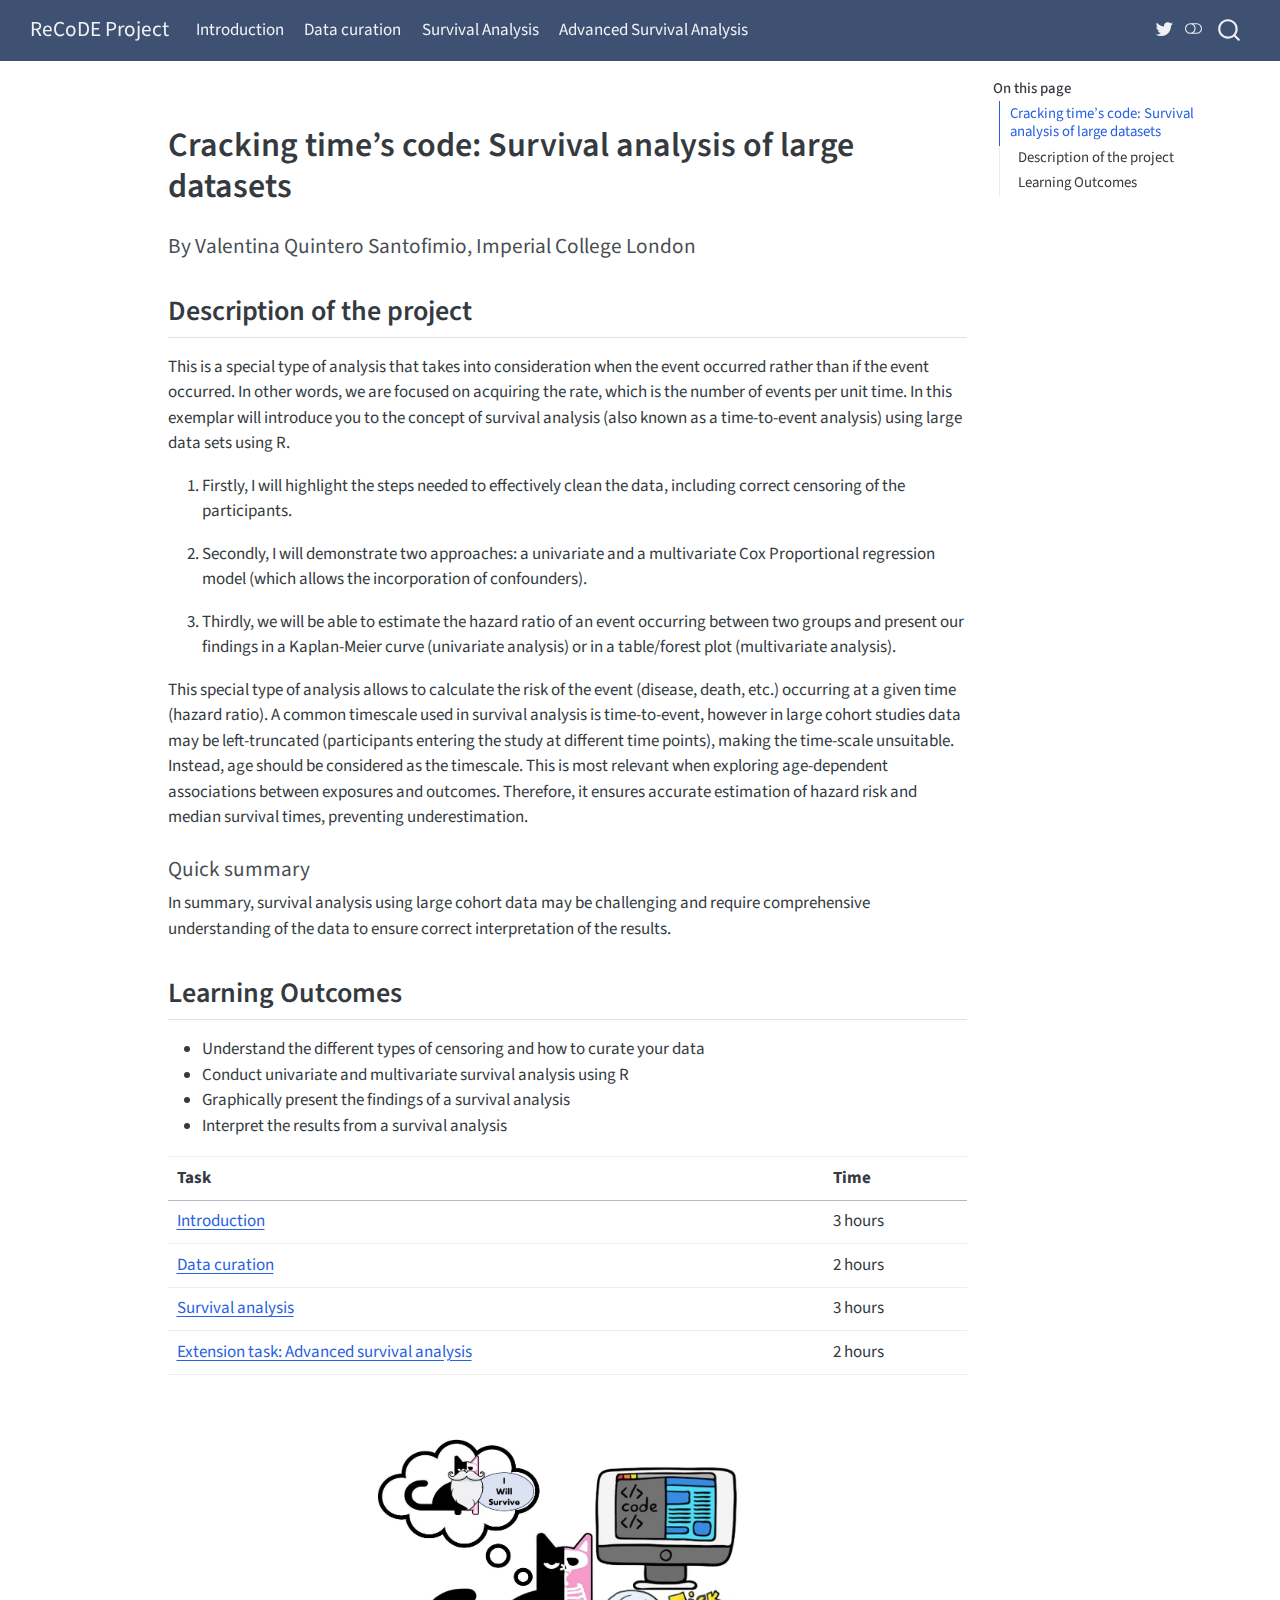
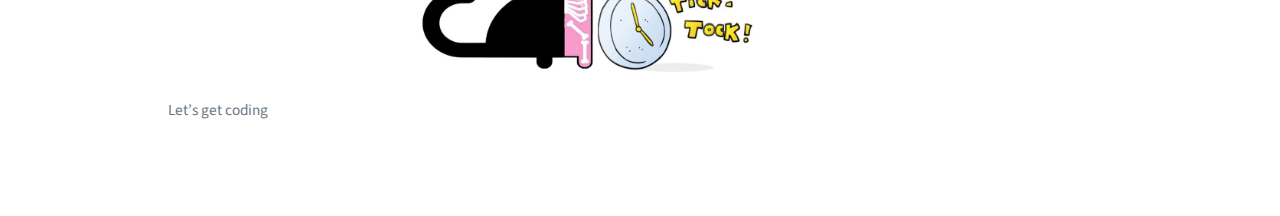
<file: index.html>
<!DOCTYPE html>
<html xmlns="http://www.w3.org/1999/xhtml" lang="en" xml:lang="en"><head>

<meta charset="utf-8">
<meta name="generator" content="quarto-1.5.53">

<meta name="viewport" content="width=device-width, initial-scale=1.0, user-scalable=yes">


<title>ReCoDE Project</title>
<style>
code{white-space: pre-wrap;}
span.smallcaps{font-variant: small-caps;}
div.columns{display: flex; gap: min(4vw, 1.5em);}
div.column{flex: auto; overflow-x: auto;}
div.hanging-indent{margin-left: 1.5em; text-indent: -1.5em;}
ul.task-list{list-style: none;}
ul.task-list li input[type="checkbox"] {
  width: 0.8em;
  margin: 0 0.8em 0.2em -1em; /* quarto-specific, see https://github.com/quarto-dev/quarto-cli/issues/4556 */ 
  vertical-align: middle;
}
</style>


<script src="site_libs/quarto-nav/quarto-nav.js"></script>
<script src="site_libs/clipboard/clipboard.min.js"></script>
<script src="site_libs/quarto-search/autocomplete.umd.js"></script>
<script src="site_libs/quarto-search/fuse.min.js"></script>
<script src="site_libs/quarto-search/quarto-search.js"></script>
<meta name="quarto:offset" content="./">
<script src="site_libs/quarto-html/quarto.js"></script>
<script src="site_libs/quarto-html/popper.min.js"></script>
<script src="site_libs/quarto-html/tippy.umd.min.js"></script>
<script src="site_libs/quarto-html/anchor.min.js"></script>
<link href="site_libs/quarto-html/tippy.css" rel="stylesheet">
<link href="site_libs/quarto-html/quarto-syntax-highlighting.css" rel="stylesheet" class="quarto-color-scheme" id="quarto-text-highlighting-styles">
<link href="site_libs/quarto-html/quarto-syntax-highlighting-dark.css" rel="prefetch" class="quarto-color-scheme quarto-color-alternate" id="quarto-text-highlighting-styles">
<script src="site_libs/bootstrap/bootstrap.min.js"></script>
<link href="site_libs/bootstrap/bootstrap-icons.css" rel="stylesheet">
<link href="site_libs/bootstrap/bootstrap.min.css" rel="stylesheet" class="quarto-color-scheme" id="quarto-bootstrap" data-mode="light">
<link href="site_libs/bootstrap/bootstrap-dark.min.css" rel="prefetch" class="quarto-color-scheme quarto-color-alternate" id="quarto-bootstrap" data-mode="dark">
<script id="quarto-search-options" type="application/json">{
  "location": "navbar",
  "copy-button": false,
  "collapse-after": 3,
  "panel-placement": "end",
  "type": "overlay",
  "limit": 50,
  "keyboard-shortcut": [
    "f",
    "/",
    "s"
  ],
  "show-item-context": false,
  "language": {
    "search-no-results-text": "No results",
    "search-matching-documents-text": "matching documents",
    "search-copy-link-title": "Copy link to search",
    "search-hide-matches-text": "Hide additional matches",
    "search-more-match-text": "more match in this document",
    "search-more-matches-text": "more matches in this document",
    "search-clear-button-title": "Clear",
    "search-text-placeholder": "",
    "search-detached-cancel-button-title": "Cancel",
    "search-submit-button-title": "Submit",
    "search-label": "Search"
  }
}</script>


<link rel="stylesheet" href="styles.css">
</head>

<body class="nav-fixed">

<div id="quarto-search-results"></div>
  <header id="quarto-header" class="headroom fixed-top">
    <nav class="navbar navbar-expand-lg " data-bs-theme="dark">
      <div class="navbar-container container-fluid">
      <div class="navbar-brand-container mx-auto">
    <a class="navbar-brand" href="./index.html">
    <span class="navbar-title">ReCoDE Project</span>
    </a>
  </div>
            <div id="quarto-search" class="" title="Search"></div>
          <button class="navbar-toggler" type="button" data-bs-toggle="collapse" data-bs-target="#navbarCollapse" aria-controls="navbarCollapse" role="menu" aria-expanded="false" aria-label="Toggle navigation" onclick="if (window.quartoToggleHeadroom) { window.quartoToggleHeadroom(); }">
  <span class="navbar-toggler-icon"></span>
</button>
          <div class="collapse navbar-collapse" id="navbarCollapse">
            <ul class="navbar-nav navbar-nav-scroll me-auto">
  <li class="nav-item">
    <a class="nav-link" href="./introduction.html"> 
<span class="menu-text">Introduction</span></a>
  </li>  
  <li class="nav-item">
    <a class="nav-link" href="./data_curation.html"> 
<span class="menu-text">Data curation</span></a>
  </li>  
  <li class="nav-item">
    <a class="nav-link" href="./survival_analysis.html"> 
<span class="menu-text">Survival Analysis</span></a>
  </li>  
  <li class="nav-item">
    <a class="nav-link" href="./extension.html"> 
<span class="menu-text">Advanced Survival Analysis</span></a>
  </li>  
</ul>
          </div> <!-- /navcollapse -->
            <div class="quarto-navbar-tools">
    <a href="https://twitter.com/quintero_val" title="" class="quarto-navigation-tool px-1" aria-label=""><i class="bi bi-twitter"></i></a>
  <a href="" class="quarto-color-scheme-toggle quarto-navigation-tool  px-1" onclick="window.quartoToggleColorScheme(); return false;" title="Toggle dark mode"><i class="bi"></i></a>
</div>
      </div> <!-- /container-fluid -->
    </nav>
</header>
<!-- content -->
<div id="quarto-content" class="quarto-container page-columns page-rows-contents page-layout-article page-navbar">
<!-- sidebar -->
<!-- margin-sidebar -->
    <div id="quarto-margin-sidebar" class="sidebar margin-sidebar">
        <nav id="TOC" role="doc-toc" class="toc-active">
    <h2 id="toc-title">On this page</h2>
   
  <ul>
  <li><a href="#cracking-times-code-survival-analysis-of-large-datasets" id="toc-cracking-times-code-survival-analysis-of-large-datasets" class="nav-link active" data-scroll-target="#cracking-times-code-survival-analysis-of-large-datasets">Cracking time’s code: Survival analysis of large datasets</a>
  <ul class="collapse">
  <li><a href="#description-of-the-project" id="toc-description-of-the-project" class="nav-link" data-scroll-target="#description-of-the-project">Description of the project</a></li>
  <li><a href="#learning-outcomes" id="toc-learning-outcomes" class="nav-link" data-scroll-target="#learning-outcomes">Learning Outcomes</a></li>
  </ul></li>
  </ul>
</nav>
    </div>
<!-- main -->
<main class="content" id="quarto-document-content">




<section id="cracking-times-code-survival-analysis-of-large-datasets" class="level1">
<h1>Cracking time’s code: Survival analysis of large datasets</h1>
<section id="by-valentina-quintero-santofimio-imperial-college-london" class="level4">
<h4 class="anchored" data-anchor-id="by-valentina-quintero-santofimio-imperial-college-london">By Valentina Quintero Santofimio, Imperial College London</h4>
</section>
<section id="description-of-the-project" class="level2">
<h2 class="anchored" data-anchor-id="description-of-the-project">Description of the project</h2>
<p>This is a special type of analysis that takes into consideration when the event occurred rather than if the event occurred. In other words, we are focused on acquiring the rate, which is the number of events per unit time. In this exemplar will introduce you to the concept of survival analysis (also known as a time-to-event analysis) using large data sets using R.</p>
<ol type="1">
<li><p>Firstly, I will highlight the steps needed to effectively clean the data, including correct censoring of the participants.</p></li>
<li><p>Secondly, I will demonstrate two approaches: a univariate and a multivariate Cox Proportional regression model (which allows the incorporation of confounders).</p></li>
<li><p>Thirdly, we will be able to estimate the hazard ratio of an event occurring between two groups and present our findings in a Kaplan-Meier curve (univariate analysis) or in a table/forest plot (multivariate analysis).</p></li>
</ol>
<p>This special type of analysis allows to calculate the risk of the event (disease, death, etc.) occurring at a given time (hazard ratio). A common timescale used in survival analysis is time-to-event, however in large cohort studies data may be left-truncated (participants entering the study at different time points), making the time-scale unsuitable. Instead, age should be considered as the timescale. This is most relevant when exploring age-dependent associations between exposures and outcomes. Therefore, it ensures accurate estimation of hazard risk and median survival times, preventing underestimation.</p>
<section id="quick-summary" class="level4">
<h4 class="anchored" data-anchor-id="quick-summary">Quick summary</h4>
<p>In summary, survival analysis using large cohort data may be challenging and require comprehensive understanding of the data to ensure correct interpretation of the results.</p>
</section>
</section>
<section id="learning-outcomes" class="level2">
<h2 class="anchored" data-anchor-id="learning-outcomes">Learning Outcomes</h2>
<ul>
<li>Understand the different types of censoring and how to curate your data</li>
<li>Conduct univariate and multivariate survival analysis using R</li>
<li>Graphically present the findings of a survival analysis</li>
<li>Interpret the results from a survival analysis</li>
</ul>
<table class="caption-top table">
<thead>
<tr class="header">
<th>Task</th>
<th>Time</th>
</tr>
</thead>
<tbody>
<tr class="odd">
<td><a href="./introduction.html">Introduction</a></td>
<td>3 hours</td>
</tr>
<tr class="even">
<td><a href="./data_curation.html">Data curation</a></td>
<td>2 hours</td>
</tr>
<tr class="odd">
<td><a href="./survival_analysis.html">Survival analysis</a></td>
<td>3 hours</td>
</tr>
<tr class="even">
<td><a href="./extension.html">Extension task: Advanced survival analysis</a></td>
<td>2 hours</td>
</tr>
</tbody>
</table>
<div class="quarto-figure quarto-figure-center">
<figure class="figure">
<p><img src="help/recode_website_index.png" class="img-fluid figure-img" style="width:50.0%"></p>
<figcaption>Let’s get coding</figcaption>
</figure>
</div>


</section>
</section>

</main> <!-- /main -->
<script id="quarto-html-after-body" type="application/javascript">
window.document.addEventListener("DOMContentLoaded", function (event) {
  const toggleBodyColorMode = (bsSheetEl) => {
    const mode = bsSheetEl.getAttribute("data-mode");
    const bodyEl = window.document.querySelector("body");
    if (mode === "dark") {
      bodyEl.classList.add("quarto-dark");
      bodyEl.classList.remove("quarto-light");
    } else {
      bodyEl.classList.add("quarto-light");
      bodyEl.classList.remove("quarto-dark");
    }
  }
  const toggleBodyColorPrimary = () => {
    const bsSheetEl = window.document.querySelector("link#quarto-bootstrap");
    if (bsSheetEl) {
      toggleBodyColorMode(bsSheetEl);
    }
  }
  toggleBodyColorPrimary();  
  const disableStylesheet = (stylesheets) => {
    for (let i=0; i < stylesheets.length; i++) {
      const stylesheet = stylesheets[i];
      stylesheet.rel = 'prefetch';
    }
  }
  const enableStylesheet = (stylesheets) => {
    for (let i=0; i < stylesheets.length; i++) {
      const stylesheet = stylesheets[i];
      stylesheet.rel = 'stylesheet';
    }
  }
  const manageTransitions = (selector, allowTransitions) => {
    const els = window.document.querySelectorAll(selector);
    for (let i=0; i < els.length; i++) {
      const el = els[i];
      if (allowTransitions) {
        el.classList.remove('notransition');
      } else {
        el.classList.add('notransition');
      }
    }
  }
  const toggleGiscusIfUsed = (isAlternate, darkModeDefault) => {
    const baseTheme = document.querySelector('#giscus-base-theme')?.value ?? 'light';
    const alternateTheme = document.querySelector('#giscus-alt-theme')?.value ?? 'dark';
    let newTheme = '';
    if(darkModeDefault) {
      newTheme = isAlternate ? baseTheme : alternateTheme;
    } else {
      newTheme = isAlternate ? alternateTheme : baseTheme;
    }
    const changeGiscusTheme = () => {
      // From: https://github.com/giscus/giscus/issues/336
      const sendMessage = (message) => {
        const iframe = document.querySelector('iframe.giscus-frame');
        if (!iframe) return;
        iframe.contentWindow.postMessage({ giscus: message }, 'https://giscus.app');
      }
      sendMessage({
        setConfig: {
          theme: newTheme
        }
      });
    }
    const isGiscussLoaded = window.document.querySelector('iframe.giscus-frame') !== null;
    if (isGiscussLoaded) {
      changeGiscusTheme();
    }
  }
  const toggleColorMode = (alternate) => {
    // Switch the stylesheets
    const alternateStylesheets = window.document.querySelectorAll('link.quarto-color-scheme.quarto-color-alternate');
    manageTransitions('#quarto-margin-sidebar .nav-link', false);
    if (alternate) {
      enableStylesheet(alternateStylesheets);
      for (const sheetNode of alternateStylesheets) {
        if (sheetNode.id === "quarto-bootstrap") {
          toggleBodyColorMode(sheetNode);
        }
      }
    } else {
      disableStylesheet(alternateStylesheets);
      toggleBodyColorPrimary();
    }
    manageTransitions('#quarto-margin-sidebar .nav-link', true);
    // Switch the toggles
    const toggles = window.document.querySelectorAll('.quarto-color-scheme-toggle');
    for (let i=0; i < toggles.length; i++) {
      const toggle = toggles[i];
      if (toggle) {
        if (alternate) {
          toggle.classList.add("alternate");     
        } else {
          toggle.classList.remove("alternate");
        }
      }
    }
    // Hack to workaround the fact that safari doesn't
    // properly recolor the scrollbar when toggling (#1455)
    if (navigator.userAgent.indexOf('Safari') > 0 && navigator.userAgent.indexOf('Chrome') == -1) {
      manageTransitions("body", false);
      window.scrollTo(0, 1);
      setTimeout(() => {
        window.scrollTo(0, 0);
        manageTransitions("body", true);
      }, 40);  
    }
  }
  const isFileUrl = () => { 
    return window.location.protocol === 'file:';
  }
  const hasAlternateSentinel = () => {  
    let styleSentinel = getColorSchemeSentinel();
    if (styleSentinel !== null) {
      return styleSentinel === "alternate";
    } else {
      return false;
    }
  }
  const setStyleSentinel = (alternate) => {
    const value = alternate ? "alternate" : "default";
    if (!isFileUrl()) {
      window.localStorage.setItem("quarto-color-scheme", value);
    } else {
      localAlternateSentinel = value;
    }
  }
  const getColorSchemeSentinel = () => {
    if (!isFileUrl()) {
      const storageValue = window.localStorage.getItem("quarto-color-scheme");
      return storageValue != null ? storageValue : localAlternateSentinel;
    } else {
      return localAlternateSentinel;
    }
  }
  const darkModeDefault = false;
  let localAlternateSentinel = darkModeDefault ? 'alternate' : 'default';
  // Dark / light mode switch
  window.quartoToggleColorScheme = () => {
    // Read the current dark / light value 
    let toAlternate = !hasAlternateSentinel();
    toggleColorMode(toAlternate);
    setStyleSentinel(toAlternate);
    toggleGiscusIfUsed(toAlternate, darkModeDefault);
  };
  // Ensure there is a toggle, if there isn't float one in the top right
  if (window.document.querySelector('.quarto-color-scheme-toggle') === null) {
    const a = window.document.createElement('a');
    a.classList.add('top-right');
    a.classList.add('quarto-color-scheme-toggle');
    a.href = "";
    a.onclick = function() { try { window.quartoToggleColorScheme(); } catch {} return false; };
    const i = window.document.createElement("i");
    i.classList.add('bi');
    a.appendChild(i);
    window.document.body.appendChild(a);
  }
  // Switch to dark mode if need be
  if (hasAlternateSentinel()) {
    toggleColorMode(true);
  } else {
    toggleColorMode(false);
  }
  const icon = "";
  const anchorJS = new window.AnchorJS();
  anchorJS.options = {
    placement: 'right',
    icon: icon
  };
  anchorJS.add('.anchored');
  const isCodeAnnotation = (el) => {
    for (const clz of el.classList) {
      if (clz.startsWith('code-annotation-')) {                     
        return true;
      }
    }
    return false;
  }
  const onCopySuccess = function(e) {
    // button target
    const button = e.trigger;
    // don't keep focus
    button.blur();
    // flash "checked"
    button.classList.add('code-copy-button-checked');
    var currentTitle = button.getAttribute("title");
    button.setAttribute("title", "Copied!");
    let tooltip;
    if (window.bootstrap) {
      button.setAttribute("data-bs-toggle", "tooltip");
      button.setAttribute("data-bs-placement", "left");
      button.setAttribute("data-bs-title", "Copied!");
      tooltip = new bootstrap.Tooltip(button, 
        { trigger: "manual", 
          customClass: "code-copy-button-tooltip",
          offset: [0, -8]});
      tooltip.show();    
    }
    setTimeout(function() {
      if (tooltip) {
        tooltip.hide();
        button.removeAttribute("data-bs-title");
        button.removeAttribute("data-bs-toggle");
        button.removeAttribute("data-bs-placement");
      }
      button.setAttribute("title", currentTitle);
      button.classList.remove('code-copy-button-checked');
    }, 1000);
    // clear code selection
    e.clearSelection();
  }
  const getTextToCopy = function(trigger) {
      const codeEl = trigger.previousElementSibling.cloneNode(true);
      for (const childEl of codeEl.children) {
        if (isCodeAnnotation(childEl)) {
          childEl.remove();
        }
      }
      return codeEl.innerText;
  }
  const clipboard = new window.ClipboardJS('.code-copy-button:not([data-in-quarto-modal])', {
    text: getTextToCopy
  });
  clipboard.on('success', onCopySuccess);
  if (window.document.getElementById('quarto-embedded-source-code-modal')) {
    // For code content inside modals, clipBoardJS needs to be initialized with a container option
    // TODO: Check when it could be a function (https://github.com/zenorocha/clipboard.js/issues/860)
    const clipboardModal = new window.ClipboardJS('.code-copy-button[data-in-quarto-modal]', {
      text: getTextToCopy,
      container: window.document.getElementById('quarto-embedded-source-code-modal')
    });
    clipboardModal.on('success', onCopySuccess);
  }
    var localhostRegex = new RegExp(/^(?:http|https):\/\/localhost\:?[0-9]*\//);
    var mailtoRegex = new RegExp(/^mailto:/);
      var filterRegex = new RegExp("https:\/\/ImperialCollegeLondon\.github\.io\/ReCoDE_Survival_analysis_LTRC_data\/");
    var isInternal = (href) => {
        return filterRegex.test(href) || localhostRegex.test(href) || mailtoRegex.test(href);
    }
    // Inspect non-navigation links and adorn them if external
 	var links = window.document.querySelectorAll('a[href]:not(.nav-link):not(.navbar-brand):not(.toc-action):not(.sidebar-link):not(.sidebar-item-toggle):not(.pagination-link):not(.no-external):not([aria-hidden]):not(.dropdown-item):not(.quarto-navigation-tool):not(.about-link)');
    for (var i=0; i<links.length; i++) {
      const link = links[i];
      if (!isInternal(link.href)) {
        // undo the damage that might have been done by quarto-nav.js in the case of
        // links that we want to consider external
        if (link.dataset.originalHref !== undefined) {
          link.href = link.dataset.originalHref;
        }
      }
    }
  function tippyHover(el, contentFn, onTriggerFn, onUntriggerFn) {
    const config = {
      allowHTML: true,
      maxWidth: 500,
      delay: 100,
      arrow: false,
      appendTo: function(el) {
          return el.parentElement;
      },
      interactive: true,
      interactiveBorder: 10,
      theme: 'quarto',
      placement: 'bottom-start',
    };
    if (contentFn) {
      config.content = contentFn;
    }
    if (onTriggerFn) {
      config.onTrigger = onTriggerFn;
    }
    if (onUntriggerFn) {
      config.onUntrigger = onUntriggerFn;
    }
    window.tippy(el, config); 
  }
  const noterefs = window.document.querySelectorAll('a[role="doc-noteref"]');
  for (var i=0; i<noterefs.length; i++) {
    const ref = noterefs[i];
    tippyHover(ref, function() {
      // use id or data attribute instead here
      let href = ref.getAttribute('data-footnote-href') || ref.getAttribute('href');
      try { href = new URL(href).hash; } catch {}
      const id = href.replace(/^#\/?/, "");
      const note = window.document.getElementById(id);
      if (note) {
        return note.innerHTML;
      } else {
        return "";
      }
    });
  }
  const xrefs = window.document.querySelectorAll('a.quarto-xref');
  const processXRef = (id, note) => {
    // Strip column container classes
    const stripColumnClz = (el) => {
      el.classList.remove("page-full", "page-columns");
      if (el.children) {
        for (const child of el.children) {
          stripColumnClz(child);
        }
      }
    }
    stripColumnClz(note)
    if (id === null || id.startsWith('sec-')) {
      // Special case sections, only their first couple elements
      const container = document.createElement("div");
      if (note.children && note.children.length > 2) {
        container.appendChild(note.children[0].cloneNode(true));
        for (let i = 1; i < note.children.length; i++) {
          const child = note.children[i];
          if (child.tagName === "P" && child.innerText === "") {
            continue;
          } else {
            container.appendChild(child.cloneNode(true));
            break;
          }
        }
        if (window.Quarto?.typesetMath) {
          window.Quarto.typesetMath(container);
        }
        return container.innerHTML
      } else {
        if (window.Quarto?.typesetMath) {
          window.Quarto.typesetMath(note);
        }
        return note.innerHTML;
      }
    } else {
      // Remove any anchor links if they are present
      const anchorLink = note.querySelector('a.anchorjs-link');
      if (anchorLink) {
        anchorLink.remove();
      }
      if (window.Quarto?.typesetMath) {
        window.Quarto.typesetMath(note);
      }
      // TODO in 1.5, we should make sure this works without a callout special case
      if (note.classList.contains("callout")) {
        return note.outerHTML;
      } else {
        return note.innerHTML;
      }
    }
  }
  for (var i=0; i<xrefs.length; i++) {
    const xref = xrefs[i];
    tippyHover(xref, undefined, function(instance) {
      instance.disable();
      let url = xref.getAttribute('href');
      let hash = undefined; 
      if (url.startsWith('#')) {
        hash = url;
      } else {
        try { hash = new URL(url).hash; } catch {}
      }
      if (hash) {
        const id = hash.replace(/^#\/?/, "");
        const note = window.document.getElementById(id);
        if (note !== null) {
          try {
            const html = processXRef(id, note.cloneNode(true));
            instance.setContent(html);
          } finally {
            instance.enable();
            instance.show();
          }
        } else {
          // See if we can fetch this
          fetch(url.split('#')[0])
          .then(res => res.text())
          .then(html => {
            const parser = new DOMParser();
            const htmlDoc = parser.parseFromString(html, "text/html");
            const note = htmlDoc.getElementById(id);
            if (note !== null) {
              const html = processXRef(id, note);
              instance.setContent(html);
            } 
          }).finally(() => {
            instance.enable();
            instance.show();
          });
        }
      } else {
        // See if we can fetch a full url (with no hash to target)
        // This is a special case and we should probably do some content thinning / targeting
        fetch(url)
        .then(res => res.text())
        .then(html => {
          const parser = new DOMParser();
          const htmlDoc = parser.parseFromString(html, "text/html");
          const note = htmlDoc.querySelector('main.content');
          if (note !== null) {
            // This should only happen for chapter cross references
            // (since there is no id in the URL)
            // remove the first header
            if (note.children.length > 0 && note.children[0].tagName === "HEADER") {
              note.children[0].remove();
            }
            const html = processXRef(null, note);
            instance.setContent(html);
          } 
        }).finally(() => {
          instance.enable();
          instance.show();
        });
      }
    }, function(instance) {
    });
  }
      let selectedAnnoteEl;
      const selectorForAnnotation = ( cell, annotation) => {
        let cellAttr = 'data-code-cell="' + cell + '"';
        let lineAttr = 'data-code-annotation="' +  annotation + '"';
        const selector = 'span[' + cellAttr + '][' + lineAttr + ']';
        return selector;
      }
      const selectCodeLines = (annoteEl) => {
        const doc = window.document;
        const targetCell = annoteEl.getAttribute("data-target-cell");
        const targetAnnotation = annoteEl.getAttribute("data-target-annotation");
        const annoteSpan = window.document.querySelector(selectorForAnnotation(targetCell, targetAnnotation));
        const lines = annoteSpan.getAttribute("data-code-lines").split(",");
        const lineIds = lines.map((line) => {
          return targetCell + "-" + line;
        })
        let top = null;
        let height = null;
        let parent = null;
        if (lineIds.length > 0) {
            //compute the position of the single el (top and bottom and make a div)
            const el = window.document.getElementById(lineIds[0]);
            top = el.offsetTop;
            height = el.offsetHeight;
            parent = el.parentElement.parentElement;
          if (lineIds.length > 1) {
            const lastEl = window.document.getElementById(lineIds[lineIds.length - 1]);
            const bottom = lastEl.offsetTop + lastEl.offsetHeight;
            height = bottom - top;
          }
          if (top !== null && height !== null && parent !== null) {
            // cook up a div (if necessary) and position it 
            let div = window.document.getElementById("code-annotation-line-highlight");
            if (div === null) {
              div = window.document.createElement("div");
              div.setAttribute("id", "code-annotation-line-highlight");
              div.style.position = 'absolute';
              parent.appendChild(div);
            }
            div.style.top = top - 2 + "px";
            div.style.height = height + 4 + "px";
            div.style.left = 0;
            let gutterDiv = window.document.getElementById("code-annotation-line-highlight-gutter");
            if (gutterDiv === null) {
              gutterDiv = window.document.createElement("div");
              gutterDiv.setAttribute("id", "code-annotation-line-highlight-gutter");
              gutterDiv.style.position = 'absolute';
              const codeCell = window.document.getElementById(targetCell);
              const gutter = codeCell.querySelector('.code-annotation-gutter');
              gutter.appendChild(gutterDiv);
            }
            gutterDiv.style.top = top - 2 + "px";
            gutterDiv.style.height = height + 4 + "px";
          }
          selectedAnnoteEl = annoteEl;
        }
      };
      const unselectCodeLines = () => {
        const elementsIds = ["code-annotation-line-highlight", "code-annotation-line-highlight-gutter"];
        elementsIds.forEach((elId) => {
          const div = window.document.getElementById(elId);
          if (div) {
            div.remove();
          }
        });
        selectedAnnoteEl = undefined;
      };
        // Handle positioning of the toggle
    window.addEventListener(
      "resize",
      throttle(() => {
        elRect = undefined;
        if (selectedAnnoteEl) {
          selectCodeLines(selectedAnnoteEl);
        }
      }, 10)
    );
    function throttle(fn, ms) {
    let throttle = false;
    let timer;
      return (...args) => {
        if(!throttle) { // first call gets through
            fn.apply(this, args);
            throttle = true;
        } else { // all the others get throttled
            if(timer) clearTimeout(timer); // cancel #2
            timer = setTimeout(() => {
              fn.apply(this, args);
              timer = throttle = false;
            }, ms);
        }
      };
    }
      // Attach click handler to the DT
      const annoteDls = window.document.querySelectorAll('dt[data-target-cell]');
      for (const annoteDlNode of annoteDls) {
        annoteDlNode.addEventListener('click', (event) => {
          const clickedEl = event.target;
          if (clickedEl !== selectedAnnoteEl) {
            unselectCodeLines();
            const activeEl = window.document.querySelector('dt[data-target-cell].code-annotation-active');
            if (activeEl) {
              activeEl.classList.remove('code-annotation-active');
            }
            selectCodeLines(clickedEl);
            clickedEl.classList.add('code-annotation-active');
          } else {
            // Unselect the line
            unselectCodeLines();
            clickedEl.classList.remove('code-annotation-active');
          }
        });
      }
  const findCites = (el) => {
    const parentEl = el.parentElement;
    if (parentEl) {
      const cites = parentEl.dataset.cites;
      if (cites) {
        return {
          el,
          cites: cites.split(' ')
        };
      } else {
        return findCites(el.parentElement)
      }
    } else {
      return undefined;
    }
  };
  var bibliorefs = window.document.querySelectorAll('a[role="doc-biblioref"]');
  for (var i=0; i<bibliorefs.length; i++) {
    const ref = bibliorefs[i];
    const citeInfo = findCites(ref);
    if (citeInfo) {
      tippyHover(citeInfo.el, function() {
        var popup = window.document.createElement('div');
        citeInfo.cites.forEach(function(cite) {
          var citeDiv = window.document.createElement('div');
          citeDiv.classList.add('hanging-indent');
          citeDiv.classList.add('csl-entry');
          var biblioDiv = window.document.getElementById('ref-' + cite);
          if (biblioDiv) {
            citeDiv.innerHTML = biblioDiv.innerHTML;
          }
          popup.appendChild(citeDiv);
        });
        return popup.innerHTML;
      });
    }
  }
});
</script>
</div> <!-- /content -->




</body></html>
</file>
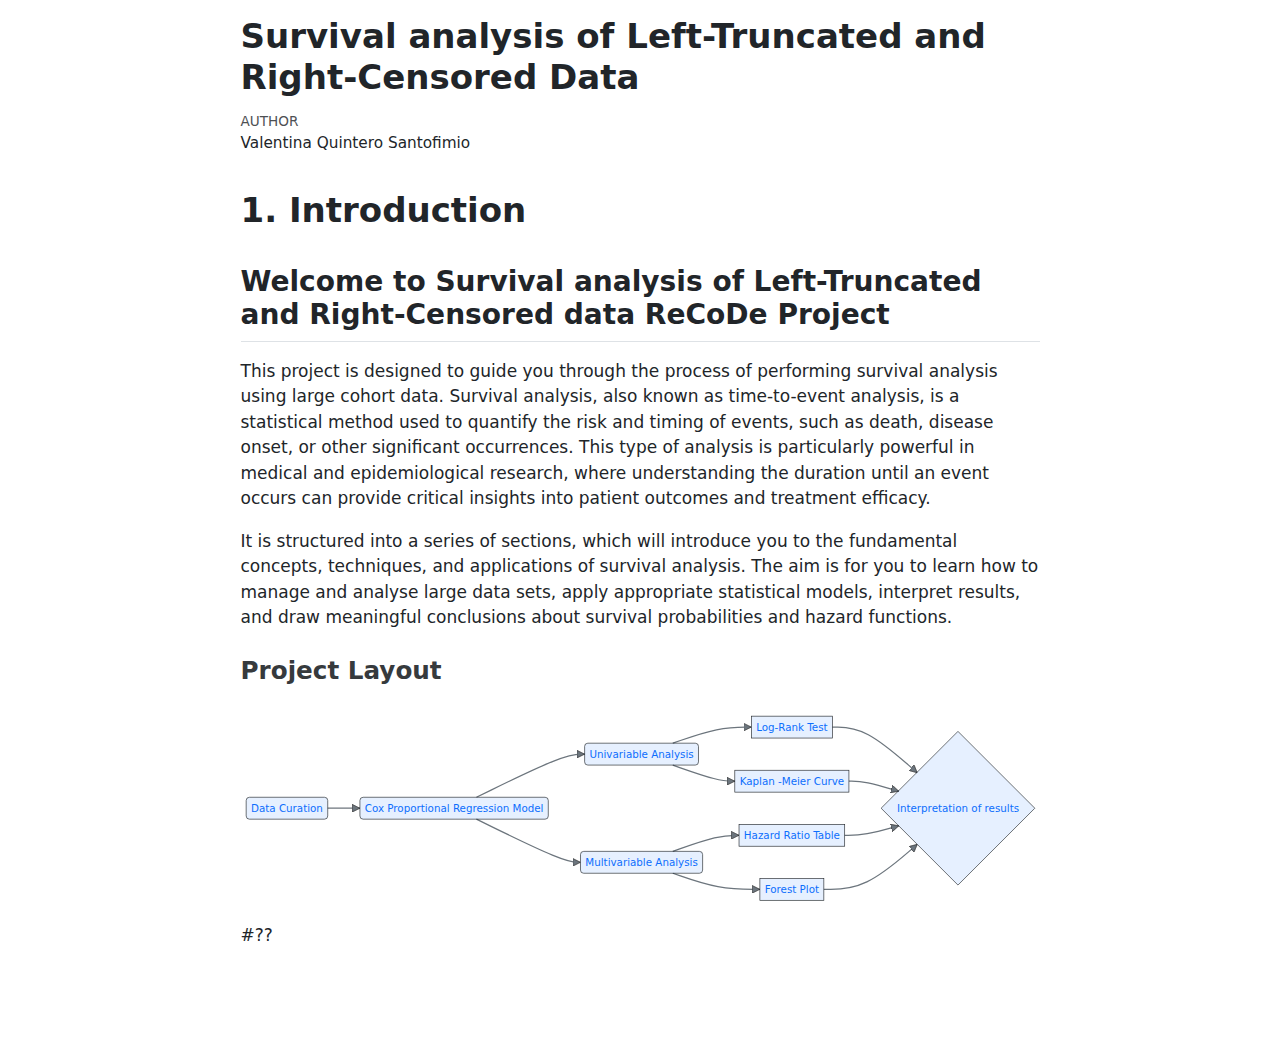
<file: 1. Introduction_Survival_analysis.html>
<!DOCTYPE html>
<html xmlns="http://www.w3.org/1999/xhtml" lang="en" xml:lang="en"><head>

<meta charset="utf-8">
<meta name="generator" content="quarto-1.4.554">

<meta name="viewport" content="width=device-width, initial-scale=1.0, user-scalable=yes">

<meta name="author" content="Valentina Quintero Santofimio">

<title>Survival analysis of Left-Truncated and Right-Censored Data</title>
<style>
code{white-space: pre-wrap;}
span.smallcaps{font-variant: small-caps;}
div.columns{display: flex; gap: min(4vw, 1.5em);}
div.column{flex: auto; overflow-x: auto;}
div.hanging-indent{margin-left: 1.5em; text-indent: -1.5em;}
ul.task-list{list-style: none;}
ul.task-list li input[type="checkbox"] {
  width: 0.8em;
  margin: 0 0.8em 0.2em -1em; /* quarto-specific, see https://github.com/quarto-dev/quarto-cli/issues/4556 */ 
  vertical-align: middle;
}
</style>


<script src="1. Introduction_Survival_analysis_files/libs/clipboard/clipboard.min.js"></script>
<script src="1. Introduction_Survival_analysis_files/libs/quarto-html/quarto.js"></script>
<script src="1. Introduction_Survival_analysis_files/libs/quarto-html/popper.min.js"></script>
<script src="1. Introduction_Survival_analysis_files/libs/quarto-html/tippy.umd.min.js"></script>
<script src="1. Introduction_Survival_analysis_files/libs/quarto-html/anchor.min.js"></script>
<link href="1. Introduction_Survival_analysis_files/libs/quarto-html/tippy.css" rel="stylesheet">
<link href="1. Introduction_Survival_analysis_files/libs/quarto-html/quarto-syntax-highlighting.css" rel="stylesheet" id="quarto-text-highlighting-styles">
<script src="1. Introduction_Survival_analysis_files/libs/bootstrap/bootstrap.min.js"></script>
<link href="1. Introduction_Survival_analysis_files/libs/bootstrap/bootstrap-icons.css" rel="stylesheet">
<link href="1. Introduction_Survival_analysis_files/libs/bootstrap/bootstrap.min.css" rel="stylesheet" id="quarto-bootstrap" data-mode="light">
<script src="1. Introduction_Survival_analysis_files/libs/quarto-diagram/mermaid.min.js"></script>
<script src="1. Introduction_Survival_analysis_files/libs/quarto-diagram/mermaid-init.js"></script>
<link href="1. Introduction_Survival_analysis_files/libs/quarto-diagram/mermaid.css" rel="stylesheet">


</head>

<body class="fullcontent">

<div id="quarto-content" class="page-columns page-rows-contents page-layout-article">

<main class="content" id="quarto-document-content">

<header id="title-block-header" class="quarto-title-block default">
<div class="quarto-title">
<h1 class="title">Survival analysis of Left-Truncated and Right-Censored Data</h1>
</div>



<div class="quarto-title-meta">

    <div>
    <div class="quarto-title-meta-heading">Author</div>
    <div class="quarto-title-meta-contents">
             <p>Valentina Quintero Santofimio </p>
          </div>
  </div>
    
  
    
  </div>
  


</header>


<section id="introduction" class="level1">
<h1>1. Introduction</h1>
<section id="welcome-to-survival-analysis-of-left-truncated-and-right-censored-data-recode-project" class="level2">
<h2 class="anchored" data-anchor-id="welcome-to-survival-analysis-of-left-truncated-and-right-censored-data-recode-project">Welcome to Survival analysis of Left-Truncated and Right-Censored data ReCoDe Project</h2>
<p>This project is designed to guide you through the process of performing survival analysis using large cohort data. Survival analysis, also known as time-to-event analysis, is a statistical method used to quantify the risk and timing of events, such as death, disease onset, or other significant occurrences. This type of analysis is particularly powerful in medical and epidemiological research, where understanding the duration until an event occurs can provide critical insights into patient outcomes and treatment efficacy.</p>
<p>It is structured into a series of sections, which will introduce you to the fundamental concepts, techniques, and applications of survival analysis. The aim is for you to learn how to manage and analyse large data sets, apply appropriate statistical models, interpret results, and draw meaningful conclusions about survival probabilities and hazard functions.</p>
<section id="project-layout" class="level3">
<h3 class="anchored" data-anchor-id="project-layout">Project Layout</h3>
<div class="cell" data-layout-align="default">
<div class="cell-output-display">
<div>
<p></p><figure class="figure"><p></p>
<div>
<pre class="mermaid mermaid-js">flowchart LR
  A(Data Curation) --&gt; B(Cox Proportional Regression Model)
  B --&gt; C(Univariable Analysis)
  B --&gt; D(Multivariable Analysis)
  C --&gt; E[Kaplan -Meier Curve]
  C --&gt; F[Log-Rank Test]
  D --&gt; G[Hazard Ratio Table]
  D --&gt; H[Forest Plot]
  
  F --&gt; I{Interpretation of results}
  E --&gt; I
  G --&gt; I
  H --&gt; I
</pre>
</div>
<p></p></figure><p></p>
</div>
</div>
</div>
<p>#??</p>
</section>
</section>
</section>

</main>
<!-- /main column -->
<script id="quarto-html-after-body" type="application/javascript">
window.document.addEventListener("DOMContentLoaded", function (event) {
  const toggleBodyColorMode = (bsSheetEl) => {
    const mode = bsSheetEl.getAttribute("data-mode");
    const bodyEl = window.document.querySelector("body");
    if (mode === "dark") {
      bodyEl.classList.add("quarto-dark");
      bodyEl.classList.remove("quarto-light");
    } else {
      bodyEl.classList.add("quarto-light");
      bodyEl.classList.remove("quarto-dark");
    }
  }
  const toggleBodyColorPrimary = () => {
    const bsSheetEl = window.document.querySelector("link#quarto-bootstrap");
    if (bsSheetEl) {
      toggleBodyColorMode(bsSheetEl);
    }
  }
  toggleBodyColorPrimary();  
  const icon = "";
  const anchorJS = new window.AnchorJS();
  anchorJS.options = {
    placement: 'right',
    icon: icon
  };
  anchorJS.add('.anchored');
  const isCodeAnnotation = (el) => {
    for (const clz of el.classList) {
      if (clz.startsWith('code-annotation-')) {                     
        return true;
      }
    }
    return false;
  }
  const clipboard = new window.ClipboardJS('.code-copy-button', {
    text: function(trigger) {
      const codeEl = trigger.previousElementSibling.cloneNode(true);
      for (const childEl of codeEl.children) {
        if (isCodeAnnotation(childEl)) {
          childEl.remove();
        }
      }
      return codeEl.innerText;
    }
  });
  clipboard.on('success', function(e) {
    // button target
    const button = e.trigger;
    // don't keep focus
    button.blur();
    // flash "checked"
    button.classList.add('code-copy-button-checked');
    var currentTitle = button.getAttribute("title");
    button.setAttribute("title", "Copied!");
    let tooltip;
    if (window.bootstrap) {
      button.setAttribute("data-bs-toggle", "tooltip");
      button.setAttribute("data-bs-placement", "left");
      button.setAttribute("data-bs-title", "Copied!");
      tooltip = new bootstrap.Tooltip(button, 
        { trigger: "manual", 
          customClass: "code-copy-button-tooltip",
          offset: [0, -8]});
      tooltip.show();    
    }
    setTimeout(function() {
      if (tooltip) {
        tooltip.hide();
        button.removeAttribute("data-bs-title");
        button.removeAttribute("data-bs-toggle");
        button.removeAttribute("data-bs-placement");
      }
      button.setAttribute("title", currentTitle);
      button.classList.remove('code-copy-button-checked');
    }, 1000);
    // clear code selection
    e.clearSelection();
  });
    var localhostRegex = new RegExp(/^(?:http|https):\/\/localhost\:?[0-9]*\//);
    var mailtoRegex = new RegExp(/^mailto:/);
      var filterRegex = new RegExp('/' + window.location.host + '/');
    var isInternal = (href) => {
        return filterRegex.test(href) || localhostRegex.test(href) || mailtoRegex.test(href);
    }
    // Inspect non-navigation links and adorn them if external
 	var links = window.document.querySelectorAll('a[href]:not(.nav-link):not(.navbar-brand):not(.toc-action):not(.sidebar-link):not(.sidebar-item-toggle):not(.pagination-link):not(.no-external):not([aria-hidden]):not(.dropdown-item):not(.quarto-navigation-tool)');
    for (var i=0; i<links.length; i++) {
      const link = links[i];
      if (!isInternal(link.href)) {
        // undo the damage that might have been done by quarto-nav.js in the case of
        // links that we want to consider external
        if (link.dataset.originalHref !== undefined) {
          link.href = link.dataset.originalHref;
        }
      }
    }
  function tippyHover(el, contentFn, onTriggerFn, onUntriggerFn) {
    const config = {
      allowHTML: true,
      maxWidth: 500,
      delay: 100,
      arrow: false,
      appendTo: function(el) {
          return el.parentElement;
      },
      interactive: true,
      interactiveBorder: 10,
      theme: 'quarto',
      placement: 'bottom-start',
    };
    if (contentFn) {
      config.content = contentFn;
    }
    if (onTriggerFn) {
      config.onTrigger = onTriggerFn;
    }
    if (onUntriggerFn) {
      config.onUntrigger = onUntriggerFn;
    }
    window.tippy(el, config); 
  }
  const noterefs = window.document.querySelectorAll('a[role="doc-noteref"]');
  for (var i=0; i<noterefs.length; i++) {
    const ref = noterefs[i];
    tippyHover(ref, function() {
      // use id or data attribute instead here
      let href = ref.getAttribute('data-footnote-href') || ref.getAttribute('href');
      try { href = new URL(href).hash; } catch {}
      const id = href.replace(/^#\/?/, "");
      const note = window.document.getElementById(id);
      if (note) {
        return note.innerHTML;
      } else {
        return "";
      }
    });
  }
  const xrefs = window.document.querySelectorAll('a.quarto-xref');
  const processXRef = (id, note) => {
    // Strip column container classes
    const stripColumnClz = (el) => {
      el.classList.remove("page-full", "page-columns");
      if (el.children) {
        for (const child of el.children) {
          stripColumnClz(child);
        }
      }
    }
    stripColumnClz(note)
    if (id === null || id.startsWith('sec-')) {
      // Special case sections, only their first couple elements
      const container = document.createElement("div");
      if (note.children && note.children.length > 2) {
        container.appendChild(note.children[0].cloneNode(true));
        for (let i = 1; i < note.children.length; i++) {
          const child = note.children[i];
          if (child.tagName === "P" && child.innerText === "") {
            continue;
          } else {
            container.appendChild(child.cloneNode(true));
            break;
          }
        }
        if (window.Quarto?.typesetMath) {
          window.Quarto.typesetMath(container);
        }
        return container.innerHTML
      } else {
        if (window.Quarto?.typesetMath) {
          window.Quarto.typesetMath(note);
        }
        return note.innerHTML;
      }
    } else {
      // Remove any anchor links if they are present
      const anchorLink = note.querySelector('a.anchorjs-link');
      if (anchorLink) {
        anchorLink.remove();
      }
      if (window.Quarto?.typesetMath) {
        window.Quarto.typesetMath(note);
      }
      // TODO in 1.5, we should make sure this works without a callout special case
      if (note.classList.contains("callout")) {
        return note.outerHTML;
      } else {
        return note.innerHTML;
      }
    }
  }
  for (var i=0; i<xrefs.length; i++) {
    const xref = xrefs[i];
    tippyHover(xref, undefined, function(instance) {
      instance.disable();
      let url = xref.getAttribute('href');
      let hash = undefined; 
      if (url.startsWith('#')) {
        hash = url;
      } else {
        try { hash = new URL(url).hash; } catch {}
      }
      if (hash) {
        const id = hash.replace(/^#\/?/, "");
        const note = window.document.getElementById(id);
        if (note !== null) {
          try {
            const html = processXRef(id, note.cloneNode(true));
            instance.setContent(html);
          } finally {
            instance.enable();
            instance.show();
          }
        } else {
          // See if we can fetch this
          fetch(url.split('#')[0])
          .then(res => res.text())
          .then(html => {
            const parser = new DOMParser();
            const htmlDoc = parser.parseFromString(html, "text/html");
            const note = htmlDoc.getElementById(id);
            if (note !== null) {
              const html = processXRef(id, note);
              instance.setContent(html);
            } 
          }).finally(() => {
            instance.enable();
            instance.show();
          });
        }
      } else {
        // See if we can fetch a full url (with no hash to target)
        // This is a special case and we should probably do some content thinning / targeting
        fetch(url)
        .then(res => res.text())
        .then(html => {
          const parser = new DOMParser();
          const htmlDoc = parser.parseFromString(html, "text/html");
          const note = htmlDoc.querySelector('main.content');
          if (note !== null) {
            // This should only happen for chapter cross references
            // (since there is no id in the URL)
            // remove the first header
            if (note.children.length > 0 && note.children[0].tagName === "HEADER") {
              note.children[0].remove();
            }
            const html = processXRef(null, note);
            instance.setContent(html);
          } 
        }).finally(() => {
          instance.enable();
          instance.show();
        });
      }
    }, function(instance) {
    });
  }
      let selectedAnnoteEl;
      const selectorForAnnotation = ( cell, annotation) => {
        let cellAttr = 'data-code-cell="' + cell + '"';
        let lineAttr = 'data-code-annotation="' +  annotation + '"';
        const selector = 'span[' + cellAttr + '][' + lineAttr + ']';
        return selector;
      }
      const selectCodeLines = (annoteEl) => {
        const doc = window.document;
        const targetCell = annoteEl.getAttribute("data-target-cell");
        const targetAnnotation = annoteEl.getAttribute("data-target-annotation");
        const annoteSpan = window.document.querySelector(selectorForAnnotation(targetCell, targetAnnotation));
        const lines = annoteSpan.getAttribute("data-code-lines").split(",");
        const lineIds = lines.map((line) => {
          return targetCell + "-" + line;
        })
        let top = null;
        let height = null;
        let parent = null;
        if (lineIds.length > 0) {
            //compute the position of the single el (top and bottom and make a div)
            const el = window.document.getElementById(lineIds[0]);
            top = el.offsetTop;
            height = el.offsetHeight;
            parent = el.parentElement.parentElement;
          if (lineIds.length > 1) {
            const lastEl = window.document.getElementById(lineIds[lineIds.length - 1]);
            const bottom = lastEl.offsetTop + lastEl.offsetHeight;
            height = bottom - top;
          }
          if (top !== null && height !== null && parent !== null) {
            // cook up a div (if necessary) and position it 
            let div = window.document.getElementById("code-annotation-line-highlight");
            if (div === null) {
              div = window.document.createElement("div");
              div.setAttribute("id", "code-annotation-line-highlight");
              div.style.position = 'absolute';
              parent.appendChild(div);
            }
            div.style.top = top - 2 + "px";
            div.style.height = height + 4 + "px";
            div.style.left = 0;
            let gutterDiv = window.document.getElementById("code-annotation-line-highlight-gutter");
            if (gutterDiv === null) {
              gutterDiv = window.document.createElement("div");
              gutterDiv.setAttribute("id", "code-annotation-line-highlight-gutter");
              gutterDiv.style.position = 'absolute';
              const codeCell = window.document.getElementById(targetCell);
              const gutter = codeCell.querySelector('.code-annotation-gutter');
              gutter.appendChild(gutterDiv);
            }
            gutterDiv.style.top = top - 2 + "px";
            gutterDiv.style.height = height + 4 + "px";
          }
          selectedAnnoteEl = annoteEl;
        }
      };
      const unselectCodeLines = () => {
        const elementsIds = ["code-annotation-line-highlight", "code-annotation-line-highlight-gutter"];
        elementsIds.forEach((elId) => {
          const div = window.document.getElementById(elId);
          if (div) {
            div.remove();
          }
        });
        selectedAnnoteEl = undefined;
      };
        // Handle positioning of the toggle
    window.addEventListener(
      "resize",
      throttle(() => {
        elRect = undefined;
        if (selectedAnnoteEl) {
          selectCodeLines(selectedAnnoteEl);
        }
      }, 10)
    );
    function throttle(fn, ms) {
    let throttle = false;
    let timer;
      return (...args) => {
        if(!throttle) { // first call gets through
            fn.apply(this, args);
            throttle = true;
        } else { // all the others get throttled
            if(timer) clearTimeout(timer); // cancel #2
            timer = setTimeout(() => {
              fn.apply(this, args);
              timer = throttle = false;
            }, ms);
        }
      };
    }
      // Attach click handler to the DT
      const annoteDls = window.document.querySelectorAll('dt[data-target-cell]');
      for (const annoteDlNode of annoteDls) {
        annoteDlNode.addEventListener('click', (event) => {
          const clickedEl = event.target;
          if (clickedEl !== selectedAnnoteEl) {
            unselectCodeLines();
            const activeEl = window.document.querySelector('dt[data-target-cell].code-annotation-active');
            if (activeEl) {
              activeEl.classList.remove('code-annotation-active');
            }
            selectCodeLines(clickedEl);
            clickedEl.classList.add('code-annotation-active');
          } else {
            // Unselect the line
            unselectCodeLines();
            clickedEl.classList.remove('code-annotation-active');
          }
        });
      }
  const findCites = (el) => {
    const parentEl = el.parentElement;
    if (parentEl) {
      const cites = parentEl.dataset.cites;
      if (cites) {
        return {
          el,
          cites: cites.split(' ')
        };
      } else {
        return findCites(el.parentElement)
      }
    } else {
      return undefined;
    }
  };
  var bibliorefs = window.document.querySelectorAll('a[role="doc-biblioref"]');
  for (var i=0; i<bibliorefs.length; i++) {
    const ref = bibliorefs[i];
    const citeInfo = findCites(ref);
    if (citeInfo) {
      tippyHover(citeInfo.el, function() {
        var popup = window.document.createElement('div');
        citeInfo.cites.forEach(function(cite) {
          var citeDiv = window.document.createElement('div');
          citeDiv.classList.add('hanging-indent');
          citeDiv.classList.add('csl-entry');
          var biblioDiv = window.document.getElementById('ref-' + cite);
          if (biblioDiv) {
            citeDiv.innerHTML = biblioDiv.innerHTML;
          }
          popup.appendChild(citeDiv);
        });
        return popup.innerHTML;
      });
    }
  }
});
</script>
</div> <!-- /content -->




</body></html>
</file>
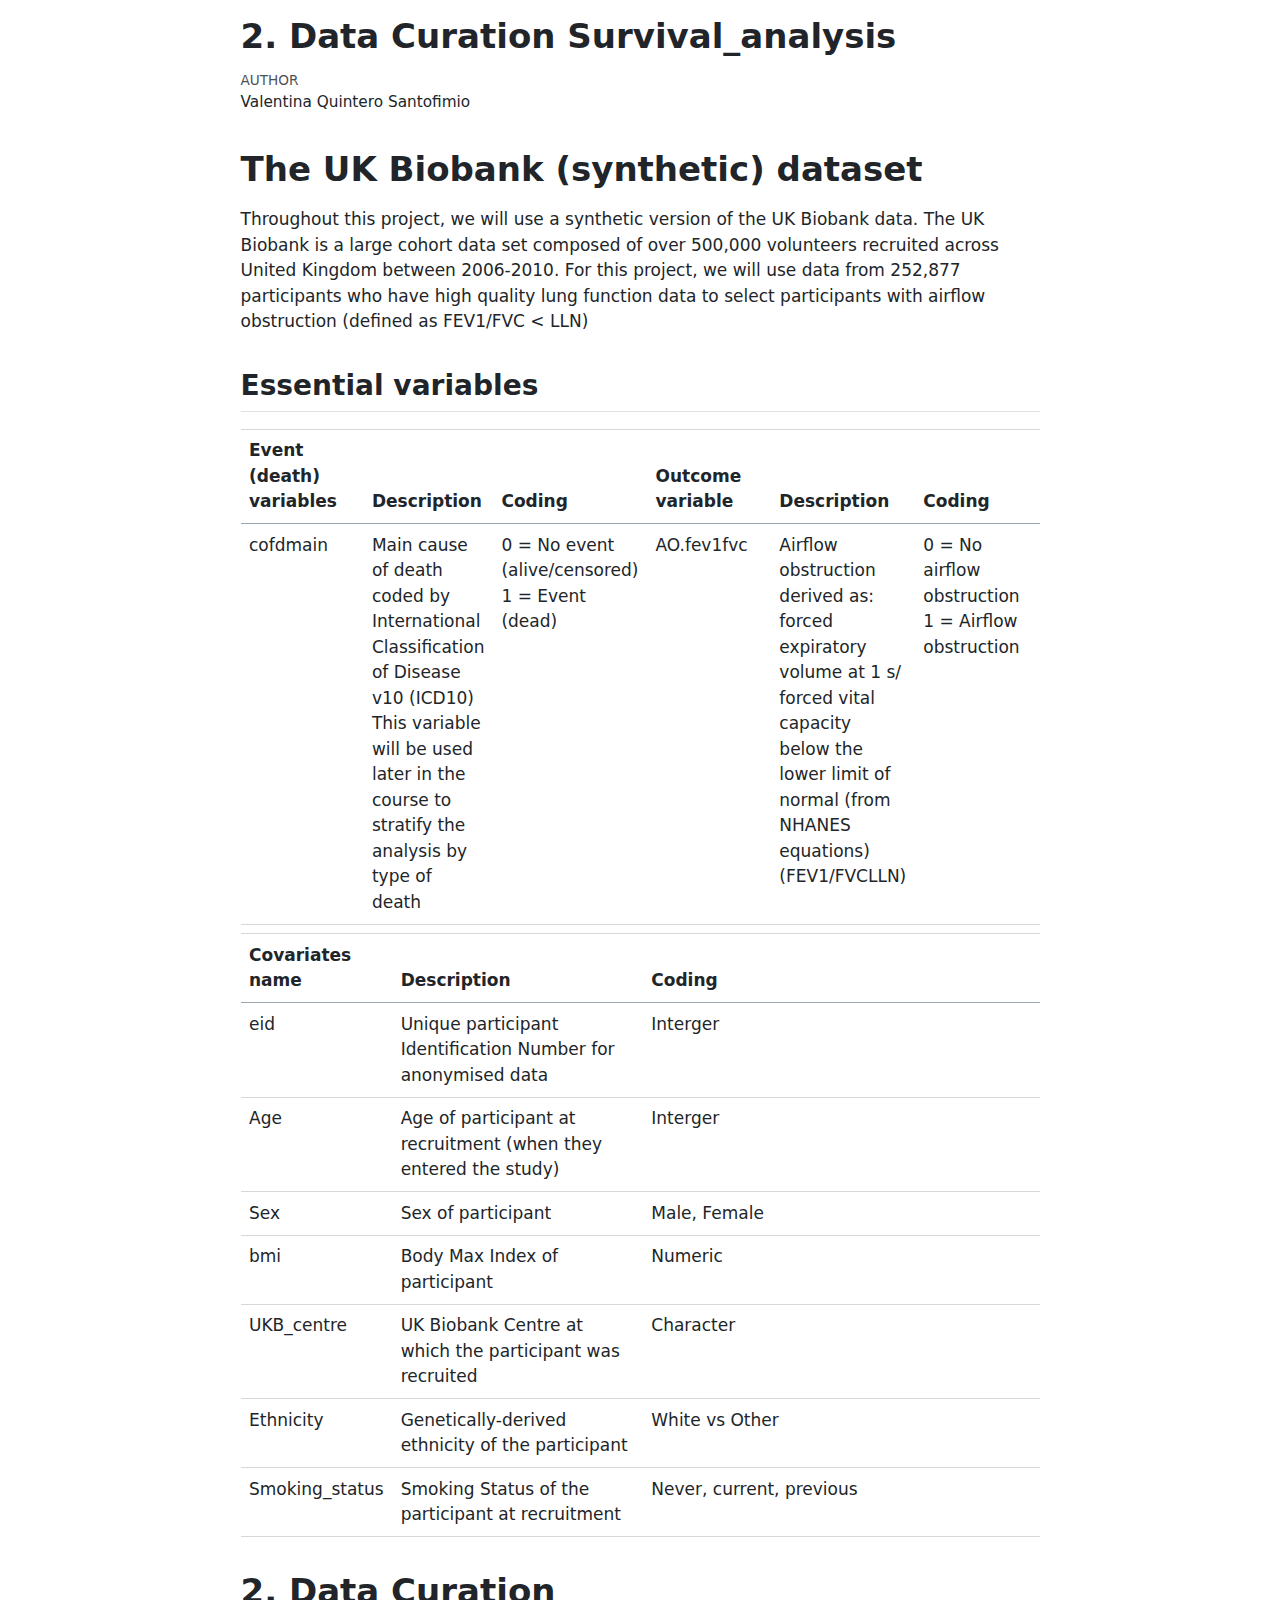
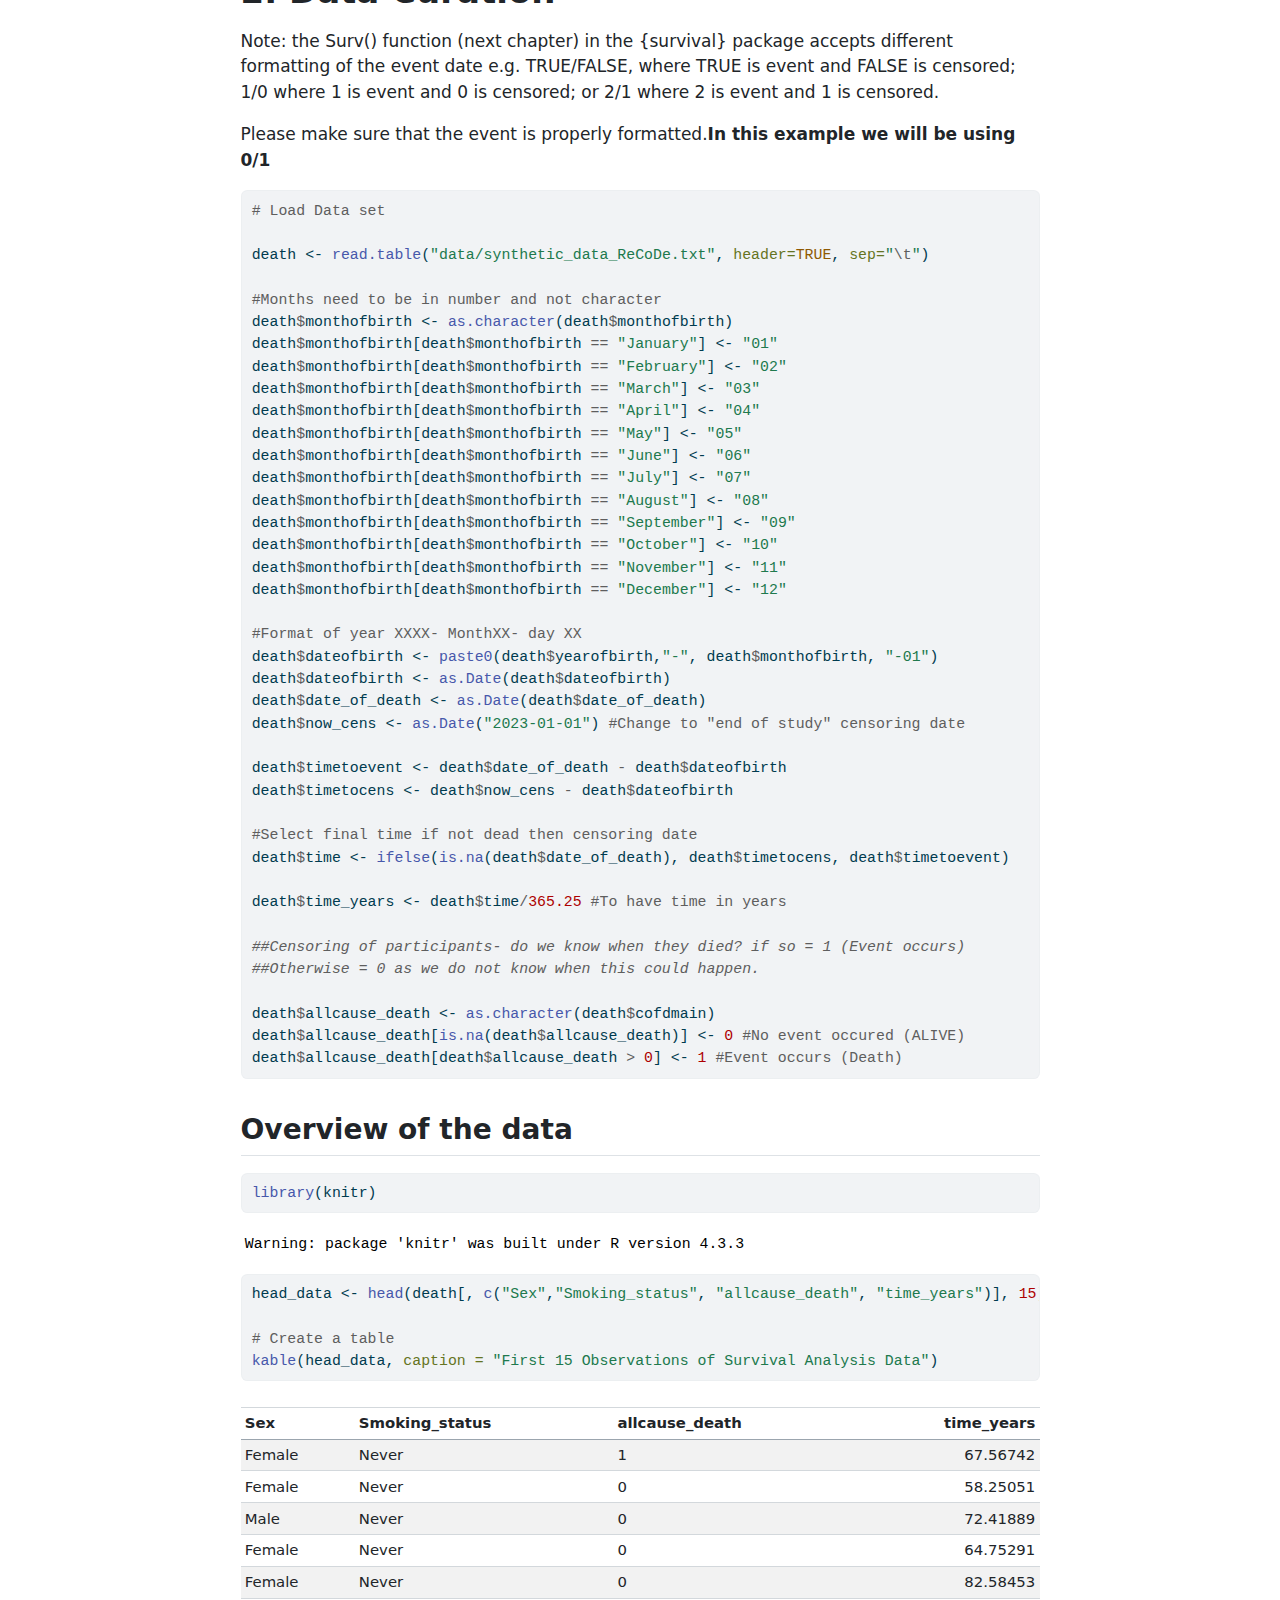
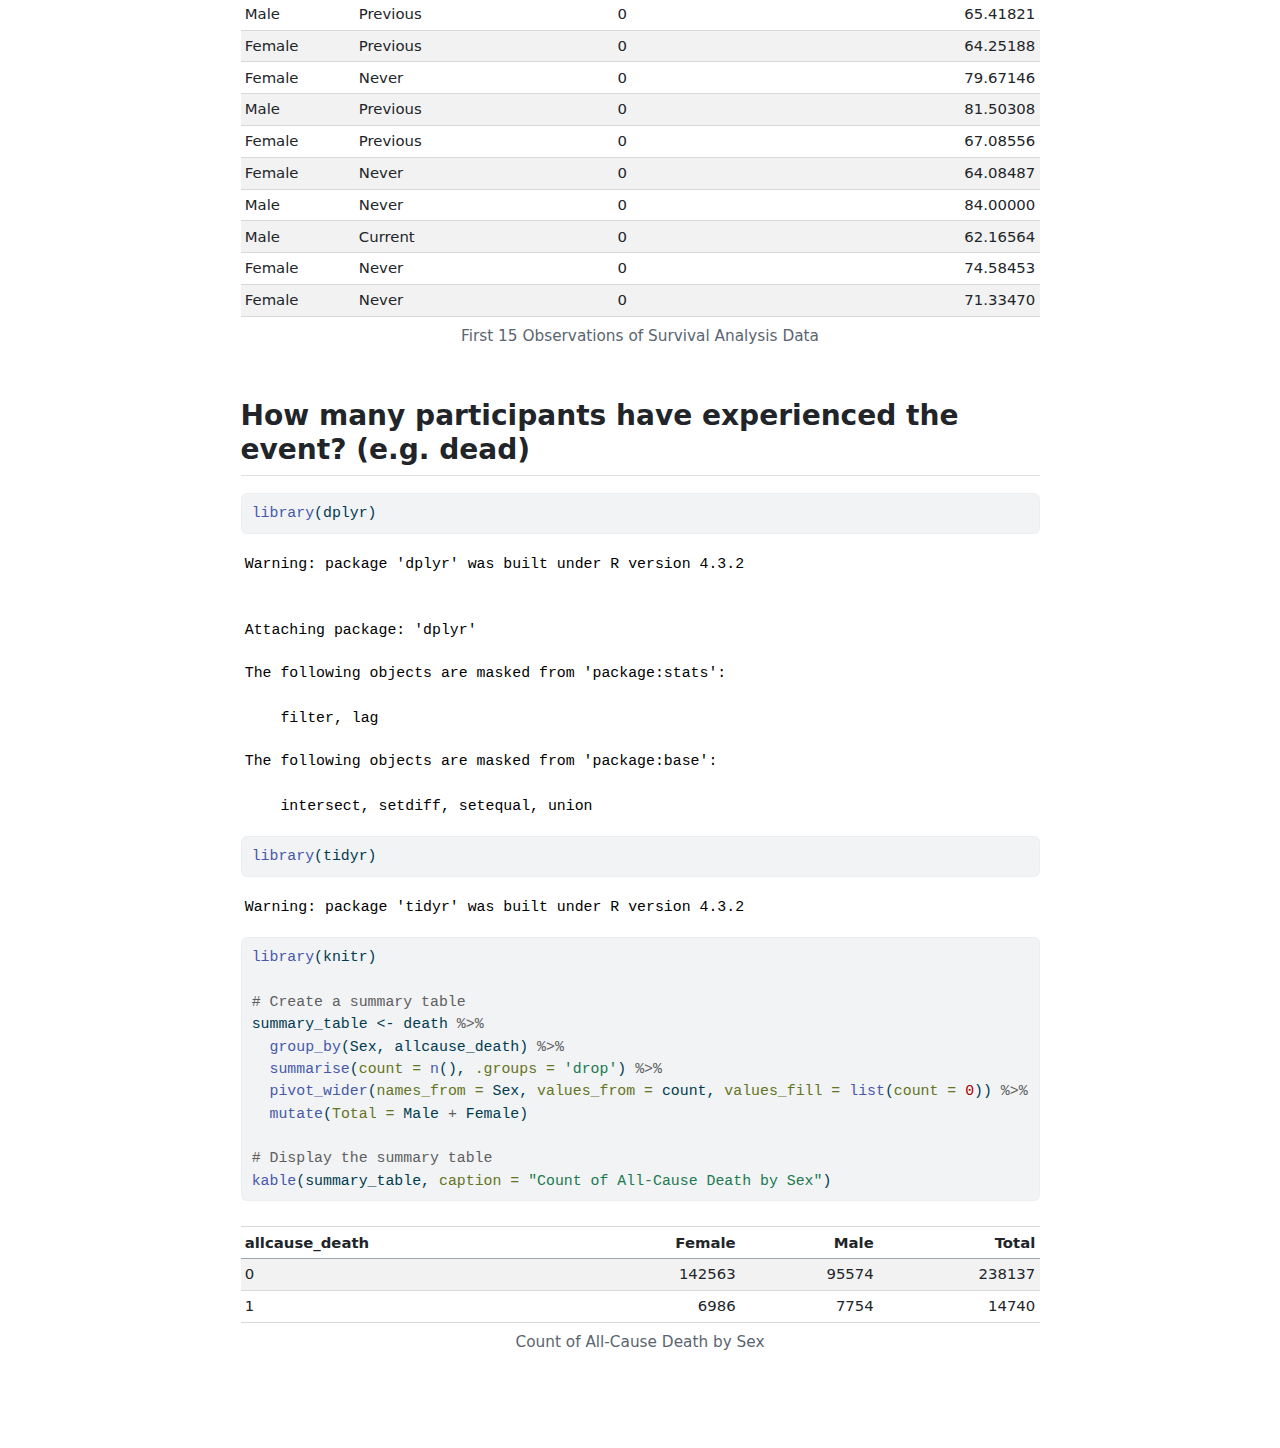
<file: 2. Data_curation_Survival_analysis.html>
<!DOCTYPE html>
<html xmlns="http://www.w3.org/1999/xhtml" lang="en" xml:lang="en"><head>

<meta charset="utf-8">
<meta name="generator" content="quarto-1.4.554">

<meta name="viewport" content="width=device-width, initial-scale=1.0, user-scalable=yes">

<meta name="author" content="Valentina Quintero Santofimio">

<title>2. Data Curation Survival_analysis</title>
<style>
code{white-space: pre-wrap;}
span.smallcaps{font-variant: small-caps;}
div.columns{display: flex; gap: min(4vw, 1.5em);}
div.column{flex: auto; overflow-x: auto;}
div.hanging-indent{margin-left: 1.5em; text-indent: -1.5em;}
ul.task-list{list-style: none;}
ul.task-list li input[type="checkbox"] {
  width: 0.8em;
  margin: 0 0.8em 0.2em -1em; /* quarto-specific, see https://github.com/quarto-dev/quarto-cli/issues/4556 */ 
  vertical-align: middle;
}
/* CSS for syntax highlighting */
pre > code.sourceCode { white-space: pre; position: relative; }
pre > code.sourceCode > span { line-height: 1.25; }
pre > code.sourceCode > span:empty { height: 1.2em; }
.sourceCode { overflow: visible; }
code.sourceCode > span { color: inherit; text-decoration: inherit; }
div.sourceCode { margin: 1em 0; }
pre.sourceCode { margin: 0; }
@media screen {
div.sourceCode { overflow: auto; }
}
@media print {
pre > code.sourceCode { white-space: pre-wrap; }
pre > code.sourceCode > span { text-indent: -5em; padding-left: 5em; }
}
pre.numberSource code
  { counter-reset: source-line 0; }
pre.numberSource code > span
  { position: relative; left: -4em; counter-increment: source-line; }
pre.numberSource code > span > a:first-child::before
  { content: counter(source-line);
    position: relative; left: -1em; text-align: right; vertical-align: baseline;
    border: none; display: inline-block;
    -webkit-touch-callout: none; -webkit-user-select: none;
    -khtml-user-select: none; -moz-user-select: none;
    -ms-user-select: none; user-select: none;
    padding: 0 4px; width: 4em;
  }
pre.numberSource { margin-left: 3em;  padding-left: 4px; }
div.sourceCode
  {   }
@media screen {
pre > code.sourceCode > span > a:first-child::before { text-decoration: underline; }
}
</style>


<script src="2. Data_curation_Survival_analysis_files/libs/clipboard/clipboard.min.js"></script>
<script src="2. Data_curation_Survival_analysis_files/libs/quarto-html/quarto.js"></script>
<script src="2. Data_curation_Survival_analysis_files/libs/quarto-html/popper.min.js"></script>
<script src="2. Data_curation_Survival_analysis_files/libs/quarto-html/tippy.umd.min.js"></script>
<script src="2. Data_curation_Survival_analysis_files/libs/quarto-html/anchor.min.js"></script>
<link href="2. Data_curation_Survival_analysis_files/libs/quarto-html/tippy.css" rel="stylesheet">
<link href="2. Data_curation_Survival_analysis_files/libs/quarto-html/quarto-syntax-highlighting.css" rel="stylesheet" id="quarto-text-highlighting-styles">
<script src="2. Data_curation_Survival_analysis_files/libs/bootstrap/bootstrap.min.js"></script>
<link href="2. Data_curation_Survival_analysis_files/libs/bootstrap/bootstrap-icons.css" rel="stylesheet">
<link href="2. Data_curation_Survival_analysis_files/libs/bootstrap/bootstrap.min.css" rel="stylesheet" id="quarto-bootstrap" data-mode="light">


</head>

<body class="fullcontent">

<div id="quarto-content" class="page-columns page-rows-contents page-layout-article">

<main class="content" id="quarto-document-content">

<header id="title-block-header" class="quarto-title-block default">
<div class="quarto-title">
<h1 class="title">2. Data Curation Survival_analysis</h1>
</div>



<div class="quarto-title-meta">

    <div>
    <div class="quarto-title-meta-heading">Author</div>
    <div class="quarto-title-meta-contents">
             <p>Valentina Quintero Santofimio </p>
          </div>
  </div>
    
  
    
  </div>
  


</header>


<section id="the-uk-biobank-synthetic-dataset" class="level1">
<h1>The UK Biobank (synthetic) dataset</h1>
<p>Throughout this project, we will use a synthetic version of the UK Biobank data. The UK Biobank is a large cohort data set composed of over 500,000 volunteers recruited across United Kingdom between 2006-2010. For this project, we will use data from 252,877 participants who have high quality lung function data to select participants with airflow obstruction (defined as FEV1/FVC &lt; LLN)</p>
<section id="essential-variables" class="level2">
<h2 class="anchored" data-anchor-id="essential-variables">Essential variables</h2>
<table class="table">
<colgroup>
<col style="width: 16%">
<col style="width: 16%">
<col style="width: 16%">
<col style="width: 16%">
<col style="width: 16%">
<col style="width: 16%">
</colgroup>
<thead>
<tr class="header">
<th><strong>Event (death) variables</strong></th>
<th><strong>Description</strong></th>
<th><strong>Coding</strong></th>
<th><strong>Outcome variable</strong></th>
<th><strong>Description</strong></th>
<th><strong>Coding</strong></th>
</tr>
</thead>
<tbody>
<tr class="odd">
<td>cofdmain</td>
<td>Main cause of death coded by International Classification of Disease v10 (ICD10) This variable will be used later in the course to stratify the analysis by type of death</td>
<td>0 = No event (alive/censored) 1 = Event (dead)</td>
<td>AO.fev1fvc</td>
<td>Airflow obstruction derived as: forced expiratory volume at 1 s/ forced vital capacity below the lower limit of normal (from NHANES equations) (FEV1/FVCLLN)</td>
<td>0 = No airflow obstruction 1 = Airflow obstruction</td>
</tr>
</tbody>
</table>
<table class="table">
<colgroup>
<col style="width: 9%">
<col style="width: 34%">
<col style="width: 56%">
</colgroup>
<thead>
<tr class="header">
<th>Covariates name</th>
<th>Description</th>
<th>Coding</th>
</tr>
</thead>
<tbody>
<tr class="odd">
<td>eid</td>
<td>Unique participant Identification Number for anonymised data</td>
<td>Interger</td>
</tr>
<tr class="even">
<td>Age</td>
<td>Age of participant at recruitment (when they entered the study)</td>
<td>Interger</td>
</tr>
<tr class="odd">
<td>Sex</td>
<td>Sex of participant</td>
<td>Male, Female</td>
</tr>
<tr class="even">
<td>bmi</td>
<td>Body Max Index of participant</td>
<td>Numeric</td>
</tr>
<tr class="odd">
<td>UKB_centre</td>
<td>UK Biobank Centre at which the participant was recruited</td>
<td>Character</td>
</tr>
<tr class="even">
<td>Ethnicity</td>
<td>Genetically-derived ethnicity of the participant</td>
<td>White vs Other</td>
</tr>
<tr class="odd">
<td>Smoking_status</td>
<td>Smoking Status of the participant at recruitment</td>
<td>Never, current, previous</td>
</tr>
</tbody>
</table>
</section>
</section>
<section id="data-curation" class="level1">
<h1>2. Data Curation</h1>
<p>Note: the Surv() function (next chapter) in the {survival} package accepts different formatting of the event date e.g.&nbsp;TRUE/FALSE, where TRUE is event and FALSE is censored; 1/0 where 1 is event and 0 is censored; or 2/1 where 2 is event and 1 is censored.</p>
<p>Please make sure that the event is properly formatted.<strong>In this example we will be using 0/1</strong></p>
<div class="cell">
<div class="sourceCode cell-code" id="cb1"><pre class="sourceCode r code-with-copy"><code class="sourceCode r"><span id="cb1-1"><a href="#cb1-1" aria-hidden="true" tabindex="-1"></a><span class="co"># Load Data set </span></span>
<span id="cb1-2"><a href="#cb1-2" aria-hidden="true" tabindex="-1"></a></span>
<span id="cb1-3"><a href="#cb1-3" aria-hidden="true" tabindex="-1"></a>death <span class="ot">&lt;-</span> <span class="fu">read.table</span>(<span class="st">"data/synthetic_data_ReCoDe.txt"</span>, <span class="at">header=</span><span class="cn">TRUE</span>, <span class="at">sep=</span><span class="st">"</span><span class="sc">\t</span><span class="st">"</span>)</span>
<span id="cb1-4"><a href="#cb1-4" aria-hidden="true" tabindex="-1"></a></span>
<span id="cb1-5"><a href="#cb1-5" aria-hidden="true" tabindex="-1"></a><span class="co">#Months need to be in number and not character</span></span>
<span id="cb1-6"><a href="#cb1-6" aria-hidden="true" tabindex="-1"></a>death<span class="sc">$</span>monthofbirth <span class="ot">&lt;-</span> <span class="fu">as.character</span>(death<span class="sc">$</span>monthofbirth)</span>
<span id="cb1-7"><a href="#cb1-7" aria-hidden="true" tabindex="-1"></a>death<span class="sc">$</span>monthofbirth[death<span class="sc">$</span>monthofbirth <span class="sc">==</span> <span class="st">"January"</span>] <span class="ot">&lt;-</span> <span class="st">"01"</span></span>
<span id="cb1-8"><a href="#cb1-8" aria-hidden="true" tabindex="-1"></a>death<span class="sc">$</span>monthofbirth[death<span class="sc">$</span>monthofbirth <span class="sc">==</span> <span class="st">"February"</span>] <span class="ot">&lt;-</span> <span class="st">"02"</span></span>
<span id="cb1-9"><a href="#cb1-9" aria-hidden="true" tabindex="-1"></a>death<span class="sc">$</span>monthofbirth[death<span class="sc">$</span>monthofbirth <span class="sc">==</span> <span class="st">"March"</span>] <span class="ot">&lt;-</span> <span class="st">"03"</span></span>
<span id="cb1-10"><a href="#cb1-10" aria-hidden="true" tabindex="-1"></a>death<span class="sc">$</span>monthofbirth[death<span class="sc">$</span>monthofbirth <span class="sc">==</span> <span class="st">"April"</span>] <span class="ot">&lt;-</span> <span class="st">"04"</span></span>
<span id="cb1-11"><a href="#cb1-11" aria-hidden="true" tabindex="-1"></a>death<span class="sc">$</span>monthofbirth[death<span class="sc">$</span>monthofbirth <span class="sc">==</span> <span class="st">"May"</span>] <span class="ot">&lt;-</span> <span class="st">"05"</span></span>
<span id="cb1-12"><a href="#cb1-12" aria-hidden="true" tabindex="-1"></a>death<span class="sc">$</span>monthofbirth[death<span class="sc">$</span>monthofbirth <span class="sc">==</span> <span class="st">"June"</span>] <span class="ot">&lt;-</span> <span class="st">"06"</span></span>
<span id="cb1-13"><a href="#cb1-13" aria-hidden="true" tabindex="-1"></a>death<span class="sc">$</span>monthofbirth[death<span class="sc">$</span>monthofbirth <span class="sc">==</span> <span class="st">"July"</span>] <span class="ot">&lt;-</span> <span class="st">"07"</span></span>
<span id="cb1-14"><a href="#cb1-14" aria-hidden="true" tabindex="-1"></a>death<span class="sc">$</span>monthofbirth[death<span class="sc">$</span>monthofbirth <span class="sc">==</span> <span class="st">"August"</span>] <span class="ot">&lt;-</span> <span class="st">"08"</span></span>
<span id="cb1-15"><a href="#cb1-15" aria-hidden="true" tabindex="-1"></a>death<span class="sc">$</span>monthofbirth[death<span class="sc">$</span>monthofbirth <span class="sc">==</span> <span class="st">"September"</span>] <span class="ot">&lt;-</span> <span class="st">"09"</span></span>
<span id="cb1-16"><a href="#cb1-16" aria-hidden="true" tabindex="-1"></a>death<span class="sc">$</span>monthofbirth[death<span class="sc">$</span>monthofbirth <span class="sc">==</span> <span class="st">"October"</span>] <span class="ot">&lt;-</span> <span class="st">"10"</span></span>
<span id="cb1-17"><a href="#cb1-17" aria-hidden="true" tabindex="-1"></a>death<span class="sc">$</span>monthofbirth[death<span class="sc">$</span>monthofbirth <span class="sc">==</span> <span class="st">"November"</span>] <span class="ot">&lt;-</span> <span class="st">"11"</span></span>
<span id="cb1-18"><a href="#cb1-18" aria-hidden="true" tabindex="-1"></a>death<span class="sc">$</span>monthofbirth[death<span class="sc">$</span>monthofbirth <span class="sc">==</span> <span class="st">"December"</span>] <span class="ot">&lt;-</span> <span class="st">"12"</span></span>
<span id="cb1-19"><a href="#cb1-19" aria-hidden="true" tabindex="-1"></a></span>
<span id="cb1-20"><a href="#cb1-20" aria-hidden="true" tabindex="-1"></a><span class="co">#Format of year XXXX- MonthXX- day XX </span></span>
<span id="cb1-21"><a href="#cb1-21" aria-hidden="true" tabindex="-1"></a>death<span class="sc">$</span>dateofbirth <span class="ot">&lt;-</span> <span class="fu">paste0</span>(death<span class="sc">$</span>yearofbirth,<span class="st">"-"</span>, death<span class="sc">$</span>monthofbirth, <span class="st">"-01"</span>)</span>
<span id="cb1-22"><a href="#cb1-22" aria-hidden="true" tabindex="-1"></a>death<span class="sc">$</span>dateofbirth <span class="ot">&lt;-</span> <span class="fu">as.Date</span>(death<span class="sc">$</span>dateofbirth)</span>
<span id="cb1-23"><a href="#cb1-23" aria-hidden="true" tabindex="-1"></a>death<span class="sc">$</span>date_of_death <span class="ot">&lt;-</span> <span class="fu">as.Date</span>(death<span class="sc">$</span>date_of_death)</span>
<span id="cb1-24"><a href="#cb1-24" aria-hidden="true" tabindex="-1"></a>death<span class="sc">$</span>now_cens <span class="ot">&lt;-</span> <span class="fu">as.Date</span>(<span class="st">"2023-01-01"</span>) <span class="co">#Change to "end of study" censoring date</span></span>
<span id="cb1-25"><a href="#cb1-25" aria-hidden="true" tabindex="-1"></a></span>
<span id="cb1-26"><a href="#cb1-26" aria-hidden="true" tabindex="-1"></a>death<span class="sc">$</span>timetoevent <span class="ot">&lt;-</span> death<span class="sc">$</span>date_of_death <span class="sc">-</span> death<span class="sc">$</span>dateofbirth </span>
<span id="cb1-27"><a href="#cb1-27" aria-hidden="true" tabindex="-1"></a>death<span class="sc">$</span>timetocens <span class="ot">&lt;-</span> death<span class="sc">$</span>now_cens <span class="sc">-</span> death<span class="sc">$</span>dateofbirth </span>
<span id="cb1-28"><a href="#cb1-28" aria-hidden="true" tabindex="-1"></a></span>
<span id="cb1-29"><a href="#cb1-29" aria-hidden="true" tabindex="-1"></a><span class="co">#Select final time if not dead then censoring date</span></span>
<span id="cb1-30"><a href="#cb1-30" aria-hidden="true" tabindex="-1"></a>death<span class="sc">$</span>time <span class="ot">&lt;-</span> <span class="fu">ifelse</span>(<span class="fu">is.na</span>(death<span class="sc">$</span>date_of_death), death<span class="sc">$</span>timetocens, death<span class="sc">$</span>timetoevent)</span>
<span id="cb1-31"><a href="#cb1-31" aria-hidden="true" tabindex="-1"></a></span>
<span id="cb1-32"><a href="#cb1-32" aria-hidden="true" tabindex="-1"></a>death<span class="sc">$</span>time_years <span class="ot">&lt;-</span> death<span class="sc">$</span>time<span class="sc">/</span><span class="fl">365.25</span> <span class="co">#To have time in years</span></span>
<span id="cb1-33"><a href="#cb1-33" aria-hidden="true" tabindex="-1"></a></span>
<span id="cb1-34"><a href="#cb1-34" aria-hidden="true" tabindex="-1"></a><span class="do">##Censoring of participants- do we know when they died? if so = 1 (Event occurs)</span></span>
<span id="cb1-35"><a href="#cb1-35" aria-hidden="true" tabindex="-1"></a><span class="do">##Otherwise = 0 as we do not know when this could happen. </span></span>
<span id="cb1-36"><a href="#cb1-36" aria-hidden="true" tabindex="-1"></a></span>
<span id="cb1-37"><a href="#cb1-37" aria-hidden="true" tabindex="-1"></a>death<span class="sc">$</span>allcause_death <span class="ot">&lt;-</span> <span class="fu">as.character</span>(death<span class="sc">$</span>cofdmain)</span>
<span id="cb1-38"><a href="#cb1-38" aria-hidden="true" tabindex="-1"></a>death<span class="sc">$</span>allcause_death[<span class="fu">is.na</span>(death<span class="sc">$</span>allcause_death)] <span class="ot">&lt;-</span> <span class="dv">0</span> <span class="co">#No event occured (ALIVE)</span></span>
<span id="cb1-39"><a href="#cb1-39" aria-hidden="true" tabindex="-1"></a>death<span class="sc">$</span>allcause_death[death<span class="sc">$</span>allcause_death <span class="sc">&gt;</span> <span class="dv">0</span>] <span class="ot">&lt;-</span> <span class="dv">1</span> <span class="co">#Event occurs (Death)</span></span></code><button title="Copy to Clipboard" class="code-copy-button"><i class="bi"></i></button></pre></div>
</div>
<section id="overview-of-the-data" class="level2">
<h2 class="anchored" data-anchor-id="overview-of-the-data">Overview of the data</h2>
<div class="cell">
<div class="sourceCode cell-code" id="cb2"><pre class="sourceCode r code-with-copy"><code class="sourceCode r"><span id="cb2-1"><a href="#cb2-1" aria-hidden="true" tabindex="-1"></a><span class="fu">library</span>(knitr)</span></code><button title="Copy to Clipboard" class="code-copy-button"><i class="bi"></i></button></pre></div>
<div class="cell-output cell-output-stderr">
<pre><code>Warning: package 'knitr' was built under R version 4.3.3</code></pre>
</div>
<div class="sourceCode cell-code" id="cb4"><pre class="sourceCode r code-with-copy"><code class="sourceCode r"><span id="cb4-1"><a href="#cb4-1" aria-hidden="true" tabindex="-1"></a>head_data <span class="ot">&lt;-</span> <span class="fu">head</span>(death[, <span class="fu">c</span>(<span class="st">"Sex"</span>,<span class="st">"Smoking_status"</span>, <span class="st">"allcause_death"</span>, <span class="st">"time_years"</span>)], <span class="dv">15</span>)</span>
<span id="cb4-2"><a href="#cb4-2" aria-hidden="true" tabindex="-1"></a></span>
<span id="cb4-3"><a href="#cb4-3" aria-hidden="true" tabindex="-1"></a><span class="co"># Create a table</span></span>
<span id="cb4-4"><a href="#cb4-4" aria-hidden="true" tabindex="-1"></a><span class="fu">kable</span>(head_data, <span class="at">caption =</span> <span class="st">"First 15 Observations of Survival Analysis Data"</span>)</span></code><button title="Copy to Clipboard" class="code-copy-button"><i class="bi"></i></button></pre></div>
<div class="cell-output-display">
<table class="table table-sm table-striped small">
<caption>First 15 Observations of Survival Analysis Data</caption>
<thead>
<tr class="header">
<th style="text-align: left;">Sex</th>
<th style="text-align: left;">Smoking_status</th>
<th style="text-align: left;">allcause_death</th>
<th style="text-align: right;">time_years</th>
</tr>
</thead>
<tbody>
<tr class="odd">
<td style="text-align: left;">Female</td>
<td style="text-align: left;">Never</td>
<td style="text-align: left;">1</td>
<td style="text-align: right;">67.56742</td>
</tr>
<tr class="even">
<td style="text-align: left;">Female</td>
<td style="text-align: left;">Never</td>
<td style="text-align: left;">0</td>
<td style="text-align: right;">58.25051</td>
</tr>
<tr class="odd">
<td style="text-align: left;">Male</td>
<td style="text-align: left;">Never</td>
<td style="text-align: left;">0</td>
<td style="text-align: right;">72.41889</td>
</tr>
<tr class="even">
<td style="text-align: left;">Female</td>
<td style="text-align: left;">Never</td>
<td style="text-align: left;">0</td>
<td style="text-align: right;">64.75291</td>
</tr>
<tr class="odd">
<td style="text-align: left;">Female</td>
<td style="text-align: left;">Never</td>
<td style="text-align: left;">0</td>
<td style="text-align: right;">82.58453</td>
</tr>
<tr class="even">
<td style="text-align: left;">Male</td>
<td style="text-align: left;">Previous</td>
<td style="text-align: left;">0</td>
<td style="text-align: right;">65.41821</td>
</tr>
<tr class="odd">
<td style="text-align: left;">Female</td>
<td style="text-align: left;">Previous</td>
<td style="text-align: left;">0</td>
<td style="text-align: right;">64.25188</td>
</tr>
<tr class="even">
<td style="text-align: left;">Female</td>
<td style="text-align: left;">Never</td>
<td style="text-align: left;">0</td>
<td style="text-align: right;">79.67146</td>
</tr>
<tr class="odd">
<td style="text-align: left;">Male</td>
<td style="text-align: left;">Previous</td>
<td style="text-align: left;">0</td>
<td style="text-align: right;">81.50308</td>
</tr>
<tr class="even">
<td style="text-align: left;">Female</td>
<td style="text-align: left;">Previous</td>
<td style="text-align: left;">0</td>
<td style="text-align: right;">67.08556</td>
</tr>
<tr class="odd">
<td style="text-align: left;">Female</td>
<td style="text-align: left;">Never</td>
<td style="text-align: left;">0</td>
<td style="text-align: right;">64.08487</td>
</tr>
<tr class="even">
<td style="text-align: left;">Male</td>
<td style="text-align: left;">Never</td>
<td style="text-align: left;">0</td>
<td style="text-align: right;">84.00000</td>
</tr>
<tr class="odd">
<td style="text-align: left;">Male</td>
<td style="text-align: left;">Current</td>
<td style="text-align: left;">0</td>
<td style="text-align: right;">62.16564</td>
</tr>
<tr class="even">
<td style="text-align: left;">Female</td>
<td style="text-align: left;">Never</td>
<td style="text-align: left;">0</td>
<td style="text-align: right;">74.58453</td>
</tr>
<tr class="odd">
<td style="text-align: left;">Female</td>
<td style="text-align: left;">Never</td>
<td style="text-align: left;">0</td>
<td style="text-align: right;">71.33470</td>
</tr>
</tbody>
</table>
</div>
</div>
</section>
<section id="how-many-participants-have-experienced-the-event-e.g.-dead" class="level2">
<h2 class="anchored" data-anchor-id="how-many-participants-have-experienced-the-event-e.g.-dead">How many participants have experienced the event? (e.g.&nbsp;dead)</h2>
<div class="cell">
<div class="sourceCode cell-code" id="cb5"><pre class="sourceCode r code-with-copy"><code class="sourceCode r"><span id="cb5-1"><a href="#cb5-1" aria-hidden="true" tabindex="-1"></a><span class="fu">library</span>(dplyr)</span></code><button title="Copy to Clipboard" class="code-copy-button"><i class="bi"></i></button></pre></div>
<div class="cell-output cell-output-stderr">
<pre><code>Warning: package 'dplyr' was built under R version 4.3.2</code></pre>
</div>
<div class="cell-output cell-output-stderr">
<pre><code>
Attaching package: 'dplyr'</code></pre>
</div>
<div class="cell-output cell-output-stderr">
<pre><code>The following objects are masked from 'package:stats':

    filter, lag</code></pre>
</div>
<div class="cell-output cell-output-stderr">
<pre><code>The following objects are masked from 'package:base':

    intersect, setdiff, setequal, union</code></pre>
</div>
<div class="sourceCode cell-code" id="cb10"><pre class="sourceCode r code-with-copy"><code class="sourceCode r"><span id="cb10-1"><a href="#cb10-1" aria-hidden="true" tabindex="-1"></a><span class="fu">library</span>(tidyr)</span></code><button title="Copy to Clipboard" class="code-copy-button"><i class="bi"></i></button></pre></div>
<div class="cell-output cell-output-stderr">
<pre><code>Warning: package 'tidyr' was built under R version 4.3.2</code></pre>
</div>
<div class="sourceCode cell-code" id="cb12"><pre class="sourceCode r code-with-copy"><code class="sourceCode r"><span id="cb12-1"><a href="#cb12-1" aria-hidden="true" tabindex="-1"></a><span class="fu">library</span>(knitr)</span>
<span id="cb12-2"><a href="#cb12-2" aria-hidden="true" tabindex="-1"></a></span>
<span id="cb12-3"><a href="#cb12-3" aria-hidden="true" tabindex="-1"></a><span class="co"># Create a summary table</span></span>
<span id="cb12-4"><a href="#cb12-4" aria-hidden="true" tabindex="-1"></a>summary_table <span class="ot">&lt;-</span> death <span class="sc">%&gt;%</span></span>
<span id="cb12-5"><a href="#cb12-5" aria-hidden="true" tabindex="-1"></a>  <span class="fu">group_by</span>(Sex, allcause_death) <span class="sc">%&gt;%</span></span>
<span id="cb12-6"><a href="#cb12-6" aria-hidden="true" tabindex="-1"></a>  <span class="fu">summarise</span>(<span class="at">count =</span> <span class="fu">n</span>(), <span class="at">.groups =</span> <span class="st">'drop'</span>) <span class="sc">%&gt;%</span></span>
<span id="cb12-7"><a href="#cb12-7" aria-hidden="true" tabindex="-1"></a>  <span class="fu">pivot_wider</span>(<span class="at">names_from =</span> Sex, <span class="at">values_from =</span> count, <span class="at">values_fill =</span> <span class="fu">list</span>(<span class="at">count =</span> <span class="dv">0</span>)) <span class="sc">%&gt;%</span></span>
<span id="cb12-8"><a href="#cb12-8" aria-hidden="true" tabindex="-1"></a>  <span class="fu">mutate</span>(<span class="at">Total =</span> Male <span class="sc">+</span> Female)</span>
<span id="cb12-9"><a href="#cb12-9" aria-hidden="true" tabindex="-1"></a></span>
<span id="cb12-10"><a href="#cb12-10" aria-hidden="true" tabindex="-1"></a><span class="co"># Display the summary table</span></span>
<span id="cb12-11"><a href="#cb12-11" aria-hidden="true" tabindex="-1"></a><span class="fu">kable</span>(summary_table, <span class="at">caption =</span> <span class="st">"Count of All-Cause Death by Sex"</span>)</span></code><button title="Copy to Clipboard" class="code-copy-button"><i class="bi"></i></button></pre></div>
<div class="cell-output-display">
<table class="table table-sm table-striped small">
<caption>Count of All-Cause Death by Sex</caption>
<thead>
<tr class="header">
<th style="text-align: left;">allcause_death</th>
<th style="text-align: right;">Female</th>
<th style="text-align: right;">Male</th>
<th style="text-align: right;">Total</th>
</tr>
</thead>
<tbody>
<tr class="odd">
<td style="text-align: left;">0</td>
<td style="text-align: right;">142563</td>
<td style="text-align: right;">95574</td>
<td style="text-align: right;">238137</td>
</tr>
<tr class="even">
<td style="text-align: left;">1</td>
<td style="text-align: right;">6986</td>
<td style="text-align: right;">7754</td>
<td style="text-align: right;">14740</td>
</tr>
</tbody>
</table>
</div>
</div>
</section>
</section>

</main>
<!-- /main column -->
<script id="quarto-html-after-body" type="application/javascript">
window.document.addEventListener("DOMContentLoaded", function (event) {
  const toggleBodyColorMode = (bsSheetEl) => {
    const mode = bsSheetEl.getAttribute("data-mode");
    const bodyEl = window.document.querySelector("body");
    if (mode === "dark") {
      bodyEl.classList.add("quarto-dark");
      bodyEl.classList.remove("quarto-light");
    } else {
      bodyEl.classList.add("quarto-light");
      bodyEl.classList.remove("quarto-dark");
    }
  }
  const toggleBodyColorPrimary = () => {
    const bsSheetEl = window.document.querySelector("link#quarto-bootstrap");
    if (bsSheetEl) {
      toggleBodyColorMode(bsSheetEl);
    }
  }
  toggleBodyColorPrimary();  
  const icon = "";
  const anchorJS = new window.AnchorJS();
  anchorJS.options = {
    placement: 'right',
    icon: icon
  };
  anchorJS.add('.anchored');
  const isCodeAnnotation = (el) => {
    for (const clz of el.classList) {
      if (clz.startsWith('code-annotation-')) {                     
        return true;
      }
    }
    return false;
  }
  const clipboard = new window.ClipboardJS('.code-copy-button', {
    text: function(trigger) {
      const codeEl = trigger.previousElementSibling.cloneNode(true);
      for (const childEl of codeEl.children) {
        if (isCodeAnnotation(childEl)) {
          childEl.remove();
        }
      }
      return codeEl.innerText;
    }
  });
  clipboard.on('success', function(e) {
    // button target
    const button = e.trigger;
    // don't keep focus
    button.blur();
    // flash "checked"
    button.classList.add('code-copy-button-checked');
    var currentTitle = button.getAttribute("title");
    button.setAttribute("title", "Copied!");
    let tooltip;
    if (window.bootstrap) {
      button.setAttribute("data-bs-toggle", "tooltip");
      button.setAttribute("data-bs-placement", "left");
      button.setAttribute("data-bs-title", "Copied!");
      tooltip = new bootstrap.Tooltip(button, 
        { trigger: "manual", 
          customClass: "code-copy-button-tooltip",
          offset: [0, -8]});
      tooltip.show();    
    }
    setTimeout(function() {
      if (tooltip) {
        tooltip.hide();
        button.removeAttribute("data-bs-title");
        button.removeAttribute("data-bs-toggle");
        button.removeAttribute("data-bs-placement");
      }
      button.setAttribute("title", currentTitle);
      button.classList.remove('code-copy-button-checked');
    }, 1000);
    // clear code selection
    e.clearSelection();
  });
    var localhostRegex = new RegExp(/^(?:http|https):\/\/localhost\:?[0-9]*\//);
    var mailtoRegex = new RegExp(/^mailto:/);
      var filterRegex = new RegExp('/' + window.location.host + '/');
    var isInternal = (href) => {
        return filterRegex.test(href) || localhostRegex.test(href) || mailtoRegex.test(href);
    }
    // Inspect non-navigation links and adorn them if external
 	var links = window.document.querySelectorAll('a[href]:not(.nav-link):not(.navbar-brand):not(.toc-action):not(.sidebar-link):not(.sidebar-item-toggle):not(.pagination-link):not(.no-external):not([aria-hidden]):not(.dropdown-item):not(.quarto-navigation-tool)');
    for (var i=0; i<links.length; i++) {
      const link = links[i];
      if (!isInternal(link.href)) {
        // undo the damage that might have been done by quarto-nav.js in the case of
        // links that we want to consider external
        if (link.dataset.originalHref !== undefined) {
          link.href = link.dataset.originalHref;
        }
      }
    }
  function tippyHover(el, contentFn, onTriggerFn, onUntriggerFn) {
    const config = {
      allowHTML: true,
      maxWidth: 500,
      delay: 100,
      arrow: false,
      appendTo: function(el) {
          return el.parentElement;
      },
      interactive: true,
      interactiveBorder: 10,
      theme: 'quarto',
      placement: 'bottom-start',
    };
    if (contentFn) {
      config.content = contentFn;
    }
    if (onTriggerFn) {
      config.onTrigger = onTriggerFn;
    }
    if (onUntriggerFn) {
      config.onUntrigger = onUntriggerFn;
    }
    window.tippy(el, config); 
  }
  const noterefs = window.document.querySelectorAll('a[role="doc-noteref"]');
  for (var i=0; i<noterefs.length; i++) {
    const ref = noterefs[i];
    tippyHover(ref, function() {
      // use id or data attribute instead here
      let href = ref.getAttribute('data-footnote-href') || ref.getAttribute('href');
      try { href = new URL(href).hash; } catch {}
      const id = href.replace(/^#\/?/, "");
      const note = window.document.getElementById(id);
      if (note) {
        return note.innerHTML;
      } else {
        return "";
      }
    });
  }
  const xrefs = window.document.querySelectorAll('a.quarto-xref');
  const processXRef = (id, note) => {
    // Strip column container classes
    const stripColumnClz = (el) => {
      el.classList.remove("page-full", "page-columns");
      if (el.children) {
        for (const child of el.children) {
          stripColumnClz(child);
        }
      }
    }
    stripColumnClz(note)
    if (id === null || id.startsWith('sec-')) {
      // Special case sections, only their first couple elements
      const container = document.createElement("div");
      if (note.children && note.children.length > 2) {
        container.appendChild(note.children[0].cloneNode(true));
        for (let i = 1; i < note.children.length; i++) {
          const child = note.children[i];
          if (child.tagName === "P" && child.innerText === "") {
            continue;
          } else {
            container.appendChild(child.cloneNode(true));
            break;
          }
        }
        if (window.Quarto?.typesetMath) {
          window.Quarto.typesetMath(container);
        }
        return container.innerHTML
      } else {
        if (window.Quarto?.typesetMath) {
          window.Quarto.typesetMath(note);
        }
        return note.innerHTML;
      }
    } else {
      // Remove any anchor links if they are present
      const anchorLink = note.querySelector('a.anchorjs-link');
      if (anchorLink) {
        anchorLink.remove();
      }
      if (window.Quarto?.typesetMath) {
        window.Quarto.typesetMath(note);
      }
      // TODO in 1.5, we should make sure this works without a callout special case
      if (note.classList.contains("callout")) {
        return note.outerHTML;
      } else {
        return note.innerHTML;
      }
    }
  }
  for (var i=0; i<xrefs.length; i++) {
    const xref = xrefs[i];
    tippyHover(xref, undefined, function(instance) {
      instance.disable();
      let url = xref.getAttribute('href');
      let hash = undefined; 
      if (url.startsWith('#')) {
        hash = url;
      } else {
        try { hash = new URL(url).hash; } catch {}
      }
      if (hash) {
        const id = hash.replace(/^#\/?/, "");
        const note = window.document.getElementById(id);
        if (note !== null) {
          try {
            const html = processXRef(id, note.cloneNode(true));
            instance.setContent(html);
          } finally {
            instance.enable();
            instance.show();
          }
        } else {
          // See if we can fetch this
          fetch(url.split('#')[0])
          .then(res => res.text())
          .then(html => {
            const parser = new DOMParser();
            const htmlDoc = parser.parseFromString(html, "text/html");
            const note = htmlDoc.getElementById(id);
            if (note !== null) {
              const html = processXRef(id, note);
              instance.setContent(html);
            } 
          }).finally(() => {
            instance.enable();
            instance.show();
          });
        }
      } else {
        // See if we can fetch a full url (with no hash to target)
        // This is a special case and we should probably do some content thinning / targeting
        fetch(url)
        .then(res => res.text())
        .then(html => {
          const parser = new DOMParser();
          const htmlDoc = parser.parseFromString(html, "text/html");
          const note = htmlDoc.querySelector('main.content');
          if (note !== null) {
            // This should only happen for chapter cross references
            // (since there is no id in the URL)
            // remove the first header
            if (note.children.length > 0 && note.children[0].tagName === "HEADER") {
              note.children[0].remove();
            }
            const html = processXRef(null, note);
            instance.setContent(html);
          } 
        }).finally(() => {
          instance.enable();
          instance.show();
        });
      }
    }, function(instance) {
    });
  }
      let selectedAnnoteEl;
      const selectorForAnnotation = ( cell, annotation) => {
        let cellAttr = 'data-code-cell="' + cell + '"';
        let lineAttr = 'data-code-annotation="' +  annotation + '"';
        const selector = 'span[' + cellAttr + '][' + lineAttr + ']';
        return selector;
      }
      const selectCodeLines = (annoteEl) => {
        const doc = window.document;
        const targetCell = annoteEl.getAttribute("data-target-cell");
        const targetAnnotation = annoteEl.getAttribute("data-target-annotation");
        const annoteSpan = window.document.querySelector(selectorForAnnotation(targetCell, targetAnnotation));
        const lines = annoteSpan.getAttribute("data-code-lines").split(",");
        const lineIds = lines.map((line) => {
          return targetCell + "-" + line;
        })
        let top = null;
        let height = null;
        let parent = null;
        if (lineIds.length > 0) {
            //compute the position of the single el (top and bottom and make a div)
            const el = window.document.getElementById(lineIds[0]);
            top = el.offsetTop;
            height = el.offsetHeight;
            parent = el.parentElement.parentElement;
          if (lineIds.length > 1) {
            const lastEl = window.document.getElementById(lineIds[lineIds.length - 1]);
            const bottom = lastEl.offsetTop + lastEl.offsetHeight;
            height = bottom - top;
          }
          if (top !== null && height !== null && parent !== null) {
            // cook up a div (if necessary) and position it 
            let div = window.document.getElementById("code-annotation-line-highlight");
            if (div === null) {
              div = window.document.createElement("div");
              div.setAttribute("id", "code-annotation-line-highlight");
              div.style.position = 'absolute';
              parent.appendChild(div);
            }
            div.style.top = top - 2 + "px";
            div.style.height = height + 4 + "px";
            div.style.left = 0;
            let gutterDiv = window.document.getElementById("code-annotation-line-highlight-gutter");
            if (gutterDiv === null) {
              gutterDiv = window.document.createElement("div");
              gutterDiv.setAttribute("id", "code-annotation-line-highlight-gutter");
              gutterDiv.style.position = 'absolute';
              const codeCell = window.document.getElementById(targetCell);
              const gutter = codeCell.querySelector('.code-annotation-gutter');
              gutter.appendChild(gutterDiv);
            }
            gutterDiv.style.top = top - 2 + "px";
            gutterDiv.style.height = height + 4 + "px";
          }
          selectedAnnoteEl = annoteEl;
        }
      };
      const unselectCodeLines = () => {
        const elementsIds = ["code-annotation-line-highlight", "code-annotation-line-highlight-gutter"];
        elementsIds.forEach((elId) => {
          const div = window.document.getElementById(elId);
          if (div) {
            div.remove();
          }
        });
        selectedAnnoteEl = undefined;
      };
        // Handle positioning of the toggle
    window.addEventListener(
      "resize",
      throttle(() => {
        elRect = undefined;
        if (selectedAnnoteEl) {
          selectCodeLines(selectedAnnoteEl);
        }
      }, 10)
    );
    function throttle(fn, ms) {
    let throttle = false;
    let timer;
      return (...args) => {
        if(!throttle) { // first call gets through
            fn.apply(this, args);
            throttle = true;
        } else { // all the others get throttled
            if(timer) clearTimeout(timer); // cancel #2
            timer = setTimeout(() => {
              fn.apply(this, args);
              timer = throttle = false;
            }, ms);
        }
      };
    }
      // Attach click handler to the DT
      const annoteDls = window.document.querySelectorAll('dt[data-target-cell]');
      for (const annoteDlNode of annoteDls) {
        annoteDlNode.addEventListener('click', (event) => {
          const clickedEl = event.target;
          if (clickedEl !== selectedAnnoteEl) {
            unselectCodeLines();
            const activeEl = window.document.querySelector('dt[data-target-cell].code-annotation-active');
            if (activeEl) {
              activeEl.classList.remove('code-annotation-active');
            }
            selectCodeLines(clickedEl);
            clickedEl.classList.add('code-annotation-active');
          } else {
            // Unselect the line
            unselectCodeLines();
            clickedEl.classList.remove('code-annotation-active');
          }
        });
      }
  const findCites = (el) => {
    const parentEl = el.parentElement;
    if (parentEl) {
      const cites = parentEl.dataset.cites;
      if (cites) {
        return {
          el,
          cites: cites.split(' ')
        };
      } else {
        return findCites(el.parentElement)
      }
    } else {
      return undefined;
    }
  };
  var bibliorefs = window.document.querySelectorAll('a[role="doc-biblioref"]');
  for (var i=0; i<bibliorefs.length; i++) {
    const ref = bibliorefs[i];
    const citeInfo = findCites(ref);
    if (citeInfo) {
      tippyHover(citeInfo.el, function() {
        var popup = window.document.createElement('div');
        citeInfo.cites.forEach(function(cite) {
          var citeDiv = window.document.createElement('div');
          citeDiv.classList.add('hanging-indent');
          citeDiv.classList.add('csl-entry');
          var biblioDiv = window.document.getElementById('ref-' + cite);
          if (biblioDiv) {
            citeDiv.innerHTML = biblioDiv.innerHTML;
          }
          popup.appendChild(citeDiv);
        });
        return popup.innerHTML;
      });
    }
  }
});
</script>
</div> <!-- /content -->




</body></html>
</file>
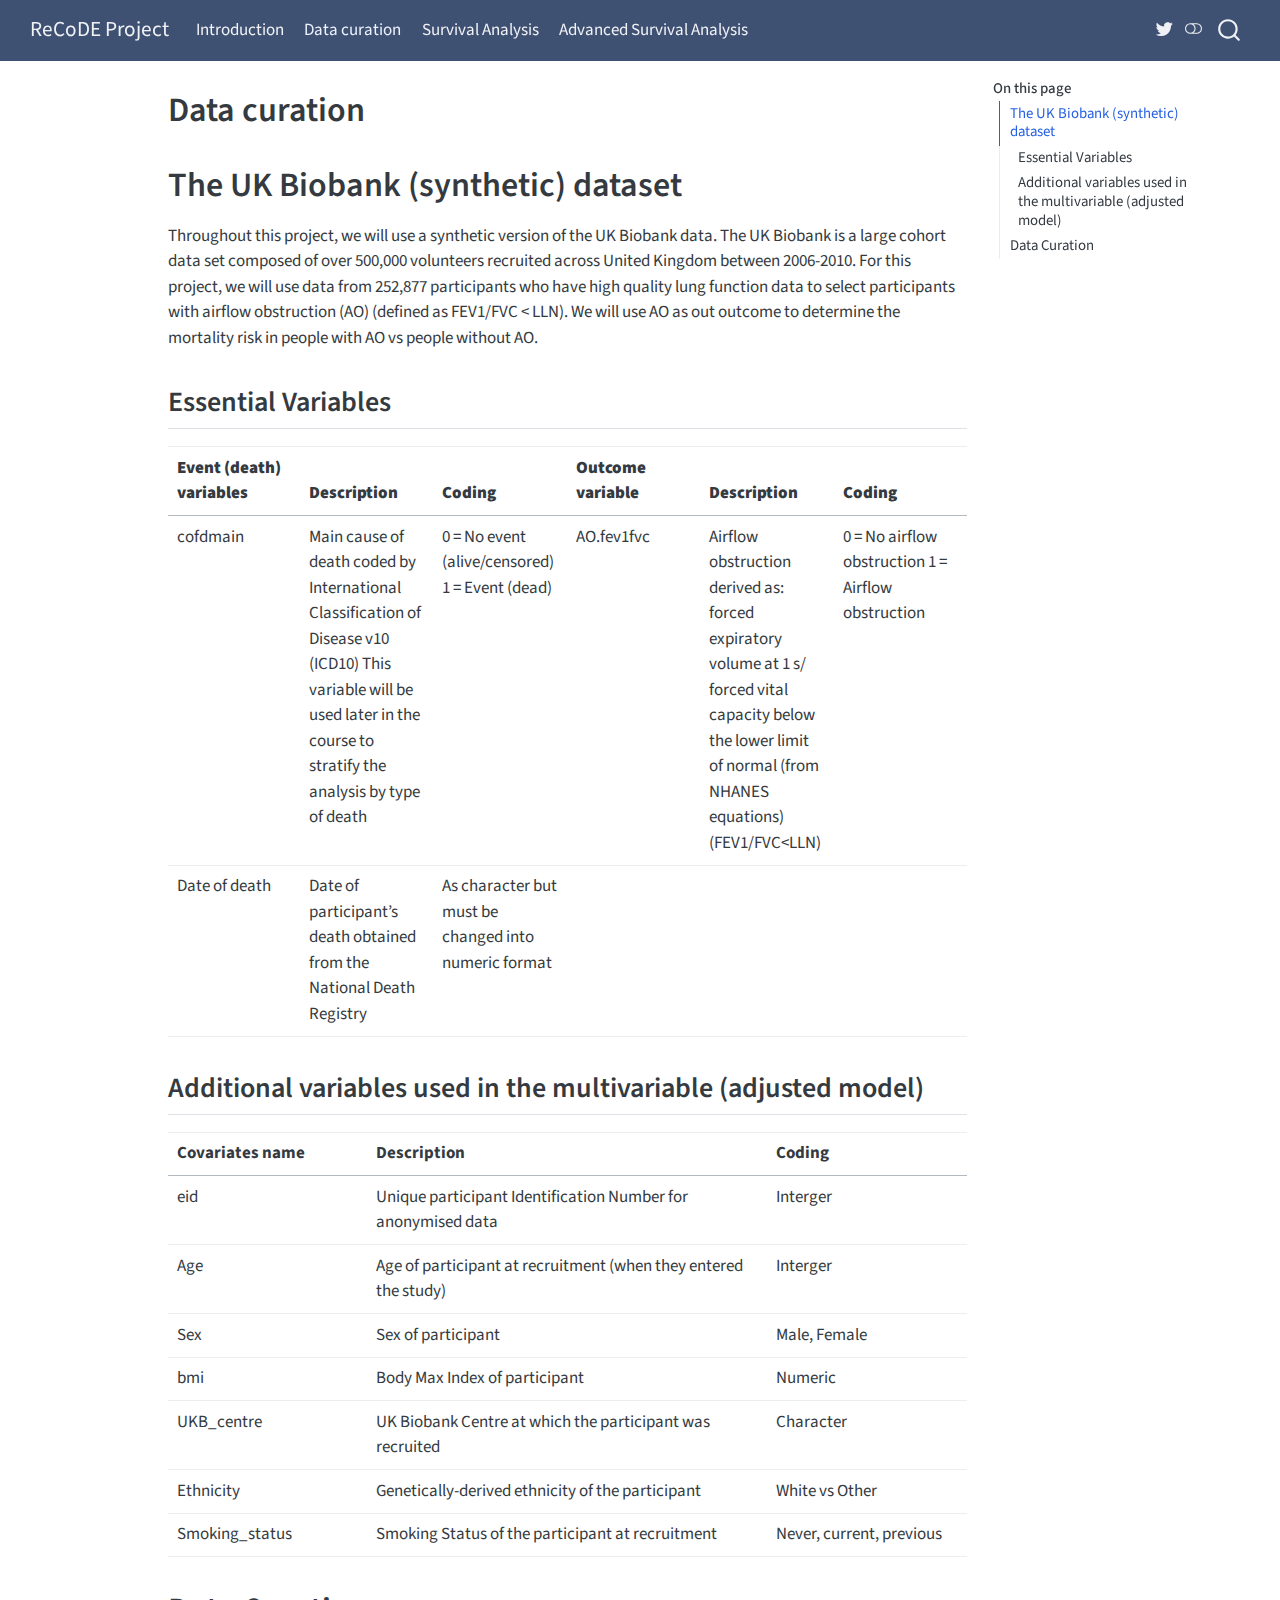
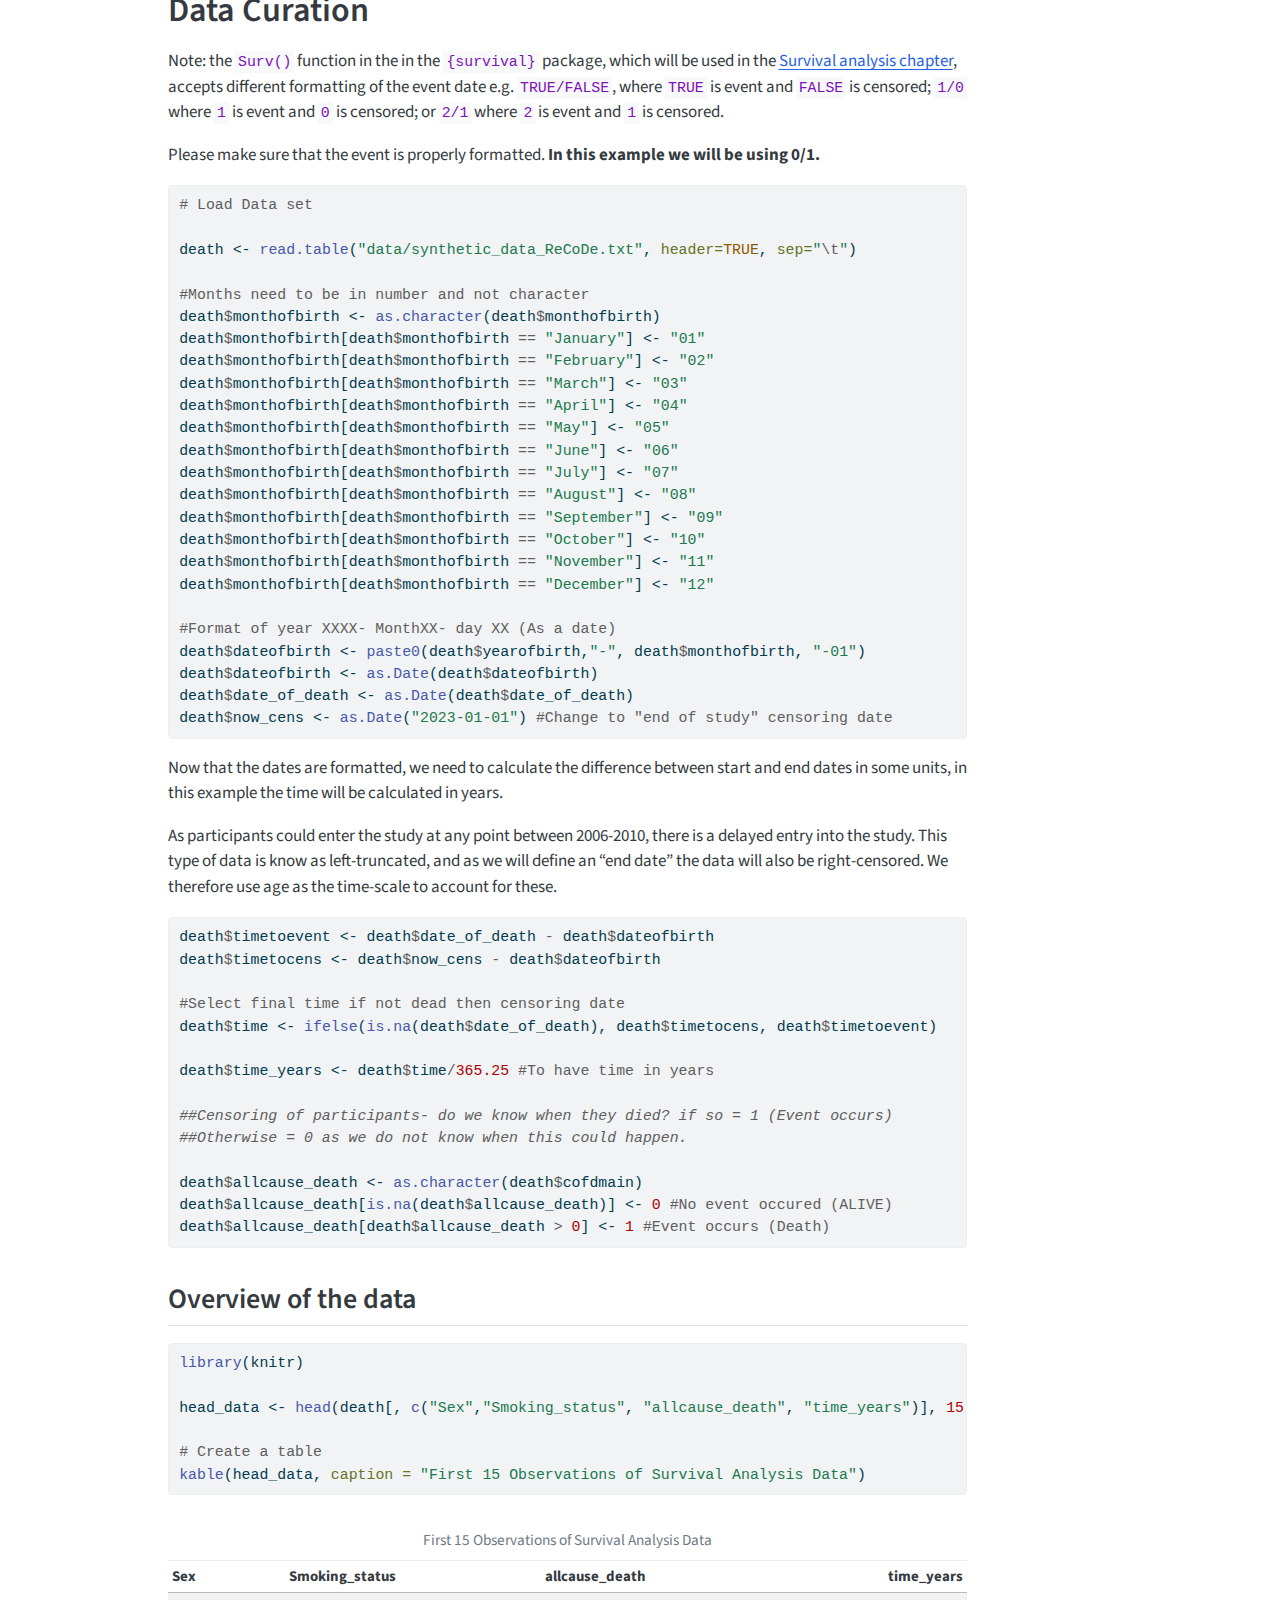
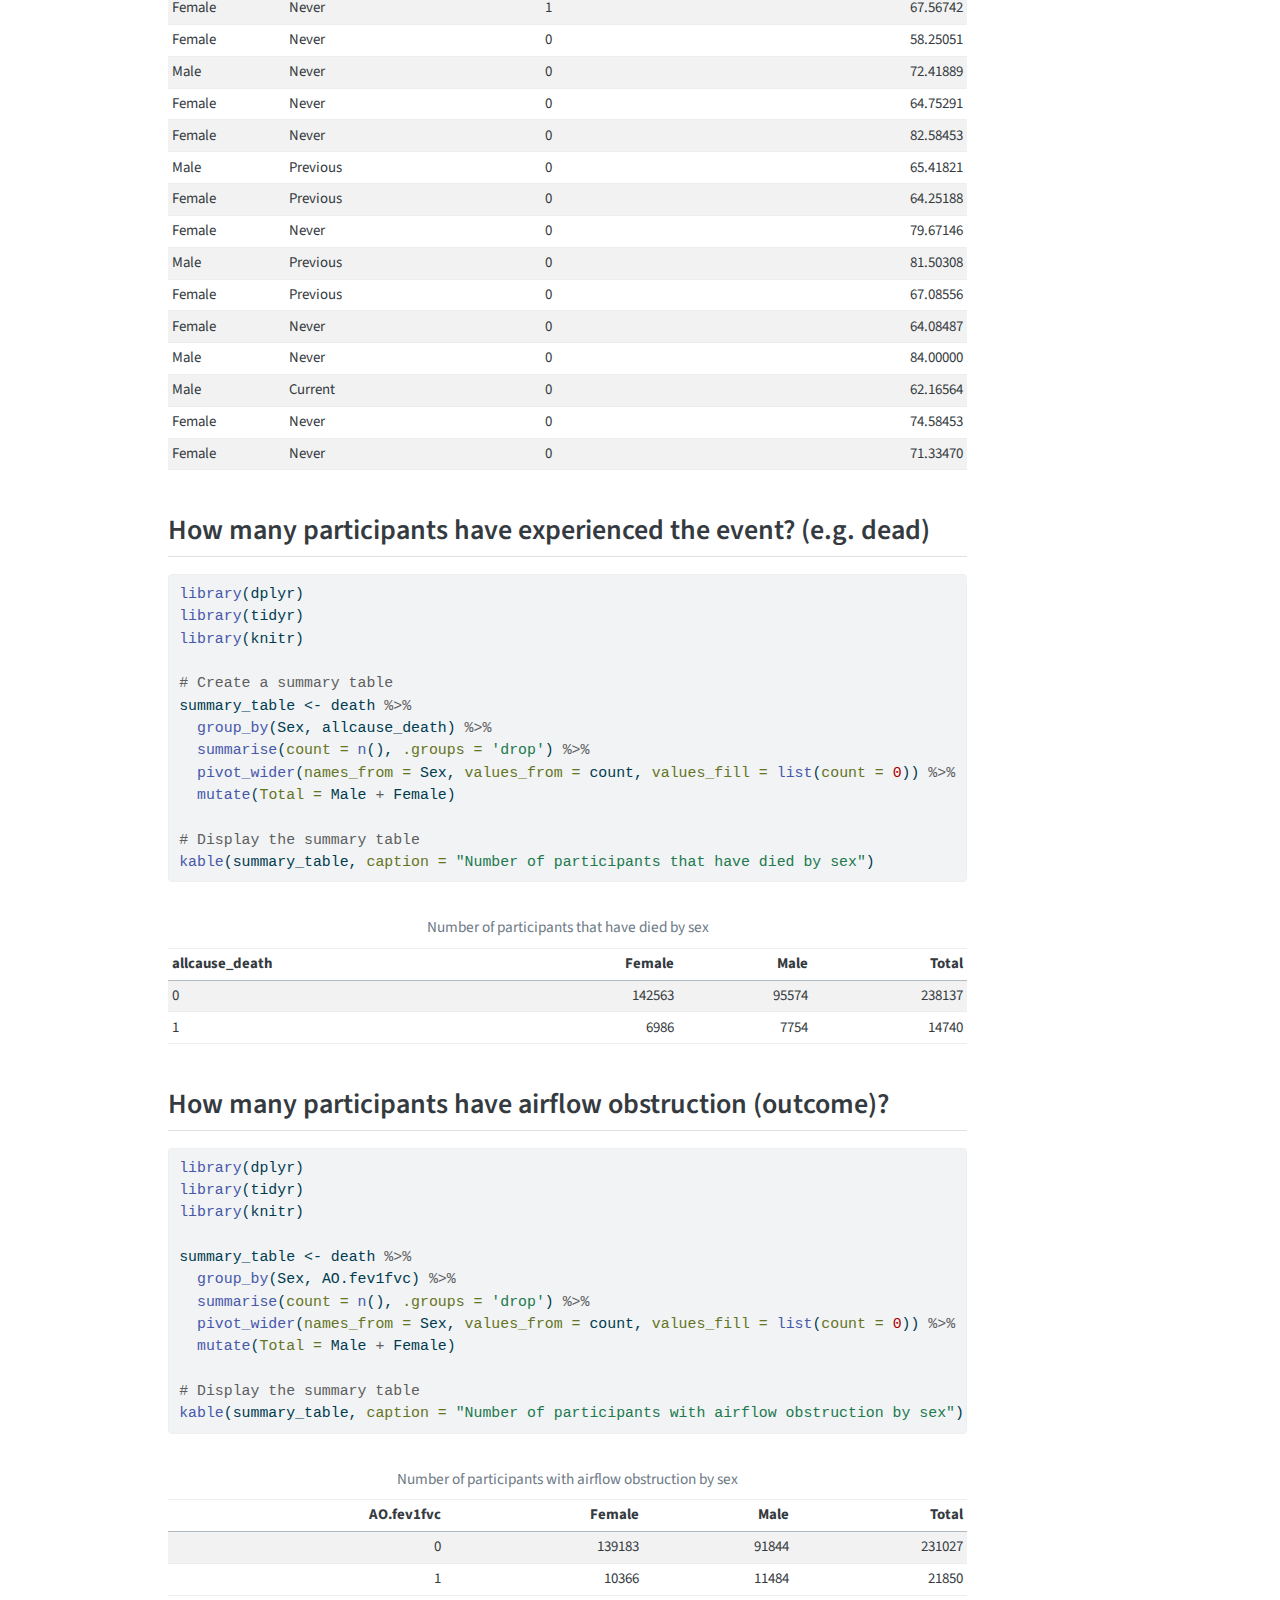
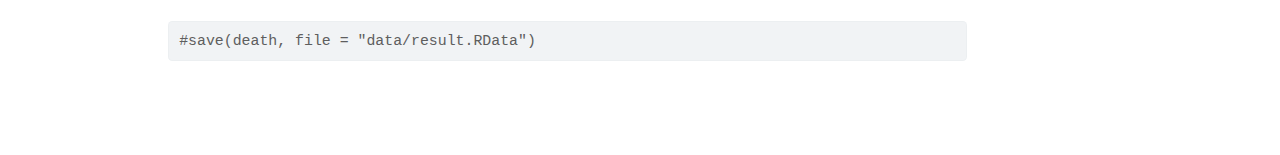
<file: data_curation.html>
<!DOCTYPE html>
<html xmlns="http://www.w3.org/1999/xhtml" lang="en" xml:lang="en"><head>

<meta charset="utf-8">
<meta name="generator" content="quarto-1.5.53">

<meta name="viewport" content="width=device-width, initial-scale=1.0, user-scalable=yes">


<title>Data curation – ReCoDE Project</title>
<style>
code{white-space: pre-wrap;}
span.smallcaps{font-variant: small-caps;}
div.columns{display: flex; gap: min(4vw, 1.5em);}
div.column{flex: auto; overflow-x: auto;}
div.hanging-indent{margin-left: 1.5em; text-indent: -1.5em;}
ul.task-list{list-style: none;}
ul.task-list li input[type="checkbox"] {
  width: 0.8em;
  margin: 0 0.8em 0.2em -1em; /* quarto-specific, see https://github.com/quarto-dev/quarto-cli/issues/4556 */ 
  vertical-align: middle;
}
/* CSS for syntax highlighting */
pre > code.sourceCode { white-space: pre; position: relative; }
pre > code.sourceCode > span { line-height: 1.25; }
pre > code.sourceCode > span:empty { height: 1.2em; }
.sourceCode { overflow: visible; }
code.sourceCode > span { color: inherit; text-decoration: inherit; }
div.sourceCode { margin: 1em 0; }
pre.sourceCode { margin: 0; }
@media screen {
div.sourceCode { overflow: auto; }
}
@media print {
pre > code.sourceCode { white-space: pre-wrap; }
pre > code.sourceCode > span { display: inline-block; text-indent: -5em; padding-left: 5em; }
}
pre.numberSource code
  { counter-reset: source-line 0; }
pre.numberSource code > span
  { position: relative; left: -4em; counter-increment: source-line; }
pre.numberSource code > span > a:first-child::before
  { content: counter(source-line);
    position: relative; left: -1em; text-align: right; vertical-align: baseline;
    border: none; display: inline-block;
    -webkit-touch-callout: none; -webkit-user-select: none;
    -khtml-user-select: none; -moz-user-select: none;
    -ms-user-select: none; user-select: none;
    padding: 0 4px; width: 4em;
  }
pre.numberSource { margin-left: 3em;  padding-left: 4px; }
div.sourceCode
  {   }
@media screen {
pre > code.sourceCode > span > a:first-child::before { text-decoration: underline; }
}
</style>


<script src="site_libs/quarto-nav/quarto-nav.js"></script>
<script src="site_libs/clipboard/clipboard.min.js"></script>
<script src="site_libs/quarto-search/autocomplete.umd.js"></script>
<script src="site_libs/quarto-search/fuse.min.js"></script>
<script src="site_libs/quarto-search/quarto-search.js"></script>
<meta name="quarto:offset" content="./">
<script src="site_libs/quarto-html/quarto.js"></script>
<script src="site_libs/quarto-html/popper.min.js"></script>
<script src="site_libs/quarto-html/tippy.umd.min.js"></script>
<script src="site_libs/quarto-html/anchor.min.js"></script>
<link href="site_libs/quarto-html/tippy.css" rel="stylesheet">
<link href="site_libs/quarto-html/quarto-syntax-highlighting.css" rel="stylesheet" class="quarto-color-scheme" id="quarto-text-highlighting-styles">
<link href="site_libs/quarto-html/quarto-syntax-highlighting-dark.css" rel="prefetch" class="quarto-color-scheme quarto-color-alternate" id="quarto-text-highlighting-styles">
<script src="site_libs/bootstrap/bootstrap.min.js"></script>
<link href="site_libs/bootstrap/bootstrap-icons.css" rel="stylesheet">
<link href="site_libs/bootstrap/bootstrap.min.css" rel="stylesheet" class="quarto-color-scheme" id="quarto-bootstrap" data-mode="light">
<link href="site_libs/bootstrap/bootstrap-dark.min.css" rel="prefetch" class="quarto-color-scheme quarto-color-alternate" id="quarto-bootstrap" data-mode="dark">
<script id="quarto-search-options" type="application/json">{
  "location": "navbar",
  "copy-button": false,
  "collapse-after": 3,
  "panel-placement": "end",
  "type": "overlay",
  "limit": 50,
  "keyboard-shortcut": [
    "f",
    "/",
    "s"
  ],
  "show-item-context": false,
  "language": {
    "search-no-results-text": "No results",
    "search-matching-documents-text": "matching documents",
    "search-copy-link-title": "Copy link to search",
    "search-hide-matches-text": "Hide additional matches",
    "search-more-match-text": "more match in this document",
    "search-more-matches-text": "more matches in this document",
    "search-clear-button-title": "Clear",
    "search-text-placeholder": "",
    "search-detached-cancel-button-title": "Cancel",
    "search-submit-button-title": "Submit",
    "search-label": "Search"
  }
}</script>


<link rel="stylesheet" href="styles.css">
</head>

<body class="nav-fixed">

<div id="quarto-search-results"></div>
  <header id="quarto-header" class="headroom fixed-top">
    <nav class="navbar navbar-expand-lg " data-bs-theme="dark">
      <div class="navbar-container container-fluid">
      <div class="navbar-brand-container mx-auto">
    <a class="navbar-brand" href="./index.html">
    <span class="navbar-title">ReCoDE Project</span>
    </a>
  </div>
            <div id="quarto-search" class="" title="Search"></div>
          <button class="navbar-toggler" type="button" data-bs-toggle="collapse" data-bs-target="#navbarCollapse" aria-controls="navbarCollapse" role="menu" aria-expanded="false" aria-label="Toggle navigation" onclick="if (window.quartoToggleHeadroom) { window.quartoToggleHeadroom(); }">
  <span class="navbar-toggler-icon"></span>
</button>
          <div class="collapse navbar-collapse" id="navbarCollapse">
            <ul class="navbar-nav navbar-nav-scroll me-auto">
  <li class="nav-item">
    <a class="nav-link" href="./introduction.html"> 
<span class="menu-text">Introduction</span></a>
  </li>  
  <li class="nav-item">
    <a class="nav-link active" href="./data_curation.html" aria-current="page"> 
<span class="menu-text">Data curation</span></a>
  </li>  
  <li class="nav-item">
    <a class="nav-link" href="./survival_analysis.html"> 
<span class="menu-text">Survival Analysis</span></a>
  </li>  
  <li class="nav-item">
    <a class="nav-link" href="./extension.html"> 
<span class="menu-text">Advanced Survival Analysis</span></a>
  </li>  
</ul>
          </div> <!-- /navcollapse -->
            <div class="quarto-navbar-tools">
    <a href="https://twitter.com/quintero_val" title="" class="quarto-navigation-tool px-1" aria-label=""><i class="bi bi-twitter"></i></a>
  <a href="" class="quarto-color-scheme-toggle quarto-navigation-tool  px-1" onclick="window.quartoToggleColorScheme(); return false;" title="Toggle dark mode"><i class="bi"></i></a>
</div>
      </div> <!-- /container-fluid -->
    </nav>
</header>
<!-- content -->
<div id="quarto-content" class="quarto-container page-columns page-rows-contents page-layout-article page-navbar">
<!-- sidebar -->
<!-- margin-sidebar -->
    <div id="quarto-margin-sidebar" class="sidebar margin-sidebar">
        <nav id="TOC" role="doc-toc" class="toc-active">
    <h2 id="toc-title">On this page</h2>
   
  <ul>
  <li><a href="#the-uk-biobank-synthetic-dataset" id="toc-the-uk-biobank-synthetic-dataset" class="nav-link active" data-scroll-target="#the-uk-biobank-synthetic-dataset">The UK Biobank (synthetic) dataset</a>
  <ul class="collapse">
  <li><a href="#essential-variables" id="toc-essential-variables" class="nav-link" data-scroll-target="#essential-variables">Essential Variables</a></li>
  <li><a href="#additional-variables-used-in-the-multivariable-adjusted-model" id="toc-additional-variables-used-in-the-multivariable-adjusted-model" class="nav-link" data-scroll-target="#additional-variables-used-in-the-multivariable-adjusted-model">Additional variables used in the multivariable (adjusted model)</a></li>
  </ul></li>
  <li><a href="#data-curation" id="toc-data-curation" class="nav-link" data-scroll-target="#data-curation">Data Curation</a>
  <ul class="collapse">
  <li><a href="#overview-of-the-data" id="toc-overview-of-the-data" class="nav-link" data-scroll-target="#overview-of-the-data">Overview of the data</a></li>
  <li><a href="#how-many-participants-have-experienced-the-event-e.g.-dead" id="toc-how-many-participants-have-experienced-the-event-e.g.-dead" class="nav-link" data-scroll-target="#how-many-participants-have-experienced-the-event-e.g.-dead">How many participants have experienced the event? (e.g.&nbsp;dead)</a></li>
  <li><a href="#how-many-participants-have-airflow-obstruction-outcome" id="toc-how-many-participants-have-airflow-obstruction-outcome" class="nav-link" data-scroll-target="#how-many-participants-have-airflow-obstruction-outcome">How many participants have airflow obstruction (outcome)?</a></li>
  </ul></li>
  </ul>
</nav>
    </div>
<!-- main -->
<main class="content" id="quarto-document-content">

<header id="title-block-header" class="quarto-title-block default">
<div class="quarto-title">
<h1 class="title">Data curation</h1>
</div>



<div class="quarto-title-meta">

    
  
    
  </div>
  


</header>


<section id="the-uk-biobank-synthetic-dataset" class="level1">
<h1>The UK Biobank (synthetic) dataset</h1>
<p>Throughout this project, we will use a synthetic version of the UK Biobank data. The UK Biobank is a large cohort data set composed of over 500,000 volunteers recruited across United Kingdom between 2006-2010. For this project, we will use data from 252,877 participants who have high quality lung function data to select participants with airflow obstruction (AO) (defined as FEV1/FVC &lt; LLN). We will use AO as out outcome to determine the mortality risk in people with AO vs people without AO.</p>
<section id="essential-variables" class="level2">
<h2 class="anchored" data-anchor-id="essential-variables">Essential Variables</h2>
<table class="caption-top table">
<colgroup>
<col style="width: 16%">
<col style="width: 16%">
<col style="width: 16%">
<col style="width: 16%">
<col style="width: 16%">
<col style="width: 16%">
</colgroup>
<thead>
<tr class="header">
<th><strong>Event (death) variables</strong></th>
<th><strong>Description</strong></th>
<th><strong>Coding</strong></th>
<th><strong>Outcome variable</strong></th>
<th><strong>Description</strong></th>
<th><strong>Coding</strong></th>
</tr>
</thead>
<tbody>
<tr class="odd">
<td>cofdmain</td>
<td>Main cause of death coded by International Classification of Disease v10 (ICD10) This variable will be used later in the course to stratify the analysis by type of death</td>
<td>0 = No event (alive/censored) 1 = Event (dead)</td>
<td>AO.fev1fvc</td>
<td>Airflow obstruction derived as: forced expiratory volume at 1 s/ forced vital capacity below the lower limit of normal (from NHANES equations) (FEV1/FVC&lt;LLN)</td>
<td>0 = No airflow obstruction 1 = Airflow obstruction</td>
</tr>
<tr class="even">
<td>Date of death</td>
<td>Date of participant’s death obtained from the National Death Registry</td>
<td>As character but must be changed into numeric format</td>
<td></td>
<td></td>
<td></td>
</tr>
</tbody>
</table>
</section>
<section id="additional-variables-used-in-the-multivariable-adjusted-model" class="level2">
<h2 class="anchored" data-anchor-id="additional-variables-used-in-the-multivariable-adjusted-model">Additional variables used in the multivariable (adjusted model)</h2>
<table class="caption-top table">
<colgroup>
<col style="width: 25%">
<col style="width: 50%">
<col style="width: 25%">
</colgroup>
<thead>
<tr class="header">
<th>Covariates name</th>
<th>Description</th>
<th>Coding</th>
</tr>
</thead>
<tbody>
<tr class="odd">
<td>eid</td>
<td>Unique participant Identification Number for anonymised data</td>
<td>Interger</td>
</tr>
<tr class="even">
<td>Age</td>
<td>Age of participant at recruitment (when they entered the study)</td>
<td>Interger</td>
</tr>
<tr class="odd">
<td>Sex</td>
<td>Sex of participant</td>
<td>Male, Female</td>
</tr>
<tr class="even">
<td>bmi</td>
<td>Body Max Index of participant</td>
<td>Numeric</td>
</tr>
<tr class="odd">
<td>UKB_centre</td>
<td>UK Biobank Centre at which the participant was recruited</td>
<td>Character</td>
</tr>
<tr class="even">
<td>Ethnicity</td>
<td>Genetically-derived ethnicity of the participant</td>
<td>White vs Other</td>
</tr>
<tr class="odd">
<td>Smoking_status</td>
<td>Smoking Status of the participant at recruitment</td>
<td>Never, current, previous</td>
</tr>
</tbody>
</table>
</section>
</section>
<section id="data-curation" class="level1">
<h1>Data Curation</h1>
<p>Note: the <code>Surv()</code> function in the in the <code>{survival}</code> package, which will be used in the <a href="./survival_analysis.html">Survival analysis chapter</a>, accepts different formatting of the event date e.g.&nbsp;<code>TRUE/FALSE</code>, where <code>TRUE</code> is event and <code>FALSE</code> is censored; <code>1/0</code> where <code>1</code> is event and <code>0</code> is censored; or <code>2/1</code> where <code>2</code> is event and <code>1</code> is censored.</p>
<p>Please make sure that the event is properly formatted. <strong>In this example we will be using 0/1.</strong></p>
<div class="cell">
<div class="sourceCode cell-code" id="cb1"><pre class="sourceCode r code-with-copy"><code class="sourceCode r"><span id="cb1-1"><a href="#cb1-1" aria-hidden="true" tabindex="-1"></a><span class="co"># Load Data set </span></span>
<span id="cb1-2"><a href="#cb1-2" aria-hidden="true" tabindex="-1"></a></span>
<span id="cb1-3"><a href="#cb1-3" aria-hidden="true" tabindex="-1"></a>death <span class="ot">&lt;-</span> <span class="fu">read.table</span>(<span class="st">"data/synthetic_data_ReCoDe.txt"</span>, <span class="at">header=</span><span class="cn">TRUE</span>, <span class="at">sep=</span><span class="st">"</span><span class="sc">\t</span><span class="st">"</span>)</span>
<span id="cb1-4"><a href="#cb1-4" aria-hidden="true" tabindex="-1"></a></span>
<span id="cb1-5"><a href="#cb1-5" aria-hidden="true" tabindex="-1"></a><span class="co">#Months need to be in number and not character</span></span>
<span id="cb1-6"><a href="#cb1-6" aria-hidden="true" tabindex="-1"></a>death<span class="sc">$</span>monthofbirth <span class="ot">&lt;-</span> <span class="fu">as.character</span>(death<span class="sc">$</span>monthofbirth)</span>
<span id="cb1-7"><a href="#cb1-7" aria-hidden="true" tabindex="-1"></a>death<span class="sc">$</span>monthofbirth[death<span class="sc">$</span>monthofbirth <span class="sc">==</span> <span class="st">"January"</span>] <span class="ot">&lt;-</span> <span class="st">"01"</span></span>
<span id="cb1-8"><a href="#cb1-8" aria-hidden="true" tabindex="-1"></a>death<span class="sc">$</span>monthofbirth[death<span class="sc">$</span>monthofbirth <span class="sc">==</span> <span class="st">"February"</span>] <span class="ot">&lt;-</span> <span class="st">"02"</span></span>
<span id="cb1-9"><a href="#cb1-9" aria-hidden="true" tabindex="-1"></a>death<span class="sc">$</span>monthofbirth[death<span class="sc">$</span>monthofbirth <span class="sc">==</span> <span class="st">"March"</span>] <span class="ot">&lt;-</span> <span class="st">"03"</span></span>
<span id="cb1-10"><a href="#cb1-10" aria-hidden="true" tabindex="-1"></a>death<span class="sc">$</span>monthofbirth[death<span class="sc">$</span>monthofbirth <span class="sc">==</span> <span class="st">"April"</span>] <span class="ot">&lt;-</span> <span class="st">"04"</span></span>
<span id="cb1-11"><a href="#cb1-11" aria-hidden="true" tabindex="-1"></a>death<span class="sc">$</span>monthofbirth[death<span class="sc">$</span>monthofbirth <span class="sc">==</span> <span class="st">"May"</span>] <span class="ot">&lt;-</span> <span class="st">"05"</span></span>
<span id="cb1-12"><a href="#cb1-12" aria-hidden="true" tabindex="-1"></a>death<span class="sc">$</span>monthofbirth[death<span class="sc">$</span>monthofbirth <span class="sc">==</span> <span class="st">"June"</span>] <span class="ot">&lt;-</span> <span class="st">"06"</span></span>
<span id="cb1-13"><a href="#cb1-13" aria-hidden="true" tabindex="-1"></a>death<span class="sc">$</span>monthofbirth[death<span class="sc">$</span>monthofbirth <span class="sc">==</span> <span class="st">"July"</span>] <span class="ot">&lt;-</span> <span class="st">"07"</span></span>
<span id="cb1-14"><a href="#cb1-14" aria-hidden="true" tabindex="-1"></a>death<span class="sc">$</span>monthofbirth[death<span class="sc">$</span>monthofbirth <span class="sc">==</span> <span class="st">"August"</span>] <span class="ot">&lt;-</span> <span class="st">"08"</span></span>
<span id="cb1-15"><a href="#cb1-15" aria-hidden="true" tabindex="-1"></a>death<span class="sc">$</span>monthofbirth[death<span class="sc">$</span>monthofbirth <span class="sc">==</span> <span class="st">"September"</span>] <span class="ot">&lt;-</span> <span class="st">"09"</span></span>
<span id="cb1-16"><a href="#cb1-16" aria-hidden="true" tabindex="-1"></a>death<span class="sc">$</span>monthofbirth[death<span class="sc">$</span>monthofbirth <span class="sc">==</span> <span class="st">"October"</span>] <span class="ot">&lt;-</span> <span class="st">"10"</span></span>
<span id="cb1-17"><a href="#cb1-17" aria-hidden="true" tabindex="-1"></a>death<span class="sc">$</span>monthofbirth[death<span class="sc">$</span>monthofbirth <span class="sc">==</span> <span class="st">"November"</span>] <span class="ot">&lt;-</span> <span class="st">"11"</span></span>
<span id="cb1-18"><a href="#cb1-18" aria-hidden="true" tabindex="-1"></a>death<span class="sc">$</span>monthofbirth[death<span class="sc">$</span>monthofbirth <span class="sc">==</span> <span class="st">"December"</span>] <span class="ot">&lt;-</span> <span class="st">"12"</span></span>
<span id="cb1-19"><a href="#cb1-19" aria-hidden="true" tabindex="-1"></a></span>
<span id="cb1-20"><a href="#cb1-20" aria-hidden="true" tabindex="-1"></a><span class="co">#Format of year XXXX- MonthXX- day XX (As a date)</span></span>
<span id="cb1-21"><a href="#cb1-21" aria-hidden="true" tabindex="-1"></a>death<span class="sc">$</span>dateofbirth <span class="ot">&lt;-</span> <span class="fu">paste0</span>(death<span class="sc">$</span>yearofbirth,<span class="st">"-"</span>, death<span class="sc">$</span>monthofbirth, <span class="st">"-01"</span>)</span>
<span id="cb1-22"><a href="#cb1-22" aria-hidden="true" tabindex="-1"></a>death<span class="sc">$</span>dateofbirth <span class="ot">&lt;-</span> <span class="fu">as.Date</span>(death<span class="sc">$</span>dateofbirth)</span>
<span id="cb1-23"><a href="#cb1-23" aria-hidden="true" tabindex="-1"></a>death<span class="sc">$</span>date_of_death <span class="ot">&lt;-</span> <span class="fu">as.Date</span>(death<span class="sc">$</span>date_of_death)</span>
<span id="cb1-24"><a href="#cb1-24" aria-hidden="true" tabindex="-1"></a>death<span class="sc">$</span>now_cens <span class="ot">&lt;-</span> <span class="fu">as.Date</span>(<span class="st">"2023-01-01"</span>) <span class="co">#Change to "end of study" censoring date</span></span></code><button title="Copy to Clipboard" class="code-copy-button"><i class="bi"></i></button></pre></div>
</div>
<p>Now that the dates are formatted, we need to calculate the difference between start and end dates in some units, in this example the time will be calculated in years.</p>
<p>As participants could enter the study at any point between 2006-2010, there is a delayed entry into the study. This type of data is know as left-truncated, and as we will define an “end date” the data will also be right-censored. We therefore use age as the time-scale to account for these.</p>
<div class="cell">
<div class="sourceCode cell-code" id="cb2"><pre class="sourceCode r code-with-copy"><code class="sourceCode r"><span id="cb2-1"><a href="#cb2-1" aria-hidden="true" tabindex="-1"></a>death<span class="sc">$</span>timetoevent <span class="ot">&lt;-</span> death<span class="sc">$</span>date_of_death <span class="sc">-</span> death<span class="sc">$</span>dateofbirth </span>
<span id="cb2-2"><a href="#cb2-2" aria-hidden="true" tabindex="-1"></a>death<span class="sc">$</span>timetocens <span class="ot">&lt;-</span> death<span class="sc">$</span>now_cens <span class="sc">-</span> death<span class="sc">$</span>dateofbirth </span>
<span id="cb2-3"><a href="#cb2-3" aria-hidden="true" tabindex="-1"></a></span>
<span id="cb2-4"><a href="#cb2-4" aria-hidden="true" tabindex="-1"></a><span class="co">#Select final time if not dead then censoring date</span></span>
<span id="cb2-5"><a href="#cb2-5" aria-hidden="true" tabindex="-1"></a>death<span class="sc">$</span>time <span class="ot">&lt;-</span> <span class="fu">ifelse</span>(<span class="fu">is.na</span>(death<span class="sc">$</span>date_of_death), death<span class="sc">$</span>timetocens, death<span class="sc">$</span>timetoevent)</span>
<span id="cb2-6"><a href="#cb2-6" aria-hidden="true" tabindex="-1"></a></span>
<span id="cb2-7"><a href="#cb2-7" aria-hidden="true" tabindex="-1"></a>death<span class="sc">$</span>time_years <span class="ot">&lt;-</span> death<span class="sc">$</span>time<span class="sc">/</span><span class="fl">365.25</span> <span class="co">#To have time in years</span></span>
<span id="cb2-8"><a href="#cb2-8" aria-hidden="true" tabindex="-1"></a></span>
<span id="cb2-9"><a href="#cb2-9" aria-hidden="true" tabindex="-1"></a><span class="do">##Censoring of participants- do we know when they died? if so = 1 (Event occurs)</span></span>
<span id="cb2-10"><a href="#cb2-10" aria-hidden="true" tabindex="-1"></a><span class="do">##Otherwise = 0 as we do not know when this could happen. </span></span>
<span id="cb2-11"><a href="#cb2-11" aria-hidden="true" tabindex="-1"></a></span>
<span id="cb2-12"><a href="#cb2-12" aria-hidden="true" tabindex="-1"></a>death<span class="sc">$</span>allcause_death <span class="ot">&lt;-</span> <span class="fu">as.character</span>(death<span class="sc">$</span>cofdmain)</span>
<span id="cb2-13"><a href="#cb2-13" aria-hidden="true" tabindex="-1"></a>death<span class="sc">$</span>allcause_death[<span class="fu">is.na</span>(death<span class="sc">$</span>allcause_death)] <span class="ot">&lt;-</span> <span class="dv">0</span> <span class="co">#No event occured (ALIVE)</span></span>
<span id="cb2-14"><a href="#cb2-14" aria-hidden="true" tabindex="-1"></a>death<span class="sc">$</span>allcause_death[death<span class="sc">$</span>allcause_death <span class="sc">&gt;</span> <span class="dv">0</span>] <span class="ot">&lt;-</span> <span class="dv">1</span> <span class="co">#Event occurs (Death)</span></span></code><button title="Copy to Clipboard" class="code-copy-button"><i class="bi"></i></button></pre></div>
</div>
<section id="overview-of-the-data" class="level2">
<h2 class="anchored" data-anchor-id="overview-of-the-data">Overview of the data</h2>
<div class="cell">
<div class="sourceCode cell-code" id="cb3"><pre class="sourceCode r code-with-copy"><code class="sourceCode r"><span id="cb3-1"><a href="#cb3-1" aria-hidden="true" tabindex="-1"></a><span class="fu">library</span>(knitr)</span>
<span id="cb3-2"><a href="#cb3-2" aria-hidden="true" tabindex="-1"></a></span>
<span id="cb3-3"><a href="#cb3-3" aria-hidden="true" tabindex="-1"></a>head_data <span class="ot">&lt;-</span> <span class="fu">head</span>(death[, <span class="fu">c</span>(<span class="st">"Sex"</span>,<span class="st">"Smoking_status"</span>, <span class="st">"allcause_death"</span>, <span class="st">"time_years"</span>)], <span class="dv">15</span>)</span>
<span id="cb3-4"><a href="#cb3-4" aria-hidden="true" tabindex="-1"></a></span>
<span id="cb3-5"><a href="#cb3-5" aria-hidden="true" tabindex="-1"></a><span class="co"># Create a table</span></span>
<span id="cb3-6"><a href="#cb3-6" aria-hidden="true" tabindex="-1"></a><span class="fu">kable</span>(head_data, <span class="at">caption =</span> <span class="st">"First 15 Observations of Survival Analysis Data"</span>)</span></code><button title="Copy to Clipboard" class="code-copy-button"><i class="bi"></i></button></pre></div>
<div class="cell-output-display">
<table class="caption-top table table-sm table-striped small">
<caption>First 15 Observations of Survival Analysis Data</caption>
<thead>
<tr class="header">
<th style="text-align: left;">Sex</th>
<th style="text-align: left;">Smoking_status</th>
<th style="text-align: left;">allcause_death</th>
<th style="text-align: right;">time_years</th>
</tr>
</thead>
<tbody>
<tr class="odd">
<td style="text-align: left;">Female</td>
<td style="text-align: left;">Never</td>
<td style="text-align: left;">1</td>
<td style="text-align: right;">67.56742</td>
</tr>
<tr class="even">
<td style="text-align: left;">Female</td>
<td style="text-align: left;">Never</td>
<td style="text-align: left;">0</td>
<td style="text-align: right;">58.25051</td>
</tr>
<tr class="odd">
<td style="text-align: left;">Male</td>
<td style="text-align: left;">Never</td>
<td style="text-align: left;">0</td>
<td style="text-align: right;">72.41889</td>
</tr>
<tr class="even">
<td style="text-align: left;">Female</td>
<td style="text-align: left;">Never</td>
<td style="text-align: left;">0</td>
<td style="text-align: right;">64.75291</td>
</tr>
<tr class="odd">
<td style="text-align: left;">Female</td>
<td style="text-align: left;">Never</td>
<td style="text-align: left;">0</td>
<td style="text-align: right;">82.58453</td>
</tr>
<tr class="even">
<td style="text-align: left;">Male</td>
<td style="text-align: left;">Previous</td>
<td style="text-align: left;">0</td>
<td style="text-align: right;">65.41821</td>
</tr>
<tr class="odd">
<td style="text-align: left;">Female</td>
<td style="text-align: left;">Previous</td>
<td style="text-align: left;">0</td>
<td style="text-align: right;">64.25188</td>
</tr>
<tr class="even">
<td style="text-align: left;">Female</td>
<td style="text-align: left;">Never</td>
<td style="text-align: left;">0</td>
<td style="text-align: right;">79.67146</td>
</tr>
<tr class="odd">
<td style="text-align: left;">Male</td>
<td style="text-align: left;">Previous</td>
<td style="text-align: left;">0</td>
<td style="text-align: right;">81.50308</td>
</tr>
<tr class="even">
<td style="text-align: left;">Female</td>
<td style="text-align: left;">Previous</td>
<td style="text-align: left;">0</td>
<td style="text-align: right;">67.08556</td>
</tr>
<tr class="odd">
<td style="text-align: left;">Female</td>
<td style="text-align: left;">Never</td>
<td style="text-align: left;">0</td>
<td style="text-align: right;">64.08487</td>
</tr>
<tr class="even">
<td style="text-align: left;">Male</td>
<td style="text-align: left;">Never</td>
<td style="text-align: left;">0</td>
<td style="text-align: right;">84.00000</td>
</tr>
<tr class="odd">
<td style="text-align: left;">Male</td>
<td style="text-align: left;">Current</td>
<td style="text-align: left;">0</td>
<td style="text-align: right;">62.16564</td>
</tr>
<tr class="even">
<td style="text-align: left;">Female</td>
<td style="text-align: left;">Never</td>
<td style="text-align: left;">0</td>
<td style="text-align: right;">74.58453</td>
</tr>
<tr class="odd">
<td style="text-align: left;">Female</td>
<td style="text-align: left;">Never</td>
<td style="text-align: left;">0</td>
<td style="text-align: right;">71.33470</td>
</tr>
</tbody>
</table>
</div>
</div>
</section>
<section id="how-many-participants-have-experienced-the-event-e.g.-dead" class="level2">
<h2 class="anchored" data-anchor-id="how-many-participants-have-experienced-the-event-e.g.-dead">How many participants have experienced the event? (e.g.&nbsp;dead)</h2>
<div class="cell">
<div class="sourceCode cell-code" id="cb4"><pre class="sourceCode r code-with-copy"><code class="sourceCode r"><span id="cb4-1"><a href="#cb4-1" aria-hidden="true" tabindex="-1"></a><span class="fu">library</span>(dplyr)</span>
<span id="cb4-2"><a href="#cb4-2" aria-hidden="true" tabindex="-1"></a><span class="fu">library</span>(tidyr)</span>
<span id="cb4-3"><a href="#cb4-3" aria-hidden="true" tabindex="-1"></a><span class="fu">library</span>(knitr)</span>
<span id="cb4-4"><a href="#cb4-4" aria-hidden="true" tabindex="-1"></a></span>
<span id="cb4-5"><a href="#cb4-5" aria-hidden="true" tabindex="-1"></a><span class="co"># Create a summary table</span></span>
<span id="cb4-6"><a href="#cb4-6" aria-hidden="true" tabindex="-1"></a>summary_table <span class="ot">&lt;-</span> death <span class="sc">%&gt;%</span></span>
<span id="cb4-7"><a href="#cb4-7" aria-hidden="true" tabindex="-1"></a>  <span class="fu">group_by</span>(Sex, allcause_death) <span class="sc">%&gt;%</span></span>
<span id="cb4-8"><a href="#cb4-8" aria-hidden="true" tabindex="-1"></a>  <span class="fu">summarise</span>(<span class="at">count =</span> <span class="fu">n</span>(), <span class="at">.groups =</span> <span class="st">'drop'</span>) <span class="sc">%&gt;%</span></span>
<span id="cb4-9"><a href="#cb4-9" aria-hidden="true" tabindex="-1"></a>  <span class="fu">pivot_wider</span>(<span class="at">names_from =</span> Sex, <span class="at">values_from =</span> count, <span class="at">values_fill =</span> <span class="fu">list</span>(<span class="at">count =</span> <span class="dv">0</span>)) <span class="sc">%&gt;%</span></span>
<span id="cb4-10"><a href="#cb4-10" aria-hidden="true" tabindex="-1"></a>  <span class="fu">mutate</span>(<span class="at">Total =</span> Male <span class="sc">+</span> Female)</span>
<span id="cb4-11"><a href="#cb4-11" aria-hidden="true" tabindex="-1"></a></span>
<span id="cb4-12"><a href="#cb4-12" aria-hidden="true" tabindex="-1"></a><span class="co"># Display the summary table</span></span>
<span id="cb4-13"><a href="#cb4-13" aria-hidden="true" tabindex="-1"></a><span class="fu">kable</span>(summary_table, <span class="at">caption =</span> <span class="st">"Number of participants that have died by sex"</span>)</span></code><button title="Copy to Clipboard" class="code-copy-button"><i class="bi"></i></button></pre></div>
<div class="cell-output-display">
<table class="caption-top table table-sm table-striped small">
<caption>Number of participants that have died by sex</caption>
<thead>
<tr class="header">
<th style="text-align: left;">allcause_death</th>
<th style="text-align: right;">Female</th>
<th style="text-align: right;">Male</th>
<th style="text-align: right;">Total</th>
</tr>
</thead>
<tbody>
<tr class="odd">
<td style="text-align: left;">0</td>
<td style="text-align: right;">142563</td>
<td style="text-align: right;">95574</td>
<td style="text-align: right;">238137</td>
</tr>
<tr class="even">
<td style="text-align: left;">1</td>
<td style="text-align: right;">6986</td>
<td style="text-align: right;">7754</td>
<td style="text-align: right;">14740</td>
</tr>
</tbody>
</table>
</div>
</div>
</section>
<section id="how-many-participants-have-airflow-obstruction-outcome" class="level2">
<h2 class="anchored" data-anchor-id="how-many-participants-have-airflow-obstruction-outcome">How many participants have airflow obstruction (outcome)?</h2>
<div class="cell">
<div class="sourceCode cell-code" id="cb5"><pre class="sourceCode r code-with-copy"><code class="sourceCode r"><span id="cb5-1"><a href="#cb5-1" aria-hidden="true" tabindex="-1"></a><span class="fu">library</span>(dplyr)</span>
<span id="cb5-2"><a href="#cb5-2" aria-hidden="true" tabindex="-1"></a><span class="fu">library</span>(tidyr)</span>
<span id="cb5-3"><a href="#cb5-3" aria-hidden="true" tabindex="-1"></a><span class="fu">library</span>(knitr)</span>
<span id="cb5-4"><a href="#cb5-4" aria-hidden="true" tabindex="-1"></a></span>
<span id="cb5-5"><a href="#cb5-5" aria-hidden="true" tabindex="-1"></a>summary_table <span class="ot">&lt;-</span> death <span class="sc">%&gt;%</span></span>
<span id="cb5-6"><a href="#cb5-6" aria-hidden="true" tabindex="-1"></a>  <span class="fu">group_by</span>(Sex, AO.fev1fvc) <span class="sc">%&gt;%</span></span>
<span id="cb5-7"><a href="#cb5-7" aria-hidden="true" tabindex="-1"></a>  <span class="fu">summarise</span>(<span class="at">count =</span> <span class="fu">n</span>(), <span class="at">.groups =</span> <span class="st">'drop'</span>) <span class="sc">%&gt;%</span></span>
<span id="cb5-8"><a href="#cb5-8" aria-hidden="true" tabindex="-1"></a>  <span class="fu">pivot_wider</span>(<span class="at">names_from =</span> Sex, <span class="at">values_from =</span> count, <span class="at">values_fill =</span> <span class="fu">list</span>(<span class="at">count =</span> <span class="dv">0</span>)) <span class="sc">%&gt;%</span></span>
<span id="cb5-9"><a href="#cb5-9" aria-hidden="true" tabindex="-1"></a>  <span class="fu">mutate</span>(<span class="at">Total =</span> Male <span class="sc">+</span> Female)</span>
<span id="cb5-10"><a href="#cb5-10" aria-hidden="true" tabindex="-1"></a></span>
<span id="cb5-11"><a href="#cb5-11" aria-hidden="true" tabindex="-1"></a><span class="co"># Display the summary table</span></span>
<span id="cb5-12"><a href="#cb5-12" aria-hidden="true" tabindex="-1"></a><span class="fu">kable</span>(summary_table, <span class="at">caption =</span> <span class="st">"Number of participants with airflow obstruction by sex"</span>)</span></code><button title="Copy to Clipboard" class="code-copy-button"><i class="bi"></i></button></pre></div>
<div class="cell-output-display">
<table class="caption-top table table-sm table-striped small">
<caption>Number of participants with airflow obstruction by sex</caption>
<thead>
<tr class="header">
<th style="text-align: right;">AO.fev1fvc</th>
<th style="text-align: right;">Female</th>
<th style="text-align: right;">Male</th>
<th style="text-align: right;">Total</th>
</tr>
</thead>
<tbody>
<tr class="odd">
<td style="text-align: right;">0</td>
<td style="text-align: right;">139183</td>
<td style="text-align: right;">91844</td>
<td style="text-align: right;">231027</td>
</tr>
<tr class="even">
<td style="text-align: right;">1</td>
<td style="text-align: right;">10366</td>
<td style="text-align: right;">11484</td>
<td style="text-align: right;">21850</td>
</tr>
</tbody>
</table>
</div>
</div>
<div class="cell">
<div class="sourceCode cell-code" id="cb6"><pre class="sourceCode r code-with-copy"><code class="sourceCode r"><span id="cb6-1"><a href="#cb6-1" aria-hidden="true" tabindex="-1"></a><span class="co">#save(death, file = "data/result.RData")</span></span></code><button title="Copy to Clipboard" class="code-copy-button"><i class="bi"></i></button></pre></div>
</div>


</section>
</section>

</main> <!-- /main -->
<script id="quarto-html-after-body" type="application/javascript">
window.document.addEventListener("DOMContentLoaded", function (event) {
  const toggleBodyColorMode = (bsSheetEl) => {
    const mode = bsSheetEl.getAttribute("data-mode");
    const bodyEl = window.document.querySelector("body");
    if (mode === "dark") {
      bodyEl.classList.add("quarto-dark");
      bodyEl.classList.remove("quarto-light");
    } else {
      bodyEl.classList.add("quarto-light");
      bodyEl.classList.remove("quarto-dark");
    }
  }
  const toggleBodyColorPrimary = () => {
    const bsSheetEl = window.document.querySelector("link#quarto-bootstrap");
    if (bsSheetEl) {
      toggleBodyColorMode(bsSheetEl);
    }
  }
  toggleBodyColorPrimary();  
  const disableStylesheet = (stylesheets) => {
    for (let i=0; i < stylesheets.length; i++) {
      const stylesheet = stylesheets[i];
      stylesheet.rel = 'prefetch';
    }
  }
  const enableStylesheet = (stylesheets) => {
    for (let i=0; i < stylesheets.length; i++) {
      const stylesheet = stylesheets[i];
      stylesheet.rel = 'stylesheet';
    }
  }
  const manageTransitions = (selector, allowTransitions) => {
    const els = window.document.querySelectorAll(selector);
    for (let i=0; i < els.length; i++) {
      const el = els[i];
      if (allowTransitions) {
        el.classList.remove('notransition');
      } else {
        el.classList.add('notransition');
      }
    }
  }
  const toggleGiscusIfUsed = (isAlternate, darkModeDefault) => {
    const baseTheme = document.querySelector('#giscus-base-theme')?.value ?? 'light';
    const alternateTheme = document.querySelector('#giscus-alt-theme')?.value ?? 'dark';
    let newTheme = '';
    if(darkModeDefault) {
      newTheme = isAlternate ? baseTheme : alternateTheme;
    } else {
      newTheme = isAlternate ? alternateTheme : baseTheme;
    }
    const changeGiscusTheme = () => {
      // From: https://github.com/giscus/giscus/issues/336
      const sendMessage = (message) => {
        const iframe = document.querySelector('iframe.giscus-frame');
        if (!iframe) return;
        iframe.contentWindow.postMessage({ giscus: message }, 'https://giscus.app');
      }
      sendMessage({
        setConfig: {
          theme: newTheme
        }
      });
    }
    const isGiscussLoaded = window.document.querySelector('iframe.giscus-frame') !== null;
    if (isGiscussLoaded) {
      changeGiscusTheme();
    }
  }
  const toggleColorMode = (alternate) => {
    // Switch the stylesheets
    const alternateStylesheets = window.document.querySelectorAll('link.quarto-color-scheme.quarto-color-alternate');
    manageTransitions('#quarto-margin-sidebar .nav-link', false);
    if (alternate) {
      enableStylesheet(alternateStylesheets);
      for (const sheetNode of alternateStylesheets) {
        if (sheetNode.id === "quarto-bootstrap") {
          toggleBodyColorMode(sheetNode);
        }
      }
    } else {
      disableStylesheet(alternateStylesheets);
      toggleBodyColorPrimary();
    }
    manageTransitions('#quarto-margin-sidebar .nav-link', true);
    // Switch the toggles
    const toggles = window.document.querySelectorAll('.quarto-color-scheme-toggle');
    for (let i=0; i < toggles.length; i++) {
      const toggle = toggles[i];
      if (toggle) {
        if (alternate) {
          toggle.classList.add("alternate");     
        } else {
          toggle.classList.remove("alternate");
        }
      }
    }
    // Hack to workaround the fact that safari doesn't
    // properly recolor the scrollbar when toggling (#1455)
    if (navigator.userAgent.indexOf('Safari') > 0 && navigator.userAgent.indexOf('Chrome') == -1) {
      manageTransitions("body", false);
      window.scrollTo(0, 1);
      setTimeout(() => {
        window.scrollTo(0, 0);
        manageTransitions("body", true);
      }, 40);  
    }
  }
  const isFileUrl = () => { 
    return window.location.protocol === 'file:';
  }
  const hasAlternateSentinel = () => {  
    let styleSentinel = getColorSchemeSentinel();
    if (styleSentinel !== null) {
      return styleSentinel === "alternate";
    } else {
      return false;
    }
  }
  const setStyleSentinel = (alternate) => {
    const value = alternate ? "alternate" : "default";
    if (!isFileUrl()) {
      window.localStorage.setItem("quarto-color-scheme", value);
    } else {
      localAlternateSentinel = value;
    }
  }
  const getColorSchemeSentinel = () => {
    if (!isFileUrl()) {
      const storageValue = window.localStorage.getItem("quarto-color-scheme");
      return storageValue != null ? storageValue : localAlternateSentinel;
    } else {
      return localAlternateSentinel;
    }
  }
  const darkModeDefault = false;
  let localAlternateSentinel = darkModeDefault ? 'alternate' : 'default';
  // Dark / light mode switch
  window.quartoToggleColorScheme = () => {
    // Read the current dark / light value 
    let toAlternate = !hasAlternateSentinel();
    toggleColorMode(toAlternate);
    setStyleSentinel(toAlternate);
    toggleGiscusIfUsed(toAlternate, darkModeDefault);
  };
  // Ensure there is a toggle, if there isn't float one in the top right
  if (window.document.querySelector('.quarto-color-scheme-toggle') === null) {
    const a = window.document.createElement('a');
    a.classList.add('top-right');
    a.classList.add('quarto-color-scheme-toggle');
    a.href = "";
    a.onclick = function() { try { window.quartoToggleColorScheme(); } catch {} return false; };
    const i = window.document.createElement("i");
    i.classList.add('bi');
    a.appendChild(i);
    window.document.body.appendChild(a);
  }
  // Switch to dark mode if need be
  if (hasAlternateSentinel()) {
    toggleColorMode(true);
  } else {
    toggleColorMode(false);
  }
  const icon = "";
  const anchorJS = new window.AnchorJS();
  anchorJS.options = {
    placement: 'right',
    icon: icon
  };
  anchorJS.add('.anchored');
  const isCodeAnnotation = (el) => {
    for (const clz of el.classList) {
      if (clz.startsWith('code-annotation-')) {                     
        return true;
      }
    }
    return false;
  }
  const onCopySuccess = function(e) {
    // button target
    const button = e.trigger;
    // don't keep focus
    button.blur();
    // flash "checked"
    button.classList.add('code-copy-button-checked');
    var currentTitle = button.getAttribute("title");
    button.setAttribute("title", "Copied!");
    let tooltip;
    if (window.bootstrap) {
      button.setAttribute("data-bs-toggle", "tooltip");
      button.setAttribute("data-bs-placement", "left");
      button.setAttribute("data-bs-title", "Copied!");
      tooltip = new bootstrap.Tooltip(button, 
        { trigger: "manual", 
          customClass: "code-copy-button-tooltip",
          offset: [0, -8]});
      tooltip.show();    
    }
    setTimeout(function() {
      if (tooltip) {
        tooltip.hide();
        button.removeAttribute("data-bs-title");
        button.removeAttribute("data-bs-toggle");
        button.removeAttribute("data-bs-placement");
      }
      button.setAttribute("title", currentTitle);
      button.classList.remove('code-copy-button-checked');
    }, 1000);
    // clear code selection
    e.clearSelection();
  }
  const getTextToCopy = function(trigger) {
      const codeEl = trigger.previousElementSibling.cloneNode(true);
      for (const childEl of codeEl.children) {
        if (isCodeAnnotation(childEl)) {
          childEl.remove();
        }
      }
      return codeEl.innerText;
  }
  const clipboard = new window.ClipboardJS('.code-copy-button:not([data-in-quarto-modal])', {
    text: getTextToCopy
  });
  clipboard.on('success', onCopySuccess);
  if (window.document.getElementById('quarto-embedded-source-code-modal')) {
    // For code content inside modals, clipBoardJS needs to be initialized with a container option
    // TODO: Check when it could be a function (https://github.com/zenorocha/clipboard.js/issues/860)
    const clipboardModal = new window.ClipboardJS('.code-copy-button[data-in-quarto-modal]', {
      text: getTextToCopy,
      container: window.document.getElementById('quarto-embedded-source-code-modal')
    });
    clipboardModal.on('success', onCopySuccess);
  }
    var localhostRegex = new RegExp(/^(?:http|https):\/\/localhost\:?[0-9]*\//);
    var mailtoRegex = new RegExp(/^mailto:/);
      var filterRegex = new RegExp("https:\/\/ImperialCollegeLondon\.github\.io\/ReCoDE_Survival_analysis_LTRC_data\/");
    var isInternal = (href) => {
        return filterRegex.test(href) || localhostRegex.test(href) || mailtoRegex.test(href);
    }
    // Inspect non-navigation links and adorn them if external
 	var links = window.document.querySelectorAll('a[href]:not(.nav-link):not(.navbar-brand):not(.toc-action):not(.sidebar-link):not(.sidebar-item-toggle):not(.pagination-link):not(.no-external):not([aria-hidden]):not(.dropdown-item):not(.quarto-navigation-tool):not(.about-link)');
    for (var i=0; i<links.length; i++) {
      const link = links[i];
      if (!isInternal(link.href)) {
        // undo the damage that might have been done by quarto-nav.js in the case of
        // links that we want to consider external
        if (link.dataset.originalHref !== undefined) {
          link.href = link.dataset.originalHref;
        }
      }
    }
  function tippyHover(el, contentFn, onTriggerFn, onUntriggerFn) {
    const config = {
      allowHTML: true,
      maxWidth: 500,
      delay: 100,
      arrow: false,
      appendTo: function(el) {
          return el.parentElement;
      },
      interactive: true,
      interactiveBorder: 10,
      theme: 'quarto',
      placement: 'bottom-start',
    };
    if (contentFn) {
      config.content = contentFn;
    }
    if (onTriggerFn) {
      config.onTrigger = onTriggerFn;
    }
    if (onUntriggerFn) {
      config.onUntrigger = onUntriggerFn;
    }
    window.tippy(el, config); 
  }
  const noterefs = window.document.querySelectorAll('a[role="doc-noteref"]');
  for (var i=0; i<noterefs.length; i++) {
    const ref = noterefs[i];
    tippyHover(ref, function() {
      // use id or data attribute instead here
      let href = ref.getAttribute('data-footnote-href') || ref.getAttribute('href');
      try { href = new URL(href).hash; } catch {}
      const id = href.replace(/^#\/?/, "");
      const note = window.document.getElementById(id);
      if (note) {
        return note.innerHTML;
      } else {
        return "";
      }
    });
  }
  const xrefs = window.document.querySelectorAll('a.quarto-xref');
  const processXRef = (id, note) => {
    // Strip column container classes
    const stripColumnClz = (el) => {
      el.classList.remove("page-full", "page-columns");
      if (el.children) {
        for (const child of el.children) {
          stripColumnClz(child);
        }
      }
    }
    stripColumnClz(note)
    if (id === null || id.startsWith('sec-')) {
      // Special case sections, only their first couple elements
      const container = document.createElement("div");
      if (note.children && note.children.length > 2) {
        container.appendChild(note.children[0].cloneNode(true));
        for (let i = 1; i < note.children.length; i++) {
          const child = note.children[i];
          if (child.tagName === "P" && child.innerText === "") {
            continue;
          } else {
            container.appendChild(child.cloneNode(true));
            break;
          }
        }
        if (window.Quarto?.typesetMath) {
          window.Quarto.typesetMath(container);
        }
        return container.innerHTML
      } else {
        if (window.Quarto?.typesetMath) {
          window.Quarto.typesetMath(note);
        }
        return note.innerHTML;
      }
    } else {
      // Remove any anchor links if they are present
      const anchorLink = note.querySelector('a.anchorjs-link');
      if (anchorLink) {
        anchorLink.remove();
      }
      if (window.Quarto?.typesetMath) {
        window.Quarto.typesetMath(note);
      }
      // TODO in 1.5, we should make sure this works without a callout special case
      if (note.classList.contains("callout")) {
        return note.outerHTML;
      } else {
        return note.innerHTML;
      }
    }
  }
  for (var i=0; i<xrefs.length; i++) {
    const xref = xrefs[i];
    tippyHover(xref, undefined, function(instance) {
      instance.disable();
      let url = xref.getAttribute('href');
      let hash = undefined; 
      if (url.startsWith('#')) {
        hash = url;
      } else {
        try { hash = new URL(url).hash; } catch {}
      }
      if (hash) {
        const id = hash.replace(/^#\/?/, "");
        const note = window.document.getElementById(id);
        if (note !== null) {
          try {
            const html = processXRef(id, note.cloneNode(true));
            instance.setContent(html);
          } finally {
            instance.enable();
            instance.show();
          }
        } else {
          // See if we can fetch this
          fetch(url.split('#')[0])
          .then(res => res.text())
          .then(html => {
            const parser = new DOMParser();
            const htmlDoc = parser.parseFromString(html, "text/html");
            const note = htmlDoc.getElementById(id);
            if (note !== null) {
              const html = processXRef(id, note);
              instance.setContent(html);
            } 
          }).finally(() => {
            instance.enable();
            instance.show();
          });
        }
      } else {
        // See if we can fetch a full url (with no hash to target)
        // This is a special case and we should probably do some content thinning / targeting
        fetch(url)
        .then(res => res.text())
        .then(html => {
          const parser = new DOMParser();
          const htmlDoc = parser.parseFromString(html, "text/html");
          const note = htmlDoc.querySelector('main.content');
          if (note !== null) {
            // This should only happen for chapter cross references
            // (since there is no id in the URL)
            // remove the first header
            if (note.children.length > 0 && note.children[0].tagName === "HEADER") {
              note.children[0].remove();
            }
            const html = processXRef(null, note);
            instance.setContent(html);
          } 
        }).finally(() => {
          instance.enable();
          instance.show();
        });
      }
    }, function(instance) {
    });
  }
      let selectedAnnoteEl;
      const selectorForAnnotation = ( cell, annotation) => {
        let cellAttr = 'data-code-cell="' + cell + '"';
        let lineAttr = 'data-code-annotation="' +  annotation + '"';
        const selector = 'span[' + cellAttr + '][' + lineAttr + ']';
        return selector;
      }
      const selectCodeLines = (annoteEl) => {
        const doc = window.document;
        const targetCell = annoteEl.getAttribute("data-target-cell");
        const targetAnnotation = annoteEl.getAttribute("data-target-annotation");
        const annoteSpan = window.document.querySelector(selectorForAnnotation(targetCell, targetAnnotation));
        const lines = annoteSpan.getAttribute("data-code-lines").split(",");
        const lineIds = lines.map((line) => {
          return targetCell + "-" + line;
        })
        let top = null;
        let height = null;
        let parent = null;
        if (lineIds.length > 0) {
            //compute the position of the single el (top and bottom and make a div)
            const el = window.document.getElementById(lineIds[0]);
            top = el.offsetTop;
            height = el.offsetHeight;
            parent = el.parentElement.parentElement;
          if (lineIds.length > 1) {
            const lastEl = window.document.getElementById(lineIds[lineIds.length - 1]);
            const bottom = lastEl.offsetTop + lastEl.offsetHeight;
            height = bottom - top;
          }
          if (top !== null && height !== null && parent !== null) {
            // cook up a div (if necessary) and position it 
            let div = window.document.getElementById("code-annotation-line-highlight");
            if (div === null) {
              div = window.document.createElement("div");
              div.setAttribute("id", "code-annotation-line-highlight");
              div.style.position = 'absolute';
              parent.appendChild(div);
            }
            div.style.top = top - 2 + "px";
            div.style.height = height + 4 + "px";
            div.style.left = 0;
            let gutterDiv = window.document.getElementById("code-annotation-line-highlight-gutter");
            if (gutterDiv === null) {
              gutterDiv = window.document.createElement("div");
              gutterDiv.setAttribute("id", "code-annotation-line-highlight-gutter");
              gutterDiv.style.position = 'absolute';
              const codeCell = window.document.getElementById(targetCell);
              const gutter = codeCell.querySelector('.code-annotation-gutter');
              gutter.appendChild(gutterDiv);
            }
            gutterDiv.style.top = top - 2 + "px";
            gutterDiv.style.height = height + 4 + "px";
          }
          selectedAnnoteEl = annoteEl;
        }
      };
      const unselectCodeLines = () => {
        const elementsIds = ["code-annotation-line-highlight", "code-annotation-line-highlight-gutter"];
        elementsIds.forEach((elId) => {
          const div = window.document.getElementById(elId);
          if (div) {
            div.remove();
          }
        });
        selectedAnnoteEl = undefined;
      };
        // Handle positioning of the toggle
    window.addEventListener(
      "resize",
      throttle(() => {
        elRect = undefined;
        if (selectedAnnoteEl) {
          selectCodeLines(selectedAnnoteEl);
        }
      }, 10)
    );
    function throttle(fn, ms) {
    let throttle = false;
    let timer;
      return (...args) => {
        if(!throttle) { // first call gets through
            fn.apply(this, args);
            throttle = true;
        } else { // all the others get throttled
            if(timer) clearTimeout(timer); // cancel #2
            timer = setTimeout(() => {
              fn.apply(this, args);
              timer = throttle = false;
            }, ms);
        }
      };
    }
      // Attach click handler to the DT
      const annoteDls = window.document.querySelectorAll('dt[data-target-cell]');
      for (const annoteDlNode of annoteDls) {
        annoteDlNode.addEventListener('click', (event) => {
          const clickedEl = event.target;
          if (clickedEl !== selectedAnnoteEl) {
            unselectCodeLines();
            const activeEl = window.document.querySelector('dt[data-target-cell].code-annotation-active');
            if (activeEl) {
              activeEl.classList.remove('code-annotation-active');
            }
            selectCodeLines(clickedEl);
            clickedEl.classList.add('code-annotation-active');
          } else {
            // Unselect the line
            unselectCodeLines();
            clickedEl.classList.remove('code-annotation-active');
          }
        });
      }
  const findCites = (el) => {
    const parentEl = el.parentElement;
    if (parentEl) {
      const cites = parentEl.dataset.cites;
      if (cites) {
        return {
          el,
          cites: cites.split(' ')
        };
      } else {
        return findCites(el.parentElement)
      }
    } else {
      return undefined;
    }
  };
  var bibliorefs = window.document.querySelectorAll('a[role="doc-biblioref"]');
  for (var i=0; i<bibliorefs.length; i++) {
    const ref = bibliorefs[i];
    const citeInfo = findCites(ref);
    if (citeInfo) {
      tippyHover(citeInfo.el, function() {
        var popup = window.document.createElement('div');
        citeInfo.cites.forEach(function(cite) {
          var citeDiv = window.document.createElement('div');
          citeDiv.classList.add('hanging-indent');
          citeDiv.classList.add('csl-entry');
          var biblioDiv = window.document.getElementById('ref-' + cite);
          if (biblioDiv) {
            citeDiv.innerHTML = biblioDiv.innerHTML;
          }
          popup.appendChild(citeDiv);
        });
        return popup.innerHTML;
      });
    }
  }
});
</script>
</div> <!-- /content -->




</body></html>
</file>
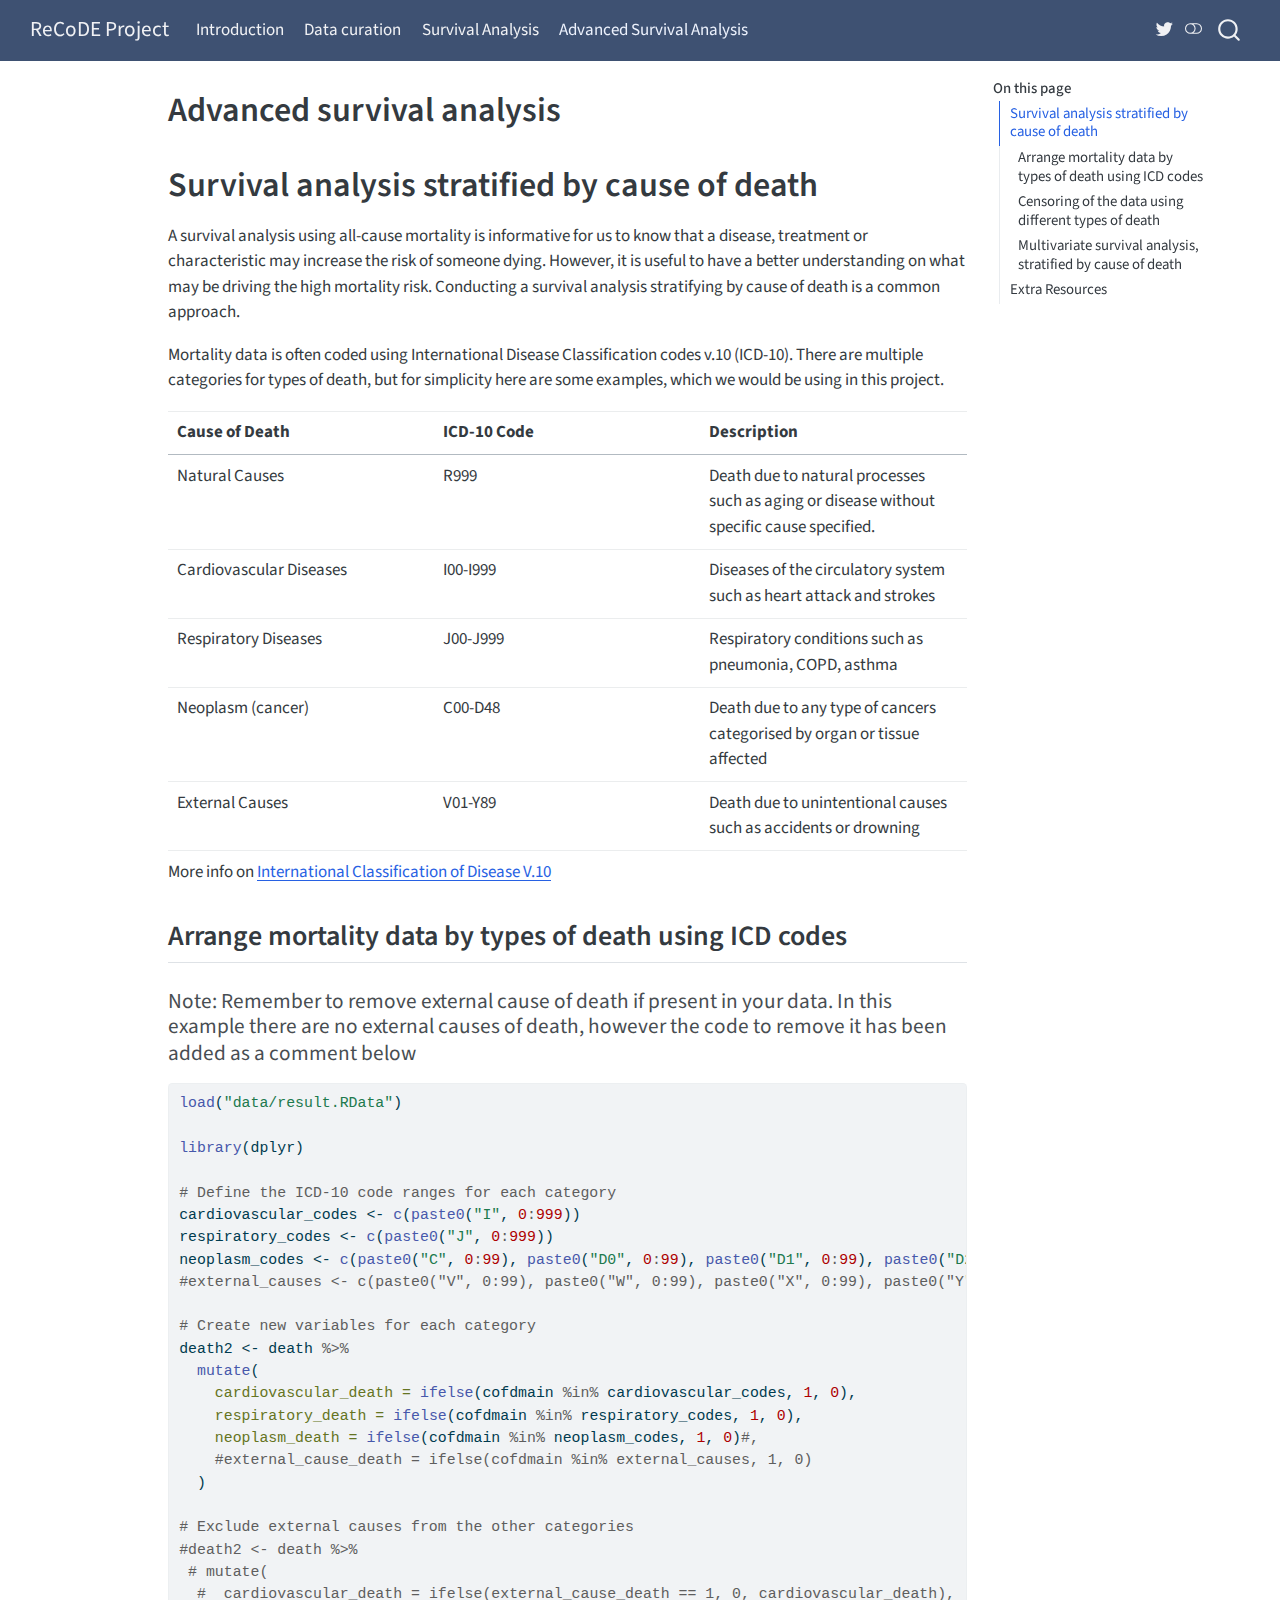
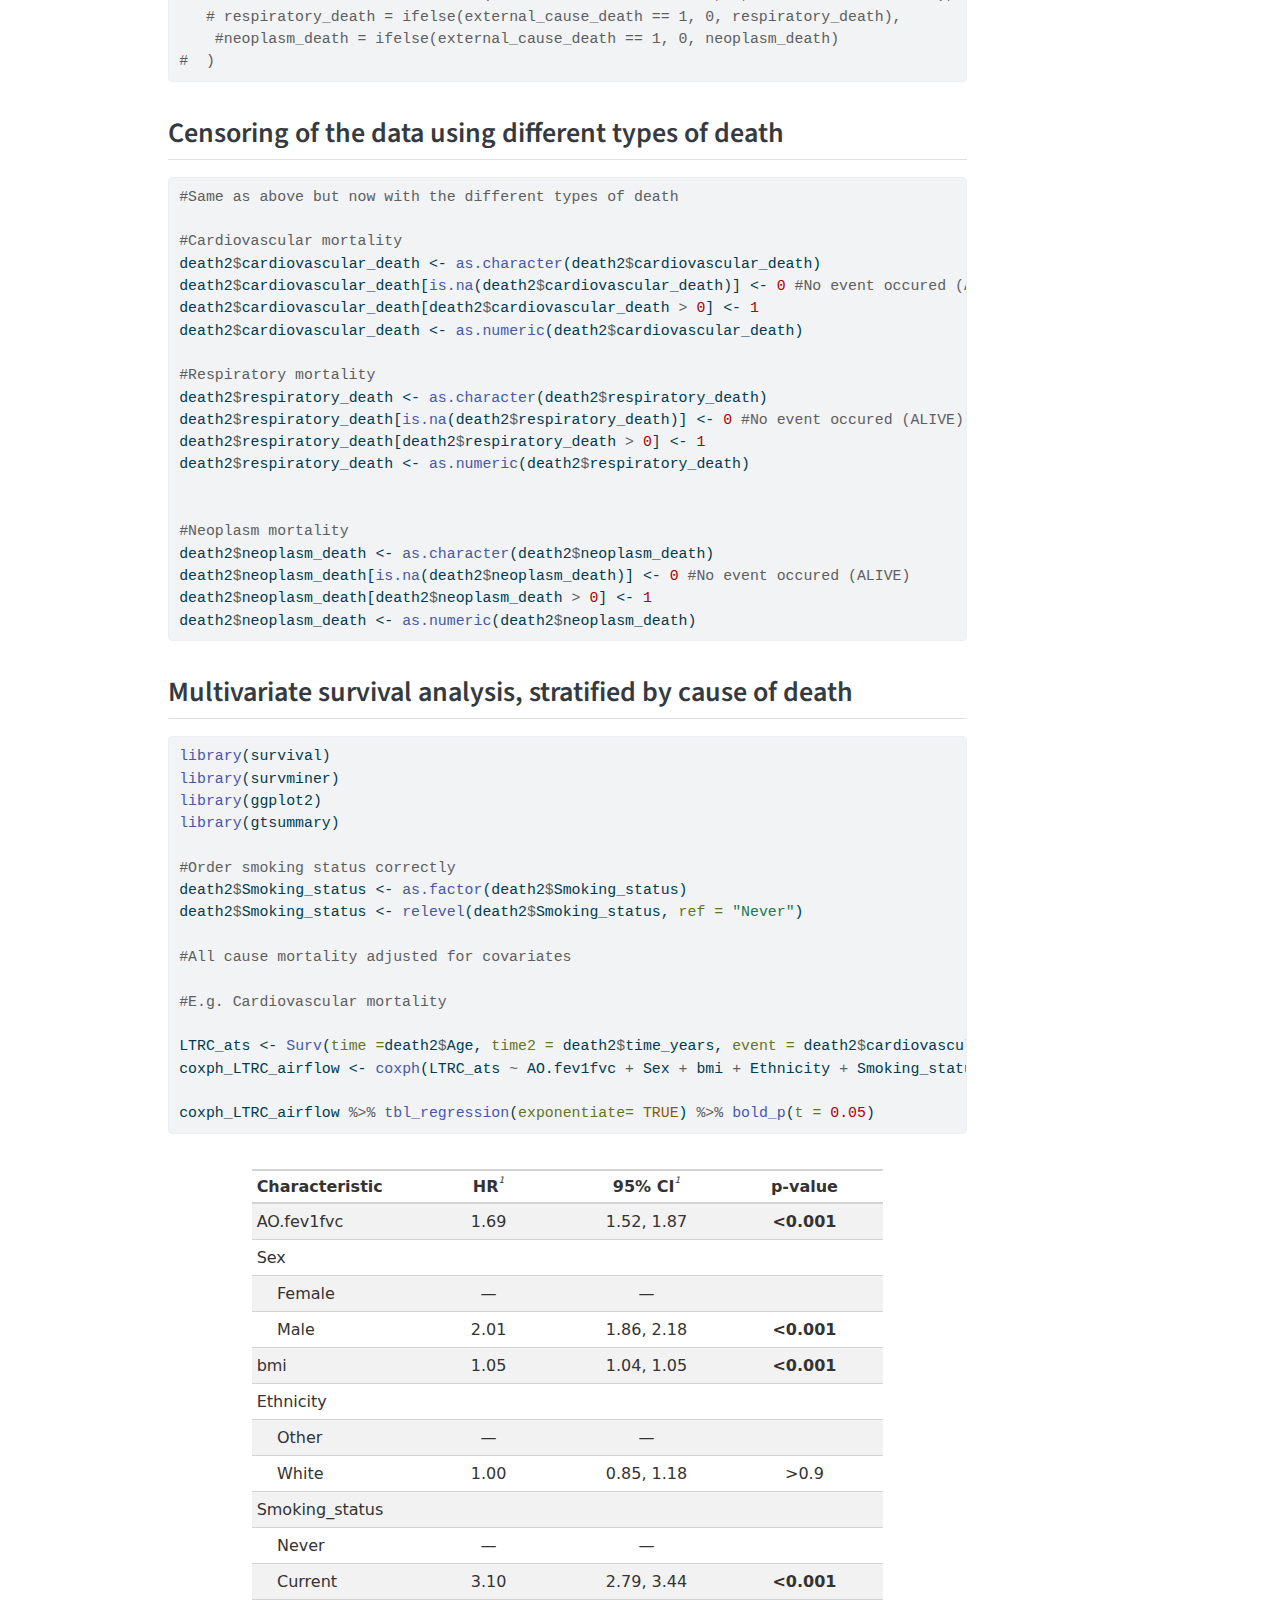
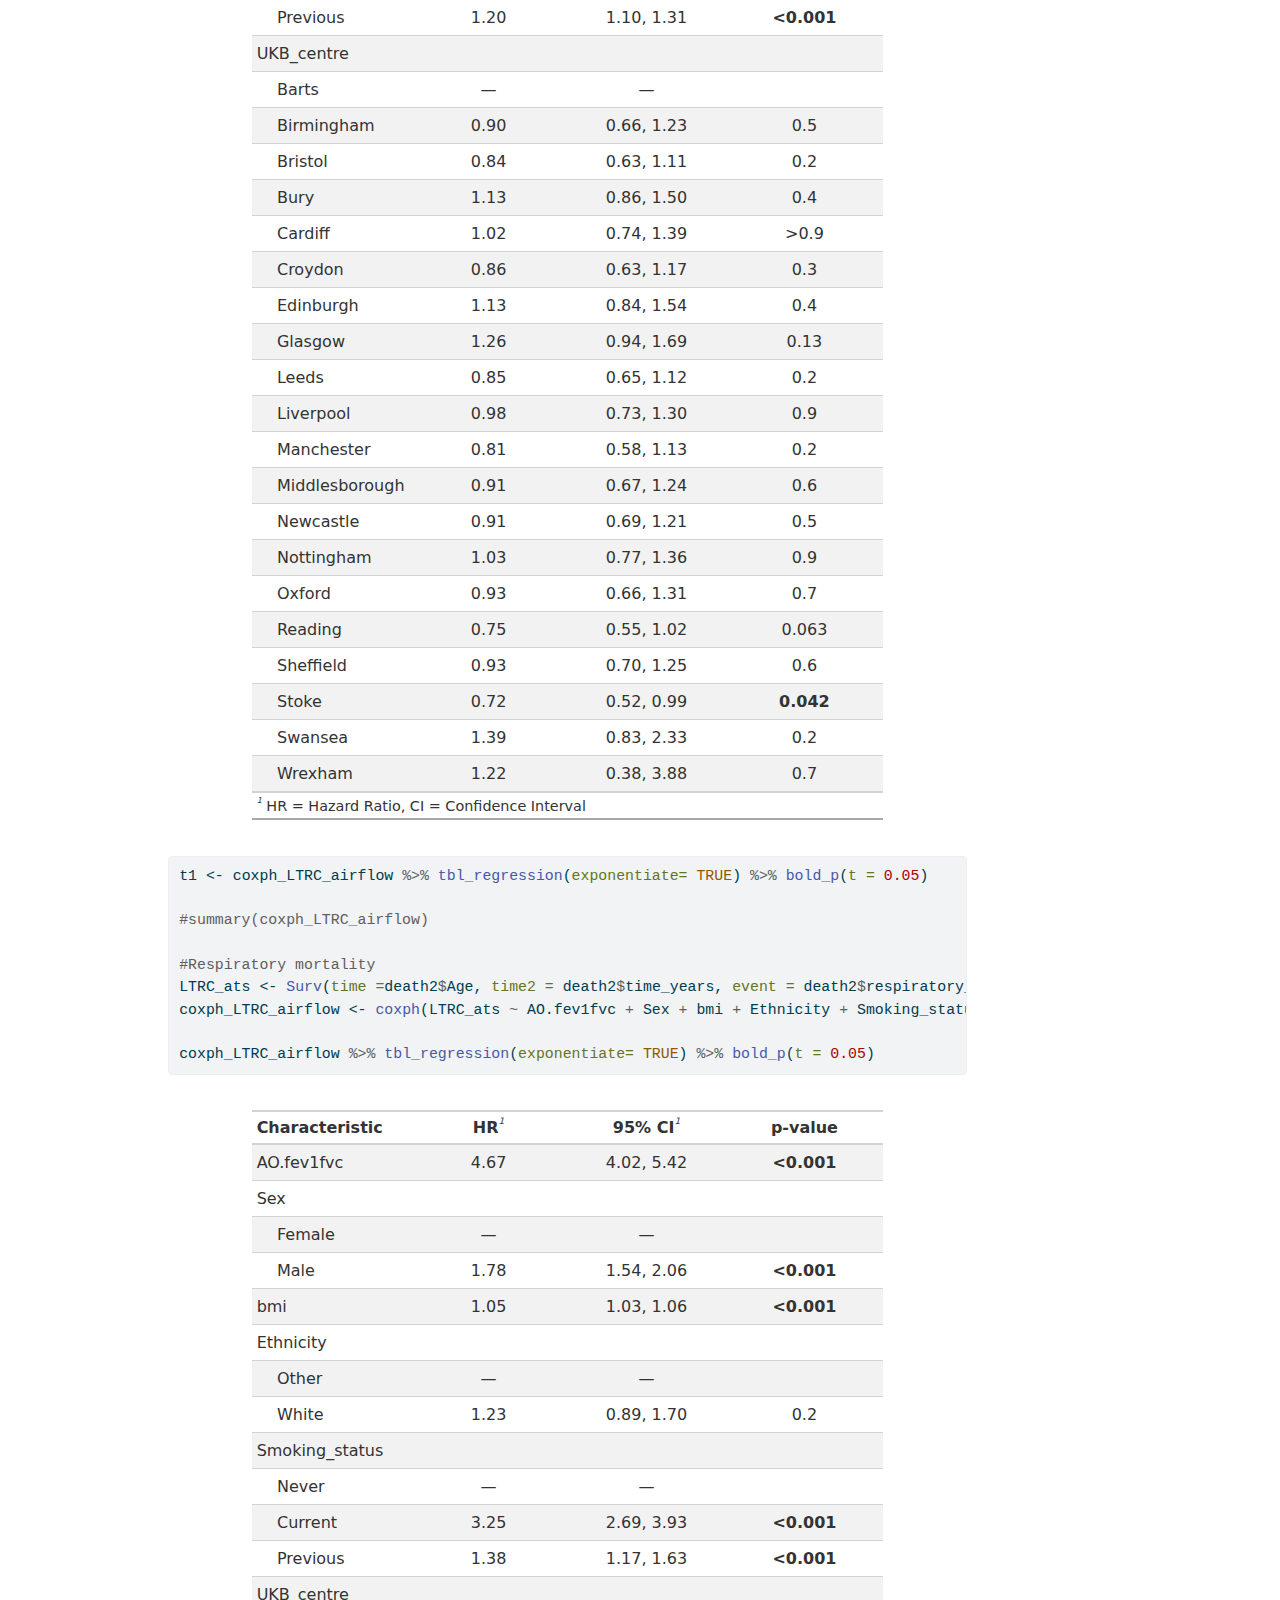
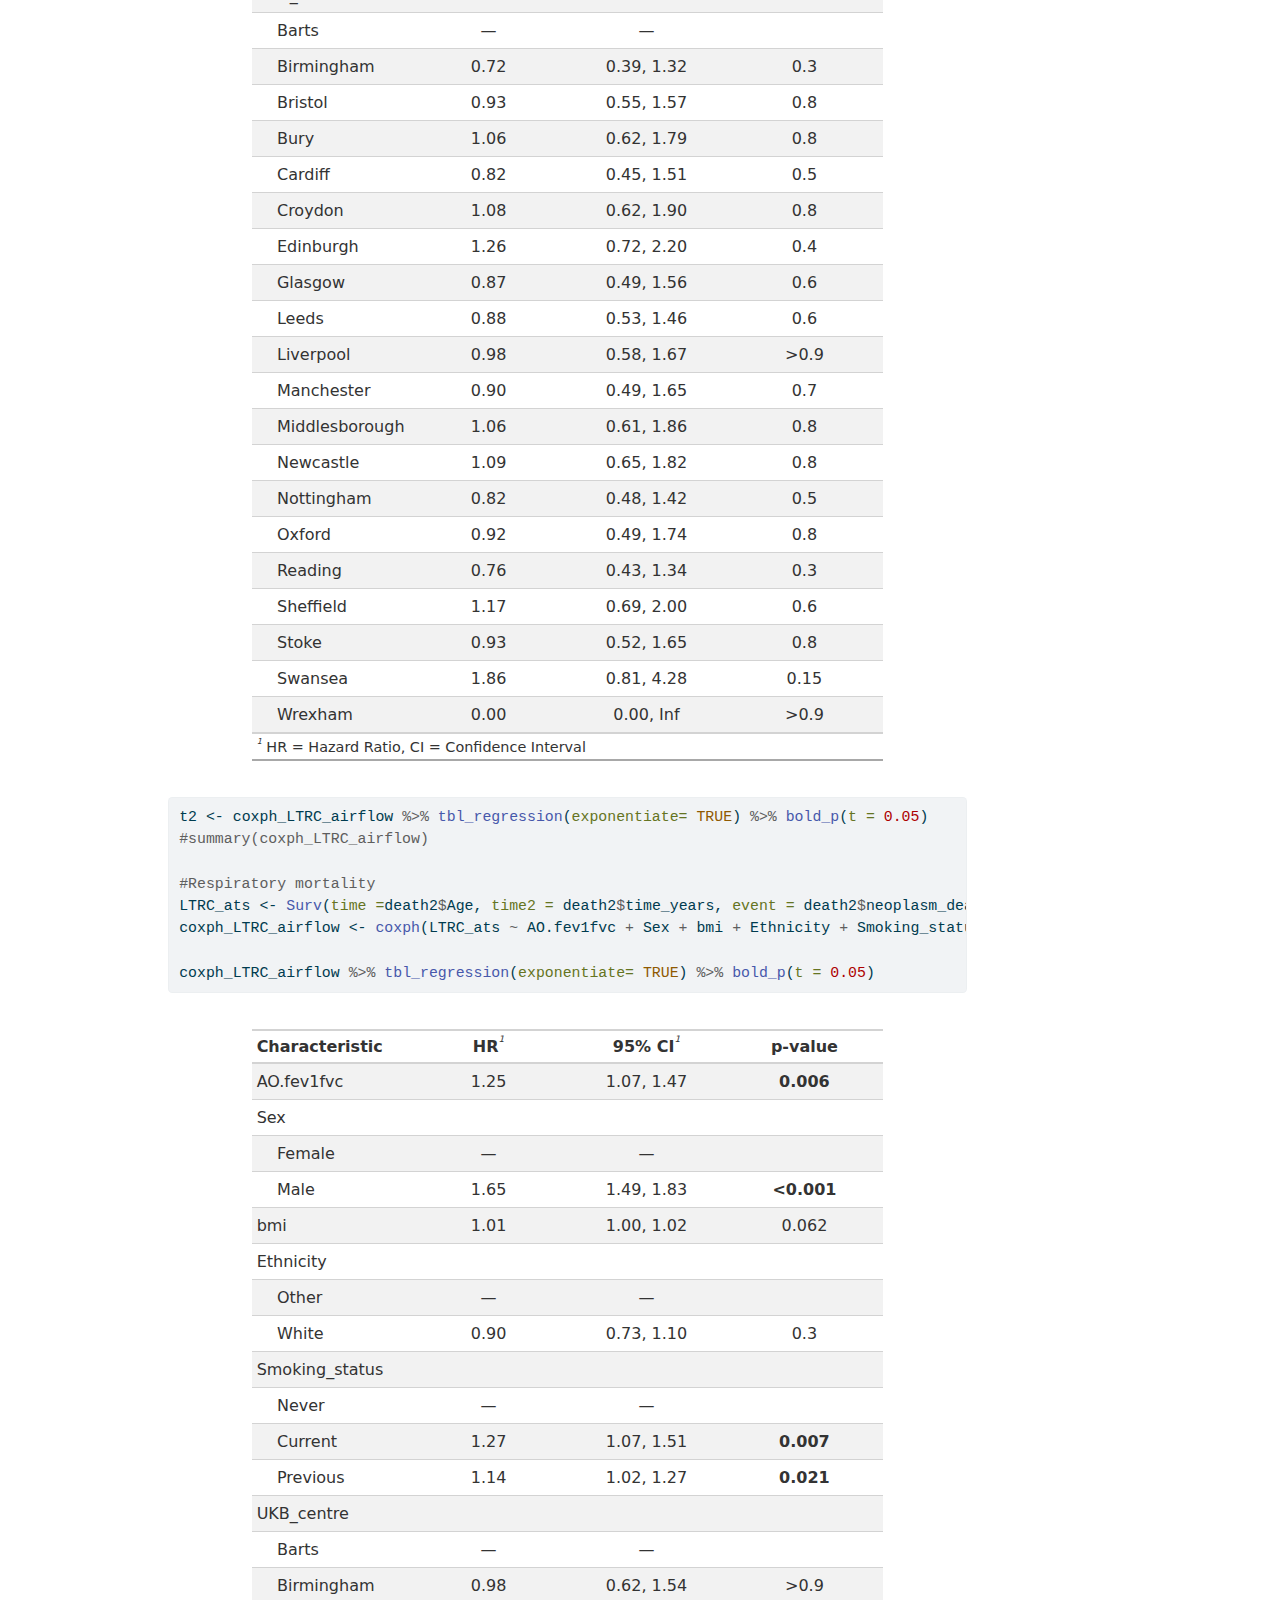
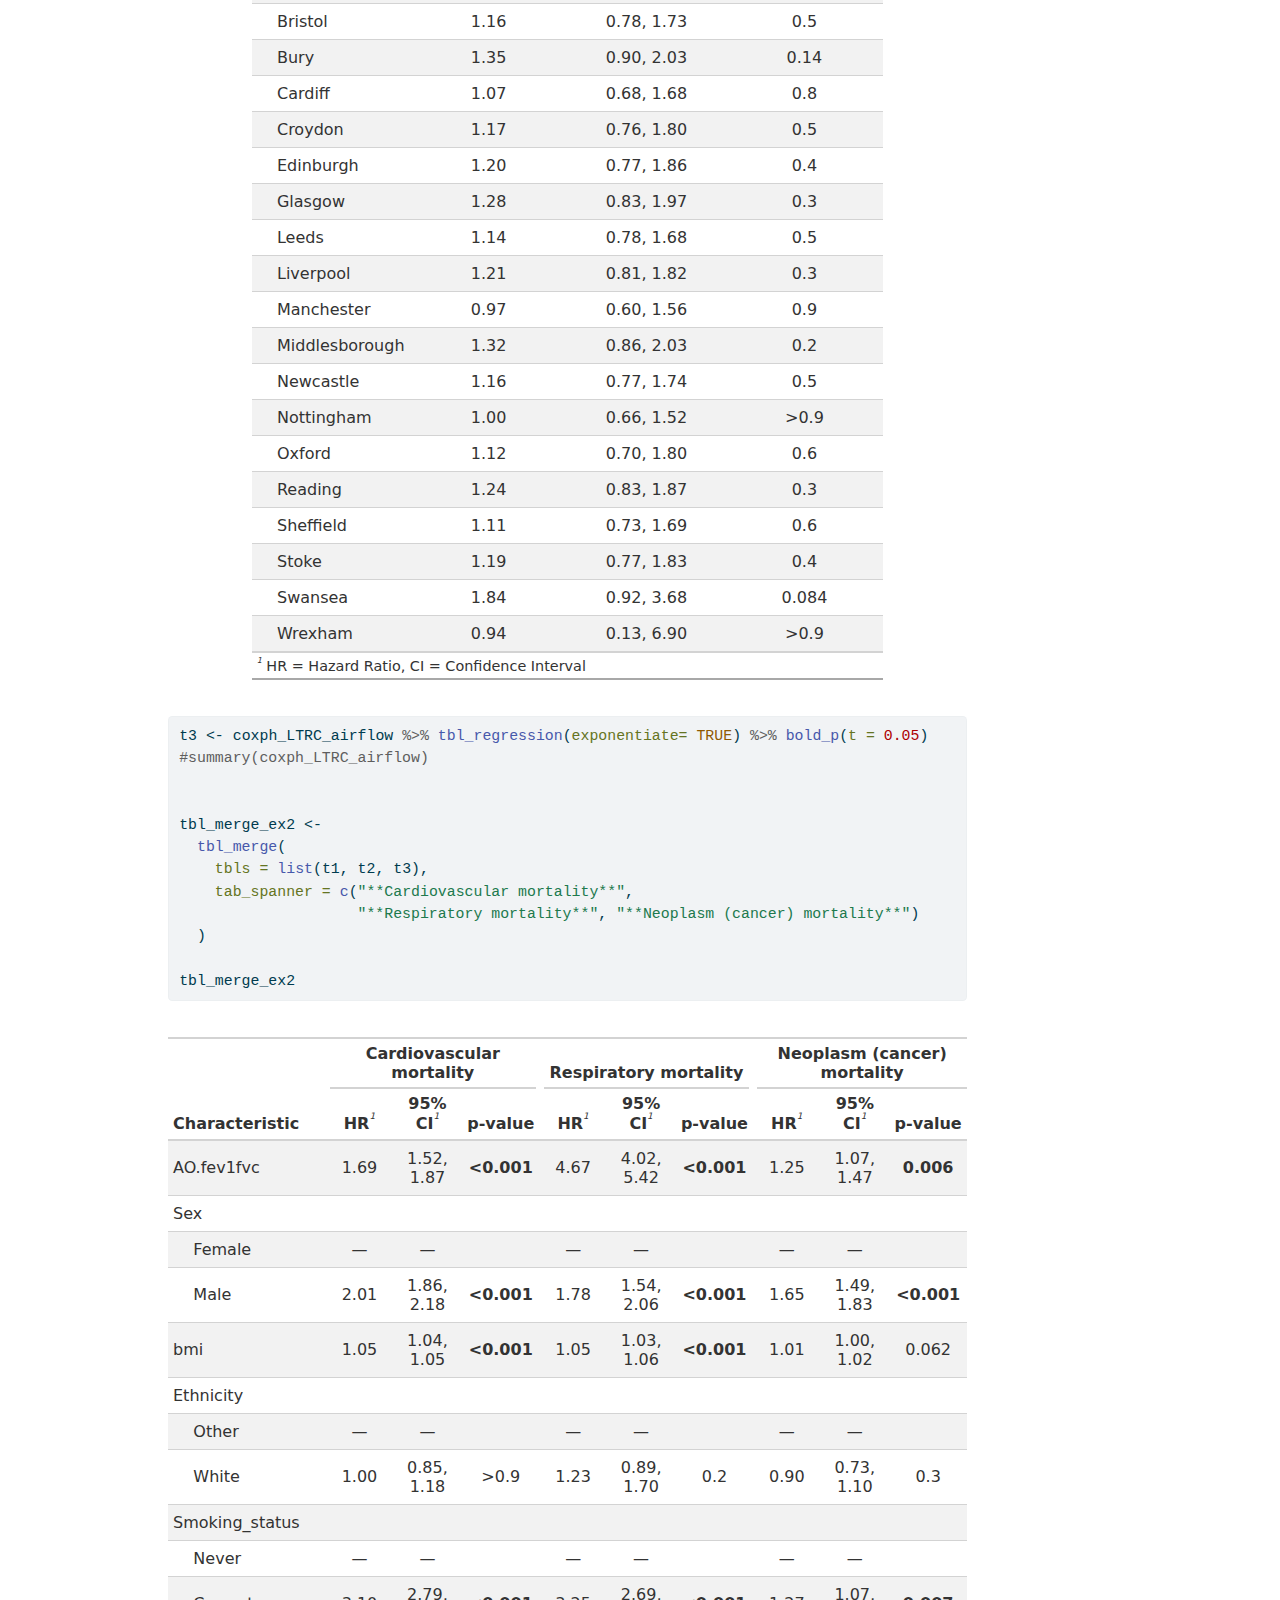
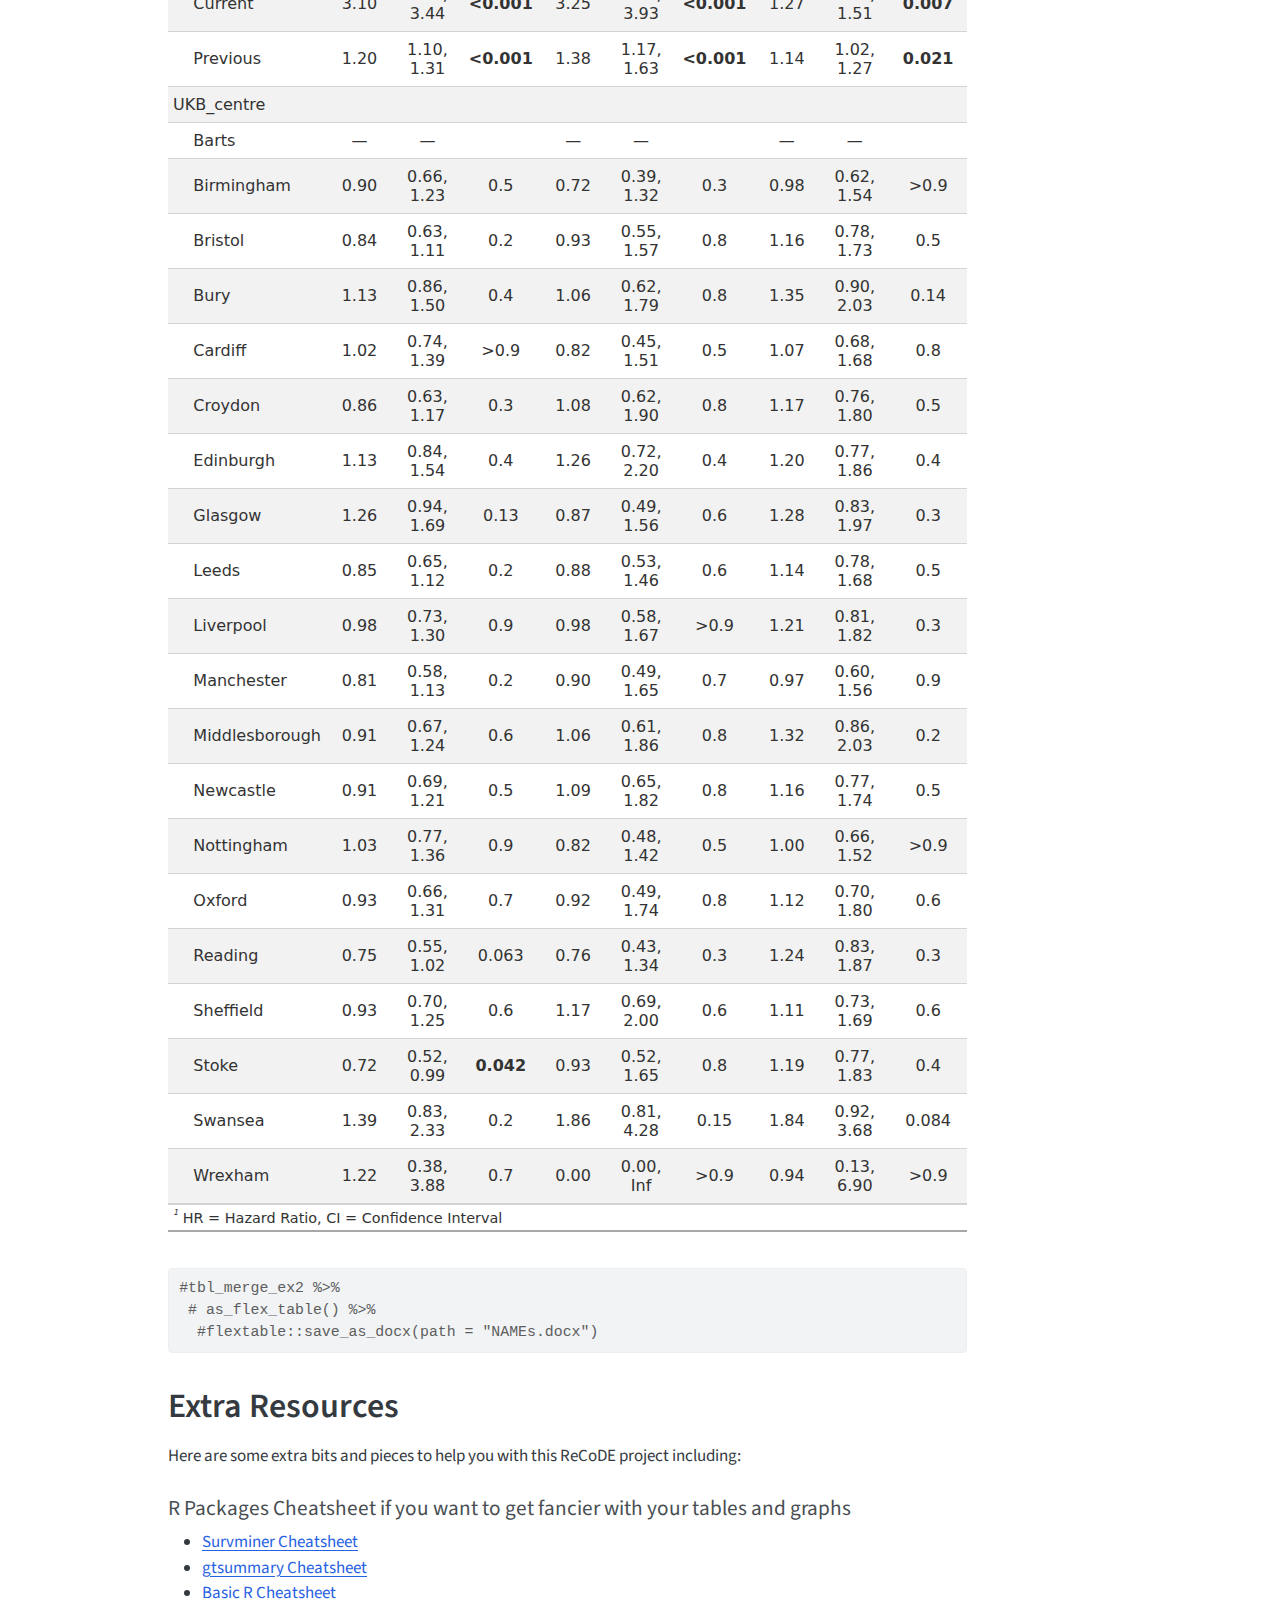
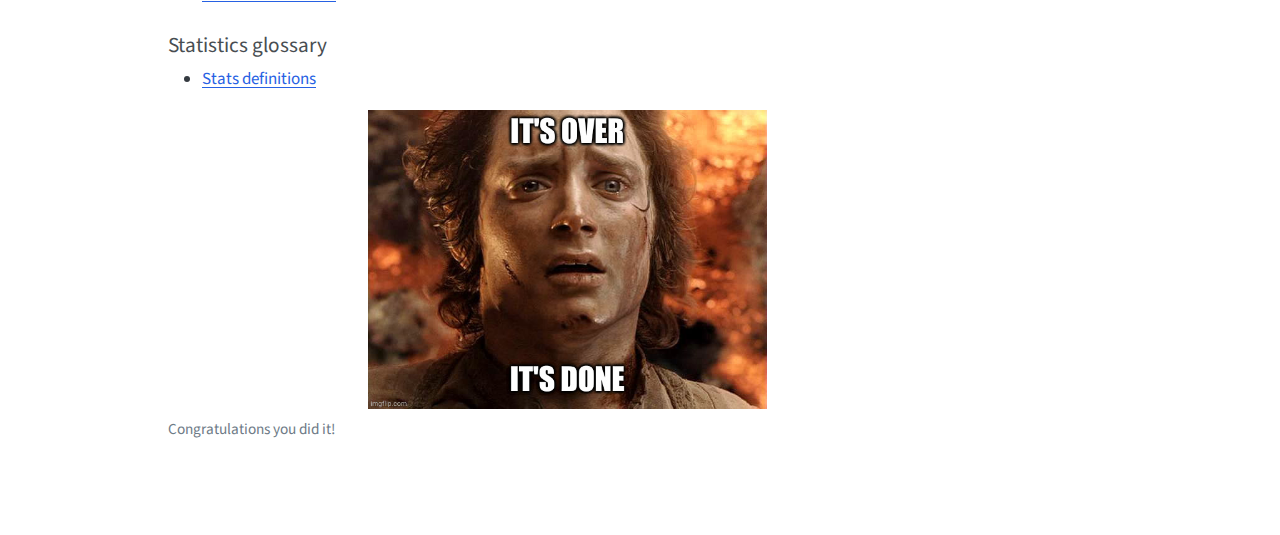
<file: extension.html>
<!DOCTYPE html>
<html xmlns="http://www.w3.org/1999/xhtml" lang="en" xml:lang="en"><head>

<meta charset="utf-8">
<meta name="generator" content="quarto-1.5.53">

<meta name="viewport" content="width=device-width, initial-scale=1.0, user-scalable=yes">


<title>Advanced survival analysis – ReCoDE Project</title>
<style>
code{white-space: pre-wrap;}
span.smallcaps{font-variant: small-caps;}
div.columns{display: flex; gap: min(4vw, 1.5em);}
div.column{flex: auto; overflow-x: auto;}
div.hanging-indent{margin-left: 1.5em; text-indent: -1.5em;}
ul.task-list{list-style: none;}
ul.task-list li input[type="checkbox"] {
  width: 0.8em;
  margin: 0 0.8em 0.2em -1em; /* quarto-specific, see https://github.com/quarto-dev/quarto-cli/issues/4556 */ 
  vertical-align: middle;
}
/* CSS for syntax highlighting */
pre > code.sourceCode { white-space: pre; position: relative; }
pre > code.sourceCode > span { line-height: 1.25; }
pre > code.sourceCode > span:empty { height: 1.2em; }
.sourceCode { overflow: visible; }
code.sourceCode > span { color: inherit; text-decoration: inherit; }
div.sourceCode { margin: 1em 0; }
pre.sourceCode { margin: 0; }
@media screen {
div.sourceCode { overflow: auto; }
}
@media print {
pre > code.sourceCode { white-space: pre-wrap; }
pre > code.sourceCode > span { display: inline-block; text-indent: -5em; padding-left: 5em; }
}
pre.numberSource code
  { counter-reset: source-line 0; }
pre.numberSource code > span
  { position: relative; left: -4em; counter-increment: source-line; }
pre.numberSource code > span > a:first-child::before
  { content: counter(source-line);
    position: relative; left: -1em; text-align: right; vertical-align: baseline;
    border: none; display: inline-block;
    -webkit-touch-callout: none; -webkit-user-select: none;
    -khtml-user-select: none; -moz-user-select: none;
    -ms-user-select: none; user-select: none;
    padding: 0 4px; width: 4em;
  }
pre.numberSource { margin-left: 3em;  padding-left: 4px; }
div.sourceCode
  {   }
@media screen {
pre > code.sourceCode > span > a:first-child::before { text-decoration: underline; }
}
</style>


<script src="site_libs/quarto-nav/quarto-nav.js"></script>
<script src="site_libs/clipboard/clipboard.min.js"></script>
<script src="site_libs/quarto-search/autocomplete.umd.js"></script>
<script src="site_libs/quarto-search/fuse.min.js"></script>
<script src="site_libs/quarto-search/quarto-search.js"></script>
<meta name="quarto:offset" content="./">
<script src="site_libs/quarto-html/quarto.js"></script>
<script src="site_libs/quarto-html/popper.min.js"></script>
<script src="site_libs/quarto-html/tippy.umd.min.js"></script>
<script src="site_libs/quarto-html/anchor.min.js"></script>
<link href="site_libs/quarto-html/tippy.css" rel="stylesheet">
<link href="site_libs/quarto-html/quarto-syntax-highlighting.css" rel="stylesheet" class="quarto-color-scheme" id="quarto-text-highlighting-styles">
<link href="site_libs/quarto-html/quarto-syntax-highlighting-dark.css" rel="prefetch" class="quarto-color-scheme quarto-color-alternate" id="quarto-text-highlighting-styles">
<script src="site_libs/bootstrap/bootstrap.min.js"></script>
<link href="site_libs/bootstrap/bootstrap-icons.css" rel="stylesheet">
<link href="site_libs/bootstrap/bootstrap.min.css" rel="stylesheet" class="quarto-color-scheme" id="quarto-bootstrap" data-mode="light">
<link href="site_libs/bootstrap/bootstrap-dark.min.css" rel="prefetch" class="quarto-color-scheme quarto-color-alternate" id="quarto-bootstrap" data-mode="dark">
<script id="quarto-search-options" type="application/json">{
  "location": "navbar",
  "copy-button": false,
  "collapse-after": 3,
  "panel-placement": "end",
  "type": "overlay",
  "limit": 50,
  "keyboard-shortcut": [
    "f",
    "/",
    "s"
  ],
  "show-item-context": false,
  "language": {
    "search-no-results-text": "No results",
    "search-matching-documents-text": "matching documents",
    "search-copy-link-title": "Copy link to search",
    "search-hide-matches-text": "Hide additional matches",
    "search-more-match-text": "more match in this document",
    "search-more-matches-text": "more matches in this document",
    "search-clear-button-title": "Clear",
    "search-text-placeholder": "",
    "search-detached-cancel-button-title": "Cancel",
    "search-submit-button-title": "Submit",
    "search-label": "Search"
  }
}</script>


<link rel="stylesheet" href="styles.css">
</head>

<body class="nav-fixed">

<div id="quarto-search-results"></div>
  <header id="quarto-header" class="headroom fixed-top">
    <nav class="navbar navbar-expand-lg " data-bs-theme="dark">
      <div class="navbar-container container-fluid">
      <div class="navbar-brand-container mx-auto">
    <a class="navbar-brand" href="./index.html">
    <span class="navbar-title">ReCoDE Project</span>
    </a>
  </div>
            <div id="quarto-search" class="" title="Search"></div>
          <button class="navbar-toggler" type="button" data-bs-toggle="collapse" data-bs-target="#navbarCollapse" aria-controls="navbarCollapse" role="menu" aria-expanded="false" aria-label="Toggle navigation" onclick="if (window.quartoToggleHeadroom) { window.quartoToggleHeadroom(); }">
  <span class="navbar-toggler-icon"></span>
</button>
          <div class="collapse navbar-collapse" id="navbarCollapse">
            <ul class="navbar-nav navbar-nav-scroll me-auto">
  <li class="nav-item">
    <a class="nav-link" href="./introduction.html"> 
<span class="menu-text">Introduction</span></a>
  </li>  
  <li class="nav-item">
    <a class="nav-link" href="./data_curation.html"> 
<span class="menu-text">Data curation</span></a>
  </li>  
  <li class="nav-item">
    <a class="nav-link" href="./survival_analysis.html"> 
<span class="menu-text">Survival Analysis</span></a>
  </li>  
  <li class="nav-item">
    <a class="nav-link active" href="./extension.html" aria-current="page"> 
<span class="menu-text">Advanced Survival Analysis</span></a>
  </li>  
</ul>
          </div> <!-- /navcollapse -->
            <div class="quarto-navbar-tools">
    <a href="https://twitter.com/quintero_val" title="" class="quarto-navigation-tool px-1" aria-label=""><i class="bi bi-twitter"></i></a>
  <a href="" class="quarto-color-scheme-toggle quarto-navigation-tool  px-1" onclick="window.quartoToggleColorScheme(); return false;" title="Toggle dark mode"><i class="bi"></i></a>
</div>
      </div> <!-- /container-fluid -->
    </nav>
</header>
<!-- content -->
<div id="quarto-content" class="quarto-container page-columns page-rows-contents page-layout-article page-navbar">
<!-- sidebar -->
<!-- margin-sidebar -->
    <div id="quarto-margin-sidebar" class="sidebar margin-sidebar">
        <nav id="TOC" role="doc-toc" class="toc-active">
    <h2 id="toc-title">On this page</h2>
   
  <ul>
  <li><a href="#survival-analysis-stratified-by-cause-of-death" id="toc-survival-analysis-stratified-by-cause-of-death" class="nav-link active" data-scroll-target="#survival-analysis-stratified-by-cause-of-death">Survival analysis stratified by cause of death</a>
  <ul class="collapse">
  <li><a href="#arrange-mortality-data-by-types-of-death-using-icd-codes" id="toc-arrange-mortality-data-by-types-of-death-using-icd-codes" class="nav-link" data-scroll-target="#arrange-mortality-data-by-types-of-death-using-icd-codes">Arrange mortality data by types of death using ICD codes</a></li>
  <li><a href="#censoring-of-the-data-using-different-types-of-death" id="toc-censoring-of-the-data-using-different-types-of-death" class="nav-link" data-scroll-target="#censoring-of-the-data-using-different-types-of-death">Censoring of the data using different types of death</a></li>
  <li><a href="#multivariate-survival-analysis-stratified-by-cause-of-death" id="toc-multivariate-survival-analysis-stratified-by-cause-of-death" class="nav-link" data-scroll-target="#multivariate-survival-analysis-stratified-by-cause-of-death">Multivariate survival analysis, stratified by cause of death</a></li>
  </ul></li>
  <li><a href="#extra-resources" id="toc-extra-resources" class="nav-link" data-scroll-target="#extra-resources">Extra Resources</a></li>
  </ul>
</nav>
    </div>
<!-- main -->
<main class="content" id="quarto-document-content">

<header id="title-block-header" class="quarto-title-block default">
<div class="quarto-title">
<h1 class="title">Advanced survival analysis</h1>
</div>



<div class="quarto-title-meta">

    
  
    
  </div>
  


</header>


<section id="survival-analysis-stratified-by-cause-of-death" class="level1">
<h1>Survival analysis stratified by cause of death</h1>
<p>A survival analysis using all-cause mortality is informative for us to know that a disease, treatment or characteristic may increase the risk of someone dying. However, it is useful to have a better understanding on what may be driving the high mortality risk. Conducting a survival analysis stratifying by cause of death is a common approach.</p>
<p>Mortality data is often coded using International Disease Classification codes v.10 (ICD-10). There are multiple categories for types of death, but for simplicity here are some examples, which we would be using in this project.</p>
<table class="caption-top table">
<colgroup>
<col style="width: 33%">
<col style="width: 33%">
<col style="width: 33%">
</colgroup>
<thead>
<tr class="header">
<th>Cause of Death</th>
<th>ICD-10 Code</th>
<th>Description</th>
</tr>
</thead>
<tbody>
<tr class="odd">
<td>Natural Causes</td>
<td>R999</td>
<td>Death due to natural processes such as aging or disease without specific cause specified.</td>
</tr>
<tr class="even">
<td>Cardiovascular Diseases</td>
<td>I00-I999</td>
<td>Diseases of the circulatory system such as heart attack and strokes</td>
</tr>
<tr class="odd">
<td>Respiratory Diseases</td>
<td>J00-J999</td>
<td>Respiratory conditions such as pneumonia, COPD, asthma</td>
</tr>
<tr class="even">
<td>Neoplasm (cancer)</td>
<td>C00-D48</td>
<td>Death due to any type of cancers categorised by organ or tissue affected</td>
</tr>
<tr class="odd">
<td>External Causes</td>
<td>V01-Y89</td>
<td>Death due to unintentional causes such as accidents or drowning</td>
</tr>
</tbody>
</table>
<p>More info on <a href="https://icd.who.int/browse10/2019/en">International Classification of Disease V.10</a></p>
<section id="arrange-mortality-data-by-types-of-death-using-icd-codes" class="level2">
<h2 class="anchored" data-anchor-id="arrange-mortality-data-by-types-of-death-using-icd-codes">Arrange mortality data by types of death using ICD codes</h2>
<section id="note-remember-to-remove-external-cause-of-death-if-present-in-your-data.-in-this-example-there-are-no-external-causes-of-death-however-the-code-to-remove-it-has-been-added-as-a-comment-below" class="level4">
<h4 class="anchored" data-anchor-id="note-remember-to-remove-external-cause-of-death-if-present-in-your-data.-in-this-example-there-are-no-external-causes-of-death-however-the-code-to-remove-it-has-been-added-as-a-comment-below">Note: Remember to remove external cause of death if present in your data. In this example there are no external causes of death, however the code to remove it has been added as a comment below</h4>
<div class="cell">
<div class="sourceCode cell-code" id="cb1"><pre class="sourceCode r code-with-copy"><code class="sourceCode r"><span id="cb1-1"><a href="#cb1-1" aria-hidden="true" tabindex="-1"></a><span class="fu">load</span>(<span class="st">"data/result.RData"</span>)</span>
<span id="cb1-2"><a href="#cb1-2" aria-hidden="true" tabindex="-1"></a></span>
<span id="cb1-3"><a href="#cb1-3" aria-hidden="true" tabindex="-1"></a><span class="fu">library</span>(dplyr)</span>
<span id="cb1-4"><a href="#cb1-4" aria-hidden="true" tabindex="-1"></a></span>
<span id="cb1-5"><a href="#cb1-5" aria-hidden="true" tabindex="-1"></a><span class="co"># Define the ICD-10 code ranges for each category</span></span>
<span id="cb1-6"><a href="#cb1-6" aria-hidden="true" tabindex="-1"></a>cardiovascular_codes <span class="ot">&lt;-</span> <span class="fu">c</span>(<span class="fu">paste0</span>(<span class="st">"I"</span>, <span class="dv">0</span><span class="sc">:</span><span class="dv">999</span>))</span>
<span id="cb1-7"><a href="#cb1-7" aria-hidden="true" tabindex="-1"></a>respiratory_codes <span class="ot">&lt;-</span> <span class="fu">c</span>(<span class="fu">paste0</span>(<span class="st">"J"</span>, <span class="dv">0</span><span class="sc">:</span><span class="dv">999</span>))</span>
<span id="cb1-8"><a href="#cb1-8" aria-hidden="true" tabindex="-1"></a>neoplasm_codes <span class="ot">&lt;-</span> <span class="fu">c</span>(<span class="fu">paste0</span>(<span class="st">"C"</span>, <span class="dv">0</span><span class="sc">:</span><span class="dv">99</span>), <span class="fu">paste0</span>(<span class="st">"D0"</span>, <span class="dv">0</span><span class="sc">:</span><span class="dv">99</span>), <span class="fu">paste0</span>(<span class="st">"D1"</span>, <span class="dv">0</span><span class="sc">:</span><span class="dv">99</span>), <span class="fu">paste0</span>(<span class="st">"D2"</span>, <span class="dv">0</span><span class="sc">:</span><span class="dv">99</span>), <span class="fu">paste0</span>(<span class="st">"D3"</span>, <span class="dv">0</span><span class="sc">:</span><span class="dv">99</span>), <span class="fu">paste0</span>(<span class="st">"D4"</span>, <span class="dv">0</span><span class="sc">:</span><span class="dv">99</span>))</span>
<span id="cb1-9"><a href="#cb1-9" aria-hidden="true" tabindex="-1"></a><span class="co">#external_causes &lt;- c(paste0("V", 0:99), paste0("W", 0:99), paste0("X", 0:99), paste0("Y", 0:99))</span></span>
<span id="cb1-10"><a href="#cb1-10" aria-hidden="true" tabindex="-1"></a></span>
<span id="cb1-11"><a href="#cb1-11" aria-hidden="true" tabindex="-1"></a><span class="co"># Create new variables for each category</span></span>
<span id="cb1-12"><a href="#cb1-12" aria-hidden="true" tabindex="-1"></a>death2 <span class="ot">&lt;-</span> death <span class="sc">%&gt;%</span></span>
<span id="cb1-13"><a href="#cb1-13" aria-hidden="true" tabindex="-1"></a>  <span class="fu">mutate</span>(</span>
<span id="cb1-14"><a href="#cb1-14" aria-hidden="true" tabindex="-1"></a>    <span class="at">cardiovascular_death =</span> <span class="fu">ifelse</span>(cofdmain <span class="sc">%in%</span> cardiovascular_codes, <span class="dv">1</span>, <span class="dv">0</span>),</span>
<span id="cb1-15"><a href="#cb1-15" aria-hidden="true" tabindex="-1"></a>    <span class="at">respiratory_death =</span> <span class="fu">ifelse</span>(cofdmain <span class="sc">%in%</span> respiratory_codes, <span class="dv">1</span>, <span class="dv">0</span>),</span>
<span id="cb1-16"><a href="#cb1-16" aria-hidden="true" tabindex="-1"></a>    <span class="at">neoplasm_death =</span> <span class="fu">ifelse</span>(cofdmain <span class="sc">%in%</span> neoplasm_codes, <span class="dv">1</span>, <span class="dv">0</span>)<span class="co">#,</span></span>
<span id="cb1-17"><a href="#cb1-17" aria-hidden="true" tabindex="-1"></a>    <span class="co">#external_cause_death = ifelse(cofdmain %in% external_causes, 1, 0)</span></span>
<span id="cb1-18"><a href="#cb1-18" aria-hidden="true" tabindex="-1"></a>  )</span>
<span id="cb1-19"><a href="#cb1-19" aria-hidden="true" tabindex="-1"></a></span>
<span id="cb1-20"><a href="#cb1-20" aria-hidden="true" tabindex="-1"></a><span class="co"># Exclude external causes from the other categories</span></span>
<span id="cb1-21"><a href="#cb1-21" aria-hidden="true" tabindex="-1"></a><span class="co">#death2 &lt;- death %&gt;%</span></span>
<span id="cb1-22"><a href="#cb1-22" aria-hidden="true" tabindex="-1"></a> <span class="co"># mutate(</span></span>
<span id="cb1-23"><a href="#cb1-23" aria-hidden="true" tabindex="-1"></a>  <span class="co">#  cardiovascular_death = ifelse(external_cause_death == 1, 0, cardiovascular_death),</span></span>
<span id="cb1-24"><a href="#cb1-24" aria-hidden="true" tabindex="-1"></a>   <span class="co"># respiratory_death = ifelse(external_cause_death == 1, 0, respiratory_death),</span></span>
<span id="cb1-25"><a href="#cb1-25" aria-hidden="true" tabindex="-1"></a>    <span class="co">#neoplasm_death = ifelse(external_cause_death == 1, 0, neoplasm_death)</span></span>
<span id="cb1-26"><a href="#cb1-26" aria-hidden="true" tabindex="-1"></a><span class="co">#  )</span></span></code><button title="Copy to Clipboard" class="code-copy-button"><i class="bi"></i></button></pre></div>
</div>
</section>
</section>
<section id="censoring-of-the-data-using-different-types-of-death" class="level2">
<h2 class="anchored" data-anchor-id="censoring-of-the-data-using-different-types-of-death">Censoring of the data using different types of death</h2>
<div class="cell">
<div class="sourceCode cell-code" id="cb2"><pre class="sourceCode r code-with-copy"><code class="sourceCode r"><span id="cb2-1"><a href="#cb2-1" aria-hidden="true" tabindex="-1"></a><span class="co">#Same as above but now with the different types of death </span></span>
<span id="cb2-2"><a href="#cb2-2" aria-hidden="true" tabindex="-1"></a></span>
<span id="cb2-3"><a href="#cb2-3" aria-hidden="true" tabindex="-1"></a><span class="co">#Cardiovascular mortality </span></span>
<span id="cb2-4"><a href="#cb2-4" aria-hidden="true" tabindex="-1"></a>death2<span class="sc">$</span>cardiovascular_death <span class="ot">&lt;-</span> <span class="fu">as.character</span>(death2<span class="sc">$</span>cardiovascular_death)</span>
<span id="cb2-5"><a href="#cb2-5" aria-hidden="true" tabindex="-1"></a>death2<span class="sc">$</span>cardiovascular_death[<span class="fu">is.na</span>(death2<span class="sc">$</span>cardiovascular_death)] <span class="ot">&lt;-</span> <span class="dv">0</span> <span class="co">#No event occured (ALIVE)</span></span>
<span id="cb2-6"><a href="#cb2-6" aria-hidden="true" tabindex="-1"></a>death2<span class="sc">$</span>cardiovascular_death[death2<span class="sc">$</span>cardiovascular_death <span class="sc">&gt;</span> <span class="dv">0</span>] <span class="ot">&lt;-</span> <span class="dv">1</span></span>
<span id="cb2-7"><a href="#cb2-7" aria-hidden="true" tabindex="-1"></a>death2<span class="sc">$</span>cardiovascular_death <span class="ot">&lt;-</span> <span class="fu">as.numeric</span>(death2<span class="sc">$</span>cardiovascular_death)</span>
<span id="cb2-8"><a href="#cb2-8" aria-hidden="true" tabindex="-1"></a></span>
<span id="cb2-9"><a href="#cb2-9" aria-hidden="true" tabindex="-1"></a><span class="co">#Respiratory mortality</span></span>
<span id="cb2-10"><a href="#cb2-10" aria-hidden="true" tabindex="-1"></a>death2<span class="sc">$</span>respiratory_death <span class="ot">&lt;-</span> <span class="fu">as.character</span>(death2<span class="sc">$</span>respiratory_death)</span>
<span id="cb2-11"><a href="#cb2-11" aria-hidden="true" tabindex="-1"></a>death2<span class="sc">$</span>respiratory_death[<span class="fu">is.na</span>(death2<span class="sc">$</span>respiratory_death)] <span class="ot">&lt;-</span> <span class="dv">0</span> <span class="co">#No event occured (ALIVE)</span></span>
<span id="cb2-12"><a href="#cb2-12" aria-hidden="true" tabindex="-1"></a>death2<span class="sc">$</span>respiratory_death[death2<span class="sc">$</span>respiratory_death <span class="sc">&gt;</span> <span class="dv">0</span>] <span class="ot">&lt;-</span> <span class="dv">1</span></span>
<span id="cb2-13"><a href="#cb2-13" aria-hidden="true" tabindex="-1"></a>death2<span class="sc">$</span>respiratory_death <span class="ot">&lt;-</span> <span class="fu">as.numeric</span>(death2<span class="sc">$</span>respiratory_death)</span>
<span id="cb2-14"><a href="#cb2-14" aria-hidden="true" tabindex="-1"></a></span>
<span id="cb2-15"><a href="#cb2-15" aria-hidden="true" tabindex="-1"></a></span>
<span id="cb2-16"><a href="#cb2-16" aria-hidden="true" tabindex="-1"></a><span class="co">#Neoplasm mortality</span></span>
<span id="cb2-17"><a href="#cb2-17" aria-hidden="true" tabindex="-1"></a>death2<span class="sc">$</span>neoplasm_death <span class="ot">&lt;-</span> <span class="fu">as.character</span>(death2<span class="sc">$</span>neoplasm_death)</span>
<span id="cb2-18"><a href="#cb2-18" aria-hidden="true" tabindex="-1"></a>death2<span class="sc">$</span>neoplasm_death[<span class="fu">is.na</span>(death2<span class="sc">$</span>neoplasm_death)] <span class="ot">&lt;-</span> <span class="dv">0</span> <span class="co">#No event occured (ALIVE)</span></span>
<span id="cb2-19"><a href="#cb2-19" aria-hidden="true" tabindex="-1"></a>death2<span class="sc">$</span>neoplasm_death[death2<span class="sc">$</span>neoplasm_death <span class="sc">&gt;</span> <span class="dv">0</span>] <span class="ot">&lt;-</span> <span class="dv">1</span></span>
<span id="cb2-20"><a href="#cb2-20" aria-hidden="true" tabindex="-1"></a>death2<span class="sc">$</span>neoplasm_death <span class="ot">&lt;-</span> <span class="fu">as.numeric</span>(death2<span class="sc">$</span>neoplasm_death)</span></code><button title="Copy to Clipboard" class="code-copy-button"><i class="bi"></i></button></pre></div>
</div>
</section>
<section id="multivariate-survival-analysis-stratified-by-cause-of-death" class="level2">
<h2 class="anchored" data-anchor-id="multivariate-survival-analysis-stratified-by-cause-of-death">Multivariate survival analysis, stratified by cause of death</h2>
<div class="cell">
<div class="sourceCode cell-code" id="cb3"><pre class="sourceCode r code-with-copy"><code class="sourceCode r"><span id="cb3-1"><a href="#cb3-1" aria-hidden="true" tabindex="-1"></a><span class="fu">library</span>(survival)</span>
<span id="cb3-2"><a href="#cb3-2" aria-hidden="true" tabindex="-1"></a><span class="fu">library</span>(survminer)</span>
<span id="cb3-3"><a href="#cb3-3" aria-hidden="true" tabindex="-1"></a><span class="fu">library</span>(ggplot2)</span>
<span id="cb3-4"><a href="#cb3-4" aria-hidden="true" tabindex="-1"></a><span class="fu">library</span>(gtsummary)</span>
<span id="cb3-5"><a href="#cb3-5" aria-hidden="true" tabindex="-1"></a></span>
<span id="cb3-6"><a href="#cb3-6" aria-hidden="true" tabindex="-1"></a><span class="co">#Order smoking status correctly</span></span>
<span id="cb3-7"><a href="#cb3-7" aria-hidden="true" tabindex="-1"></a>death2<span class="sc">$</span>Smoking_status <span class="ot">&lt;-</span> <span class="fu">as.factor</span>(death2<span class="sc">$</span>Smoking_status)</span>
<span id="cb3-8"><a href="#cb3-8" aria-hidden="true" tabindex="-1"></a>death2<span class="sc">$</span>Smoking_status <span class="ot">&lt;-</span> <span class="fu">relevel</span>(death2<span class="sc">$</span>Smoking_status, <span class="at">ref =</span> <span class="st">"Never"</span>)</span>
<span id="cb3-9"><a href="#cb3-9" aria-hidden="true" tabindex="-1"></a></span>
<span id="cb3-10"><a href="#cb3-10" aria-hidden="true" tabindex="-1"></a><span class="co">#All cause mortality adjusted for covariates</span></span>
<span id="cb3-11"><a href="#cb3-11" aria-hidden="true" tabindex="-1"></a></span>
<span id="cb3-12"><a href="#cb3-12" aria-hidden="true" tabindex="-1"></a><span class="co">#E.g. Cardiovascular mortality </span></span>
<span id="cb3-13"><a href="#cb3-13" aria-hidden="true" tabindex="-1"></a></span>
<span id="cb3-14"><a href="#cb3-14" aria-hidden="true" tabindex="-1"></a>LTRC_ats <span class="ot">&lt;-</span> <span class="fu">Surv</span>(<span class="at">time =</span>death2<span class="sc">$</span>Age, <span class="at">time2 =</span> death2<span class="sc">$</span>time_years, <span class="at">event =</span> death2<span class="sc">$</span>cardiovascular_death) <span class="co">#Change type of death here </span></span>
<span id="cb3-15"><a href="#cb3-15" aria-hidden="true" tabindex="-1"></a>coxph_LTRC_airflow <span class="ot">&lt;-</span> <span class="fu">coxph</span>(LTRC_ats <span class="sc">~</span> AO.fev1fvc <span class="sc">+</span> Sex <span class="sc">+</span> bmi <span class="sc">+</span> Ethnicity <span class="sc">+</span> Smoking_status <span class="sc">+</span> UKB_centre, <span class="at">data =</span> death2)</span>
<span id="cb3-16"><a href="#cb3-16" aria-hidden="true" tabindex="-1"></a></span>
<span id="cb3-17"><a href="#cb3-17" aria-hidden="true" tabindex="-1"></a>coxph_LTRC_airflow <span class="sc">%&gt;%</span> <span class="fu">tbl_regression</span>(<span class="at">exponentiate=</span> <span class="cn">TRUE</span>) <span class="sc">%&gt;%</span> <span class="fu">bold_p</span>(<span class="at">t =</span> <span class="fl">0.05</span>) </span></code><button title="Copy to Clipboard" class="code-copy-button"><i class="bi"></i></button></pre></div>
<div class="cell-output-display">
<div id="loxasltlwb" style="padding-left:0px;padding-right:0px;padding-top:10px;padding-bottom:10px;overflow-x:auto;overflow-y:auto;width:auto;height:auto;">
<style>#loxasltlwb table {
  font-family: system-ui, 'Segoe UI', Roboto, Helvetica, Arial, sans-serif, 'Apple Color Emoji', 'Segoe UI Emoji', 'Segoe UI Symbol', 'Noto Color Emoji';
  -webkit-font-smoothing: antialiased;
  -moz-osx-font-smoothing: grayscale;
}

#loxasltlwb thead, #loxasltlwb tbody, #loxasltlwb tfoot, #loxasltlwb tr, #loxasltlwb td, #loxasltlwb th {
  border-style: none;
}

#loxasltlwb p {
  margin: 0;
  padding: 0;
}

#loxasltlwb .gt_table {
  display: table;
  border-collapse: collapse;
  line-height: normal;
  margin-left: auto;
  margin-right: auto;
  color: #333333;
  font-size: 16px;
  font-weight: normal;
  font-style: normal;
  background-color: #FFFFFF;
  width: auto;
  border-top-style: solid;
  border-top-width: 2px;
  border-top-color: #A8A8A8;
  border-right-style: none;
  border-right-width: 2px;
  border-right-color: #D3D3D3;
  border-bottom-style: solid;
  border-bottom-width: 2px;
  border-bottom-color: #A8A8A8;
  border-left-style: none;
  border-left-width: 2px;
  border-left-color: #D3D3D3;
}

#loxasltlwb .gt_caption {
  padding-top: 4px;
  padding-bottom: 4px;
}

#loxasltlwb .gt_title {
  color: #333333;
  font-size: 125%;
  font-weight: initial;
  padding-top: 4px;
  padding-bottom: 4px;
  padding-left: 5px;
  padding-right: 5px;
  border-bottom-color: #FFFFFF;
  border-bottom-width: 0;
}

#loxasltlwb .gt_subtitle {
  color: #333333;
  font-size: 85%;
  font-weight: initial;
  padding-top: 3px;
  padding-bottom: 5px;
  padding-left: 5px;
  padding-right: 5px;
  border-top-color: #FFFFFF;
  border-top-width: 0;
}

#loxasltlwb .gt_heading {
  background-color: #FFFFFF;
  text-align: center;
  border-bottom-color: #FFFFFF;
  border-left-style: none;
  border-left-width: 1px;
  border-left-color: #D3D3D3;
  border-right-style: none;
  border-right-width: 1px;
  border-right-color: #D3D3D3;
}

#loxasltlwb .gt_bottom_border {
  border-bottom-style: solid;
  border-bottom-width: 2px;
  border-bottom-color: #D3D3D3;
}

#loxasltlwb .gt_col_headings {
  border-top-style: solid;
  border-top-width: 2px;
  border-top-color: #D3D3D3;
  border-bottom-style: solid;
  border-bottom-width: 2px;
  border-bottom-color: #D3D3D3;
  border-left-style: none;
  border-left-width: 1px;
  border-left-color: #D3D3D3;
  border-right-style: none;
  border-right-width: 1px;
  border-right-color: #D3D3D3;
}

#loxasltlwb .gt_col_heading {
  color: #333333;
  background-color: #FFFFFF;
  font-size: 100%;
  font-weight: normal;
  text-transform: inherit;
  border-left-style: none;
  border-left-width: 1px;
  border-left-color: #D3D3D3;
  border-right-style: none;
  border-right-width: 1px;
  border-right-color: #D3D3D3;
  vertical-align: bottom;
  padding-top: 5px;
  padding-bottom: 6px;
  padding-left: 5px;
  padding-right: 5px;
  overflow-x: hidden;
}

#loxasltlwb .gt_column_spanner_outer {
  color: #333333;
  background-color: #FFFFFF;
  font-size: 100%;
  font-weight: normal;
  text-transform: inherit;
  padding-top: 0;
  padding-bottom: 0;
  padding-left: 4px;
  padding-right: 4px;
}

#loxasltlwb .gt_column_spanner_outer:first-child {
  padding-left: 0;
}

#loxasltlwb .gt_column_spanner_outer:last-child {
  padding-right: 0;
}

#loxasltlwb .gt_column_spanner {
  border-bottom-style: solid;
  border-bottom-width: 2px;
  border-bottom-color: #D3D3D3;
  vertical-align: bottom;
  padding-top: 5px;
  padding-bottom: 5px;
  overflow-x: hidden;
  display: inline-block;
  width: 100%;
}

#loxasltlwb .gt_spanner_row {
  border-bottom-style: hidden;
}

#loxasltlwb .gt_group_heading {
  padding-top: 8px;
  padding-bottom: 8px;
  padding-left: 5px;
  padding-right: 5px;
  color: #333333;
  background-color: #FFFFFF;
  font-size: 100%;
  font-weight: initial;
  text-transform: inherit;
  border-top-style: solid;
  border-top-width: 2px;
  border-top-color: #D3D3D3;
  border-bottom-style: solid;
  border-bottom-width: 2px;
  border-bottom-color: #D3D3D3;
  border-left-style: none;
  border-left-width: 1px;
  border-left-color: #D3D3D3;
  border-right-style: none;
  border-right-width: 1px;
  border-right-color: #D3D3D3;
  vertical-align: middle;
  text-align: left;
}

#loxasltlwb .gt_empty_group_heading {
  padding: 0.5px;
  color: #333333;
  background-color: #FFFFFF;
  font-size: 100%;
  font-weight: initial;
  border-top-style: solid;
  border-top-width: 2px;
  border-top-color: #D3D3D3;
  border-bottom-style: solid;
  border-bottom-width: 2px;
  border-bottom-color: #D3D3D3;
  vertical-align: middle;
}

#loxasltlwb .gt_from_md > :first-child {
  margin-top: 0;
}

#loxasltlwb .gt_from_md > :last-child {
  margin-bottom: 0;
}

#loxasltlwb .gt_row {
  padding-top: 8px;
  padding-bottom: 8px;
  padding-left: 5px;
  padding-right: 5px;
  margin: 10px;
  border-top-style: solid;
  border-top-width: 1px;
  border-top-color: #D3D3D3;
  border-left-style: none;
  border-left-width: 1px;
  border-left-color: #D3D3D3;
  border-right-style: none;
  border-right-width: 1px;
  border-right-color: #D3D3D3;
  vertical-align: middle;
  overflow-x: hidden;
}

#loxasltlwb .gt_stub {
  color: #333333;
  background-color: #FFFFFF;
  font-size: 100%;
  font-weight: initial;
  text-transform: inherit;
  border-right-style: solid;
  border-right-width: 2px;
  border-right-color: #D3D3D3;
  padding-left: 5px;
  padding-right: 5px;
}

#loxasltlwb .gt_stub_row_group {
  color: #333333;
  background-color: #FFFFFF;
  font-size: 100%;
  font-weight: initial;
  text-transform: inherit;
  border-right-style: solid;
  border-right-width: 2px;
  border-right-color: #D3D3D3;
  padding-left: 5px;
  padding-right: 5px;
  vertical-align: top;
}

#loxasltlwb .gt_row_group_first td {
  border-top-width: 2px;
}

#loxasltlwb .gt_row_group_first th {
  border-top-width: 2px;
}

#loxasltlwb .gt_summary_row {
  color: #333333;
  background-color: #FFFFFF;
  text-transform: inherit;
  padding-top: 8px;
  padding-bottom: 8px;
  padding-left: 5px;
  padding-right: 5px;
}

#loxasltlwb .gt_first_summary_row {
  border-top-style: solid;
  border-top-color: #D3D3D3;
}

#loxasltlwb .gt_first_summary_row.thick {
  border-top-width: 2px;
}

#loxasltlwb .gt_last_summary_row {
  padding-top: 8px;
  padding-bottom: 8px;
  padding-left: 5px;
  padding-right: 5px;
  border-bottom-style: solid;
  border-bottom-width: 2px;
  border-bottom-color: #D3D3D3;
}

#loxasltlwb .gt_grand_summary_row {
  color: #333333;
  background-color: #FFFFFF;
  text-transform: inherit;
  padding-top: 8px;
  padding-bottom: 8px;
  padding-left: 5px;
  padding-right: 5px;
}

#loxasltlwb .gt_first_grand_summary_row {
  padding-top: 8px;
  padding-bottom: 8px;
  padding-left: 5px;
  padding-right: 5px;
  border-top-style: double;
  border-top-width: 6px;
  border-top-color: #D3D3D3;
}

#loxasltlwb .gt_last_grand_summary_row_top {
  padding-top: 8px;
  padding-bottom: 8px;
  padding-left: 5px;
  padding-right: 5px;
  border-bottom-style: double;
  border-bottom-width: 6px;
  border-bottom-color: #D3D3D3;
}

#loxasltlwb .gt_striped {
  background-color: rgba(128, 128, 128, 0.05);
}

#loxasltlwb .gt_table_body {
  border-top-style: solid;
  border-top-width: 2px;
  border-top-color: #D3D3D3;
  border-bottom-style: solid;
  border-bottom-width: 2px;
  border-bottom-color: #D3D3D3;
}

#loxasltlwb .gt_footnotes {
  color: #333333;
  background-color: #FFFFFF;
  border-bottom-style: none;
  border-bottom-width: 2px;
  border-bottom-color: #D3D3D3;
  border-left-style: none;
  border-left-width: 2px;
  border-left-color: #D3D3D3;
  border-right-style: none;
  border-right-width: 2px;
  border-right-color: #D3D3D3;
}

#loxasltlwb .gt_footnote {
  margin: 0px;
  font-size: 90%;
  padding-top: 4px;
  padding-bottom: 4px;
  padding-left: 5px;
  padding-right: 5px;
}

#loxasltlwb .gt_sourcenotes {
  color: #333333;
  background-color: #FFFFFF;
  border-bottom-style: none;
  border-bottom-width: 2px;
  border-bottom-color: #D3D3D3;
  border-left-style: none;
  border-left-width: 2px;
  border-left-color: #D3D3D3;
  border-right-style: none;
  border-right-width: 2px;
  border-right-color: #D3D3D3;
}

#loxasltlwb .gt_sourcenote {
  font-size: 90%;
  padding-top: 4px;
  padding-bottom: 4px;
  padding-left: 5px;
  padding-right: 5px;
}

#loxasltlwb .gt_left {
  text-align: left;
}

#loxasltlwb .gt_center {
  text-align: center;
}

#loxasltlwb .gt_right {
  text-align: right;
  font-variant-numeric: tabular-nums;
}

#loxasltlwb .gt_font_normal {
  font-weight: normal;
}

#loxasltlwb .gt_font_bold {
  font-weight: bold;
}

#loxasltlwb .gt_font_italic {
  font-style: italic;
}

#loxasltlwb .gt_super {
  font-size: 65%;
}

#loxasltlwb .gt_footnote_marks {
  font-size: 75%;
  vertical-align: 0.4em;
  position: initial;
}

#loxasltlwb .gt_asterisk {
  font-size: 100%;
  vertical-align: 0;
}

#loxasltlwb .gt_indent_1 {
  text-indent: 5px;
}

#loxasltlwb .gt_indent_2 {
  text-indent: 10px;
}

#loxasltlwb .gt_indent_3 {
  text-indent: 15px;
}

#loxasltlwb .gt_indent_4 {
  text-indent: 20px;
}

#loxasltlwb .gt_indent_5 {
  text-indent: 25px;
}
</style>

<table class="gt_table caption-top table table-sm table-striped small" data-quarto-postprocess="true" data-quarto-disable-processing="false" data-quarto-bootstrap="false">
<colgroup>
<col style="width: 25%">
<col style="width: 25%">
<col style="width: 25%">
<col style="width: 25%">
</colgroup>
<thead>
<tr class="header gt_col_headings">
<th id="<strong>Characteristic</strong>" class="gt_col_heading gt_columns_bottom_border gt_left" data-quarto-table-cell-role="th" scope="col"><strong>Characteristic</strong></th>
<th id="<strong>HR</strong><span class=&quot;gt_footnote_marks&quot; style=&quot;white-space:nowrap;font-style:italic;font-weight:normal;&quot;><sup>1</sup></span>" class="gt_col_heading gt_columns_bottom_border gt_center" data-quarto-table-cell-role="th" scope="col"><strong>HR</strong><span class="gt_footnote_marks" style="white-space:nowrap;font-style:italic;font-weight:normal;"><sup>1</sup></span></th>
<th id="<strong>95% CI</strong><span class=&quot;gt_footnote_marks&quot; style=&quot;white-space:nowrap;font-style:italic;font-weight:normal;&quot;><sup>1</sup></span>" class="gt_col_heading gt_columns_bottom_border gt_center" data-quarto-table-cell-role="th" scope="col"><strong>95% CI</strong><span class="gt_footnote_marks" style="white-space:nowrap;font-style:italic;font-weight:normal;"><sup>1</sup></span></th>
<th id="<strong>p-value</strong>" class="gt_col_heading gt_columns_bottom_border gt_center" data-quarto-table-cell-role="th" scope="col"><strong>p-value</strong></th>
</tr>
</thead>
<tbody class="gt_table_body">
<tr class="odd">
<td class="gt_row gt_left" headers="label">AO.fev1fvc</td>
<td class="gt_row gt_center" headers="estimate">1.69</td>
<td class="gt_row gt_center" headers="ci">1.52, 1.87</td>
<td class="gt_row gt_center" headers="p.value" style="font-weight: bold">&lt;0.001</td>
</tr>
<tr class="even">
<td class="gt_row gt_left" headers="label">Sex</td>
<td class="gt_row gt_center" headers="estimate"><br>
</td>
<td class="gt_row gt_center" headers="ci"><br>
</td>
<td class="gt_row gt_center" headers="p.value"><br>
</td>
</tr>
<tr class="odd">
<td class="gt_row gt_left" headers="label">&nbsp;&nbsp;&nbsp;&nbsp;Female</td>
<td class="gt_row gt_center" headers="estimate">—</td>
<td class="gt_row gt_center" headers="ci">—</td>
<td class="gt_row gt_center" headers="p.value"><br>
</td>
</tr>
<tr class="even">
<td class="gt_row gt_left" headers="label">&nbsp;&nbsp;&nbsp;&nbsp;Male</td>
<td class="gt_row gt_center" headers="estimate">2.01</td>
<td class="gt_row gt_center" headers="ci">1.86, 2.18</td>
<td class="gt_row gt_center" headers="p.value" style="font-weight: bold">&lt;0.001</td>
</tr>
<tr class="odd">
<td class="gt_row gt_left" headers="label">bmi</td>
<td class="gt_row gt_center" headers="estimate">1.05</td>
<td class="gt_row gt_center" headers="ci">1.04, 1.05</td>
<td class="gt_row gt_center" headers="p.value" style="font-weight: bold">&lt;0.001</td>
</tr>
<tr class="even">
<td class="gt_row gt_left" headers="label">Ethnicity</td>
<td class="gt_row gt_center" headers="estimate"><br>
</td>
<td class="gt_row gt_center" headers="ci"><br>
</td>
<td class="gt_row gt_center" headers="p.value"><br>
</td>
</tr>
<tr class="odd">
<td class="gt_row gt_left" headers="label">&nbsp;&nbsp;&nbsp;&nbsp;Other</td>
<td class="gt_row gt_center" headers="estimate">—</td>
<td class="gt_row gt_center" headers="ci">—</td>
<td class="gt_row gt_center" headers="p.value"><br>
</td>
</tr>
<tr class="even">
<td class="gt_row gt_left" headers="label">&nbsp;&nbsp;&nbsp;&nbsp;White</td>
<td class="gt_row gt_center" headers="estimate">1.00</td>
<td class="gt_row gt_center" headers="ci">0.85, 1.18</td>
<td class="gt_row gt_center" headers="p.value">&gt;0.9</td>
</tr>
<tr class="odd">
<td class="gt_row gt_left" headers="label">Smoking_status</td>
<td class="gt_row gt_center" headers="estimate"><br>
</td>
<td class="gt_row gt_center" headers="ci"><br>
</td>
<td class="gt_row gt_center" headers="p.value"><br>
</td>
</tr>
<tr class="even">
<td class="gt_row gt_left" headers="label">&nbsp;&nbsp;&nbsp;&nbsp;Never</td>
<td class="gt_row gt_center" headers="estimate">—</td>
<td class="gt_row gt_center" headers="ci">—</td>
<td class="gt_row gt_center" headers="p.value"><br>
</td>
</tr>
<tr class="odd">
<td class="gt_row gt_left" headers="label">&nbsp;&nbsp;&nbsp;&nbsp;Current</td>
<td class="gt_row gt_center" headers="estimate">3.10</td>
<td class="gt_row gt_center" headers="ci">2.79, 3.44</td>
<td class="gt_row gt_center" headers="p.value" style="font-weight: bold">&lt;0.001</td>
</tr>
<tr class="even">
<td class="gt_row gt_left" headers="label">&nbsp;&nbsp;&nbsp;&nbsp;Previous</td>
<td class="gt_row gt_center" headers="estimate">1.20</td>
<td class="gt_row gt_center" headers="ci">1.10, 1.31</td>
<td class="gt_row gt_center" headers="p.value" style="font-weight: bold">&lt;0.001</td>
</tr>
<tr class="odd">
<td class="gt_row gt_left" headers="label">UKB_centre</td>
<td class="gt_row gt_center" headers="estimate"><br>
</td>
<td class="gt_row gt_center" headers="ci"><br>
</td>
<td class="gt_row gt_center" headers="p.value"><br>
</td>
</tr>
<tr class="even">
<td class="gt_row gt_left" headers="label">&nbsp;&nbsp;&nbsp;&nbsp;Barts</td>
<td class="gt_row gt_center" headers="estimate">—</td>
<td class="gt_row gt_center" headers="ci">—</td>
<td class="gt_row gt_center" headers="p.value"><br>
</td>
</tr>
<tr class="odd">
<td class="gt_row gt_left" headers="label">&nbsp;&nbsp;&nbsp;&nbsp;Birmingham</td>
<td class="gt_row gt_center" headers="estimate">0.90</td>
<td class="gt_row gt_center" headers="ci">0.66, 1.23</td>
<td class="gt_row gt_center" headers="p.value">0.5</td>
</tr>
<tr class="even">
<td class="gt_row gt_left" headers="label">&nbsp;&nbsp;&nbsp;&nbsp;Bristol</td>
<td class="gt_row gt_center" headers="estimate">0.84</td>
<td class="gt_row gt_center" headers="ci">0.63, 1.11</td>
<td class="gt_row gt_center" headers="p.value">0.2</td>
</tr>
<tr class="odd">
<td class="gt_row gt_left" headers="label">&nbsp;&nbsp;&nbsp;&nbsp;Bury</td>
<td class="gt_row gt_center" headers="estimate">1.13</td>
<td class="gt_row gt_center" headers="ci">0.86, 1.50</td>
<td class="gt_row gt_center" headers="p.value">0.4</td>
</tr>
<tr class="even">
<td class="gt_row gt_left" headers="label">&nbsp;&nbsp;&nbsp;&nbsp;Cardiff</td>
<td class="gt_row gt_center" headers="estimate">1.02</td>
<td class="gt_row gt_center" headers="ci">0.74, 1.39</td>
<td class="gt_row gt_center" headers="p.value">&gt;0.9</td>
</tr>
<tr class="odd">
<td class="gt_row gt_left" headers="label">&nbsp;&nbsp;&nbsp;&nbsp;Croydon</td>
<td class="gt_row gt_center" headers="estimate">0.86</td>
<td class="gt_row gt_center" headers="ci">0.63, 1.17</td>
<td class="gt_row gt_center" headers="p.value">0.3</td>
</tr>
<tr class="even">
<td class="gt_row gt_left" headers="label">&nbsp;&nbsp;&nbsp;&nbsp;Edinburgh</td>
<td class="gt_row gt_center" headers="estimate">1.13</td>
<td class="gt_row gt_center" headers="ci">0.84, 1.54</td>
<td class="gt_row gt_center" headers="p.value">0.4</td>
</tr>
<tr class="odd">
<td class="gt_row gt_left" headers="label">&nbsp;&nbsp;&nbsp;&nbsp;Glasgow</td>
<td class="gt_row gt_center" headers="estimate">1.26</td>
<td class="gt_row gt_center" headers="ci">0.94, 1.69</td>
<td class="gt_row gt_center" headers="p.value">0.13</td>
</tr>
<tr class="even">
<td class="gt_row gt_left" headers="label">&nbsp;&nbsp;&nbsp;&nbsp;Leeds</td>
<td class="gt_row gt_center" headers="estimate">0.85</td>
<td class="gt_row gt_center" headers="ci">0.65, 1.12</td>
<td class="gt_row gt_center" headers="p.value">0.2</td>
</tr>
<tr class="odd">
<td class="gt_row gt_left" headers="label">&nbsp;&nbsp;&nbsp;&nbsp;Liverpool</td>
<td class="gt_row gt_center" headers="estimate">0.98</td>
<td class="gt_row gt_center" headers="ci">0.73, 1.30</td>
<td class="gt_row gt_center" headers="p.value">0.9</td>
</tr>
<tr class="even">
<td class="gt_row gt_left" headers="label">&nbsp;&nbsp;&nbsp;&nbsp;Manchester</td>
<td class="gt_row gt_center" headers="estimate">0.81</td>
<td class="gt_row gt_center" headers="ci">0.58, 1.13</td>
<td class="gt_row gt_center" headers="p.value">0.2</td>
</tr>
<tr class="odd">
<td class="gt_row gt_left" headers="label">&nbsp;&nbsp;&nbsp;&nbsp;Middlesborough</td>
<td class="gt_row gt_center" headers="estimate">0.91</td>
<td class="gt_row gt_center" headers="ci">0.67, 1.24</td>
<td class="gt_row gt_center" headers="p.value">0.6</td>
</tr>
<tr class="even">
<td class="gt_row gt_left" headers="label">&nbsp;&nbsp;&nbsp;&nbsp;Newcastle</td>
<td class="gt_row gt_center" headers="estimate">0.91</td>
<td class="gt_row gt_center" headers="ci">0.69, 1.21</td>
<td class="gt_row gt_center" headers="p.value">0.5</td>
</tr>
<tr class="odd">
<td class="gt_row gt_left" headers="label">&nbsp;&nbsp;&nbsp;&nbsp;Nottingham</td>
<td class="gt_row gt_center" headers="estimate">1.03</td>
<td class="gt_row gt_center" headers="ci">0.77, 1.36</td>
<td class="gt_row gt_center" headers="p.value">0.9</td>
</tr>
<tr class="even">
<td class="gt_row gt_left" headers="label">&nbsp;&nbsp;&nbsp;&nbsp;Oxford</td>
<td class="gt_row gt_center" headers="estimate">0.93</td>
<td class="gt_row gt_center" headers="ci">0.66, 1.31</td>
<td class="gt_row gt_center" headers="p.value">0.7</td>
</tr>
<tr class="odd">
<td class="gt_row gt_left" headers="label">&nbsp;&nbsp;&nbsp;&nbsp;Reading</td>
<td class="gt_row gt_center" headers="estimate">0.75</td>
<td class="gt_row gt_center" headers="ci">0.55, 1.02</td>
<td class="gt_row gt_center" headers="p.value">0.063</td>
</tr>
<tr class="even">
<td class="gt_row gt_left" headers="label">&nbsp;&nbsp;&nbsp;&nbsp;Sheffield</td>
<td class="gt_row gt_center" headers="estimate">0.93</td>
<td class="gt_row gt_center" headers="ci">0.70, 1.25</td>
<td class="gt_row gt_center" headers="p.value">0.6</td>
</tr>
<tr class="odd">
<td class="gt_row gt_left" headers="label">&nbsp;&nbsp;&nbsp;&nbsp;Stoke</td>
<td class="gt_row gt_center" headers="estimate">0.72</td>
<td class="gt_row gt_center" headers="ci">0.52, 0.99</td>
<td class="gt_row gt_center" headers="p.value" style="font-weight: bold">0.042</td>
</tr>
<tr class="even">
<td class="gt_row gt_left" headers="label">&nbsp;&nbsp;&nbsp;&nbsp;Swansea</td>
<td class="gt_row gt_center" headers="estimate">1.39</td>
<td class="gt_row gt_center" headers="ci">0.83, 2.33</td>
<td class="gt_row gt_center" headers="p.value">0.2</td>
</tr>
<tr class="odd">
<td class="gt_row gt_left" headers="label">&nbsp;&nbsp;&nbsp;&nbsp;Wrexham</td>
<td class="gt_row gt_center" headers="estimate">1.22</td>
<td class="gt_row gt_center" headers="ci">0.38, 3.88</td>
<td class="gt_row gt_center" headers="p.value">0.7</td>
</tr>
</tbody><tfoot class="gt_footnotes">
<tr class="even">
<td colspan="4" class="gt_footnote"><span class="gt_footnote_marks" style="white-space:nowrap;font-style:italic;font-weight:normal;"><sup>1</sup></span> HR = Hazard Ratio, CI = Confidence Interval</td>
</tr>
</tfoot>

</table>

</div>
</div>
<div class="sourceCode cell-code" id="cb4"><pre class="sourceCode r code-with-copy"><code class="sourceCode r"><span id="cb4-1"><a href="#cb4-1" aria-hidden="true" tabindex="-1"></a>t1 <span class="ot">&lt;-</span> coxph_LTRC_airflow <span class="sc">%&gt;%</span> <span class="fu">tbl_regression</span>(<span class="at">exponentiate=</span> <span class="cn">TRUE</span>) <span class="sc">%&gt;%</span> <span class="fu">bold_p</span>(<span class="at">t =</span> <span class="fl">0.05</span>) </span>
<span id="cb4-2"><a href="#cb4-2" aria-hidden="true" tabindex="-1"></a></span>
<span id="cb4-3"><a href="#cb4-3" aria-hidden="true" tabindex="-1"></a><span class="co">#summary(coxph_LTRC_airflow)</span></span>
<span id="cb4-4"><a href="#cb4-4" aria-hidden="true" tabindex="-1"></a></span>
<span id="cb4-5"><a href="#cb4-5" aria-hidden="true" tabindex="-1"></a><span class="co">#Respiratory mortality</span></span>
<span id="cb4-6"><a href="#cb4-6" aria-hidden="true" tabindex="-1"></a>LTRC_ats <span class="ot">&lt;-</span> <span class="fu">Surv</span>(<span class="at">time =</span>death2<span class="sc">$</span>Age, <span class="at">time2 =</span> death2<span class="sc">$</span>time_years, <span class="at">event =</span> death2<span class="sc">$</span>respiratory_death) <span class="co">#Change type of death here </span></span>
<span id="cb4-7"><a href="#cb4-7" aria-hidden="true" tabindex="-1"></a>coxph_LTRC_airflow <span class="ot">&lt;-</span> <span class="fu">coxph</span>(LTRC_ats <span class="sc">~</span> AO.fev1fvc <span class="sc">+</span> Sex <span class="sc">+</span> bmi <span class="sc">+</span> Ethnicity <span class="sc">+</span> Smoking_status <span class="sc">+</span> UKB_centre, <span class="at">data =</span> death2)</span>
<span id="cb4-8"><a href="#cb4-8" aria-hidden="true" tabindex="-1"></a></span>
<span id="cb4-9"><a href="#cb4-9" aria-hidden="true" tabindex="-1"></a>coxph_LTRC_airflow <span class="sc">%&gt;%</span> <span class="fu">tbl_regression</span>(<span class="at">exponentiate=</span> <span class="cn">TRUE</span>) <span class="sc">%&gt;%</span> <span class="fu">bold_p</span>(<span class="at">t =</span> <span class="fl">0.05</span>) </span></code><button title="Copy to Clipboard" class="code-copy-button"><i class="bi"></i></button></pre></div>
<div class="cell-output-display">
<div id="sthrllqveg" style="padding-left:0px;padding-right:0px;padding-top:10px;padding-bottom:10px;overflow-x:auto;overflow-y:auto;width:auto;height:auto;">
<style>#sthrllqveg table {
  font-family: system-ui, 'Segoe UI', Roboto, Helvetica, Arial, sans-serif, 'Apple Color Emoji', 'Segoe UI Emoji', 'Segoe UI Symbol', 'Noto Color Emoji';
  -webkit-font-smoothing: antialiased;
  -moz-osx-font-smoothing: grayscale;
}

#sthrllqveg thead, #sthrllqveg tbody, #sthrllqveg tfoot, #sthrllqveg tr, #sthrllqveg td, #sthrllqveg th {
  border-style: none;
}

#sthrllqveg p {
  margin: 0;
  padding: 0;
}

#sthrllqveg .gt_table {
  display: table;
  border-collapse: collapse;
  line-height: normal;
  margin-left: auto;
  margin-right: auto;
  color: #333333;
  font-size: 16px;
  font-weight: normal;
  font-style: normal;
  background-color: #FFFFFF;
  width: auto;
  border-top-style: solid;
  border-top-width: 2px;
  border-top-color: #A8A8A8;
  border-right-style: none;
  border-right-width: 2px;
  border-right-color: #D3D3D3;
  border-bottom-style: solid;
  border-bottom-width: 2px;
  border-bottom-color: #A8A8A8;
  border-left-style: none;
  border-left-width: 2px;
  border-left-color: #D3D3D3;
}

#sthrllqveg .gt_caption {
  padding-top: 4px;
  padding-bottom: 4px;
}

#sthrllqveg .gt_title {
  color: #333333;
  font-size: 125%;
  font-weight: initial;
  padding-top: 4px;
  padding-bottom: 4px;
  padding-left: 5px;
  padding-right: 5px;
  border-bottom-color: #FFFFFF;
  border-bottom-width: 0;
}

#sthrllqveg .gt_subtitle {
  color: #333333;
  font-size: 85%;
  font-weight: initial;
  padding-top: 3px;
  padding-bottom: 5px;
  padding-left: 5px;
  padding-right: 5px;
  border-top-color: #FFFFFF;
  border-top-width: 0;
}

#sthrllqveg .gt_heading {
  background-color: #FFFFFF;
  text-align: center;
  border-bottom-color: #FFFFFF;
  border-left-style: none;
  border-left-width: 1px;
  border-left-color: #D3D3D3;
  border-right-style: none;
  border-right-width: 1px;
  border-right-color: #D3D3D3;
}

#sthrllqveg .gt_bottom_border {
  border-bottom-style: solid;
  border-bottom-width: 2px;
  border-bottom-color: #D3D3D3;
}

#sthrllqveg .gt_col_headings {
  border-top-style: solid;
  border-top-width: 2px;
  border-top-color: #D3D3D3;
  border-bottom-style: solid;
  border-bottom-width: 2px;
  border-bottom-color: #D3D3D3;
  border-left-style: none;
  border-left-width: 1px;
  border-left-color: #D3D3D3;
  border-right-style: none;
  border-right-width: 1px;
  border-right-color: #D3D3D3;
}

#sthrllqveg .gt_col_heading {
  color: #333333;
  background-color: #FFFFFF;
  font-size: 100%;
  font-weight: normal;
  text-transform: inherit;
  border-left-style: none;
  border-left-width: 1px;
  border-left-color: #D3D3D3;
  border-right-style: none;
  border-right-width: 1px;
  border-right-color: #D3D3D3;
  vertical-align: bottom;
  padding-top: 5px;
  padding-bottom: 6px;
  padding-left: 5px;
  padding-right: 5px;
  overflow-x: hidden;
}

#sthrllqveg .gt_column_spanner_outer {
  color: #333333;
  background-color: #FFFFFF;
  font-size: 100%;
  font-weight: normal;
  text-transform: inherit;
  padding-top: 0;
  padding-bottom: 0;
  padding-left: 4px;
  padding-right: 4px;
}

#sthrllqveg .gt_column_spanner_outer:first-child {
  padding-left: 0;
}

#sthrllqveg .gt_column_spanner_outer:last-child {
  padding-right: 0;
}

#sthrllqveg .gt_column_spanner {
  border-bottom-style: solid;
  border-bottom-width: 2px;
  border-bottom-color: #D3D3D3;
  vertical-align: bottom;
  padding-top: 5px;
  padding-bottom: 5px;
  overflow-x: hidden;
  display: inline-block;
  width: 100%;
}

#sthrllqveg .gt_spanner_row {
  border-bottom-style: hidden;
}

#sthrllqveg .gt_group_heading {
  padding-top: 8px;
  padding-bottom: 8px;
  padding-left: 5px;
  padding-right: 5px;
  color: #333333;
  background-color: #FFFFFF;
  font-size: 100%;
  font-weight: initial;
  text-transform: inherit;
  border-top-style: solid;
  border-top-width: 2px;
  border-top-color: #D3D3D3;
  border-bottom-style: solid;
  border-bottom-width: 2px;
  border-bottom-color: #D3D3D3;
  border-left-style: none;
  border-left-width: 1px;
  border-left-color: #D3D3D3;
  border-right-style: none;
  border-right-width: 1px;
  border-right-color: #D3D3D3;
  vertical-align: middle;
  text-align: left;
}

#sthrllqveg .gt_empty_group_heading {
  padding: 0.5px;
  color: #333333;
  background-color: #FFFFFF;
  font-size: 100%;
  font-weight: initial;
  border-top-style: solid;
  border-top-width: 2px;
  border-top-color: #D3D3D3;
  border-bottom-style: solid;
  border-bottom-width: 2px;
  border-bottom-color: #D3D3D3;
  vertical-align: middle;
}

#sthrllqveg .gt_from_md > :first-child {
  margin-top: 0;
}

#sthrllqveg .gt_from_md > :last-child {
  margin-bottom: 0;
}

#sthrllqveg .gt_row {
  padding-top: 8px;
  padding-bottom: 8px;
  padding-left: 5px;
  padding-right: 5px;
  margin: 10px;
  border-top-style: solid;
  border-top-width: 1px;
  border-top-color: #D3D3D3;
  border-left-style: none;
  border-left-width: 1px;
  border-left-color: #D3D3D3;
  border-right-style: none;
  border-right-width: 1px;
  border-right-color: #D3D3D3;
  vertical-align: middle;
  overflow-x: hidden;
}

#sthrllqveg .gt_stub {
  color: #333333;
  background-color: #FFFFFF;
  font-size: 100%;
  font-weight: initial;
  text-transform: inherit;
  border-right-style: solid;
  border-right-width: 2px;
  border-right-color: #D3D3D3;
  padding-left: 5px;
  padding-right: 5px;
}

#sthrllqveg .gt_stub_row_group {
  color: #333333;
  background-color: #FFFFFF;
  font-size: 100%;
  font-weight: initial;
  text-transform: inherit;
  border-right-style: solid;
  border-right-width: 2px;
  border-right-color: #D3D3D3;
  padding-left: 5px;
  padding-right: 5px;
  vertical-align: top;
}

#sthrllqveg .gt_row_group_first td {
  border-top-width: 2px;
}

#sthrllqveg .gt_row_group_first th {
  border-top-width: 2px;
}

#sthrllqveg .gt_summary_row {
  color: #333333;
  background-color: #FFFFFF;
  text-transform: inherit;
  padding-top: 8px;
  padding-bottom: 8px;
  padding-left: 5px;
  padding-right: 5px;
}

#sthrllqveg .gt_first_summary_row {
  border-top-style: solid;
  border-top-color: #D3D3D3;
}

#sthrllqveg .gt_first_summary_row.thick {
  border-top-width: 2px;
}

#sthrllqveg .gt_last_summary_row {
  padding-top: 8px;
  padding-bottom: 8px;
  padding-left: 5px;
  padding-right: 5px;
  border-bottom-style: solid;
  border-bottom-width: 2px;
  border-bottom-color: #D3D3D3;
}

#sthrllqveg .gt_grand_summary_row {
  color: #333333;
  background-color: #FFFFFF;
  text-transform: inherit;
  padding-top: 8px;
  padding-bottom: 8px;
  padding-left: 5px;
  padding-right: 5px;
}

#sthrllqveg .gt_first_grand_summary_row {
  padding-top: 8px;
  padding-bottom: 8px;
  padding-left: 5px;
  padding-right: 5px;
  border-top-style: double;
  border-top-width: 6px;
  border-top-color: #D3D3D3;
}

#sthrllqveg .gt_last_grand_summary_row_top {
  padding-top: 8px;
  padding-bottom: 8px;
  padding-left: 5px;
  padding-right: 5px;
  border-bottom-style: double;
  border-bottom-width: 6px;
  border-bottom-color: #D3D3D3;
}

#sthrllqveg .gt_striped {
  background-color: rgba(128, 128, 128, 0.05);
}

#sthrllqveg .gt_table_body {
  border-top-style: solid;
  border-top-width: 2px;
  border-top-color: #D3D3D3;
  border-bottom-style: solid;
  border-bottom-width: 2px;
  border-bottom-color: #D3D3D3;
}

#sthrllqveg .gt_footnotes {
  color: #333333;
  background-color: #FFFFFF;
  border-bottom-style: none;
  border-bottom-width: 2px;
  border-bottom-color: #D3D3D3;
  border-left-style: none;
  border-left-width: 2px;
  border-left-color: #D3D3D3;
  border-right-style: none;
  border-right-width: 2px;
  border-right-color: #D3D3D3;
}

#sthrllqveg .gt_footnote {
  margin: 0px;
  font-size: 90%;
  padding-top: 4px;
  padding-bottom: 4px;
  padding-left: 5px;
  padding-right: 5px;
}

#sthrllqveg .gt_sourcenotes {
  color: #333333;
  background-color: #FFFFFF;
  border-bottom-style: none;
  border-bottom-width: 2px;
  border-bottom-color: #D3D3D3;
  border-left-style: none;
  border-left-width: 2px;
  border-left-color: #D3D3D3;
  border-right-style: none;
  border-right-width: 2px;
  border-right-color: #D3D3D3;
}

#sthrllqveg .gt_sourcenote {
  font-size: 90%;
  padding-top: 4px;
  padding-bottom: 4px;
  padding-left: 5px;
  padding-right: 5px;
}

#sthrllqveg .gt_left {
  text-align: left;
}

#sthrllqveg .gt_center {
  text-align: center;
}

#sthrllqveg .gt_right {
  text-align: right;
  font-variant-numeric: tabular-nums;
}

#sthrllqveg .gt_font_normal {
  font-weight: normal;
}

#sthrllqveg .gt_font_bold {
  font-weight: bold;
}

#sthrllqveg .gt_font_italic {
  font-style: italic;
}

#sthrllqveg .gt_super {
  font-size: 65%;
}

#sthrllqveg .gt_footnote_marks {
  font-size: 75%;
  vertical-align: 0.4em;
  position: initial;
}

#sthrllqveg .gt_asterisk {
  font-size: 100%;
  vertical-align: 0;
}

#sthrllqveg .gt_indent_1 {
  text-indent: 5px;
}

#sthrllqveg .gt_indent_2 {
  text-indent: 10px;
}

#sthrllqveg .gt_indent_3 {
  text-indent: 15px;
}

#sthrllqveg .gt_indent_4 {
  text-indent: 20px;
}

#sthrllqveg .gt_indent_5 {
  text-indent: 25px;
}
</style>

<table class="gt_table caption-top table table-sm table-striped small" data-quarto-postprocess="true" data-quarto-disable-processing="false" data-quarto-bootstrap="false">
<colgroup>
<col style="width: 25%">
<col style="width: 25%">
<col style="width: 25%">
<col style="width: 25%">
</colgroup>
<thead>
<tr class="header gt_col_headings">
<th id="<strong>Characteristic</strong>" class="gt_col_heading gt_columns_bottom_border gt_left" data-quarto-table-cell-role="th" scope="col"><strong>Characteristic</strong></th>
<th id="<strong>HR</strong><span class=&quot;gt_footnote_marks&quot; style=&quot;white-space:nowrap;font-style:italic;font-weight:normal;&quot;><sup>1</sup></span>" class="gt_col_heading gt_columns_bottom_border gt_center" data-quarto-table-cell-role="th" scope="col"><strong>HR</strong><span class="gt_footnote_marks" style="white-space:nowrap;font-style:italic;font-weight:normal;"><sup>1</sup></span></th>
<th id="<strong>95% CI</strong><span class=&quot;gt_footnote_marks&quot; style=&quot;white-space:nowrap;font-style:italic;font-weight:normal;&quot;><sup>1</sup></span>" class="gt_col_heading gt_columns_bottom_border gt_center" data-quarto-table-cell-role="th" scope="col"><strong>95% CI</strong><span class="gt_footnote_marks" style="white-space:nowrap;font-style:italic;font-weight:normal;"><sup>1</sup></span></th>
<th id="<strong>p-value</strong>" class="gt_col_heading gt_columns_bottom_border gt_center" data-quarto-table-cell-role="th" scope="col"><strong>p-value</strong></th>
</tr>
</thead>
<tbody class="gt_table_body">
<tr class="odd">
<td class="gt_row gt_left" headers="label">AO.fev1fvc</td>
<td class="gt_row gt_center" headers="estimate">4.67</td>
<td class="gt_row gt_center" headers="ci">4.02, 5.42</td>
<td class="gt_row gt_center" headers="p.value" style="font-weight: bold">&lt;0.001</td>
</tr>
<tr class="even">
<td class="gt_row gt_left" headers="label">Sex</td>
<td class="gt_row gt_center" headers="estimate"><br>
</td>
<td class="gt_row gt_center" headers="ci"><br>
</td>
<td class="gt_row gt_center" headers="p.value"><br>
</td>
</tr>
<tr class="odd">
<td class="gt_row gt_left" headers="label">&nbsp;&nbsp;&nbsp;&nbsp;Female</td>
<td class="gt_row gt_center" headers="estimate">—</td>
<td class="gt_row gt_center" headers="ci">—</td>
<td class="gt_row gt_center" headers="p.value"><br>
</td>
</tr>
<tr class="even">
<td class="gt_row gt_left" headers="label">&nbsp;&nbsp;&nbsp;&nbsp;Male</td>
<td class="gt_row gt_center" headers="estimate">1.78</td>
<td class="gt_row gt_center" headers="ci">1.54, 2.06</td>
<td class="gt_row gt_center" headers="p.value" style="font-weight: bold">&lt;0.001</td>
</tr>
<tr class="odd">
<td class="gt_row gt_left" headers="label">bmi</td>
<td class="gt_row gt_center" headers="estimate">1.05</td>
<td class="gt_row gt_center" headers="ci">1.03, 1.06</td>
<td class="gt_row gt_center" headers="p.value" style="font-weight: bold">&lt;0.001</td>
</tr>
<tr class="even">
<td class="gt_row gt_left" headers="label">Ethnicity</td>
<td class="gt_row gt_center" headers="estimate"><br>
</td>
<td class="gt_row gt_center" headers="ci"><br>
</td>
<td class="gt_row gt_center" headers="p.value"><br>
</td>
</tr>
<tr class="odd">
<td class="gt_row gt_left" headers="label">&nbsp;&nbsp;&nbsp;&nbsp;Other</td>
<td class="gt_row gt_center" headers="estimate">—</td>
<td class="gt_row gt_center" headers="ci">—</td>
<td class="gt_row gt_center" headers="p.value"><br>
</td>
</tr>
<tr class="even">
<td class="gt_row gt_left" headers="label">&nbsp;&nbsp;&nbsp;&nbsp;White</td>
<td class="gt_row gt_center" headers="estimate">1.23</td>
<td class="gt_row gt_center" headers="ci">0.89, 1.70</td>
<td class="gt_row gt_center" headers="p.value">0.2</td>
</tr>
<tr class="odd">
<td class="gt_row gt_left" headers="label">Smoking_status</td>
<td class="gt_row gt_center" headers="estimate"><br>
</td>
<td class="gt_row gt_center" headers="ci"><br>
</td>
<td class="gt_row gt_center" headers="p.value"><br>
</td>
</tr>
<tr class="even">
<td class="gt_row gt_left" headers="label">&nbsp;&nbsp;&nbsp;&nbsp;Never</td>
<td class="gt_row gt_center" headers="estimate">—</td>
<td class="gt_row gt_center" headers="ci">—</td>
<td class="gt_row gt_center" headers="p.value"><br>
</td>
</tr>
<tr class="odd">
<td class="gt_row gt_left" headers="label">&nbsp;&nbsp;&nbsp;&nbsp;Current</td>
<td class="gt_row gt_center" headers="estimate">3.25</td>
<td class="gt_row gt_center" headers="ci">2.69, 3.93</td>
<td class="gt_row gt_center" headers="p.value" style="font-weight: bold">&lt;0.001</td>
</tr>
<tr class="even">
<td class="gt_row gt_left" headers="label">&nbsp;&nbsp;&nbsp;&nbsp;Previous</td>
<td class="gt_row gt_center" headers="estimate">1.38</td>
<td class="gt_row gt_center" headers="ci">1.17, 1.63</td>
<td class="gt_row gt_center" headers="p.value" style="font-weight: bold">&lt;0.001</td>
</tr>
<tr class="odd">
<td class="gt_row gt_left" headers="label">UKB_centre</td>
<td class="gt_row gt_center" headers="estimate"><br>
</td>
<td class="gt_row gt_center" headers="ci"><br>
</td>
<td class="gt_row gt_center" headers="p.value"><br>
</td>
</tr>
<tr class="even">
<td class="gt_row gt_left" headers="label">&nbsp;&nbsp;&nbsp;&nbsp;Barts</td>
<td class="gt_row gt_center" headers="estimate">—</td>
<td class="gt_row gt_center" headers="ci">—</td>
<td class="gt_row gt_center" headers="p.value"><br>
</td>
</tr>
<tr class="odd">
<td class="gt_row gt_left" headers="label">&nbsp;&nbsp;&nbsp;&nbsp;Birmingham</td>
<td class="gt_row gt_center" headers="estimate">0.72</td>
<td class="gt_row gt_center" headers="ci">0.39, 1.32</td>
<td class="gt_row gt_center" headers="p.value">0.3</td>
</tr>
<tr class="even">
<td class="gt_row gt_left" headers="label">&nbsp;&nbsp;&nbsp;&nbsp;Bristol</td>
<td class="gt_row gt_center" headers="estimate">0.93</td>
<td class="gt_row gt_center" headers="ci">0.55, 1.57</td>
<td class="gt_row gt_center" headers="p.value">0.8</td>
</tr>
<tr class="odd">
<td class="gt_row gt_left" headers="label">&nbsp;&nbsp;&nbsp;&nbsp;Bury</td>
<td class="gt_row gt_center" headers="estimate">1.06</td>
<td class="gt_row gt_center" headers="ci">0.62, 1.79</td>
<td class="gt_row gt_center" headers="p.value">0.8</td>
</tr>
<tr class="even">
<td class="gt_row gt_left" headers="label">&nbsp;&nbsp;&nbsp;&nbsp;Cardiff</td>
<td class="gt_row gt_center" headers="estimate">0.82</td>
<td class="gt_row gt_center" headers="ci">0.45, 1.51</td>
<td class="gt_row gt_center" headers="p.value">0.5</td>
</tr>
<tr class="odd">
<td class="gt_row gt_left" headers="label">&nbsp;&nbsp;&nbsp;&nbsp;Croydon</td>
<td class="gt_row gt_center" headers="estimate">1.08</td>
<td class="gt_row gt_center" headers="ci">0.62, 1.90</td>
<td class="gt_row gt_center" headers="p.value">0.8</td>
</tr>
<tr class="even">
<td class="gt_row gt_left" headers="label">&nbsp;&nbsp;&nbsp;&nbsp;Edinburgh</td>
<td class="gt_row gt_center" headers="estimate">1.26</td>
<td class="gt_row gt_center" headers="ci">0.72, 2.20</td>
<td class="gt_row gt_center" headers="p.value">0.4</td>
</tr>
<tr class="odd">
<td class="gt_row gt_left" headers="label">&nbsp;&nbsp;&nbsp;&nbsp;Glasgow</td>
<td class="gt_row gt_center" headers="estimate">0.87</td>
<td class="gt_row gt_center" headers="ci">0.49, 1.56</td>
<td class="gt_row gt_center" headers="p.value">0.6</td>
</tr>
<tr class="even">
<td class="gt_row gt_left" headers="label">&nbsp;&nbsp;&nbsp;&nbsp;Leeds</td>
<td class="gt_row gt_center" headers="estimate">0.88</td>
<td class="gt_row gt_center" headers="ci">0.53, 1.46</td>
<td class="gt_row gt_center" headers="p.value">0.6</td>
</tr>
<tr class="odd">
<td class="gt_row gt_left" headers="label">&nbsp;&nbsp;&nbsp;&nbsp;Liverpool</td>
<td class="gt_row gt_center" headers="estimate">0.98</td>
<td class="gt_row gt_center" headers="ci">0.58, 1.67</td>
<td class="gt_row gt_center" headers="p.value">&gt;0.9</td>
</tr>
<tr class="even">
<td class="gt_row gt_left" headers="label">&nbsp;&nbsp;&nbsp;&nbsp;Manchester</td>
<td class="gt_row gt_center" headers="estimate">0.90</td>
<td class="gt_row gt_center" headers="ci">0.49, 1.65</td>
<td class="gt_row gt_center" headers="p.value">0.7</td>
</tr>
<tr class="odd">
<td class="gt_row gt_left" headers="label">&nbsp;&nbsp;&nbsp;&nbsp;Middlesborough</td>
<td class="gt_row gt_center" headers="estimate">1.06</td>
<td class="gt_row gt_center" headers="ci">0.61, 1.86</td>
<td class="gt_row gt_center" headers="p.value">0.8</td>
</tr>
<tr class="even">
<td class="gt_row gt_left" headers="label">&nbsp;&nbsp;&nbsp;&nbsp;Newcastle</td>
<td class="gt_row gt_center" headers="estimate">1.09</td>
<td class="gt_row gt_center" headers="ci">0.65, 1.82</td>
<td class="gt_row gt_center" headers="p.value">0.8</td>
</tr>
<tr class="odd">
<td class="gt_row gt_left" headers="label">&nbsp;&nbsp;&nbsp;&nbsp;Nottingham</td>
<td class="gt_row gt_center" headers="estimate">0.82</td>
<td class="gt_row gt_center" headers="ci">0.48, 1.42</td>
<td class="gt_row gt_center" headers="p.value">0.5</td>
</tr>
<tr class="even">
<td class="gt_row gt_left" headers="label">&nbsp;&nbsp;&nbsp;&nbsp;Oxford</td>
<td class="gt_row gt_center" headers="estimate">0.92</td>
<td class="gt_row gt_center" headers="ci">0.49, 1.74</td>
<td class="gt_row gt_center" headers="p.value">0.8</td>
</tr>
<tr class="odd">
<td class="gt_row gt_left" headers="label">&nbsp;&nbsp;&nbsp;&nbsp;Reading</td>
<td class="gt_row gt_center" headers="estimate">0.76</td>
<td class="gt_row gt_center" headers="ci">0.43, 1.34</td>
<td class="gt_row gt_center" headers="p.value">0.3</td>
</tr>
<tr class="even">
<td class="gt_row gt_left" headers="label">&nbsp;&nbsp;&nbsp;&nbsp;Sheffield</td>
<td class="gt_row gt_center" headers="estimate">1.17</td>
<td class="gt_row gt_center" headers="ci">0.69, 2.00</td>
<td class="gt_row gt_center" headers="p.value">0.6</td>
</tr>
<tr class="odd">
<td class="gt_row gt_left" headers="label">&nbsp;&nbsp;&nbsp;&nbsp;Stoke</td>
<td class="gt_row gt_center" headers="estimate">0.93</td>
<td class="gt_row gt_center" headers="ci">0.52, 1.65</td>
<td class="gt_row gt_center" headers="p.value">0.8</td>
</tr>
<tr class="even">
<td class="gt_row gt_left" headers="label">&nbsp;&nbsp;&nbsp;&nbsp;Swansea</td>
<td class="gt_row gt_center" headers="estimate">1.86</td>
<td class="gt_row gt_center" headers="ci">0.81, 4.28</td>
<td class="gt_row gt_center" headers="p.value">0.15</td>
</tr>
<tr class="odd">
<td class="gt_row gt_left" headers="label">&nbsp;&nbsp;&nbsp;&nbsp;Wrexham</td>
<td class="gt_row gt_center" headers="estimate">0.00</td>
<td class="gt_row gt_center" headers="ci">0.00, Inf</td>
<td class="gt_row gt_center" headers="p.value">&gt;0.9</td>
</tr>
</tbody><tfoot class="gt_footnotes">
<tr class="even">
<td colspan="4" class="gt_footnote"><span class="gt_footnote_marks" style="white-space:nowrap;font-style:italic;font-weight:normal;"><sup>1</sup></span> HR = Hazard Ratio, CI = Confidence Interval</td>
</tr>
</tfoot>

</table>

</div>
</div>
<div class="sourceCode cell-code" id="cb5"><pre class="sourceCode r code-with-copy"><code class="sourceCode r"><span id="cb5-1"><a href="#cb5-1" aria-hidden="true" tabindex="-1"></a>t2 <span class="ot">&lt;-</span> coxph_LTRC_airflow <span class="sc">%&gt;%</span> <span class="fu">tbl_regression</span>(<span class="at">exponentiate=</span> <span class="cn">TRUE</span>) <span class="sc">%&gt;%</span> <span class="fu">bold_p</span>(<span class="at">t =</span> <span class="fl">0.05</span>) </span>
<span id="cb5-2"><a href="#cb5-2" aria-hidden="true" tabindex="-1"></a><span class="co">#summary(coxph_LTRC_airflow)</span></span>
<span id="cb5-3"><a href="#cb5-3" aria-hidden="true" tabindex="-1"></a></span>
<span id="cb5-4"><a href="#cb5-4" aria-hidden="true" tabindex="-1"></a><span class="co">#Respiratory mortality</span></span>
<span id="cb5-5"><a href="#cb5-5" aria-hidden="true" tabindex="-1"></a>LTRC_ats <span class="ot">&lt;-</span> <span class="fu">Surv</span>(<span class="at">time =</span>death2<span class="sc">$</span>Age, <span class="at">time2 =</span> death2<span class="sc">$</span>time_years, <span class="at">event =</span> death2<span class="sc">$</span>neoplasm_death) <span class="co">#Change type of death here </span></span>
<span id="cb5-6"><a href="#cb5-6" aria-hidden="true" tabindex="-1"></a>coxph_LTRC_airflow <span class="ot">&lt;-</span> <span class="fu">coxph</span>(LTRC_ats <span class="sc">~</span> AO.fev1fvc <span class="sc">+</span> Sex <span class="sc">+</span> bmi <span class="sc">+</span> Ethnicity <span class="sc">+</span> Smoking_status <span class="sc">+</span> UKB_centre, <span class="at">data =</span> death2)</span>
<span id="cb5-7"><a href="#cb5-7" aria-hidden="true" tabindex="-1"></a></span>
<span id="cb5-8"><a href="#cb5-8" aria-hidden="true" tabindex="-1"></a>coxph_LTRC_airflow <span class="sc">%&gt;%</span> <span class="fu">tbl_regression</span>(<span class="at">exponentiate=</span> <span class="cn">TRUE</span>) <span class="sc">%&gt;%</span> <span class="fu">bold_p</span>(<span class="at">t =</span> <span class="fl">0.05</span>) </span></code><button title="Copy to Clipboard" class="code-copy-button"><i class="bi"></i></button></pre></div>
<div class="cell-output-display">
<div id="nptcdprecc" style="padding-left:0px;padding-right:0px;padding-top:10px;padding-bottom:10px;overflow-x:auto;overflow-y:auto;width:auto;height:auto;">
<style>#nptcdprecc table {
  font-family: system-ui, 'Segoe UI', Roboto, Helvetica, Arial, sans-serif, 'Apple Color Emoji', 'Segoe UI Emoji', 'Segoe UI Symbol', 'Noto Color Emoji';
  -webkit-font-smoothing: antialiased;
  -moz-osx-font-smoothing: grayscale;
}

#nptcdprecc thead, #nptcdprecc tbody, #nptcdprecc tfoot, #nptcdprecc tr, #nptcdprecc td, #nptcdprecc th {
  border-style: none;
}

#nptcdprecc p {
  margin: 0;
  padding: 0;
}

#nptcdprecc .gt_table {
  display: table;
  border-collapse: collapse;
  line-height: normal;
  margin-left: auto;
  margin-right: auto;
  color: #333333;
  font-size: 16px;
  font-weight: normal;
  font-style: normal;
  background-color: #FFFFFF;
  width: auto;
  border-top-style: solid;
  border-top-width: 2px;
  border-top-color: #A8A8A8;
  border-right-style: none;
  border-right-width: 2px;
  border-right-color: #D3D3D3;
  border-bottom-style: solid;
  border-bottom-width: 2px;
  border-bottom-color: #A8A8A8;
  border-left-style: none;
  border-left-width: 2px;
  border-left-color: #D3D3D3;
}

#nptcdprecc .gt_caption {
  padding-top: 4px;
  padding-bottom: 4px;
}

#nptcdprecc .gt_title {
  color: #333333;
  font-size: 125%;
  font-weight: initial;
  padding-top: 4px;
  padding-bottom: 4px;
  padding-left: 5px;
  padding-right: 5px;
  border-bottom-color: #FFFFFF;
  border-bottom-width: 0;
}

#nptcdprecc .gt_subtitle {
  color: #333333;
  font-size: 85%;
  font-weight: initial;
  padding-top: 3px;
  padding-bottom: 5px;
  padding-left: 5px;
  padding-right: 5px;
  border-top-color: #FFFFFF;
  border-top-width: 0;
}

#nptcdprecc .gt_heading {
  background-color: #FFFFFF;
  text-align: center;
  border-bottom-color: #FFFFFF;
  border-left-style: none;
  border-left-width: 1px;
  border-left-color: #D3D3D3;
  border-right-style: none;
  border-right-width: 1px;
  border-right-color: #D3D3D3;
}

#nptcdprecc .gt_bottom_border {
  border-bottom-style: solid;
  border-bottom-width: 2px;
  border-bottom-color: #D3D3D3;
}

#nptcdprecc .gt_col_headings {
  border-top-style: solid;
  border-top-width: 2px;
  border-top-color: #D3D3D3;
  border-bottom-style: solid;
  border-bottom-width: 2px;
  border-bottom-color: #D3D3D3;
  border-left-style: none;
  border-left-width: 1px;
  border-left-color: #D3D3D3;
  border-right-style: none;
  border-right-width: 1px;
  border-right-color: #D3D3D3;
}

#nptcdprecc .gt_col_heading {
  color: #333333;
  background-color: #FFFFFF;
  font-size: 100%;
  font-weight: normal;
  text-transform: inherit;
  border-left-style: none;
  border-left-width: 1px;
  border-left-color: #D3D3D3;
  border-right-style: none;
  border-right-width: 1px;
  border-right-color: #D3D3D3;
  vertical-align: bottom;
  padding-top: 5px;
  padding-bottom: 6px;
  padding-left: 5px;
  padding-right: 5px;
  overflow-x: hidden;
}

#nptcdprecc .gt_column_spanner_outer {
  color: #333333;
  background-color: #FFFFFF;
  font-size: 100%;
  font-weight: normal;
  text-transform: inherit;
  padding-top: 0;
  padding-bottom: 0;
  padding-left: 4px;
  padding-right: 4px;
}

#nptcdprecc .gt_column_spanner_outer:first-child {
  padding-left: 0;
}

#nptcdprecc .gt_column_spanner_outer:last-child {
  padding-right: 0;
}

#nptcdprecc .gt_column_spanner {
  border-bottom-style: solid;
  border-bottom-width: 2px;
  border-bottom-color: #D3D3D3;
  vertical-align: bottom;
  padding-top: 5px;
  padding-bottom: 5px;
  overflow-x: hidden;
  display: inline-block;
  width: 100%;
}

#nptcdprecc .gt_spanner_row {
  border-bottom-style: hidden;
}

#nptcdprecc .gt_group_heading {
  padding-top: 8px;
  padding-bottom: 8px;
  padding-left: 5px;
  padding-right: 5px;
  color: #333333;
  background-color: #FFFFFF;
  font-size: 100%;
  font-weight: initial;
  text-transform: inherit;
  border-top-style: solid;
  border-top-width: 2px;
  border-top-color: #D3D3D3;
  border-bottom-style: solid;
  border-bottom-width: 2px;
  border-bottom-color: #D3D3D3;
  border-left-style: none;
  border-left-width: 1px;
  border-left-color: #D3D3D3;
  border-right-style: none;
  border-right-width: 1px;
  border-right-color: #D3D3D3;
  vertical-align: middle;
  text-align: left;
}

#nptcdprecc .gt_empty_group_heading {
  padding: 0.5px;
  color: #333333;
  background-color: #FFFFFF;
  font-size: 100%;
  font-weight: initial;
  border-top-style: solid;
  border-top-width: 2px;
  border-top-color: #D3D3D3;
  border-bottom-style: solid;
  border-bottom-width: 2px;
  border-bottom-color: #D3D3D3;
  vertical-align: middle;
}

#nptcdprecc .gt_from_md > :first-child {
  margin-top: 0;
}

#nptcdprecc .gt_from_md > :last-child {
  margin-bottom: 0;
}

#nptcdprecc .gt_row {
  padding-top: 8px;
  padding-bottom: 8px;
  padding-left: 5px;
  padding-right: 5px;
  margin: 10px;
  border-top-style: solid;
  border-top-width: 1px;
  border-top-color: #D3D3D3;
  border-left-style: none;
  border-left-width: 1px;
  border-left-color: #D3D3D3;
  border-right-style: none;
  border-right-width: 1px;
  border-right-color: #D3D3D3;
  vertical-align: middle;
  overflow-x: hidden;
}

#nptcdprecc .gt_stub {
  color: #333333;
  background-color: #FFFFFF;
  font-size: 100%;
  font-weight: initial;
  text-transform: inherit;
  border-right-style: solid;
  border-right-width: 2px;
  border-right-color: #D3D3D3;
  padding-left: 5px;
  padding-right: 5px;
}

#nptcdprecc .gt_stub_row_group {
  color: #333333;
  background-color: #FFFFFF;
  font-size: 100%;
  font-weight: initial;
  text-transform: inherit;
  border-right-style: solid;
  border-right-width: 2px;
  border-right-color: #D3D3D3;
  padding-left: 5px;
  padding-right: 5px;
  vertical-align: top;
}

#nptcdprecc .gt_row_group_first td {
  border-top-width: 2px;
}

#nptcdprecc .gt_row_group_first th {
  border-top-width: 2px;
}

#nptcdprecc .gt_summary_row {
  color: #333333;
  background-color: #FFFFFF;
  text-transform: inherit;
  padding-top: 8px;
  padding-bottom: 8px;
  padding-left: 5px;
  padding-right: 5px;
}

#nptcdprecc .gt_first_summary_row {
  border-top-style: solid;
  border-top-color: #D3D3D3;
}

#nptcdprecc .gt_first_summary_row.thick {
  border-top-width: 2px;
}

#nptcdprecc .gt_last_summary_row {
  padding-top: 8px;
  padding-bottom: 8px;
  padding-left: 5px;
  padding-right: 5px;
  border-bottom-style: solid;
  border-bottom-width: 2px;
  border-bottom-color: #D3D3D3;
}

#nptcdprecc .gt_grand_summary_row {
  color: #333333;
  background-color: #FFFFFF;
  text-transform: inherit;
  padding-top: 8px;
  padding-bottom: 8px;
  padding-left: 5px;
  padding-right: 5px;
}

#nptcdprecc .gt_first_grand_summary_row {
  padding-top: 8px;
  padding-bottom: 8px;
  padding-left: 5px;
  padding-right: 5px;
  border-top-style: double;
  border-top-width: 6px;
  border-top-color: #D3D3D3;
}

#nptcdprecc .gt_last_grand_summary_row_top {
  padding-top: 8px;
  padding-bottom: 8px;
  padding-left: 5px;
  padding-right: 5px;
  border-bottom-style: double;
  border-bottom-width: 6px;
  border-bottom-color: #D3D3D3;
}

#nptcdprecc .gt_striped {
  background-color: rgba(128, 128, 128, 0.05);
}

#nptcdprecc .gt_table_body {
  border-top-style: solid;
  border-top-width: 2px;
  border-top-color: #D3D3D3;
  border-bottom-style: solid;
  border-bottom-width: 2px;
  border-bottom-color: #D3D3D3;
}

#nptcdprecc .gt_footnotes {
  color: #333333;
  background-color: #FFFFFF;
  border-bottom-style: none;
  border-bottom-width: 2px;
  border-bottom-color: #D3D3D3;
  border-left-style: none;
  border-left-width: 2px;
  border-left-color: #D3D3D3;
  border-right-style: none;
  border-right-width: 2px;
  border-right-color: #D3D3D3;
}

#nptcdprecc .gt_footnote {
  margin: 0px;
  font-size: 90%;
  padding-top: 4px;
  padding-bottom: 4px;
  padding-left: 5px;
  padding-right: 5px;
}

#nptcdprecc .gt_sourcenotes {
  color: #333333;
  background-color: #FFFFFF;
  border-bottom-style: none;
  border-bottom-width: 2px;
  border-bottom-color: #D3D3D3;
  border-left-style: none;
  border-left-width: 2px;
  border-left-color: #D3D3D3;
  border-right-style: none;
  border-right-width: 2px;
  border-right-color: #D3D3D3;
}

#nptcdprecc .gt_sourcenote {
  font-size: 90%;
  padding-top: 4px;
  padding-bottom: 4px;
  padding-left: 5px;
  padding-right: 5px;
}

#nptcdprecc .gt_left {
  text-align: left;
}

#nptcdprecc .gt_center {
  text-align: center;
}

#nptcdprecc .gt_right {
  text-align: right;
  font-variant-numeric: tabular-nums;
}

#nptcdprecc .gt_font_normal {
  font-weight: normal;
}

#nptcdprecc .gt_font_bold {
  font-weight: bold;
}

#nptcdprecc .gt_font_italic {
  font-style: italic;
}

#nptcdprecc .gt_super {
  font-size: 65%;
}

#nptcdprecc .gt_footnote_marks {
  font-size: 75%;
  vertical-align: 0.4em;
  position: initial;
}

#nptcdprecc .gt_asterisk {
  font-size: 100%;
  vertical-align: 0;
}

#nptcdprecc .gt_indent_1 {
  text-indent: 5px;
}

#nptcdprecc .gt_indent_2 {
  text-indent: 10px;
}

#nptcdprecc .gt_indent_3 {
  text-indent: 15px;
}

#nptcdprecc .gt_indent_4 {
  text-indent: 20px;
}

#nptcdprecc .gt_indent_5 {
  text-indent: 25px;
}
</style>

<table class="gt_table caption-top table table-sm table-striped small" data-quarto-postprocess="true" data-quarto-disable-processing="false" data-quarto-bootstrap="false">
<colgroup>
<col style="width: 25%">
<col style="width: 25%">
<col style="width: 25%">
<col style="width: 25%">
</colgroup>
<thead>
<tr class="header gt_col_headings">
<th id="<strong>Characteristic</strong>" class="gt_col_heading gt_columns_bottom_border gt_left" data-quarto-table-cell-role="th" scope="col"><strong>Characteristic</strong></th>
<th id="<strong>HR</strong><span class=&quot;gt_footnote_marks&quot; style=&quot;white-space:nowrap;font-style:italic;font-weight:normal;&quot;><sup>1</sup></span>" class="gt_col_heading gt_columns_bottom_border gt_center" data-quarto-table-cell-role="th" scope="col"><strong>HR</strong><span class="gt_footnote_marks" style="white-space:nowrap;font-style:italic;font-weight:normal;"><sup>1</sup></span></th>
<th id="<strong>95% CI</strong><span class=&quot;gt_footnote_marks&quot; style=&quot;white-space:nowrap;font-style:italic;font-weight:normal;&quot;><sup>1</sup></span>" class="gt_col_heading gt_columns_bottom_border gt_center" data-quarto-table-cell-role="th" scope="col"><strong>95% CI</strong><span class="gt_footnote_marks" style="white-space:nowrap;font-style:italic;font-weight:normal;"><sup>1</sup></span></th>
<th id="<strong>p-value</strong>" class="gt_col_heading gt_columns_bottom_border gt_center" data-quarto-table-cell-role="th" scope="col"><strong>p-value</strong></th>
</tr>
</thead>
<tbody class="gt_table_body">
<tr class="odd">
<td class="gt_row gt_left" headers="label">AO.fev1fvc</td>
<td class="gt_row gt_center" headers="estimate">1.25</td>
<td class="gt_row gt_center" headers="ci">1.07, 1.47</td>
<td class="gt_row gt_center" headers="p.value" style="font-weight: bold">0.006</td>
</tr>
<tr class="even">
<td class="gt_row gt_left" headers="label">Sex</td>
<td class="gt_row gt_center" headers="estimate"><br>
</td>
<td class="gt_row gt_center" headers="ci"><br>
</td>
<td class="gt_row gt_center" headers="p.value"><br>
</td>
</tr>
<tr class="odd">
<td class="gt_row gt_left" headers="label">&nbsp;&nbsp;&nbsp;&nbsp;Female</td>
<td class="gt_row gt_center" headers="estimate">—</td>
<td class="gt_row gt_center" headers="ci">—</td>
<td class="gt_row gt_center" headers="p.value"><br>
</td>
</tr>
<tr class="even">
<td class="gt_row gt_left" headers="label">&nbsp;&nbsp;&nbsp;&nbsp;Male</td>
<td class="gt_row gt_center" headers="estimate">1.65</td>
<td class="gt_row gt_center" headers="ci">1.49, 1.83</td>
<td class="gt_row gt_center" headers="p.value" style="font-weight: bold">&lt;0.001</td>
</tr>
<tr class="odd">
<td class="gt_row gt_left" headers="label">bmi</td>
<td class="gt_row gt_center" headers="estimate">1.01</td>
<td class="gt_row gt_center" headers="ci">1.00, 1.02</td>
<td class="gt_row gt_center" headers="p.value">0.062</td>
</tr>
<tr class="even">
<td class="gt_row gt_left" headers="label">Ethnicity</td>
<td class="gt_row gt_center" headers="estimate"><br>
</td>
<td class="gt_row gt_center" headers="ci"><br>
</td>
<td class="gt_row gt_center" headers="p.value"><br>
</td>
</tr>
<tr class="odd">
<td class="gt_row gt_left" headers="label">&nbsp;&nbsp;&nbsp;&nbsp;Other</td>
<td class="gt_row gt_center" headers="estimate">—</td>
<td class="gt_row gt_center" headers="ci">—</td>
<td class="gt_row gt_center" headers="p.value"><br>
</td>
</tr>
<tr class="even">
<td class="gt_row gt_left" headers="label">&nbsp;&nbsp;&nbsp;&nbsp;White</td>
<td class="gt_row gt_center" headers="estimate">0.90</td>
<td class="gt_row gt_center" headers="ci">0.73, 1.10</td>
<td class="gt_row gt_center" headers="p.value">0.3</td>
</tr>
<tr class="odd">
<td class="gt_row gt_left" headers="label">Smoking_status</td>
<td class="gt_row gt_center" headers="estimate"><br>
</td>
<td class="gt_row gt_center" headers="ci"><br>
</td>
<td class="gt_row gt_center" headers="p.value"><br>
</td>
</tr>
<tr class="even">
<td class="gt_row gt_left" headers="label">&nbsp;&nbsp;&nbsp;&nbsp;Never</td>
<td class="gt_row gt_center" headers="estimate">—</td>
<td class="gt_row gt_center" headers="ci">—</td>
<td class="gt_row gt_center" headers="p.value"><br>
</td>
</tr>
<tr class="odd">
<td class="gt_row gt_left" headers="label">&nbsp;&nbsp;&nbsp;&nbsp;Current</td>
<td class="gt_row gt_center" headers="estimate">1.27</td>
<td class="gt_row gt_center" headers="ci">1.07, 1.51</td>
<td class="gt_row gt_center" headers="p.value" style="font-weight: bold">0.007</td>
</tr>
<tr class="even">
<td class="gt_row gt_left" headers="label">&nbsp;&nbsp;&nbsp;&nbsp;Previous</td>
<td class="gt_row gt_center" headers="estimate">1.14</td>
<td class="gt_row gt_center" headers="ci">1.02, 1.27</td>
<td class="gt_row gt_center" headers="p.value" style="font-weight: bold">0.021</td>
</tr>
<tr class="odd">
<td class="gt_row gt_left" headers="label">UKB_centre</td>
<td class="gt_row gt_center" headers="estimate"><br>
</td>
<td class="gt_row gt_center" headers="ci"><br>
</td>
<td class="gt_row gt_center" headers="p.value"><br>
</td>
</tr>
<tr class="even">
<td class="gt_row gt_left" headers="label">&nbsp;&nbsp;&nbsp;&nbsp;Barts</td>
<td class="gt_row gt_center" headers="estimate">—</td>
<td class="gt_row gt_center" headers="ci">—</td>
<td class="gt_row gt_center" headers="p.value"><br>
</td>
</tr>
<tr class="odd">
<td class="gt_row gt_left" headers="label">&nbsp;&nbsp;&nbsp;&nbsp;Birmingham</td>
<td class="gt_row gt_center" headers="estimate">0.98</td>
<td class="gt_row gt_center" headers="ci">0.62, 1.54</td>
<td class="gt_row gt_center" headers="p.value">&gt;0.9</td>
</tr>
<tr class="even">
<td class="gt_row gt_left" headers="label">&nbsp;&nbsp;&nbsp;&nbsp;Bristol</td>
<td class="gt_row gt_center" headers="estimate">1.16</td>
<td class="gt_row gt_center" headers="ci">0.78, 1.73</td>
<td class="gt_row gt_center" headers="p.value">0.5</td>
</tr>
<tr class="odd">
<td class="gt_row gt_left" headers="label">&nbsp;&nbsp;&nbsp;&nbsp;Bury</td>
<td class="gt_row gt_center" headers="estimate">1.35</td>
<td class="gt_row gt_center" headers="ci">0.90, 2.03</td>
<td class="gt_row gt_center" headers="p.value">0.14</td>
</tr>
<tr class="even">
<td class="gt_row gt_left" headers="label">&nbsp;&nbsp;&nbsp;&nbsp;Cardiff</td>
<td class="gt_row gt_center" headers="estimate">1.07</td>
<td class="gt_row gt_center" headers="ci">0.68, 1.68</td>
<td class="gt_row gt_center" headers="p.value">0.8</td>
</tr>
<tr class="odd">
<td class="gt_row gt_left" headers="label">&nbsp;&nbsp;&nbsp;&nbsp;Croydon</td>
<td class="gt_row gt_center" headers="estimate">1.17</td>
<td class="gt_row gt_center" headers="ci">0.76, 1.80</td>
<td class="gt_row gt_center" headers="p.value">0.5</td>
</tr>
<tr class="even">
<td class="gt_row gt_left" headers="label">&nbsp;&nbsp;&nbsp;&nbsp;Edinburgh</td>
<td class="gt_row gt_center" headers="estimate">1.20</td>
<td class="gt_row gt_center" headers="ci">0.77, 1.86</td>
<td class="gt_row gt_center" headers="p.value">0.4</td>
</tr>
<tr class="odd">
<td class="gt_row gt_left" headers="label">&nbsp;&nbsp;&nbsp;&nbsp;Glasgow</td>
<td class="gt_row gt_center" headers="estimate">1.28</td>
<td class="gt_row gt_center" headers="ci">0.83, 1.97</td>
<td class="gt_row gt_center" headers="p.value">0.3</td>
</tr>
<tr class="even">
<td class="gt_row gt_left" headers="label">&nbsp;&nbsp;&nbsp;&nbsp;Leeds</td>
<td class="gt_row gt_center" headers="estimate">1.14</td>
<td class="gt_row gt_center" headers="ci">0.78, 1.68</td>
<td class="gt_row gt_center" headers="p.value">0.5</td>
</tr>
<tr class="odd">
<td class="gt_row gt_left" headers="label">&nbsp;&nbsp;&nbsp;&nbsp;Liverpool</td>
<td class="gt_row gt_center" headers="estimate">1.21</td>
<td class="gt_row gt_center" headers="ci">0.81, 1.82</td>
<td class="gt_row gt_center" headers="p.value">0.3</td>
</tr>
<tr class="even">
<td class="gt_row gt_left" headers="label">&nbsp;&nbsp;&nbsp;&nbsp;Manchester</td>
<td class="gt_row gt_center" headers="estimate">0.97</td>
<td class="gt_row gt_center" headers="ci">0.60, 1.56</td>
<td class="gt_row gt_center" headers="p.value">0.9</td>
</tr>
<tr class="odd">
<td class="gt_row gt_left" headers="label">&nbsp;&nbsp;&nbsp;&nbsp;Middlesborough</td>
<td class="gt_row gt_center" headers="estimate">1.32</td>
<td class="gt_row gt_center" headers="ci">0.86, 2.03</td>
<td class="gt_row gt_center" headers="p.value">0.2</td>
</tr>
<tr class="even">
<td class="gt_row gt_left" headers="label">&nbsp;&nbsp;&nbsp;&nbsp;Newcastle</td>
<td class="gt_row gt_center" headers="estimate">1.16</td>
<td class="gt_row gt_center" headers="ci">0.77, 1.74</td>
<td class="gt_row gt_center" headers="p.value">0.5</td>
</tr>
<tr class="odd">
<td class="gt_row gt_left" headers="label">&nbsp;&nbsp;&nbsp;&nbsp;Nottingham</td>
<td class="gt_row gt_center" headers="estimate">1.00</td>
<td class="gt_row gt_center" headers="ci">0.66, 1.52</td>
<td class="gt_row gt_center" headers="p.value">&gt;0.9</td>
</tr>
<tr class="even">
<td class="gt_row gt_left" headers="label">&nbsp;&nbsp;&nbsp;&nbsp;Oxford</td>
<td class="gt_row gt_center" headers="estimate">1.12</td>
<td class="gt_row gt_center" headers="ci">0.70, 1.80</td>
<td class="gt_row gt_center" headers="p.value">0.6</td>
</tr>
<tr class="odd">
<td class="gt_row gt_left" headers="label">&nbsp;&nbsp;&nbsp;&nbsp;Reading</td>
<td class="gt_row gt_center" headers="estimate">1.24</td>
<td class="gt_row gt_center" headers="ci">0.83, 1.87</td>
<td class="gt_row gt_center" headers="p.value">0.3</td>
</tr>
<tr class="even">
<td class="gt_row gt_left" headers="label">&nbsp;&nbsp;&nbsp;&nbsp;Sheffield</td>
<td class="gt_row gt_center" headers="estimate">1.11</td>
<td class="gt_row gt_center" headers="ci">0.73, 1.69</td>
<td class="gt_row gt_center" headers="p.value">0.6</td>
</tr>
<tr class="odd">
<td class="gt_row gt_left" headers="label">&nbsp;&nbsp;&nbsp;&nbsp;Stoke</td>
<td class="gt_row gt_center" headers="estimate">1.19</td>
<td class="gt_row gt_center" headers="ci">0.77, 1.83</td>
<td class="gt_row gt_center" headers="p.value">0.4</td>
</tr>
<tr class="even">
<td class="gt_row gt_left" headers="label">&nbsp;&nbsp;&nbsp;&nbsp;Swansea</td>
<td class="gt_row gt_center" headers="estimate">1.84</td>
<td class="gt_row gt_center" headers="ci">0.92, 3.68</td>
<td class="gt_row gt_center" headers="p.value">0.084</td>
</tr>
<tr class="odd">
<td class="gt_row gt_left" headers="label">&nbsp;&nbsp;&nbsp;&nbsp;Wrexham</td>
<td class="gt_row gt_center" headers="estimate">0.94</td>
<td class="gt_row gt_center" headers="ci">0.13, 6.90</td>
<td class="gt_row gt_center" headers="p.value">&gt;0.9</td>
</tr>
</tbody><tfoot class="gt_footnotes">
<tr class="even">
<td colspan="4" class="gt_footnote"><span class="gt_footnote_marks" style="white-space:nowrap;font-style:italic;font-weight:normal;"><sup>1</sup></span> HR = Hazard Ratio, CI = Confidence Interval</td>
</tr>
</tfoot>

</table>

</div>
</div>
<div class="sourceCode cell-code" id="cb6"><pre class="sourceCode r code-with-copy"><code class="sourceCode r"><span id="cb6-1"><a href="#cb6-1" aria-hidden="true" tabindex="-1"></a>t3 <span class="ot">&lt;-</span> coxph_LTRC_airflow <span class="sc">%&gt;%</span> <span class="fu">tbl_regression</span>(<span class="at">exponentiate=</span> <span class="cn">TRUE</span>) <span class="sc">%&gt;%</span> <span class="fu">bold_p</span>(<span class="at">t =</span> <span class="fl">0.05</span>) </span>
<span id="cb6-2"><a href="#cb6-2" aria-hidden="true" tabindex="-1"></a><span class="co">#summary(coxph_LTRC_airflow)</span></span>
<span id="cb6-3"><a href="#cb6-3" aria-hidden="true" tabindex="-1"></a></span>
<span id="cb6-4"><a href="#cb6-4" aria-hidden="true" tabindex="-1"></a></span>
<span id="cb6-5"><a href="#cb6-5" aria-hidden="true" tabindex="-1"></a>tbl_merge_ex2 <span class="ot">&lt;-</span></span>
<span id="cb6-6"><a href="#cb6-6" aria-hidden="true" tabindex="-1"></a>  <span class="fu">tbl_merge</span>(</span>
<span id="cb6-7"><a href="#cb6-7" aria-hidden="true" tabindex="-1"></a>    <span class="at">tbls =</span> <span class="fu">list</span>(t1, t2, t3),</span>
<span id="cb6-8"><a href="#cb6-8" aria-hidden="true" tabindex="-1"></a>    <span class="at">tab_spanner =</span> <span class="fu">c</span>(<span class="st">"**Cardiovascular mortality**"</span>,</span>
<span id="cb6-9"><a href="#cb6-9" aria-hidden="true" tabindex="-1"></a>                    <span class="st">"**Respiratory mortality**"</span>, <span class="st">"**Neoplasm (cancer) mortality**"</span>)</span>
<span id="cb6-10"><a href="#cb6-10" aria-hidden="true" tabindex="-1"></a>  )</span>
<span id="cb6-11"><a href="#cb6-11" aria-hidden="true" tabindex="-1"></a></span>
<span id="cb6-12"><a href="#cb6-12" aria-hidden="true" tabindex="-1"></a>tbl_merge_ex2</span></code><button title="Copy to Clipboard" class="code-copy-button"><i class="bi"></i></button></pre></div>
<div class="cell-output-display">
<div id="wrbxsaubhv" style="padding-left:0px;padding-right:0px;padding-top:10px;padding-bottom:10px;overflow-x:auto;overflow-y:auto;width:auto;height:auto;">
<style>#wrbxsaubhv table {
  font-family: system-ui, 'Segoe UI', Roboto, Helvetica, Arial, sans-serif, 'Apple Color Emoji', 'Segoe UI Emoji', 'Segoe UI Symbol', 'Noto Color Emoji';
  -webkit-font-smoothing: antialiased;
  -moz-osx-font-smoothing: grayscale;
}

#wrbxsaubhv thead, #wrbxsaubhv tbody, #wrbxsaubhv tfoot, #wrbxsaubhv tr, #wrbxsaubhv td, #wrbxsaubhv th {
  border-style: none;
}

#wrbxsaubhv p {
  margin: 0;
  padding: 0;
}

#wrbxsaubhv .gt_table {
  display: table;
  border-collapse: collapse;
  line-height: normal;
  margin-left: auto;
  margin-right: auto;
  color: #333333;
  font-size: 16px;
  font-weight: normal;
  font-style: normal;
  background-color: #FFFFFF;
  width: auto;
  border-top-style: solid;
  border-top-width: 2px;
  border-top-color: #A8A8A8;
  border-right-style: none;
  border-right-width: 2px;
  border-right-color: #D3D3D3;
  border-bottom-style: solid;
  border-bottom-width: 2px;
  border-bottom-color: #A8A8A8;
  border-left-style: none;
  border-left-width: 2px;
  border-left-color: #D3D3D3;
}

#wrbxsaubhv .gt_caption {
  padding-top: 4px;
  padding-bottom: 4px;
}

#wrbxsaubhv .gt_title {
  color: #333333;
  font-size: 125%;
  font-weight: initial;
  padding-top: 4px;
  padding-bottom: 4px;
  padding-left: 5px;
  padding-right: 5px;
  border-bottom-color: #FFFFFF;
  border-bottom-width: 0;
}

#wrbxsaubhv .gt_subtitle {
  color: #333333;
  font-size: 85%;
  font-weight: initial;
  padding-top: 3px;
  padding-bottom: 5px;
  padding-left: 5px;
  padding-right: 5px;
  border-top-color: #FFFFFF;
  border-top-width: 0;
}

#wrbxsaubhv .gt_heading {
  background-color: #FFFFFF;
  text-align: center;
  border-bottom-color: #FFFFFF;
  border-left-style: none;
  border-left-width: 1px;
  border-left-color: #D3D3D3;
  border-right-style: none;
  border-right-width: 1px;
  border-right-color: #D3D3D3;
}

#wrbxsaubhv .gt_bottom_border {
  border-bottom-style: solid;
  border-bottom-width: 2px;
  border-bottom-color: #D3D3D3;
}

#wrbxsaubhv .gt_col_headings {
  border-top-style: solid;
  border-top-width: 2px;
  border-top-color: #D3D3D3;
  border-bottom-style: solid;
  border-bottom-width: 2px;
  border-bottom-color: #D3D3D3;
  border-left-style: none;
  border-left-width: 1px;
  border-left-color: #D3D3D3;
  border-right-style: none;
  border-right-width: 1px;
  border-right-color: #D3D3D3;
}

#wrbxsaubhv .gt_col_heading {
  color: #333333;
  background-color: #FFFFFF;
  font-size: 100%;
  font-weight: normal;
  text-transform: inherit;
  border-left-style: none;
  border-left-width: 1px;
  border-left-color: #D3D3D3;
  border-right-style: none;
  border-right-width: 1px;
  border-right-color: #D3D3D3;
  vertical-align: bottom;
  padding-top: 5px;
  padding-bottom: 6px;
  padding-left: 5px;
  padding-right: 5px;
  overflow-x: hidden;
}

#wrbxsaubhv .gt_column_spanner_outer {
  color: #333333;
  background-color: #FFFFFF;
  font-size: 100%;
  font-weight: normal;
  text-transform: inherit;
  padding-top: 0;
  padding-bottom: 0;
  padding-left: 4px;
  padding-right: 4px;
}

#wrbxsaubhv .gt_column_spanner_outer:first-child {
  padding-left: 0;
}

#wrbxsaubhv .gt_column_spanner_outer:last-child {
  padding-right: 0;
}

#wrbxsaubhv .gt_column_spanner {
  border-bottom-style: solid;
  border-bottom-width: 2px;
  border-bottom-color: #D3D3D3;
  vertical-align: bottom;
  padding-top: 5px;
  padding-bottom: 5px;
  overflow-x: hidden;
  display: inline-block;
  width: 100%;
}

#wrbxsaubhv .gt_spanner_row {
  border-bottom-style: hidden;
}

#wrbxsaubhv .gt_group_heading {
  padding-top: 8px;
  padding-bottom: 8px;
  padding-left: 5px;
  padding-right: 5px;
  color: #333333;
  background-color: #FFFFFF;
  font-size: 100%;
  font-weight: initial;
  text-transform: inherit;
  border-top-style: solid;
  border-top-width: 2px;
  border-top-color: #D3D3D3;
  border-bottom-style: solid;
  border-bottom-width: 2px;
  border-bottom-color: #D3D3D3;
  border-left-style: none;
  border-left-width: 1px;
  border-left-color: #D3D3D3;
  border-right-style: none;
  border-right-width: 1px;
  border-right-color: #D3D3D3;
  vertical-align: middle;
  text-align: left;
}

#wrbxsaubhv .gt_empty_group_heading {
  padding: 0.5px;
  color: #333333;
  background-color: #FFFFFF;
  font-size: 100%;
  font-weight: initial;
  border-top-style: solid;
  border-top-width: 2px;
  border-top-color: #D3D3D3;
  border-bottom-style: solid;
  border-bottom-width: 2px;
  border-bottom-color: #D3D3D3;
  vertical-align: middle;
}

#wrbxsaubhv .gt_from_md > :first-child {
  margin-top: 0;
}

#wrbxsaubhv .gt_from_md > :last-child {
  margin-bottom: 0;
}

#wrbxsaubhv .gt_row {
  padding-top: 8px;
  padding-bottom: 8px;
  padding-left: 5px;
  padding-right: 5px;
  margin: 10px;
  border-top-style: solid;
  border-top-width: 1px;
  border-top-color: #D3D3D3;
  border-left-style: none;
  border-left-width: 1px;
  border-left-color: #D3D3D3;
  border-right-style: none;
  border-right-width: 1px;
  border-right-color: #D3D3D3;
  vertical-align: middle;
  overflow-x: hidden;
}

#wrbxsaubhv .gt_stub {
  color: #333333;
  background-color: #FFFFFF;
  font-size: 100%;
  font-weight: initial;
  text-transform: inherit;
  border-right-style: solid;
  border-right-width: 2px;
  border-right-color: #D3D3D3;
  padding-left: 5px;
  padding-right: 5px;
}

#wrbxsaubhv .gt_stub_row_group {
  color: #333333;
  background-color: #FFFFFF;
  font-size: 100%;
  font-weight: initial;
  text-transform: inherit;
  border-right-style: solid;
  border-right-width: 2px;
  border-right-color: #D3D3D3;
  padding-left: 5px;
  padding-right: 5px;
  vertical-align: top;
}

#wrbxsaubhv .gt_row_group_first td {
  border-top-width: 2px;
}

#wrbxsaubhv .gt_row_group_first th {
  border-top-width: 2px;
}

#wrbxsaubhv .gt_summary_row {
  color: #333333;
  background-color: #FFFFFF;
  text-transform: inherit;
  padding-top: 8px;
  padding-bottom: 8px;
  padding-left: 5px;
  padding-right: 5px;
}

#wrbxsaubhv .gt_first_summary_row {
  border-top-style: solid;
  border-top-color: #D3D3D3;
}

#wrbxsaubhv .gt_first_summary_row.thick {
  border-top-width: 2px;
}

#wrbxsaubhv .gt_last_summary_row {
  padding-top: 8px;
  padding-bottom: 8px;
  padding-left: 5px;
  padding-right: 5px;
  border-bottom-style: solid;
  border-bottom-width: 2px;
  border-bottom-color: #D3D3D3;
}

#wrbxsaubhv .gt_grand_summary_row {
  color: #333333;
  background-color: #FFFFFF;
  text-transform: inherit;
  padding-top: 8px;
  padding-bottom: 8px;
  padding-left: 5px;
  padding-right: 5px;
}

#wrbxsaubhv .gt_first_grand_summary_row {
  padding-top: 8px;
  padding-bottom: 8px;
  padding-left: 5px;
  padding-right: 5px;
  border-top-style: double;
  border-top-width: 6px;
  border-top-color: #D3D3D3;
}

#wrbxsaubhv .gt_last_grand_summary_row_top {
  padding-top: 8px;
  padding-bottom: 8px;
  padding-left: 5px;
  padding-right: 5px;
  border-bottom-style: double;
  border-bottom-width: 6px;
  border-bottom-color: #D3D3D3;
}

#wrbxsaubhv .gt_striped {
  background-color: rgba(128, 128, 128, 0.05);
}

#wrbxsaubhv .gt_table_body {
  border-top-style: solid;
  border-top-width: 2px;
  border-top-color: #D3D3D3;
  border-bottom-style: solid;
  border-bottom-width: 2px;
  border-bottom-color: #D3D3D3;
}

#wrbxsaubhv .gt_footnotes {
  color: #333333;
  background-color: #FFFFFF;
  border-bottom-style: none;
  border-bottom-width: 2px;
  border-bottom-color: #D3D3D3;
  border-left-style: none;
  border-left-width: 2px;
  border-left-color: #D3D3D3;
  border-right-style: none;
  border-right-width: 2px;
  border-right-color: #D3D3D3;
}

#wrbxsaubhv .gt_footnote {
  margin: 0px;
  font-size: 90%;
  padding-top: 4px;
  padding-bottom: 4px;
  padding-left: 5px;
  padding-right: 5px;
}

#wrbxsaubhv .gt_sourcenotes {
  color: #333333;
  background-color: #FFFFFF;
  border-bottom-style: none;
  border-bottom-width: 2px;
  border-bottom-color: #D3D3D3;
  border-left-style: none;
  border-left-width: 2px;
  border-left-color: #D3D3D3;
  border-right-style: none;
  border-right-width: 2px;
  border-right-color: #D3D3D3;
}

#wrbxsaubhv .gt_sourcenote {
  font-size: 90%;
  padding-top: 4px;
  padding-bottom: 4px;
  padding-left: 5px;
  padding-right: 5px;
}

#wrbxsaubhv .gt_left {
  text-align: left;
}

#wrbxsaubhv .gt_center {
  text-align: center;
}

#wrbxsaubhv .gt_right {
  text-align: right;
  font-variant-numeric: tabular-nums;
}

#wrbxsaubhv .gt_font_normal {
  font-weight: normal;
}

#wrbxsaubhv .gt_font_bold {
  font-weight: bold;
}

#wrbxsaubhv .gt_font_italic {
  font-style: italic;
}

#wrbxsaubhv .gt_super {
  font-size: 65%;
}

#wrbxsaubhv .gt_footnote_marks {
  font-size: 75%;
  vertical-align: 0.4em;
  position: initial;
}

#wrbxsaubhv .gt_asterisk {
  font-size: 100%;
  vertical-align: 0;
}

#wrbxsaubhv .gt_indent_1 {
  text-indent: 5px;
}

#wrbxsaubhv .gt_indent_2 {
  text-indent: 10px;
}

#wrbxsaubhv .gt_indent_3 {
  text-indent: 15px;
}

#wrbxsaubhv .gt_indent_4 {
  text-indent: 20px;
}

#wrbxsaubhv .gt_indent_5 {
  text-indent: 25px;
}
</style>

<table class="gt_table caption-top table table-sm table-striped small" data-quarto-postprocess="true" data-quarto-disable-processing="false" data-quarto-bootstrap="false">
<colgroup>
<col style="width: 10%">
<col style="width: 10%">
<col style="width: 10%">
<col style="width: 10%">
<col style="width: 10%">
<col style="width: 10%">
<col style="width: 10%">
<col style="width: 10%">
<col style="width: 10%">
<col style="width: 10%">
</colgroup>
<thead>
<tr class="header gt_col_headings gt_spanner_row">
<th rowspan="2" id="<strong>Characteristic</strong>" class="gt_col_heading gt_columns_bottom_border gt_left" data-quarto-table-cell-role="th" scope="col"><strong>Characteristic</strong></th>
<th colspan="3" id="<strong>Cardiovascular mortality</strong>" class="gt_center gt_columns_top_border gt_column_spanner_outer" data-quarto-table-cell-role="th" scope="colgroup"><span class="gt_column_spanner"><strong>Cardiovascular mortality</strong></span></th>
<th colspan="3" id="<strong>Respiratory mortality</strong>" class="gt_center gt_columns_top_border gt_column_spanner_outer" data-quarto-table-cell-role="th" scope="colgroup"><span class="gt_column_spanner"><strong>Respiratory mortality</strong></span></th>
<th colspan="3" id="<strong>Neoplasm (cancer) mortality</strong>" class="gt_center gt_columns_top_border gt_column_spanner_outer" data-quarto-table-cell-role="th" scope="colgroup"><span class="gt_column_spanner"><strong>Neoplasm (cancer) mortality</strong></span></th>
</tr>
<tr class="odd gt_col_headings">
<th id="<strong>HR</strong><span class=&quot;gt_footnote_marks&quot; style=&quot;white-space:nowrap;font-style:italic;font-weight:normal;&quot;><sup>1</sup></span>" class="gt_col_heading gt_columns_bottom_border gt_center" data-quarto-table-cell-role="th" scope="col"><strong>HR</strong><span class="gt_footnote_marks" style="white-space:nowrap;font-style:italic;font-weight:normal;"><sup>1</sup></span></th>
<th id="<strong>95% CI</strong><span class=&quot;gt_footnote_marks&quot; style=&quot;white-space:nowrap;font-style:italic;font-weight:normal;&quot;><sup>1</sup></span>" class="gt_col_heading gt_columns_bottom_border gt_center" data-quarto-table-cell-role="th" scope="col"><strong>95% CI</strong><span class="gt_footnote_marks" style="white-space:nowrap;font-style:italic;font-weight:normal;"><sup>1</sup></span></th>
<th id="<strong>p-value</strong>" class="gt_col_heading gt_columns_bottom_border gt_center" data-quarto-table-cell-role="th" scope="col"><strong>p-value</strong></th>
<th id="<strong>HR</strong><span class=&quot;gt_footnote_marks&quot; style=&quot;white-space:nowrap;font-style:italic;font-weight:normal;&quot;><sup>1</sup></span>" class="gt_col_heading gt_columns_bottom_border gt_center" data-quarto-table-cell-role="th" scope="col"><strong>HR</strong><span class="gt_footnote_marks" style="white-space:nowrap;font-style:italic;font-weight:normal;"><sup>1</sup></span></th>
<th id="<strong>95% CI</strong><span class=&quot;gt_footnote_marks&quot; style=&quot;white-space:nowrap;font-style:italic;font-weight:normal;&quot;><sup>1</sup></span>" class="gt_col_heading gt_columns_bottom_border gt_center" data-quarto-table-cell-role="th" scope="col"><strong>95% CI</strong><span class="gt_footnote_marks" style="white-space:nowrap;font-style:italic;font-weight:normal;"><sup>1</sup></span></th>
<th id="<strong>p-value</strong>" class="gt_col_heading gt_columns_bottom_border gt_center" data-quarto-table-cell-role="th" scope="col"><strong>p-value</strong></th>
<th id="<strong>HR</strong><span class=&quot;gt_footnote_marks&quot; style=&quot;white-space:nowrap;font-style:italic;font-weight:normal;&quot;><sup>1</sup></span>" class="gt_col_heading gt_columns_bottom_border gt_center" data-quarto-table-cell-role="th" scope="col"><strong>HR</strong><span class="gt_footnote_marks" style="white-space:nowrap;font-style:italic;font-weight:normal;"><sup>1</sup></span></th>
<th id="<strong>95% CI</strong><span class=&quot;gt_footnote_marks&quot; style=&quot;white-space:nowrap;font-style:italic;font-weight:normal;&quot;><sup>1</sup></span>" class="gt_col_heading gt_columns_bottom_border gt_center" data-quarto-table-cell-role="th" scope="col"><strong>95% CI</strong><span class="gt_footnote_marks" style="white-space:nowrap;font-style:italic;font-weight:normal;"><sup>1</sup></span></th>
<th id="<strong>p-value</strong>" class="gt_col_heading gt_columns_bottom_border gt_center" data-quarto-table-cell-role="th" scope="col"><strong>p-value</strong></th>
</tr>
</thead>
<tbody class="gt_table_body">
<tr class="odd">
<td class="gt_row gt_left" headers="label">AO.fev1fvc</td>
<td class="gt_row gt_center" headers="estimate_1">1.69</td>
<td class="gt_row gt_center" headers="ci_1">1.52, 1.87</td>
<td class="gt_row gt_center" headers="p.value_1" style="font-weight: bold">&lt;0.001</td>
<td class="gt_row gt_center" headers="estimate_2">4.67</td>
<td class="gt_row gt_center" headers="ci_2">4.02, 5.42</td>
<td class="gt_row gt_center" headers="p.value_2" style="font-weight: bold">&lt;0.001</td>
<td class="gt_row gt_center" headers="estimate_3">1.25</td>
<td class="gt_row gt_center" headers="ci_3">1.07, 1.47</td>
<td class="gt_row gt_center" headers="p.value_3" style="font-weight: bold">0.006</td>
</tr>
<tr class="even">
<td class="gt_row gt_left" headers="label">Sex</td>
<td class="gt_row gt_center" headers="estimate_1"><br>
</td>
<td class="gt_row gt_center" headers="ci_1"><br>
</td>
<td class="gt_row gt_center" headers="p.value_1"><br>
</td>
<td class="gt_row gt_center" headers="estimate_2"><br>
</td>
<td class="gt_row gt_center" headers="ci_2"><br>
</td>
<td class="gt_row gt_center" headers="p.value_2"><br>
</td>
<td class="gt_row gt_center" headers="estimate_3"><br>
</td>
<td class="gt_row gt_center" headers="ci_3"><br>
</td>
<td class="gt_row gt_center" headers="p.value_3"><br>
</td>
</tr>
<tr class="odd">
<td class="gt_row gt_left" headers="label">&nbsp;&nbsp;&nbsp;&nbsp;Female</td>
<td class="gt_row gt_center" headers="estimate_1">—</td>
<td class="gt_row gt_center" headers="ci_1">—</td>
<td class="gt_row gt_center" headers="p.value_1"><br>
</td>
<td class="gt_row gt_center" headers="estimate_2">—</td>
<td class="gt_row gt_center" headers="ci_2">—</td>
<td class="gt_row gt_center" headers="p.value_2"><br>
</td>
<td class="gt_row gt_center" headers="estimate_3">—</td>
<td class="gt_row gt_center" headers="ci_3">—</td>
<td class="gt_row gt_center" headers="p.value_3"><br>
</td>
</tr>
<tr class="even">
<td class="gt_row gt_left" headers="label">&nbsp;&nbsp;&nbsp;&nbsp;Male</td>
<td class="gt_row gt_center" headers="estimate_1">2.01</td>
<td class="gt_row gt_center" headers="ci_1">1.86, 2.18</td>
<td class="gt_row gt_center" headers="p.value_1" style="font-weight: bold">&lt;0.001</td>
<td class="gt_row gt_center" headers="estimate_2">1.78</td>
<td class="gt_row gt_center" headers="ci_2">1.54, 2.06</td>
<td class="gt_row gt_center" headers="p.value_2" style="font-weight: bold">&lt;0.001</td>
<td class="gt_row gt_center" headers="estimate_3">1.65</td>
<td class="gt_row gt_center" headers="ci_3">1.49, 1.83</td>
<td class="gt_row gt_center" headers="p.value_3" style="font-weight: bold">&lt;0.001</td>
</tr>
<tr class="odd">
<td class="gt_row gt_left" headers="label">bmi</td>
<td class="gt_row gt_center" headers="estimate_1">1.05</td>
<td class="gt_row gt_center" headers="ci_1">1.04, 1.05</td>
<td class="gt_row gt_center" headers="p.value_1" style="font-weight: bold">&lt;0.001</td>
<td class="gt_row gt_center" headers="estimate_2">1.05</td>
<td class="gt_row gt_center" headers="ci_2">1.03, 1.06</td>
<td class="gt_row gt_center" headers="p.value_2" style="font-weight: bold">&lt;0.001</td>
<td class="gt_row gt_center" headers="estimate_3">1.01</td>
<td class="gt_row gt_center" headers="ci_3">1.00, 1.02</td>
<td class="gt_row gt_center" headers="p.value_3">0.062</td>
</tr>
<tr class="even">
<td class="gt_row gt_left" headers="label">Ethnicity</td>
<td class="gt_row gt_center" headers="estimate_1"><br>
</td>
<td class="gt_row gt_center" headers="ci_1"><br>
</td>
<td class="gt_row gt_center" headers="p.value_1"><br>
</td>
<td class="gt_row gt_center" headers="estimate_2"><br>
</td>
<td class="gt_row gt_center" headers="ci_2"><br>
</td>
<td class="gt_row gt_center" headers="p.value_2"><br>
</td>
<td class="gt_row gt_center" headers="estimate_3"><br>
</td>
<td class="gt_row gt_center" headers="ci_3"><br>
</td>
<td class="gt_row gt_center" headers="p.value_3"><br>
</td>
</tr>
<tr class="odd">
<td class="gt_row gt_left" headers="label">&nbsp;&nbsp;&nbsp;&nbsp;Other</td>
<td class="gt_row gt_center" headers="estimate_1">—</td>
<td class="gt_row gt_center" headers="ci_1">—</td>
<td class="gt_row gt_center" headers="p.value_1"><br>
</td>
<td class="gt_row gt_center" headers="estimate_2">—</td>
<td class="gt_row gt_center" headers="ci_2">—</td>
<td class="gt_row gt_center" headers="p.value_2"><br>
</td>
<td class="gt_row gt_center" headers="estimate_3">—</td>
<td class="gt_row gt_center" headers="ci_3">—</td>
<td class="gt_row gt_center" headers="p.value_3"><br>
</td>
</tr>
<tr class="even">
<td class="gt_row gt_left" headers="label">&nbsp;&nbsp;&nbsp;&nbsp;White</td>
<td class="gt_row gt_center" headers="estimate_1">1.00</td>
<td class="gt_row gt_center" headers="ci_1">0.85, 1.18</td>
<td class="gt_row gt_center" headers="p.value_1">&gt;0.9</td>
<td class="gt_row gt_center" headers="estimate_2">1.23</td>
<td class="gt_row gt_center" headers="ci_2">0.89, 1.70</td>
<td class="gt_row gt_center" headers="p.value_2">0.2</td>
<td class="gt_row gt_center" headers="estimate_3">0.90</td>
<td class="gt_row gt_center" headers="ci_3">0.73, 1.10</td>
<td class="gt_row gt_center" headers="p.value_3">0.3</td>
</tr>
<tr class="odd">
<td class="gt_row gt_left" headers="label">Smoking_status</td>
<td class="gt_row gt_center" headers="estimate_1"><br>
</td>
<td class="gt_row gt_center" headers="ci_1"><br>
</td>
<td class="gt_row gt_center" headers="p.value_1"><br>
</td>
<td class="gt_row gt_center" headers="estimate_2"><br>
</td>
<td class="gt_row gt_center" headers="ci_2"><br>
</td>
<td class="gt_row gt_center" headers="p.value_2"><br>
</td>
<td class="gt_row gt_center" headers="estimate_3"><br>
</td>
<td class="gt_row gt_center" headers="ci_3"><br>
</td>
<td class="gt_row gt_center" headers="p.value_3"><br>
</td>
</tr>
<tr class="even">
<td class="gt_row gt_left" headers="label">&nbsp;&nbsp;&nbsp;&nbsp;Never</td>
<td class="gt_row gt_center" headers="estimate_1">—</td>
<td class="gt_row gt_center" headers="ci_1">—</td>
<td class="gt_row gt_center" headers="p.value_1"><br>
</td>
<td class="gt_row gt_center" headers="estimate_2">—</td>
<td class="gt_row gt_center" headers="ci_2">—</td>
<td class="gt_row gt_center" headers="p.value_2"><br>
</td>
<td class="gt_row gt_center" headers="estimate_3">—</td>
<td class="gt_row gt_center" headers="ci_3">—</td>
<td class="gt_row gt_center" headers="p.value_3"><br>
</td>
</tr>
<tr class="odd">
<td class="gt_row gt_left" headers="label">&nbsp;&nbsp;&nbsp;&nbsp;Current</td>
<td class="gt_row gt_center" headers="estimate_1">3.10</td>
<td class="gt_row gt_center" headers="ci_1">2.79, 3.44</td>
<td class="gt_row gt_center" headers="p.value_1" style="font-weight: bold">&lt;0.001</td>
<td class="gt_row gt_center" headers="estimate_2">3.25</td>
<td class="gt_row gt_center" headers="ci_2">2.69, 3.93</td>
<td class="gt_row gt_center" headers="p.value_2" style="font-weight: bold">&lt;0.001</td>
<td class="gt_row gt_center" headers="estimate_3">1.27</td>
<td class="gt_row gt_center" headers="ci_3">1.07, 1.51</td>
<td class="gt_row gt_center" headers="p.value_3" style="font-weight: bold">0.007</td>
</tr>
<tr class="even">
<td class="gt_row gt_left" headers="label">&nbsp;&nbsp;&nbsp;&nbsp;Previous</td>
<td class="gt_row gt_center" headers="estimate_1">1.20</td>
<td class="gt_row gt_center" headers="ci_1">1.10, 1.31</td>
<td class="gt_row gt_center" headers="p.value_1" style="font-weight: bold">&lt;0.001</td>
<td class="gt_row gt_center" headers="estimate_2">1.38</td>
<td class="gt_row gt_center" headers="ci_2">1.17, 1.63</td>
<td class="gt_row gt_center" headers="p.value_2" style="font-weight: bold">&lt;0.001</td>
<td class="gt_row gt_center" headers="estimate_3">1.14</td>
<td class="gt_row gt_center" headers="ci_3">1.02, 1.27</td>
<td class="gt_row gt_center" headers="p.value_3" style="font-weight: bold">0.021</td>
</tr>
<tr class="odd">
<td class="gt_row gt_left" headers="label">UKB_centre</td>
<td class="gt_row gt_center" headers="estimate_1"><br>
</td>
<td class="gt_row gt_center" headers="ci_1"><br>
</td>
<td class="gt_row gt_center" headers="p.value_1"><br>
</td>
<td class="gt_row gt_center" headers="estimate_2"><br>
</td>
<td class="gt_row gt_center" headers="ci_2"><br>
</td>
<td class="gt_row gt_center" headers="p.value_2"><br>
</td>
<td class="gt_row gt_center" headers="estimate_3"><br>
</td>
<td class="gt_row gt_center" headers="ci_3"><br>
</td>
<td class="gt_row gt_center" headers="p.value_3"><br>
</td>
</tr>
<tr class="even">
<td class="gt_row gt_left" headers="label">&nbsp;&nbsp;&nbsp;&nbsp;Barts</td>
<td class="gt_row gt_center" headers="estimate_1">—</td>
<td class="gt_row gt_center" headers="ci_1">—</td>
<td class="gt_row gt_center" headers="p.value_1"><br>
</td>
<td class="gt_row gt_center" headers="estimate_2">—</td>
<td class="gt_row gt_center" headers="ci_2">—</td>
<td class="gt_row gt_center" headers="p.value_2"><br>
</td>
<td class="gt_row gt_center" headers="estimate_3">—</td>
<td class="gt_row gt_center" headers="ci_3">—</td>
<td class="gt_row gt_center" headers="p.value_3"><br>
</td>
</tr>
<tr class="odd">
<td class="gt_row gt_left" headers="label">&nbsp;&nbsp;&nbsp;&nbsp;Birmingham</td>
<td class="gt_row gt_center" headers="estimate_1">0.90</td>
<td class="gt_row gt_center" headers="ci_1">0.66, 1.23</td>
<td class="gt_row gt_center" headers="p.value_1">0.5</td>
<td class="gt_row gt_center" headers="estimate_2">0.72</td>
<td class="gt_row gt_center" headers="ci_2">0.39, 1.32</td>
<td class="gt_row gt_center" headers="p.value_2">0.3</td>
<td class="gt_row gt_center" headers="estimate_3">0.98</td>
<td class="gt_row gt_center" headers="ci_3">0.62, 1.54</td>
<td class="gt_row gt_center" headers="p.value_3">&gt;0.9</td>
</tr>
<tr class="even">
<td class="gt_row gt_left" headers="label">&nbsp;&nbsp;&nbsp;&nbsp;Bristol</td>
<td class="gt_row gt_center" headers="estimate_1">0.84</td>
<td class="gt_row gt_center" headers="ci_1">0.63, 1.11</td>
<td class="gt_row gt_center" headers="p.value_1">0.2</td>
<td class="gt_row gt_center" headers="estimate_2">0.93</td>
<td class="gt_row gt_center" headers="ci_2">0.55, 1.57</td>
<td class="gt_row gt_center" headers="p.value_2">0.8</td>
<td class="gt_row gt_center" headers="estimate_3">1.16</td>
<td class="gt_row gt_center" headers="ci_3">0.78, 1.73</td>
<td class="gt_row gt_center" headers="p.value_3">0.5</td>
</tr>
<tr class="odd">
<td class="gt_row gt_left" headers="label">&nbsp;&nbsp;&nbsp;&nbsp;Bury</td>
<td class="gt_row gt_center" headers="estimate_1">1.13</td>
<td class="gt_row gt_center" headers="ci_1">0.86, 1.50</td>
<td class="gt_row gt_center" headers="p.value_1">0.4</td>
<td class="gt_row gt_center" headers="estimate_2">1.06</td>
<td class="gt_row gt_center" headers="ci_2">0.62, 1.79</td>
<td class="gt_row gt_center" headers="p.value_2">0.8</td>
<td class="gt_row gt_center" headers="estimate_3">1.35</td>
<td class="gt_row gt_center" headers="ci_3">0.90, 2.03</td>
<td class="gt_row gt_center" headers="p.value_3">0.14</td>
</tr>
<tr class="even">
<td class="gt_row gt_left" headers="label">&nbsp;&nbsp;&nbsp;&nbsp;Cardiff</td>
<td class="gt_row gt_center" headers="estimate_1">1.02</td>
<td class="gt_row gt_center" headers="ci_1">0.74, 1.39</td>
<td class="gt_row gt_center" headers="p.value_1">&gt;0.9</td>
<td class="gt_row gt_center" headers="estimate_2">0.82</td>
<td class="gt_row gt_center" headers="ci_2">0.45, 1.51</td>
<td class="gt_row gt_center" headers="p.value_2">0.5</td>
<td class="gt_row gt_center" headers="estimate_3">1.07</td>
<td class="gt_row gt_center" headers="ci_3">0.68, 1.68</td>
<td class="gt_row gt_center" headers="p.value_3">0.8</td>
</tr>
<tr class="odd">
<td class="gt_row gt_left" headers="label">&nbsp;&nbsp;&nbsp;&nbsp;Croydon</td>
<td class="gt_row gt_center" headers="estimate_1">0.86</td>
<td class="gt_row gt_center" headers="ci_1">0.63, 1.17</td>
<td class="gt_row gt_center" headers="p.value_1">0.3</td>
<td class="gt_row gt_center" headers="estimate_2">1.08</td>
<td class="gt_row gt_center" headers="ci_2">0.62, 1.90</td>
<td class="gt_row gt_center" headers="p.value_2">0.8</td>
<td class="gt_row gt_center" headers="estimate_3">1.17</td>
<td class="gt_row gt_center" headers="ci_3">0.76, 1.80</td>
<td class="gt_row gt_center" headers="p.value_3">0.5</td>
</tr>
<tr class="even">
<td class="gt_row gt_left" headers="label">&nbsp;&nbsp;&nbsp;&nbsp;Edinburgh</td>
<td class="gt_row gt_center" headers="estimate_1">1.13</td>
<td class="gt_row gt_center" headers="ci_1">0.84, 1.54</td>
<td class="gt_row gt_center" headers="p.value_1">0.4</td>
<td class="gt_row gt_center" headers="estimate_2">1.26</td>
<td class="gt_row gt_center" headers="ci_2">0.72, 2.20</td>
<td class="gt_row gt_center" headers="p.value_2">0.4</td>
<td class="gt_row gt_center" headers="estimate_3">1.20</td>
<td class="gt_row gt_center" headers="ci_3">0.77, 1.86</td>
<td class="gt_row gt_center" headers="p.value_3">0.4</td>
</tr>
<tr class="odd">
<td class="gt_row gt_left" headers="label">&nbsp;&nbsp;&nbsp;&nbsp;Glasgow</td>
<td class="gt_row gt_center" headers="estimate_1">1.26</td>
<td class="gt_row gt_center" headers="ci_1">0.94, 1.69</td>
<td class="gt_row gt_center" headers="p.value_1">0.13</td>
<td class="gt_row gt_center" headers="estimate_2">0.87</td>
<td class="gt_row gt_center" headers="ci_2">0.49, 1.56</td>
<td class="gt_row gt_center" headers="p.value_2">0.6</td>
<td class="gt_row gt_center" headers="estimate_3">1.28</td>
<td class="gt_row gt_center" headers="ci_3">0.83, 1.97</td>
<td class="gt_row gt_center" headers="p.value_3">0.3</td>
</tr>
<tr class="even">
<td class="gt_row gt_left" headers="label">&nbsp;&nbsp;&nbsp;&nbsp;Leeds</td>
<td class="gt_row gt_center" headers="estimate_1">0.85</td>
<td class="gt_row gt_center" headers="ci_1">0.65, 1.12</td>
<td class="gt_row gt_center" headers="p.value_1">0.2</td>
<td class="gt_row gt_center" headers="estimate_2">0.88</td>
<td class="gt_row gt_center" headers="ci_2">0.53, 1.46</td>
<td class="gt_row gt_center" headers="p.value_2">0.6</td>
<td class="gt_row gt_center" headers="estimate_3">1.14</td>
<td class="gt_row gt_center" headers="ci_3">0.78, 1.68</td>
<td class="gt_row gt_center" headers="p.value_3">0.5</td>
</tr>
<tr class="odd">
<td class="gt_row gt_left" headers="label">&nbsp;&nbsp;&nbsp;&nbsp;Liverpool</td>
<td class="gt_row gt_center" headers="estimate_1">0.98</td>
<td class="gt_row gt_center" headers="ci_1">0.73, 1.30</td>
<td class="gt_row gt_center" headers="p.value_1">0.9</td>
<td class="gt_row gt_center" headers="estimate_2">0.98</td>
<td class="gt_row gt_center" headers="ci_2">0.58, 1.67</td>
<td class="gt_row gt_center" headers="p.value_2">&gt;0.9</td>
<td class="gt_row gt_center" headers="estimate_3">1.21</td>
<td class="gt_row gt_center" headers="ci_3">0.81, 1.82</td>
<td class="gt_row gt_center" headers="p.value_3">0.3</td>
</tr>
<tr class="even">
<td class="gt_row gt_left" headers="label">&nbsp;&nbsp;&nbsp;&nbsp;Manchester</td>
<td class="gt_row gt_center" headers="estimate_1">0.81</td>
<td class="gt_row gt_center" headers="ci_1">0.58, 1.13</td>
<td class="gt_row gt_center" headers="p.value_1">0.2</td>
<td class="gt_row gt_center" headers="estimate_2">0.90</td>
<td class="gt_row gt_center" headers="ci_2">0.49, 1.65</td>
<td class="gt_row gt_center" headers="p.value_2">0.7</td>
<td class="gt_row gt_center" headers="estimate_3">0.97</td>
<td class="gt_row gt_center" headers="ci_3">0.60, 1.56</td>
<td class="gt_row gt_center" headers="p.value_3">0.9</td>
</tr>
<tr class="odd">
<td class="gt_row gt_left" headers="label">&nbsp;&nbsp;&nbsp;&nbsp;Middlesborough</td>
<td class="gt_row gt_center" headers="estimate_1">0.91</td>
<td class="gt_row gt_center" headers="ci_1">0.67, 1.24</td>
<td class="gt_row gt_center" headers="p.value_1">0.6</td>
<td class="gt_row gt_center" headers="estimate_2">1.06</td>
<td class="gt_row gt_center" headers="ci_2">0.61, 1.86</td>
<td class="gt_row gt_center" headers="p.value_2">0.8</td>
<td class="gt_row gt_center" headers="estimate_3">1.32</td>
<td class="gt_row gt_center" headers="ci_3">0.86, 2.03</td>
<td class="gt_row gt_center" headers="p.value_3">0.2</td>
</tr>
<tr class="even">
<td class="gt_row gt_left" headers="label">&nbsp;&nbsp;&nbsp;&nbsp;Newcastle</td>
<td class="gt_row gt_center" headers="estimate_1">0.91</td>
<td class="gt_row gt_center" headers="ci_1">0.69, 1.21</td>
<td class="gt_row gt_center" headers="p.value_1">0.5</td>
<td class="gt_row gt_center" headers="estimate_2">1.09</td>
<td class="gt_row gt_center" headers="ci_2">0.65, 1.82</td>
<td class="gt_row gt_center" headers="p.value_2">0.8</td>
<td class="gt_row gt_center" headers="estimate_3">1.16</td>
<td class="gt_row gt_center" headers="ci_3">0.77, 1.74</td>
<td class="gt_row gt_center" headers="p.value_3">0.5</td>
</tr>
<tr class="odd">
<td class="gt_row gt_left" headers="label">&nbsp;&nbsp;&nbsp;&nbsp;Nottingham</td>
<td class="gt_row gt_center" headers="estimate_1">1.03</td>
<td class="gt_row gt_center" headers="ci_1">0.77, 1.36</td>
<td class="gt_row gt_center" headers="p.value_1">0.9</td>
<td class="gt_row gt_center" headers="estimate_2">0.82</td>
<td class="gt_row gt_center" headers="ci_2">0.48, 1.42</td>
<td class="gt_row gt_center" headers="p.value_2">0.5</td>
<td class="gt_row gt_center" headers="estimate_3">1.00</td>
<td class="gt_row gt_center" headers="ci_3">0.66, 1.52</td>
<td class="gt_row gt_center" headers="p.value_3">&gt;0.9</td>
</tr>
<tr class="even">
<td class="gt_row gt_left" headers="label">&nbsp;&nbsp;&nbsp;&nbsp;Oxford</td>
<td class="gt_row gt_center" headers="estimate_1">0.93</td>
<td class="gt_row gt_center" headers="ci_1">0.66, 1.31</td>
<td class="gt_row gt_center" headers="p.value_1">0.7</td>
<td class="gt_row gt_center" headers="estimate_2">0.92</td>
<td class="gt_row gt_center" headers="ci_2">0.49, 1.74</td>
<td class="gt_row gt_center" headers="p.value_2">0.8</td>
<td class="gt_row gt_center" headers="estimate_3">1.12</td>
<td class="gt_row gt_center" headers="ci_3">0.70, 1.80</td>
<td class="gt_row gt_center" headers="p.value_3">0.6</td>
</tr>
<tr class="odd">
<td class="gt_row gt_left" headers="label">&nbsp;&nbsp;&nbsp;&nbsp;Reading</td>
<td class="gt_row gt_center" headers="estimate_1">0.75</td>
<td class="gt_row gt_center" headers="ci_1">0.55, 1.02</td>
<td class="gt_row gt_center" headers="p.value_1">0.063</td>
<td class="gt_row gt_center" headers="estimate_2">0.76</td>
<td class="gt_row gt_center" headers="ci_2">0.43, 1.34</td>
<td class="gt_row gt_center" headers="p.value_2">0.3</td>
<td class="gt_row gt_center" headers="estimate_3">1.24</td>
<td class="gt_row gt_center" headers="ci_3">0.83, 1.87</td>
<td class="gt_row gt_center" headers="p.value_3">0.3</td>
</tr>
<tr class="even">
<td class="gt_row gt_left" headers="label">&nbsp;&nbsp;&nbsp;&nbsp;Sheffield</td>
<td class="gt_row gt_center" headers="estimate_1">0.93</td>
<td class="gt_row gt_center" headers="ci_1">0.70, 1.25</td>
<td class="gt_row gt_center" headers="p.value_1">0.6</td>
<td class="gt_row gt_center" headers="estimate_2">1.17</td>
<td class="gt_row gt_center" headers="ci_2">0.69, 2.00</td>
<td class="gt_row gt_center" headers="p.value_2">0.6</td>
<td class="gt_row gt_center" headers="estimate_3">1.11</td>
<td class="gt_row gt_center" headers="ci_3">0.73, 1.69</td>
<td class="gt_row gt_center" headers="p.value_3">0.6</td>
</tr>
<tr class="odd">
<td class="gt_row gt_left" headers="label">&nbsp;&nbsp;&nbsp;&nbsp;Stoke</td>
<td class="gt_row gt_center" headers="estimate_1">0.72</td>
<td class="gt_row gt_center" headers="ci_1">0.52, 0.99</td>
<td class="gt_row gt_center" headers="p.value_1" style="font-weight: bold">0.042</td>
<td class="gt_row gt_center" headers="estimate_2">0.93</td>
<td class="gt_row gt_center" headers="ci_2">0.52, 1.65</td>
<td class="gt_row gt_center" headers="p.value_2">0.8</td>
<td class="gt_row gt_center" headers="estimate_3">1.19</td>
<td class="gt_row gt_center" headers="ci_3">0.77, 1.83</td>
<td class="gt_row gt_center" headers="p.value_3">0.4</td>
</tr>
<tr class="even">
<td class="gt_row gt_left" headers="label">&nbsp;&nbsp;&nbsp;&nbsp;Swansea</td>
<td class="gt_row gt_center" headers="estimate_1">1.39</td>
<td class="gt_row gt_center" headers="ci_1">0.83, 2.33</td>
<td class="gt_row gt_center" headers="p.value_1">0.2</td>
<td class="gt_row gt_center" headers="estimate_2">1.86</td>
<td class="gt_row gt_center" headers="ci_2">0.81, 4.28</td>
<td class="gt_row gt_center" headers="p.value_2">0.15</td>
<td class="gt_row gt_center" headers="estimate_3">1.84</td>
<td class="gt_row gt_center" headers="ci_3">0.92, 3.68</td>
<td class="gt_row gt_center" headers="p.value_3">0.084</td>
</tr>
<tr class="odd">
<td class="gt_row gt_left" headers="label">&nbsp;&nbsp;&nbsp;&nbsp;Wrexham</td>
<td class="gt_row gt_center" headers="estimate_1">1.22</td>
<td class="gt_row gt_center" headers="ci_1">0.38, 3.88</td>
<td class="gt_row gt_center" headers="p.value_1">0.7</td>
<td class="gt_row gt_center" headers="estimate_2">0.00</td>
<td class="gt_row gt_center" headers="ci_2">0.00, Inf</td>
<td class="gt_row gt_center" headers="p.value_2">&gt;0.9</td>
<td class="gt_row gt_center" headers="estimate_3">0.94</td>
<td class="gt_row gt_center" headers="ci_3">0.13, 6.90</td>
<td class="gt_row gt_center" headers="p.value_3">&gt;0.9</td>
</tr>
</tbody><tfoot class="gt_footnotes">
<tr class="odd">
<td colspan="10" class="gt_footnote"><span class="gt_footnote_marks" style="white-space:nowrap;font-style:italic;font-weight:normal;"><sup>1</sup></span> HR = Hazard Ratio, CI = Confidence Interval</td>
</tr>
</tfoot>

</table>

</div>
</div>
<div class="sourceCode cell-code" id="cb7"><pre class="sourceCode r code-with-copy"><code class="sourceCode r"><span id="cb7-1"><a href="#cb7-1" aria-hidden="true" tabindex="-1"></a><span class="co">#tbl_merge_ex2 %&gt;%</span></span>
<span id="cb7-2"><a href="#cb7-2" aria-hidden="true" tabindex="-1"></a> <span class="co"># as_flex_table() %&gt;%</span></span>
<span id="cb7-3"><a href="#cb7-3" aria-hidden="true" tabindex="-1"></a>  <span class="co">#flextable::save_as_docx(path = "NAMEs.docx")</span></span></code><button title="Copy to Clipboard" class="code-copy-button"><i class="bi"></i></button></pre></div>
</div>
</section>
</section>
<section id="extra-resources" class="level1">
<h1>Extra Resources</h1>
<p>Here are some extra bits and pieces to help you with this ReCoDE project including:</p>
<section id="r-packages-cheatsheet-if-you-want-to-get-fancier-with-your-tables-and-graphs" class="level4">
<h4 class="anchored" data-anchor-id="r-packages-cheatsheet-if-you-want-to-get-fancier-with-your-tables-and-graphs">R Packages Cheatsheet if you want to get fancier with your tables and graphs</h4>
<ul>
<li><a href="help/survminer_cheatsheet.pdf" width="100%">Survminer Cheatsheet</a></li>
<li><a href="help/gtsummary_cheatsheet.pdf" width="100%">gtsummary Cheatsheet</a></li>
<li><a href="help/baser_cheatsheet.pdf" width="100%">Basic R Cheatsheet</a></li>
</ul>
</section>
<section id="statistics-glossary" class="level4">
<h4 class="anchored" data-anchor-id="statistics-glossary">Statistics glossary</h4>
<ul>
<li><a href="help/stats_glossary.pdf">Stats definitions</a></li>
</ul>
<div class="quarto-figure quarto-figure-center">
<figure class="figure">
<p><img src="help/final.jpg" class="img-fluid figure-img" style="width:50.0%"></p>
<figcaption>Congratulations you did it!</figcaption>
</figure>
</div>


</section>
</section>

</main> <!-- /main -->
<script id="quarto-html-after-body" type="application/javascript">
window.document.addEventListener("DOMContentLoaded", function (event) {
  const toggleBodyColorMode = (bsSheetEl) => {
    const mode = bsSheetEl.getAttribute("data-mode");
    const bodyEl = window.document.querySelector("body");
    if (mode === "dark") {
      bodyEl.classList.add("quarto-dark");
      bodyEl.classList.remove("quarto-light");
    } else {
      bodyEl.classList.add("quarto-light");
      bodyEl.classList.remove("quarto-dark");
    }
  }
  const toggleBodyColorPrimary = () => {
    const bsSheetEl = window.document.querySelector("link#quarto-bootstrap");
    if (bsSheetEl) {
      toggleBodyColorMode(bsSheetEl);
    }
  }
  toggleBodyColorPrimary();  
  const disableStylesheet = (stylesheets) => {
    for (let i=0; i < stylesheets.length; i++) {
      const stylesheet = stylesheets[i];
      stylesheet.rel = 'prefetch';
    }
  }
  const enableStylesheet = (stylesheets) => {
    for (let i=0; i < stylesheets.length; i++) {
      const stylesheet = stylesheets[i];
      stylesheet.rel = 'stylesheet';
    }
  }
  const manageTransitions = (selector, allowTransitions) => {
    const els = window.document.querySelectorAll(selector);
    for (let i=0; i < els.length; i++) {
      const el = els[i];
      if (allowTransitions) {
        el.classList.remove('notransition');
      } else {
        el.classList.add('notransition');
      }
    }
  }
  const toggleGiscusIfUsed = (isAlternate, darkModeDefault) => {
    const baseTheme = document.querySelector('#giscus-base-theme')?.value ?? 'light';
    const alternateTheme = document.querySelector('#giscus-alt-theme')?.value ?? 'dark';
    let newTheme = '';
    if(darkModeDefault) {
      newTheme = isAlternate ? baseTheme : alternateTheme;
    } else {
      newTheme = isAlternate ? alternateTheme : baseTheme;
    }
    const changeGiscusTheme = () => {
      // From: https://github.com/giscus/giscus/issues/336
      const sendMessage = (message) => {
        const iframe = document.querySelector('iframe.giscus-frame');
        if (!iframe) return;
        iframe.contentWindow.postMessage({ giscus: message }, 'https://giscus.app');
      }
      sendMessage({
        setConfig: {
          theme: newTheme
        }
      });
    }
    const isGiscussLoaded = window.document.querySelector('iframe.giscus-frame') !== null;
    if (isGiscussLoaded) {
      changeGiscusTheme();
    }
  }
  const toggleColorMode = (alternate) => {
    // Switch the stylesheets
    const alternateStylesheets = window.document.querySelectorAll('link.quarto-color-scheme.quarto-color-alternate');
    manageTransitions('#quarto-margin-sidebar .nav-link', false);
    if (alternate) {
      enableStylesheet(alternateStylesheets);
      for (const sheetNode of alternateStylesheets) {
        if (sheetNode.id === "quarto-bootstrap") {
          toggleBodyColorMode(sheetNode);
        }
      }
    } else {
      disableStylesheet(alternateStylesheets);
      toggleBodyColorPrimary();
    }
    manageTransitions('#quarto-margin-sidebar .nav-link', true);
    // Switch the toggles
    const toggles = window.document.querySelectorAll('.quarto-color-scheme-toggle');
    for (let i=0; i < toggles.length; i++) {
      const toggle = toggles[i];
      if (toggle) {
        if (alternate) {
          toggle.classList.add("alternate");     
        } else {
          toggle.classList.remove("alternate");
        }
      }
    }
    // Hack to workaround the fact that safari doesn't
    // properly recolor the scrollbar when toggling (#1455)
    if (navigator.userAgent.indexOf('Safari') > 0 && navigator.userAgent.indexOf('Chrome') == -1) {
      manageTransitions("body", false);
      window.scrollTo(0, 1);
      setTimeout(() => {
        window.scrollTo(0, 0);
        manageTransitions("body", true);
      }, 40);  
    }
  }
  const isFileUrl = () => { 
    return window.location.protocol === 'file:';
  }
  const hasAlternateSentinel = () => {  
    let styleSentinel = getColorSchemeSentinel();
    if (styleSentinel !== null) {
      return styleSentinel === "alternate";
    } else {
      return false;
    }
  }
  const setStyleSentinel = (alternate) => {
    const value = alternate ? "alternate" : "default";
    if (!isFileUrl()) {
      window.localStorage.setItem("quarto-color-scheme", value);
    } else {
      localAlternateSentinel = value;
    }
  }
  const getColorSchemeSentinel = () => {
    if (!isFileUrl()) {
      const storageValue = window.localStorage.getItem("quarto-color-scheme");
      return storageValue != null ? storageValue : localAlternateSentinel;
    } else {
      return localAlternateSentinel;
    }
  }
  const darkModeDefault = false;
  let localAlternateSentinel = darkModeDefault ? 'alternate' : 'default';
  // Dark / light mode switch
  window.quartoToggleColorScheme = () => {
    // Read the current dark / light value 
    let toAlternate = !hasAlternateSentinel();
    toggleColorMode(toAlternate);
    setStyleSentinel(toAlternate);
    toggleGiscusIfUsed(toAlternate, darkModeDefault);
  };
  // Ensure there is a toggle, if there isn't float one in the top right
  if (window.document.querySelector('.quarto-color-scheme-toggle') === null) {
    const a = window.document.createElement('a');
    a.classList.add('top-right');
    a.classList.add('quarto-color-scheme-toggle');
    a.href = "";
    a.onclick = function() { try { window.quartoToggleColorScheme(); } catch {} return false; };
    const i = window.document.createElement("i");
    i.classList.add('bi');
    a.appendChild(i);
    window.document.body.appendChild(a);
  }
  // Switch to dark mode if need be
  if (hasAlternateSentinel()) {
    toggleColorMode(true);
  } else {
    toggleColorMode(false);
  }
  const icon = "";
  const anchorJS = new window.AnchorJS();
  anchorJS.options = {
    placement: 'right',
    icon: icon
  };
  anchorJS.add('.anchored');
  const isCodeAnnotation = (el) => {
    for (const clz of el.classList) {
      if (clz.startsWith('code-annotation-')) {                     
        return true;
      }
    }
    return false;
  }
  const onCopySuccess = function(e) {
    // button target
    const button = e.trigger;
    // don't keep focus
    button.blur();
    // flash "checked"
    button.classList.add('code-copy-button-checked');
    var currentTitle = button.getAttribute("title");
    button.setAttribute("title", "Copied!");
    let tooltip;
    if (window.bootstrap) {
      button.setAttribute("data-bs-toggle", "tooltip");
      button.setAttribute("data-bs-placement", "left");
      button.setAttribute("data-bs-title", "Copied!");
      tooltip = new bootstrap.Tooltip(button, 
        { trigger: "manual", 
          customClass: "code-copy-button-tooltip",
          offset: [0, -8]});
      tooltip.show();    
    }
    setTimeout(function() {
      if (tooltip) {
        tooltip.hide();
        button.removeAttribute("data-bs-title");
        button.removeAttribute("data-bs-toggle");
        button.removeAttribute("data-bs-placement");
      }
      button.setAttribute("title", currentTitle);
      button.classList.remove('code-copy-button-checked');
    }, 1000);
    // clear code selection
    e.clearSelection();
  }
  const getTextToCopy = function(trigger) {
      const codeEl = trigger.previousElementSibling.cloneNode(true);
      for (const childEl of codeEl.children) {
        if (isCodeAnnotation(childEl)) {
          childEl.remove();
        }
      }
      return codeEl.innerText;
  }
  const clipboard = new window.ClipboardJS('.code-copy-button:not([data-in-quarto-modal])', {
    text: getTextToCopy
  });
  clipboard.on('success', onCopySuccess);
  if (window.document.getElementById('quarto-embedded-source-code-modal')) {
    // For code content inside modals, clipBoardJS needs to be initialized with a container option
    // TODO: Check when it could be a function (https://github.com/zenorocha/clipboard.js/issues/860)
    const clipboardModal = new window.ClipboardJS('.code-copy-button[data-in-quarto-modal]', {
      text: getTextToCopy,
      container: window.document.getElementById('quarto-embedded-source-code-modal')
    });
    clipboardModal.on('success', onCopySuccess);
  }
    var localhostRegex = new RegExp(/^(?:http|https):\/\/localhost\:?[0-9]*\//);
    var mailtoRegex = new RegExp(/^mailto:/);
      var filterRegex = new RegExp("https:\/\/ImperialCollegeLondon\.github\.io\/ReCoDE_Survival_analysis_LTRC_data\/");
    var isInternal = (href) => {
        return filterRegex.test(href) || localhostRegex.test(href) || mailtoRegex.test(href);
    }
    // Inspect non-navigation links and adorn them if external
 	var links = window.document.querySelectorAll('a[href]:not(.nav-link):not(.navbar-brand):not(.toc-action):not(.sidebar-link):not(.sidebar-item-toggle):not(.pagination-link):not(.no-external):not([aria-hidden]):not(.dropdown-item):not(.quarto-navigation-tool):not(.about-link)');
    for (var i=0; i<links.length; i++) {
      const link = links[i];
      if (!isInternal(link.href)) {
        // undo the damage that might have been done by quarto-nav.js in the case of
        // links that we want to consider external
        if (link.dataset.originalHref !== undefined) {
          link.href = link.dataset.originalHref;
        }
      }
    }
  function tippyHover(el, contentFn, onTriggerFn, onUntriggerFn) {
    const config = {
      allowHTML: true,
      maxWidth: 500,
      delay: 100,
      arrow: false,
      appendTo: function(el) {
          return el.parentElement;
      },
      interactive: true,
      interactiveBorder: 10,
      theme: 'quarto',
      placement: 'bottom-start',
    };
    if (contentFn) {
      config.content = contentFn;
    }
    if (onTriggerFn) {
      config.onTrigger = onTriggerFn;
    }
    if (onUntriggerFn) {
      config.onUntrigger = onUntriggerFn;
    }
    window.tippy(el, config); 
  }
  const noterefs = window.document.querySelectorAll('a[role="doc-noteref"]');
  for (var i=0; i<noterefs.length; i++) {
    const ref = noterefs[i];
    tippyHover(ref, function() {
      // use id or data attribute instead here
      let href = ref.getAttribute('data-footnote-href') || ref.getAttribute('href');
      try { href = new URL(href).hash; } catch {}
      const id = href.replace(/^#\/?/, "");
      const note = window.document.getElementById(id);
      if (note) {
        return note.innerHTML;
      } else {
        return "";
      }
    });
  }
  const xrefs = window.document.querySelectorAll('a.quarto-xref');
  const processXRef = (id, note) => {
    // Strip column container classes
    const stripColumnClz = (el) => {
      el.classList.remove("page-full", "page-columns");
      if (el.children) {
        for (const child of el.children) {
          stripColumnClz(child);
        }
      }
    }
    stripColumnClz(note)
    if (id === null || id.startsWith('sec-')) {
      // Special case sections, only their first couple elements
      const container = document.createElement("div");
      if (note.children && note.children.length > 2) {
        container.appendChild(note.children[0].cloneNode(true));
        for (let i = 1; i < note.children.length; i++) {
          const child = note.children[i];
          if (child.tagName === "P" && child.innerText === "") {
            continue;
          } else {
            container.appendChild(child.cloneNode(true));
            break;
          }
        }
        if (window.Quarto?.typesetMath) {
          window.Quarto.typesetMath(container);
        }
        return container.innerHTML
      } else {
        if (window.Quarto?.typesetMath) {
          window.Quarto.typesetMath(note);
        }
        return note.innerHTML;
      }
    } else {
      // Remove any anchor links if they are present
      const anchorLink = note.querySelector('a.anchorjs-link');
      if (anchorLink) {
        anchorLink.remove();
      }
      if (window.Quarto?.typesetMath) {
        window.Quarto.typesetMath(note);
      }
      // TODO in 1.5, we should make sure this works without a callout special case
      if (note.classList.contains("callout")) {
        return note.outerHTML;
      } else {
        return note.innerHTML;
      }
    }
  }
  for (var i=0; i<xrefs.length; i++) {
    const xref = xrefs[i];
    tippyHover(xref, undefined, function(instance) {
      instance.disable();
      let url = xref.getAttribute('href');
      let hash = undefined; 
      if (url.startsWith('#')) {
        hash = url;
      } else {
        try { hash = new URL(url).hash; } catch {}
      }
      if (hash) {
        const id = hash.replace(/^#\/?/, "");
        const note = window.document.getElementById(id);
        if (note !== null) {
          try {
            const html = processXRef(id, note.cloneNode(true));
            instance.setContent(html);
          } finally {
            instance.enable();
            instance.show();
          }
        } else {
          // See if we can fetch this
          fetch(url.split('#')[0])
          .then(res => res.text())
          .then(html => {
            const parser = new DOMParser();
            const htmlDoc = parser.parseFromString(html, "text/html");
            const note = htmlDoc.getElementById(id);
            if (note !== null) {
              const html = processXRef(id, note);
              instance.setContent(html);
            } 
          }).finally(() => {
            instance.enable();
            instance.show();
          });
        }
      } else {
        // See if we can fetch a full url (with no hash to target)
        // This is a special case and we should probably do some content thinning / targeting
        fetch(url)
        .then(res => res.text())
        .then(html => {
          const parser = new DOMParser();
          const htmlDoc = parser.parseFromString(html, "text/html");
          const note = htmlDoc.querySelector('main.content');
          if (note !== null) {
            // This should only happen for chapter cross references
            // (since there is no id in the URL)
            // remove the first header
            if (note.children.length > 0 && note.children[0].tagName === "HEADER") {
              note.children[0].remove();
            }
            const html = processXRef(null, note);
            instance.setContent(html);
          } 
        }).finally(() => {
          instance.enable();
          instance.show();
        });
      }
    }, function(instance) {
    });
  }
      let selectedAnnoteEl;
      const selectorForAnnotation = ( cell, annotation) => {
        let cellAttr = 'data-code-cell="' + cell + '"';
        let lineAttr = 'data-code-annotation="' +  annotation + '"';
        const selector = 'span[' + cellAttr + '][' + lineAttr + ']';
        return selector;
      }
      const selectCodeLines = (annoteEl) => {
        const doc = window.document;
        const targetCell = annoteEl.getAttribute("data-target-cell");
        const targetAnnotation = annoteEl.getAttribute("data-target-annotation");
        const annoteSpan = window.document.querySelector(selectorForAnnotation(targetCell, targetAnnotation));
        const lines = annoteSpan.getAttribute("data-code-lines").split(",");
        const lineIds = lines.map((line) => {
          return targetCell + "-" + line;
        })
        let top = null;
        let height = null;
        let parent = null;
        if (lineIds.length > 0) {
            //compute the position of the single el (top and bottom and make a div)
            const el = window.document.getElementById(lineIds[0]);
            top = el.offsetTop;
            height = el.offsetHeight;
            parent = el.parentElement.parentElement;
          if (lineIds.length > 1) {
            const lastEl = window.document.getElementById(lineIds[lineIds.length - 1]);
            const bottom = lastEl.offsetTop + lastEl.offsetHeight;
            height = bottom - top;
          }
          if (top !== null && height !== null && parent !== null) {
            // cook up a div (if necessary) and position it 
            let div = window.document.getElementById("code-annotation-line-highlight");
            if (div === null) {
              div = window.document.createElement("div");
              div.setAttribute("id", "code-annotation-line-highlight");
              div.style.position = 'absolute';
              parent.appendChild(div);
            }
            div.style.top = top - 2 + "px";
            div.style.height = height + 4 + "px";
            div.style.left = 0;
            let gutterDiv = window.document.getElementById("code-annotation-line-highlight-gutter");
            if (gutterDiv === null) {
              gutterDiv = window.document.createElement("div");
              gutterDiv.setAttribute("id", "code-annotation-line-highlight-gutter");
              gutterDiv.style.position = 'absolute';
              const codeCell = window.document.getElementById(targetCell);
              const gutter = codeCell.querySelector('.code-annotation-gutter');
              gutter.appendChild(gutterDiv);
            }
            gutterDiv.style.top = top - 2 + "px";
            gutterDiv.style.height = height + 4 + "px";
          }
          selectedAnnoteEl = annoteEl;
        }
      };
      const unselectCodeLines = () => {
        const elementsIds = ["code-annotation-line-highlight", "code-annotation-line-highlight-gutter"];
        elementsIds.forEach((elId) => {
          const div = window.document.getElementById(elId);
          if (div) {
            div.remove();
          }
        });
        selectedAnnoteEl = undefined;
      };
        // Handle positioning of the toggle
    window.addEventListener(
      "resize",
      throttle(() => {
        elRect = undefined;
        if (selectedAnnoteEl) {
          selectCodeLines(selectedAnnoteEl);
        }
      }, 10)
    );
    function throttle(fn, ms) {
    let throttle = false;
    let timer;
      return (...args) => {
        if(!throttle) { // first call gets through
            fn.apply(this, args);
            throttle = true;
        } else { // all the others get throttled
            if(timer) clearTimeout(timer); // cancel #2
            timer = setTimeout(() => {
              fn.apply(this, args);
              timer = throttle = false;
            }, ms);
        }
      };
    }
      // Attach click handler to the DT
      const annoteDls = window.document.querySelectorAll('dt[data-target-cell]');
      for (const annoteDlNode of annoteDls) {
        annoteDlNode.addEventListener('click', (event) => {
          const clickedEl = event.target;
          if (clickedEl !== selectedAnnoteEl) {
            unselectCodeLines();
            const activeEl = window.document.querySelector('dt[data-target-cell].code-annotation-active');
            if (activeEl) {
              activeEl.classList.remove('code-annotation-active');
            }
            selectCodeLines(clickedEl);
            clickedEl.classList.add('code-annotation-active');
          } else {
            // Unselect the line
            unselectCodeLines();
            clickedEl.classList.remove('code-annotation-active');
          }
        });
      }
  const findCites = (el) => {
    const parentEl = el.parentElement;
    if (parentEl) {
      const cites = parentEl.dataset.cites;
      if (cites) {
        return {
          el,
          cites: cites.split(' ')
        };
      } else {
        return findCites(el.parentElement)
      }
    } else {
      return undefined;
    }
  };
  var bibliorefs = window.document.querySelectorAll('a[role="doc-biblioref"]');
  for (var i=0; i<bibliorefs.length; i++) {
    const ref = bibliorefs[i];
    const citeInfo = findCites(ref);
    if (citeInfo) {
      tippyHover(citeInfo.el, function() {
        var popup = window.document.createElement('div');
        citeInfo.cites.forEach(function(cite) {
          var citeDiv = window.document.createElement('div');
          citeDiv.classList.add('hanging-indent');
          citeDiv.classList.add('csl-entry');
          var biblioDiv = window.document.getElementById('ref-' + cite);
          if (biblioDiv) {
            citeDiv.innerHTML = biblioDiv.innerHTML;
          }
          popup.appendChild(citeDiv);
        });
        return popup.innerHTML;
      });
    }
  }
});
</script>
</div> <!-- /content -->




</body></html>
</file>
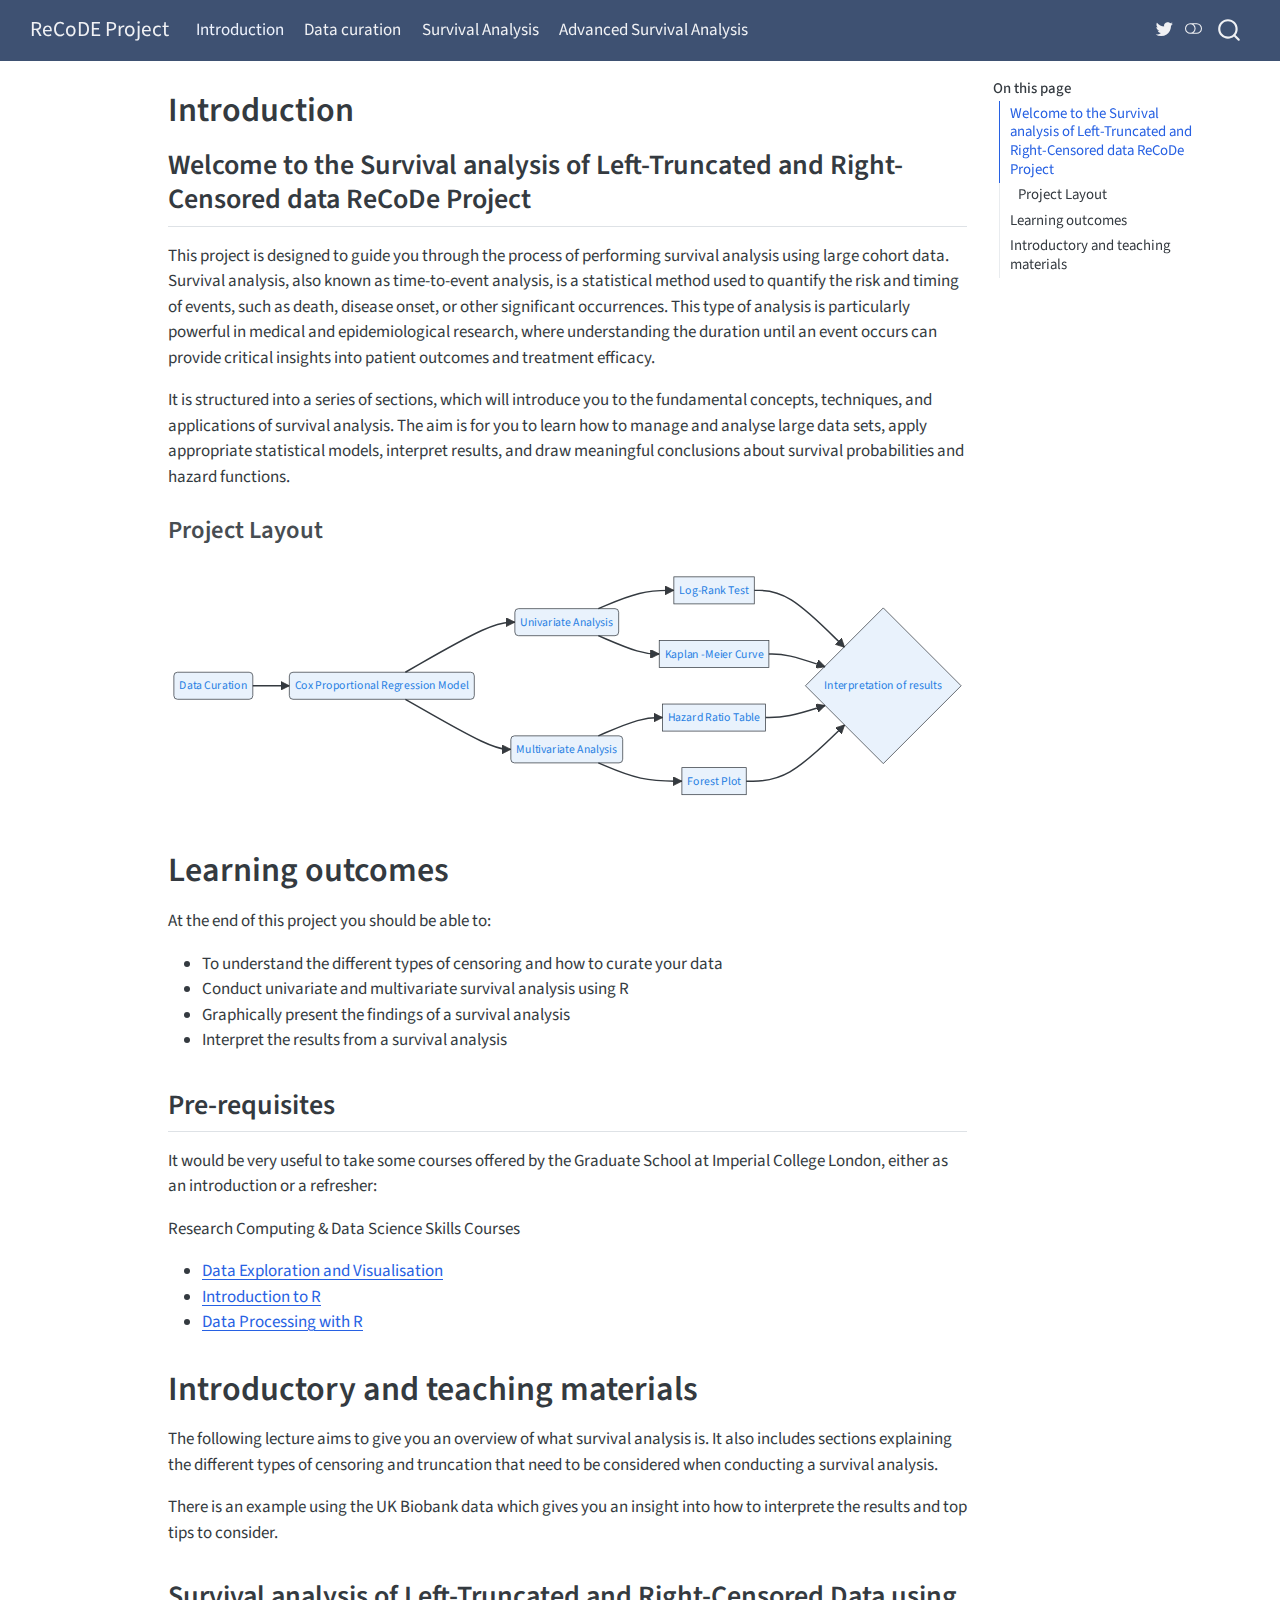
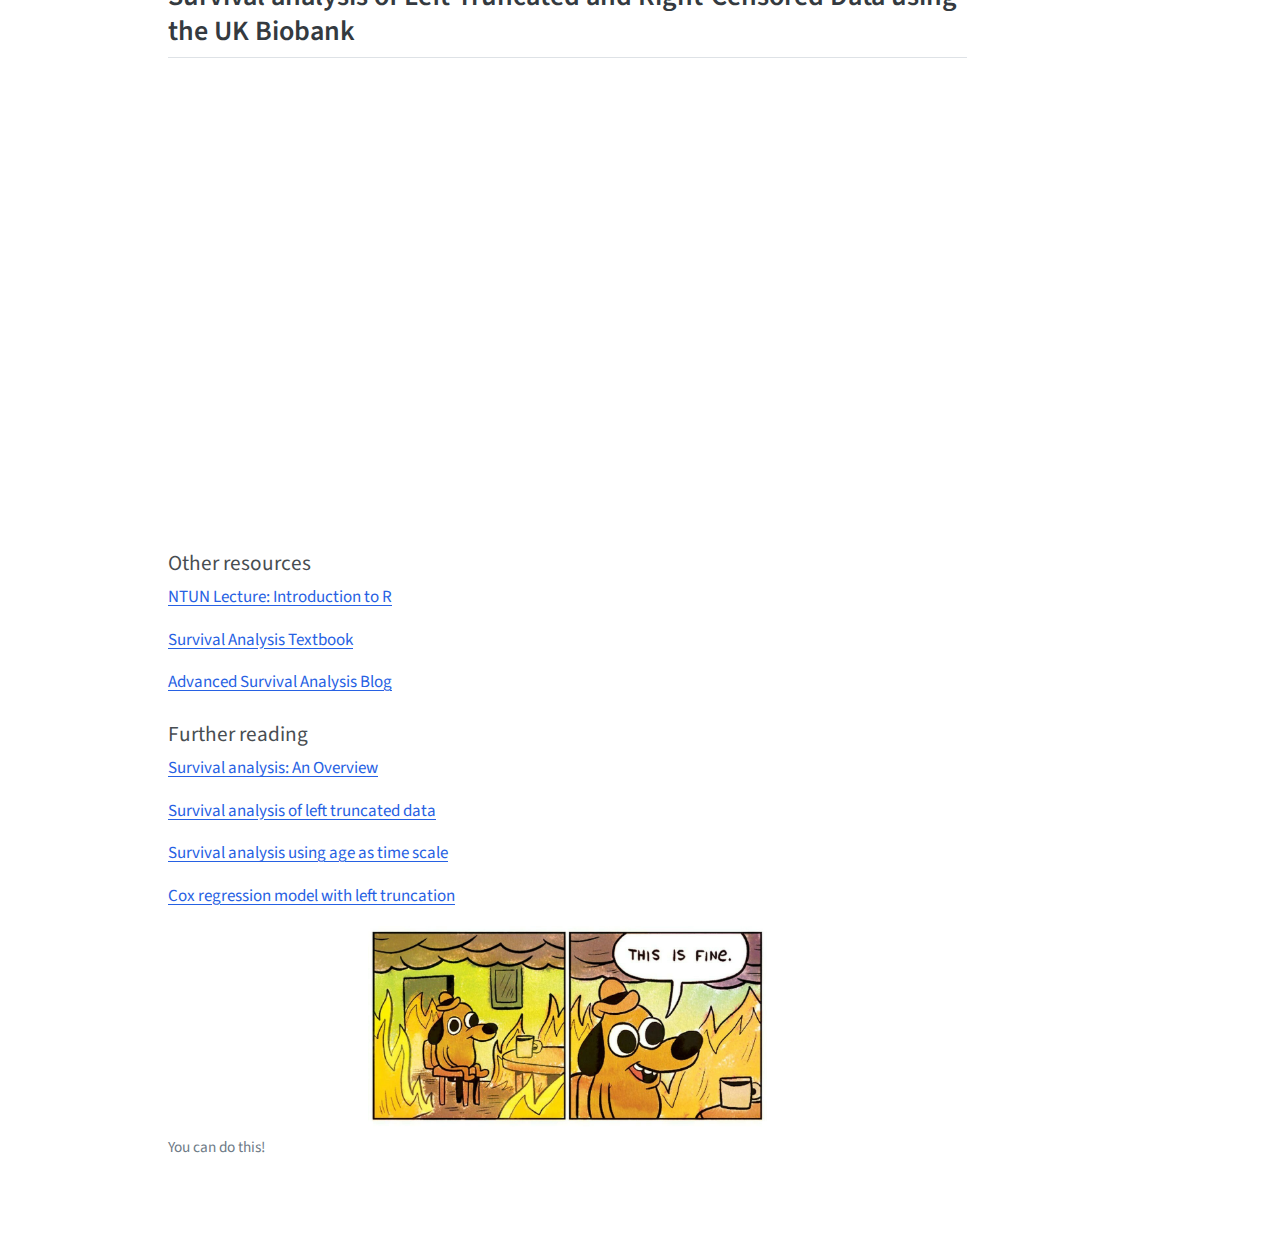
<file: introduction.html>
<!DOCTYPE html>
<html xmlns="http://www.w3.org/1999/xhtml" lang="en" xml:lang="en"><head>

<meta charset="utf-8">
<meta name="generator" content="quarto-1.5.53">

<meta name="viewport" content="width=device-width, initial-scale=1.0, user-scalable=yes">


<title>Introduction – ReCoDE Project</title>
<style>
code{white-space: pre-wrap;}
span.smallcaps{font-variant: small-caps;}
div.columns{display: flex; gap: min(4vw, 1.5em);}
div.column{flex: auto; overflow-x: auto;}
div.hanging-indent{margin-left: 1.5em; text-indent: -1.5em;}
ul.task-list{list-style: none;}
ul.task-list li input[type="checkbox"] {
  width: 0.8em;
  margin: 0 0.8em 0.2em -1em; /* quarto-specific, see https://github.com/quarto-dev/quarto-cli/issues/4556 */ 
  vertical-align: middle;
}
</style>


<script src="site_libs/quarto-nav/quarto-nav.js"></script>
<script src="site_libs/clipboard/clipboard.min.js"></script>
<script src="site_libs/quarto-search/autocomplete.umd.js"></script>
<script src="site_libs/quarto-search/fuse.min.js"></script>
<script src="site_libs/quarto-search/quarto-search.js"></script>
<meta name="quarto:offset" content="./">
<script src="site_libs/quarto-html/quarto.js"></script>
<script src="site_libs/quarto-html/popper.min.js"></script>
<script src="site_libs/quarto-html/tippy.umd.min.js"></script>
<script src="site_libs/quarto-html/anchor.min.js"></script>
<link href="site_libs/quarto-html/tippy.css" rel="stylesheet">
<link href="site_libs/quarto-html/quarto-syntax-highlighting.css" rel="stylesheet" class="quarto-color-scheme" id="quarto-text-highlighting-styles">
<link href="site_libs/quarto-html/quarto-syntax-highlighting-dark.css" rel="prefetch" class="quarto-color-scheme quarto-color-alternate" id="quarto-text-highlighting-styles">
<script src="site_libs/bootstrap/bootstrap.min.js"></script>
<link href="site_libs/bootstrap/bootstrap-icons.css" rel="stylesheet">
<link href="site_libs/bootstrap/bootstrap.min.css" rel="stylesheet" class="quarto-color-scheme" id="quarto-bootstrap" data-mode="light">
<link href="site_libs/bootstrap/bootstrap-dark.min.css" rel="prefetch" class="quarto-color-scheme quarto-color-alternate" id="quarto-bootstrap" data-mode="dark">
<script id="quarto-search-options" type="application/json">{
  "location": "navbar",
  "copy-button": false,
  "collapse-after": 3,
  "panel-placement": "end",
  "type": "overlay",
  "limit": 50,
  "keyboard-shortcut": [
    "f",
    "/",
    "s"
  ],
  "show-item-context": false,
  "language": {
    "search-no-results-text": "No results",
    "search-matching-documents-text": "matching documents",
    "search-copy-link-title": "Copy link to search",
    "search-hide-matches-text": "Hide additional matches",
    "search-more-match-text": "more match in this document",
    "search-more-matches-text": "more matches in this document",
    "search-clear-button-title": "Clear",
    "search-text-placeholder": "",
    "search-detached-cancel-button-title": "Cancel",
    "search-submit-button-title": "Submit",
    "search-label": "Search"
  }
}</script>
<script src="site_libs/quarto-diagram/mermaid.min.js"></script>
<script src="site_libs/quarto-diagram/mermaid-init.js"></script>
<link href="site_libs/quarto-diagram/mermaid.css" rel="stylesheet">


<link rel="stylesheet" href="styles.css">
</head>

<body class="nav-fixed">

<div id="quarto-search-results"></div>
  <header id="quarto-header" class="headroom fixed-top">
    <nav class="navbar navbar-expand-lg " data-bs-theme="dark">
      <div class="navbar-container container-fluid">
      <div class="navbar-brand-container mx-auto">
    <a class="navbar-brand" href="./index.html">
    <span class="navbar-title">ReCoDE Project</span>
    </a>
  </div>
            <div id="quarto-search" class="" title="Search"></div>
          <button class="navbar-toggler" type="button" data-bs-toggle="collapse" data-bs-target="#navbarCollapse" aria-controls="navbarCollapse" role="menu" aria-expanded="false" aria-label="Toggle navigation" onclick="if (window.quartoToggleHeadroom) { window.quartoToggleHeadroom(); }">
  <span class="navbar-toggler-icon"></span>
</button>
          <div class="collapse navbar-collapse" id="navbarCollapse">
            <ul class="navbar-nav navbar-nav-scroll me-auto">
  <li class="nav-item">
    <a class="nav-link active" href="./introduction.html" aria-current="page"> 
<span class="menu-text">Introduction</span></a>
  </li>  
  <li class="nav-item">
    <a class="nav-link" href="./data_curation.html"> 
<span class="menu-text">Data curation</span></a>
  </li>  
  <li class="nav-item">
    <a class="nav-link" href="./survival_analysis.html"> 
<span class="menu-text">Survival Analysis</span></a>
  </li>  
  <li class="nav-item">
    <a class="nav-link" href="./extension.html"> 
<span class="menu-text">Advanced Survival Analysis</span></a>
  </li>  
</ul>
          </div> <!-- /navcollapse -->
            <div class="quarto-navbar-tools">
    <a href="https://twitter.com/quintero_val" title="" class="quarto-navigation-tool px-1" aria-label=""><i class="bi bi-twitter"></i></a>
  <a href="" class="quarto-color-scheme-toggle quarto-navigation-tool  px-1" onclick="window.quartoToggleColorScheme(); return false;" title="Toggle dark mode"><i class="bi"></i></a>
</div>
      </div> <!-- /container-fluid -->
    </nav>
</header>
<!-- content -->
<div id="quarto-content" class="quarto-container page-columns page-rows-contents page-layout-article page-navbar">
<!-- sidebar -->
<!-- margin-sidebar -->
    <div id="quarto-margin-sidebar" class="sidebar margin-sidebar">
        <nav id="TOC" role="doc-toc" class="toc-active">
    <h2 id="toc-title">On this page</h2>
   
  <ul>
  <li><a href="#welcome-to-the-survival-analysis-of-left-truncated-and-right-censored-data-recode-project" id="toc-welcome-to-the-survival-analysis-of-left-truncated-and-right-censored-data-recode-project" class="nav-link active" data-scroll-target="#welcome-to-the-survival-analysis-of-left-truncated-and-right-censored-data-recode-project">Welcome to the Survival analysis of Left-Truncated and Right-Censored data ReCoDe Project</a>
  <ul class="collapse">
  <li><a href="#project-layout" id="toc-project-layout" class="nav-link" data-scroll-target="#project-layout">Project Layout</a></li>
  </ul></li>
  <li><a href="#learning-outcomes" id="toc-learning-outcomes" class="nav-link" data-scroll-target="#learning-outcomes">Learning outcomes</a>
  <ul class="collapse">
  <li><a href="#pre-requisites" id="toc-pre-requisites" class="nav-link" data-scroll-target="#pre-requisites">Pre-requisites</a></li>
  </ul></li>
  <li><a href="#introductory-and-teaching-materials" id="toc-introductory-and-teaching-materials" class="nav-link" data-scroll-target="#introductory-and-teaching-materials">Introductory and teaching materials</a>
  <ul class="collapse">
  <li><a href="#survival-analysis-of-left-truncated-and-right-censored-data-using-the-uk-biobank" id="toc-survival-analysis-of-left-truncated-and-right-censored-data-using-the-uk-biobank" class="nav-link" data-scroll-target="#survival-analysis-of-left-truncated-and-right-censored-data-using-the-uk-biobank">Survival analysis of Left-Truncated and Right-Censored Data using the UK Biobank</a></li>
  </ul></li>
  </ul>
</nav>
    </div>
<!-- main -->
<main class="content" id="quarto-document-content">

<header id="title-block-header" class="quarto-title-block default">
<div class="quarto-title">
<h1 class="title">Introduction</h1>
</div>



<div class="quarto-title-meta">

    
  
    
  </div>
  


</header>


<section id="welcome-to-the-survival-analysis-of-left-truncated-and-right-censored-data-recode-project" class="level2">
<h2 class="anchored" data-anchor-id="welcome-to-the-survival-analysis-of-left-truncated-and-right-censored-data-recode-project">Welcome to the Survival analysis of Left-Truncated and Right-Censored data ReCoDe Project</h2>
<p>This project is designed to guide you through the process of performing survival analysis using large cohort data. Survival analysis, also known as time-to-event analysis, is a statistical method used to quantify the risk and timing of events, such as death, disease onset, or other significant occurrences. This type of analysis is particularly powerful in medical and epidemiological research, where understanding the duration until an event occurs can provide critical insights into patient outcomes and treatment efficacy.</p>
<p>It is structured into a series of sections, which will introduce you to the fundamental concepts, techniques, and applications of survival analysis. The aim is for you to learn how to manage and analyse large data sets, apply appropriate statistical models, interpret results, and draw meaningful conclusions about survival probabilities and hazard functions.</p>
<section id="project-layout" class="level3">
<h3 class="anchored" data-anchor-id="project-layout">Project Layout</h3>
<div class="cell" data-layout-align="default">
<div class="cell-output-display">
<div>
<p></p><figure class="figure"><p></p>
<div>
<pre class="mermaid mermaid-js">flowchart LR
  A(Data Curation) --&gt; B(Cox Proportional Regression Model)
  B --&gt; C(Univariate Analysis)
  B --&gt; D(Multivariate Analysis)
  C --&gt; E[Kaplan -Meier Curve]
  C --&gt; F[Log-Rank Test]
  D --&gt; G[Hazard Ratio Table]
  D --&gt; H[Forest Plot]
  
  F --&gt; I{Interpretation of results}
  E --&gt; I
  G --&gt; I
  H --&gt; I
</pre>
</div>
<p></p></figure><p></p>
</div>
</div>
</div>
</section>
</section>
<section id="learning-outcomes" class="level1">
<h1>Learning outcomes</h1>
<p>At the end of this project you should be able to:</p>
<ul>
<li>To understand the different types of censoring and how to curate your data</li>
<li>Conduct univariate and multivariate survival analysis using R</li>
<li>Graphically present the findings of a survival analysis</li>
<li>Interpret the results from a survival analysis</li>
</ul>
<section id="pre-requisites" class="level2">
<h2 class="anchored" data-anchor-id="pre-requisites">Pre-requisites</h2>
<p>It would be very useful to take some courses offered by the Graduate School at Imperial College London, either as an introduction or a refresher:</p>
<p>Research Computing &amp; Data Science Skills Courses</p>
<ul>
<li><a href="https://www.imperial.ac.uk/students/academic-support/graduate-school/professional-development/doctoral-students/research-computing-data-science/courses/data-exploration-visualisation/">Data Exploration and Visualisation</a></li>
<li><a href="https://www.imperial.ac.uk/students/academic-support/graduate-school/professional-development/doctoral-students/research-computing-data-science/courses/r-programming/">Introduction to R</a></li>
<li><a href="https://www.imperial.ac.uk/students/academic-support/graduate-school/professional-development/doctoral-students/research-computing-data-science/courses/data-processing-with-r/">Data Processing with R</a></li>
</ul>
</section>
</section>
<section id="introductory-and-teaching-materials" class="level1">
<h1>Introductory and teaching materials</h1>
<p>The following lecture aims to give you an overview of what survival analysis is. It also includes sections explaining the different types of censoring and truncation that need to be considered when conducting a survival analysis.</p>
<p>There is an example using the UK Biobank data which gives you an insight into how to interprete the results and top tips to consider.</p>
<section id="survival-analysis-of-left-truncated-and-right-censored-data-using-the-uk-biobank" class="level2">
<h2 class="anchored" data-anchor-id="survival-analysis-of-left-truncated-and-right-censored-data-using-the-uk-biobank">Survival analysis of Left-Truncated and Right-Censored Data using the UK Biobank</h2>
<div class="quarto-video ratio ratio-16x9"><iframe data-external="1" src="https://www.youtube.com/embed/EQINE14AP1U" title="" frameborder="0" allow="accelerometer; autoplay; clipboard-write; encrypted-media; gyroscope; picture-in-picture" allowfullscreen=""></iframe></div>
<section id="other-resources" class="level4">
<h4 class="anchored" data-anchor-id="other-resources">Other resources</h4>
<p><a href="https://www.math.ntnu.no/emner/ST2304/2020v/RIntro/Introduction_to_R.pdf">NTUN Lecture: Introduction to R</a></p>
<p><a href="http://www.uop.edu.pk/ocontents/survival-analysis-self-learning-book.pdf">Survival Analysis Textbook</a></p>
<p><a href="https://www.emilyzabor.com/tutorials/survival_analysis_in_r_tutorial.html#Conditional_survival">Advanced Survival Analysis Blog</a></p>
</section>
<section id="further-reading" class="level4">
<h4 class="anchored" data-anchor-id="further-reading">Further reading</h4>
<p><a href="https://www.ncbi.nlm.nih.gov/pmc/articles/PMC1065034/pdf/cc2955.pdf">Survival analysis: An Overview</a></p>
<p><a href="https://academic.oup.com/biomedgerontology/article/53A/5/M337/588259?login=false">Survival analysis of left truncated data</a></p>
<p><a href="https://www.sciencedirect.com/science/article/pii/S1047279721001575">Survival analysis using age as time scale</a></p>
<p><a href="https://www.ncbi.nlm.nih.gov/pmc/articles/PMC7039372/">Cox regression model with left truncation</a></p>
<div class="quarto-figure quarto-figure-center">
<figure class="figure">
<p><img src="help/page1.jpg" class="img-fluid figure-img" style="width:50.0%"></p>
<figcaption>You can do this!</figcaption>
</figure>
</div>


</section>
</section>
</section>

</main> <!-- /main -->
<script id="quarto-html-after-body" type="application/javascript">
window.document.addEventListener("DOMContentLoaded", function (event) {
  const toggleBodyColorMode = (bsSheetEl) => {
    const mode = bsSheetEl.getAttribute("data-mode");
    const bodyEl = window.document.querySelector("body");
    if (mode === "dark") {
      bodyEl.classList.add("quarto-dark");
      bodyEl.classList.remove("quarto-light");
    } else {
      bodyEl.classList.add("quarto-light");
      bodyEl.classList.remove("quarto-dark");
    }
  }
  const toggleBodyColorPrimary = () => {
    const bsSheetEl = window.document.querySelector("link#quarto-bootstrap");
    if (bsSheetEl) {
      toggleBodyColorMode(bsSheetEl);
    }
  }
  toggleBodyColorPrimary();  
  const disableStylesheet = (stylesheets) => {
    for (let i=0; i < stylesheets.length; i++) {
      const stylesheet = stylesheets[i];
      stylesheet.rel = 'prefetch';
    }
  }
  const enableStylesheet = (stylesheets) => {
    for (let i=0; i < stylesheets.length; i++) {
      const stylesheet = stylesheets[i];
      stylesheet.rel = 'stylesheet';
    }
  }
  const manageTransitions = (selector, allowTransitions) => {
    const els = window.document.querySelectorAll(selector);
    for (let i=0; i < els.length; i++) {
      const el = els[i];
      if (allowTransitions) {
        el.classList.remove('notransition');
      } else {
        el.classList.add('notransition');
      }
    }
  }
  const toggleGiscusIfUsed = (isAlternate, darkModeDefault) => {
    const baseTheme = document.querySelector('#giscus-base-theme')?.value ?? 'light';
    const alternateTheme = document.querySelector('#giscus-alt-theme')?.value ?? 'dark';
    let newTheme = '';
    if(darkModeDefault) {
      newTheme = isAlternate ? baseTheme : alternateTheme;
    } else {
      newTheme = isAlternate ? alternateTheme : baseTheme;
    }
    const changeGiscusTheme = () => {
      // From: https://github.com/giscus/giscus/issues/336
      const sendMessage = (message) => {
        const iframe = document.querySelector('iframe.giscus-frame');
        if (!iframe) return;
        iframe.contentWindow.postMessage({ giscus: message }, 'https://giscus.app');
      }
      sendMessage({
        setConfig: {
          theme: newTheme
        }
      });
    }
    const isGiscussLoaded = window.document.querySelector('iframe.giscus-frame') !== null;
    if (isGiscussLoaded) {
      changeGiscusTheme();
    }
  }
  const toggleColorMode = (alternate) => {
    // Switch the stylesheets
    const alternateStylesheets = window.document.querySelectorAll('link.quarto-color-scheme.quarto-color-alternate');
    manageTransitions('#quarto-margin-sidebar .nav-link', false);
    if (alternate) {
      enableStylesheet(alternateStylesheets);
      for (const sheetNode of alternateStylesheets) {
        if (sheetNode.id === "quarto-bootstrap") {
          toggleBodyColorMode(sheetNode);
        }
      }
    } else {
      disableStylesheet(alternateStylesheets);
      toggleBodyColorPrimary();
    }
    manageTransitions('#quarto-margin-sidebar .nav-link', true);
    // Switch the toggles
    const toggles = window.document.querySelectorAll('.quarto-color-scheme-toggle');
    for (let i=0; i < toggles.length; i++) {
      const toggle = toggles[i];
      if (toggle) {
        if (alternate) {
          toggle.classList.add("alternate");     
        } else {
          toggle.classList.remove("alternate");
        }
      }
    }
    // Hack to workaround the fact that safari doesn't
    // properly recolor the scrollbar when toggling (#1455)
    if (navigator.userAgent.indexOf('Safari') > 0 && navigator.userAgent.indexOf('Chrome') == -1) {
      manageTransitions("body", false);
      window.scrollTo(0, 1);
      setTimeout(() => {
        window.scrollTo(0, 0);
        manageTransitions("body", true);
      }, 40);  
    }
  }
  const isFileUrl = () => { 
    return window.location.protocol === 'file:';
  }
  const hasAlternateSentinel = () => {  
    let styleSentinel = getColorSchemeSentinel();
    if (styleSentinel !== null) {
      return styleSentinel === "alternate";
    } else {
      return false;
    }
  }
  const setStyleSentinel = (alternate) => {
    const value = alternate ? "alternate" : "default";
    if (!isFileUrl()) {
      window.localStorage.setItem("quarto-color-scheme", value);
    } else {
      localAlternateSentinel = value;
    }
  }
  const getColorSchemeSentinel = () => {
    if (!isFileUrl()) {
      const storageValue = window.localStorage.getItem("quarto-color-scheme");
      return storageValue != null ? storageValue : localAlternateSentinel;
    } else {
      return localAlternateSentinel;
    }
  }
  const darkModeDefault = false;
  let localAlternateSentinel = darkModeDefault ? 'alternate' : 'default';
  // Dark / light mode switch
  window.quartoToggleColorScheme = () => {
    // Read the current dark / light value 
    let toAlternate = !hasAlternateSentinel();
    toggleColorMode(toAlternate);
    setStyleSentinel(toAlternate);
    toggleGiscusIfUsed(toAlternate, darkModeDefault);
  };
  // Ensure there is a toggle, if there isn't float one in the top right
  if (window.document.querySelector('.quarto-color-scheme-toggle') === null) {
    const a = window.document.createElement('a');
    a.classList.add('top-right');
    a.classList.add('quarto-color-scheme-toggle');
    a.href = "";
    a.onclick = function() { try { window.quartoToggleColorScheme(); } catch {} return false; };
    const i = window.document.createElement("i");
    i.classList.add('bi');
    a.appendChild(i);
    window.document.body.appendChild(a);
  }
  // Switch to dark mode if need be
  if (hasAlternateSentinel()) {
    toggleColorMode(true);
  } else {
    toggleColorMode(false);
  }
  const icon = "";
  const anchorJS = new window.AnchorJS();
  anchorJS.options = {
    placement: 'right',
    icon: icon
  };
  anchorJS.add('.anchored');
  const isCodeAnnotation = (el) => {
    for (const clz of el.classList) {
      if (clz.startsWith('code-annotation-')) {                     
        return true;
      }
    }
    return false;
  }
  const onCopySuccess = function(e) {
    // button target
    const button = e.trigger;
    // don't keep focus
    button.blur();
    // flash "checked"
    button.classList.add('code-copy-button-checked');
    var currentTitle = button.getAttribute("title");
    button.setAttribute("title", "Copied!");
    let tooltip;
    if (window.bootstrap) {
      button.setAttribute("data-bs-toggle", "tooltip");
      button.setAttribute("data-bs-placement", "left");
      button.setAttribute("data-bs-title", "Copied!");
      tooltip = new bootstrap.Tooltip(button, 
        { trigger: "manual", 
          customClass: "code-copy-button-tooltip",
          offset: [0, -8]});
      tooltip.show();    
    }
    setTimeout(function() {
      if (tooltip) {
        tooltip.hide();
        button.removeAttribute("data-bs-title");
        button.removeAttribute("data-bs-toggle");
        button.removeAttribute("data-bs-placement");
      }
      button.setAttribute("title", currentTitle);
      button.classList.remove('code-copy-button-checked');
    }, 1000);
    // clear code selection
    e.clearSelection();
  }
  const getTextToCopy = function(trigger) {
      const codeEl = trigger.previousElementSibling.cloneNode(true);
      for (const childEl of codeEl.children) {
        if (isCodeAnnotation(childEl)) {
          childEl.remove();
        }
      }
      return codeEl.innerText;
  }
  const clipboard = new window.ClipboardJS('.code-copy-button:not([data-in-quarto-modal])', {
    text: getTextToCopy
  });
  clipboard.on('success', onCopySuccess);
  if (window.document.getElementById('quarto-embedded-source-code-modal')) {
    // For code content inside modals, clipBoardJS needs to be initialized with a container option
    // TODO: Check when it could be a function (https://github.com/zenorocha/clipboard.js/issues/860)
    const clipboardModal = new window.ClipboardJS('.code-copy-button[data-in-quarto-modal]', {
      text: getTextToCopy,
      container: window.document.getElementById('quarto-embedded-source-code-modal')
    });
    clipboardModal.on('success', onCopySuccess);
  }
    var localhostRegex = new RegExp(/^(?:http|https):\/\/localhost\:?[0-9]*\//);
    var mailtoRegex = new RegExp(/^mailto:/);
      var filterRegex = new RegExp("https:\/\/ImperialCollegeLondon\.github\.io\/ReCoDE_Survival_analysis_LTRC_data\/");
    var isInternal = (href) => {
        return filterRegex.test(href) || localhostRegex.test(href) || mailtoRegex.test(href);
    }
    // Inspect non-navigation links and adorn them if external
 	var links = window.document.querySelectorAll('a[href]:not(.nav-link):not(.navbar-brand):not(.toc-action):not(.sidebar-link):not(.sidebar-item-toggle):not(.pagination-link):not(.no-external):not([aria-hidden]):not(.dropdown-item):not(.quarto-navigation-tool):not(.about-link)');
    for (var i=0; i<links.length; i++) {
      const link = links[i];
      if (!isInternal(link.href)) {
        // undo the damage that might have been done by quarto-nav.js in the case of
        // links that we want to consider external
        if (link.dataset.originalHref !== undefined) {
          link.href = link.dataset.originalHref;
        }
      }
    }
  function tippyHover(el, contentFn, onTriggerFn, onUntriggerFn) {
    const config = {
      allowHTML: true,
      maxWidth: 500,
      delay: 100,
      arrow: false,
      appendTo: function(el) {
          return el.parentElement;
      },
      interactive: true,
      interactiveBorder: 10,
      theme: 'quarto',
      placement: 'bottom-start',
    };
    if (contentFn) {
      config.content = contentFn;
    }
    if (onTriggerFn) {
      config.onTrigger = onTriggerFn;
    }
    if (onUntriggerFn) {
      config.onUntrigger = onUntriggerFn;
    }
    window.tippy(el, config); 
  }
  const noterefs = window.document.querySelectorAll('a[role="doc-noteref"]');
  for (var i=0; i<noterefs.length; i++) {
    const ref = noterefs[i];
    tippyHover(ref, function() {
      // use id or data attribute instead here
      let href = ref.getAttribute('data-footnote-href') || ref.getAttribute('href');
      try { href = new URL(href).hash; } catch {}
      const id = href.replace(/^#\/?/, "");
      const note = window.document.getElementById(id);
      if (note) {
        return note.innerHTML;
      } else {
        return "";
      }
    });
  }
  const xrefs = window.document.querySelectorAll('a.quarto-xref');
  const processXRef = (id, note) => {
    // Strip column container classes
    const stripColumnClz = (el) => {
      el.classList.remove("page-full", "page-columns");
      if (el.children) {
        for (const child of el.children) {
          stripColumnClz(child);
        }
      }
    }
    stripColumnClz(note)
    if (id === null || id.startsWith('sec-')) {
      // Special case sections, only their first couple elements
      const container = document.createElement("div");
      if (note.children && note.children.length > 2) {
        container.appendChild(note.children[0].cloneNode(true));
        for (let i = 1; i < note.children.length; i++) {
          const child = note.children[i];
          if (child.tagName === "P" && child.innerText === "") {
            continue;
          } else {
            container.appendChild(child.cloneNode(true));
            break;
          }
        }
        if (window.Quarto?.typesetMath) {
          window.Quarto.typesetMath(container);
        }
        return container.innerHTML
      } else {
        if (window.Quarto?.typesetMath) {
          window.Quarto.typesetMath(note);
        }
        return note.innerHTML;
      }
    } else {
      // Remove any anchor links if they are present
      const anchorLink = note.querySelector('a.anchorjs-link');
      if (anchorLink) {
        anchorLink.remove();
      }
      if (window.Quarto?.typesetMath) {
        window.Quarto.typesetMath(note);
      }
      // TODO in 1.5, we should make sure this works without a callout special case
      if (note.classList.contains("callout")) {
        return note.outerHTML;
      } else {
        return note.innerHTML;
      }
    }
  }
  for (var i=0; i<xrefs.length; i++) {
    const xref = xrefs[i];
    tippyHover(xref, undefined, function(instance) {
      instance.disable();
      let url = xref.getAttribute('href');
      let hash = undefined; 
      if (url.startsWith('#')) {
        hash = url;
      } else {
        try { hash = new URL(url).hash; } catch {}
      }
      if (hash) {
        const id = hash.replace(/^#\/?/, "");
        const note = window.document.getElementById(id);
        if (note !== null) {
          try {
            const html = processXRef(id, note.cloneNode(true));
            instance.setContent(html);
          } finally {
            instance.enable();
            instance.show();
          }
        } else {
          // See if we can fetch this
          fetch(url.split('#')[0])
          .then(res => res.text())
          .then(html => {
            const parser = new DOMParser();
            const htmlDoc = parser.parseFromString(html, "text/html");
            const note = htmlDoc.getElementById(id);
            if (note !== null) {
              const html = processXRef(id, note);
              instance.setContent(html);
            } 
          }).finally(() => {
            instance.enable();
            instance.show();
          });
        }
      } else {
        // See if we can fetch a full url (with no hash to target)
        // This is a special case and we should probably do some content thinning / targeting
        fetch(url)
        .then(res => res.text())
        .then(html => {
          const parser = new DOMParser();
          const htmlDoc = parser.parseFromString(html, "text/html");
          const note = htmlDoc.querySelector('main.content');
          if (note !== null) {
            // This should only happen for chapter cross references
            // (since there is no id in the URL)
            // remove the first header
            if (note.children.length > 0 && note.children[0].tagName === "HEADER") {
              note.children[0].remove();
            }
            const html = processXRef(null, note);
            instance.setContent(html);
          } 
        }).finally(() => {
          instance.enable();
          instance.show();
        });
      }
    }, function(instance) {
    });
  }
      let selectedAnnoteEl;
      const selectorForAnnotation = ( cell, annotation) => {
        let cellAttr = 'data-code-cell="' + cell + '"';
        let lineAttr = 'data-code-annotation="' +  annotation + '"';
        const selector = 'span[' + cellAttr + '][' + lineAttr + ']';
        return selector;
      }
      const selectCodeLines = (annoteEl) => {
        const doc = window.document;
        const targetCell = annoteEl.getAttribute("data-target-cell");
        const targetAnnotation = annoteEl.getAttribute("data-target-annotation");
        const annoteSpan = window.document.querySelector(selectorForAnnotation(targetCell, targetAnnotation));
        const lines = annoteSpan.getAttribute("data-code-lines").split(",");
        const lineIds = lines.map((line) => {
          return targetCell + "-" + line;
        })
        let top = null;
        let height = null;
        let parent = null;
        if (lineIds.length > 0) {
            //compute the position of the single el (top and bottom and make a div)
            const el = window.document.getElementById(lineIds[0]);
            top = el.offsetTop;
            height = el.offsetHeight;
            parent = el.parentElement.parentElement;
          if (lineIds.length > 1) {
            const lastEl = window.document.getElementById(lineIds[lineIds.length - 1]);
            const bottom = lastEl.offsetTop + lastEl.offsetHeight;
            height = bottom - top;
          }
          if (top !== null && height !== null && parent !== null) {
            // cook up a div (if necessary) and position it 
            let div = window.document.getElementById("code-annotation-line-highlight");
            if (div === null) {
              div = window.document.createElement("div");
              div.setAttribute("id", "code-annotation-line-highlight");
              div.style.position = 'absolute';
              parent.appendChild(div);
            }
            div.style.top = top - 2 + "px";
            div.style.height = height + 4 + "px";
            div.style.left = 0;
            let gutterDiv = window.document.getElementById("code-annotation-line-highlight-gutter");
            if (gutterDiv === null) {
              gutterDiv = window.document.createElement("div");
              gutterDiv.setAttribute("id", "code-annotation-line-highlight-gutter");
              gutterDiv.style.position = 'absolute';
              const codeCell = window.document.getElementById(targetCell);
              const gutter = codeCell.querySelector('.code-annotation-gutter');
              gutter.appendChild(gutterDiv);
            }
            gutterDiv.style.top = top - 2 + "px";
            gutterDiv.style.height = height + 4 + "px";
          }
          selectedAnnoteEl = annoteEl;
        }
      };
      const unselectCodeLines = () => {
        const elementsIds = ["code-annotation-line-highlight", "code-annotation-line-highlight-gutter"];
        elementsIds.forEach((elId) => {
          const div = window.document.getElementById(elId);
          if (div) {
            div.remove();
          }
        });
        selectedAnnoteEl = undefined;
      };
        // Handle positioning of the toggle
    window.addEventListener(
      "resize",
      throttle(() => {
        elRect = undefined;
        if (selectedAnnoteEl) {
          selectCodeLines(selectedAnnoteEl);
        }
      }, 10)
    );
    function throttle(fn, ms) {
    let throttle = false;
    let timer;
      return (...args) => {
        if(!throttle) { // first call gets through
            fn.apply(this, args);
            throttle = true;
        } else { // all the others get throttled
            if(timer) clearTimeout(timer); // cancel #2
            timer = setTimeout(() => {
              fn.apply(this, args);
              timer = throttle = false;
            }, ms);
        }
      };
    }
      // Attach click handler to the DT
      const annoteDls = window.document.querySelectorAll('dt[data-target-cell]');
      for (const annoteDlNode of annoteDls) {
        annoteDlNode.addEventListener('click', (event) => {
          const clickedEl = event.target;
          if (clickedEl !== selectedAnnoteEl) {
            unselectCodeLines();
            const activeEl = window.document.querySelector('dt[data-target-cell].code-annotation-active');
            if (activeEl) {
              activeEl.classList.remove('code-annotation-active');
            }
            selectCodeLines(clickedEl);
            clickedEl.classList.add('code-annotation-active');
          } else {
            // Unselect the line
            unselectCodeLines();
            clickedEl.classList.remove('code-annotation-active');
          }
        });
      }
  const findCites = (el) => {
    const parentEl = el.parentElement;
    if (parentEl) {
      const cites = parentEl.dataset.cites;
      if (cites) {
        return {
          el,
          cites: cites.split(' ')
        };
      } else {
        return findCites(el.parentElement)
      }
    } else {
      return undefined;
    }
  };
  var bibliorefs = window.document.querySelectorAll('a[role="doc-biblioref"]');
  for (var i=0; i<bibliorefs.length; i++) {
    const ref = bibliorefs[i];
    const citeInfo = findCites(ref);
    if (citeInfo) {
      tippyHover(citeInfo.el, function() {
        var popup = window.document.createElement('div');
        citeInfo.cites.forEach(function(cite) {
          var citeDiv = window.document.createElement('div');
          citeDiv.classList.add('hanging-indent');
          citeDiv.classList.add('csl-entry');
          var biblioDiv = window.document.getElementById('ref-' + cite);
          if (biblioDiv) {
            citeDiv.innerHTML = biblioDiv.innerHTML;
          }
          popup.appendChild(citeDiv);
        });
        return popup.innerHTML;
      });
    }
  }
});
</script>
</div> <!-- /content -->




</body></html>
</file>
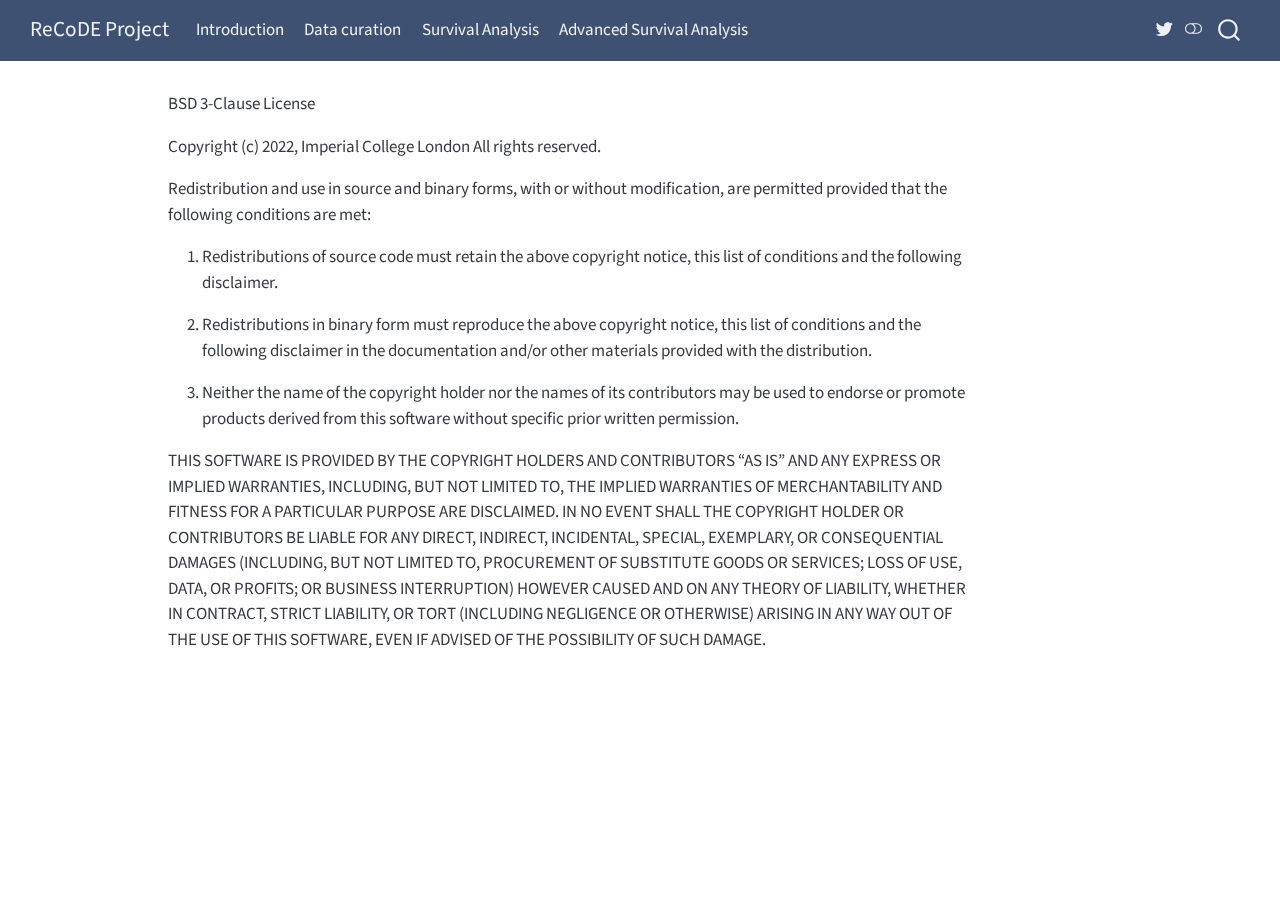
<file: LICENSE.html>
<!DOCTYPE html>
<html xmlns="http://www.w3.org/1999/xhtml" lang="en" xml:lang="en"><head>

<meta charset="utf-8">
<meta name="generator" content="quarto-1.5.53">

<meta name="viewport" content="width=device-width, initial-scale=1.0, user-scalable=yes">


<title>license – ReCoDE Project</title>
<style>
code{white-space: pre-wrap;}
span.smallcaps{font-variant: small-caps;}
div.columns{display: flex; gap: min(4vw, 1.5em);}
div.column{flex: auto; overflow-x: auto;}
div.hanging-indent{margin-left: 1.5em; text-indent: -1.5em;}
ul.task-list{list-style: none;}
ul.task-list li input[type="checkbox"] {
  width: 0.8em;
  margin: 0 0.8em 0.2em -1em; /* quarto-specific, see https://github.com/quarto-dev/quarto-cli/issues/4556 */ 
  vertical-align: middle;
}
</style>


<script src="site_libs/quarto-nav/quarto-nav.js"></script>
<script src="site_libs/clipboard/clipboard.min.js"></script>
<script src="site_libs/quarto-search/autocomplete.umd.js"></script>
<script src="site_libs/quarto-search/fuse.min.js"></script>
<script src="site_libs/quarto-search/quarto-search.js"></script>
<meta name="quarto:offset" content="./">
<script src="site_libs/quarto-html/quarto.js"></script>
<script src="site_libs/quarto-html/popper.min.js"></script>
<script src="site_libs/quarto-html/tippy.umd.min.js"></script>
<script src="site_libs/quarto-html/anchor.min.js"></script>
<link href="site_libs/quarto-html/tippy.css" rel="stylesheet">
<link href="site_libs/quarto-html/quarto-syntax-highlighting.css" rel="stylesheet" class="quarto-color-scheme" id="quarto-text-highlighting-styles">
<link href="site_libs/quarto-html/quarto-syntax-highlighting-dark.css" rel="prefetch" class="quarto-color-scheme quarto-color-alternate" id="quarto-text-highlighting-styles">
<script src="site_libs/bootstrap/bootstrap.min.js"></script>
<link href="site_libs/bootstrap/bootstrap-icons.css" rel="stylesheet">
<link href="site_libs/bootstrap/bootstrap.min.css" rel="stylesheet" class="quarto-color-scheme" id="quarto-bootstrap" data-mode="light">
<link href="site_libs/bootstrap/bootstrap-dark.min.css" rel="prefetch" class="quarto-color-scheme quarto-color-alternate" id="quarto-bootstrap" data-mode="dark">
<script id="quarto-search-options" type="application/json">{
  "location": "navbar",
  "copy-button": false,
  "collapse-after": 3,
  "panel-placement": "end",
  "type": "overlay",
  "limit": 50,
  "keyboard-shortcut": [
    "f",
    "/",
    "s"
  ],
  "show-item-context": false,
  "language": {
    "search-no-results-text": "No results",
    "search-matching-documents-text": "matching documents",
    "search-copy-link-title": "Copy link to search",
    "search-hide-matches-text": "Hide additional matches",
    "search-more-match-text": "more match in this document",
    "search-more-matches-text": "more matches in this document",
    "search-clear-button-title": "Clear",
    "search-text-placeholder": "",
    "search-detached-cancel-button-title": "Cancel",
    "search-submit-button-title": "Submit",
    "search-label": "Search"
  }
}</script>


<link rel="stylesheet" href="styles.css">
</head>

<body class="nav-fixed">

<div id="quarto-search-results"></div>
  <header id="quarto-header" class="headroom fixed-top">
    <nav class="navbar navbar-expand-lg " data-bs-theme="dark">
      <div class="navbar-container container-fluid">
      <div class="navbar-brand-container mx-auto">
    <a class="navbar-brand" href="./index.html">
    <span class="navbar-title">ReCoDE Project</span>
    </a>
  </div>
            <div id="quarto-search" class="" title="Search"></div>
          <button class="navbar-toggler" type="button" data-bs-toggle="collapse" data-bs-target="#navbarCollapse" aria-controls="navbarCollapse" role="menu" aria-expanded="false" aria-label="Toggle navigation" onclick="if (window.quartoToggleHeadroom) { window.quartoToggleHeadroom(); }">
  <span class="navbar-toggler-icon"></span>
</button>
          <div class="collapse navbar-collapse" id="navbarCollapse">
            <ul class="navbar-nav navbar-nav-scroll me-auto">
  <li class="nav-item">
    <a class="nav-link" href="./introduction.html"> 
<span class="menu-text">Introduction</span></a>
  </li>  
  <li class="nav-item">
    <a class="nav-link" href="./data_curation.html"> 
<span class="menu-text">Data curation</span></a>
  </li>  
  <li class="nav-item">
    <a class="nav-link" href="./survival_analysis.html"> 
<span class="menu-text">Survival Analysis</span></a>
  </li>  
  <li class="nav-item">
    <a class="nav-link" href="./extension.html"> 
<span class="menu-text">Advanced Survival Analysis</span></a>
  </li>  
</ul>
          </div> <!-- /navcollapse -->
            <div class="quarto-navbar-tools">
    <a href="https://twitter.com/quintero_val" title="" class="quarto-navigation-tool px-1" aria-label=""><i class="bi bi-twitter"></i></a>
  <a href="" class="quarto-color-scheme-toggle quarto-navigation-tool  px-1" onclick="window.quartoToggleColorScheme(); return false;" title="Toggle dark mode"><i class="bi"></i></a>
</div>
      </div> <!-- /container-fluid -->
    </nav>
</header>
<!-- content -->
<div id="quarto-content" class="quarto-container page-columns page-rows-contents page-layout-article page-navbar">
<!-- sidebar -->
<!-- margin-sidebar -->
    <div id="quarto-margin-sidebar" class="sidebar margin-sidebar zindex-bottom">
        
    </div>
<!-- main -->
<main class="content" id="quarto-document-content">




<p>BSD 3-Clause License</p>
<p>Copyright (c) 2022, Imperial College London All rights reserved.</p>
<p>Redistribution and use in source and binary forms, with or without modification, are permitted provided that the following conditions are met:</p>
<ol type="1">
<li><p>Redistributions of source code must retain the above copyright notice, this list of conditions and the following disclaimer.</p></li>
<li><p>Redistributions in binary form must reproduce the above copyright notice, this list of conditions and the following disclaimer in the documentation and/or other materials provided with the distribution.</p></li>
<li><p>Neither the name of the copyright holder nor the names of its contributors may be used to endorse or promote products derived from this software without specific prior written permission.</p></li>
</ol>
<p>THIS SOFTWARE IS PROVIDED BY THE COPYRIGHT HOLDERS AND CONTRIBUTORS “AS IS” AND ANY EXPRESS OR IMPLIED WARRANTIES, INCLUDING, BUT NOT LIMITED TO, THE IMPLIED WARRANTIES OF MERCHANTABILITY AND FITNESS FOR A PARTICULAR PURPOSE ARE DISCLAIMED. IN NO EVENT SHALL THE COPYRIGHT HOLDER OR CONTRIBUTORS BE LIABLE FOR ANY DIRECT, INDIRECT, INCIDENTAL, SPECIAL, EXEMPLARY, OR CONSEQUENTIAL DAMAGES (INCLUDING, BUT NOT LIMITED TO, PROCUREMENT OF SUBSTITUTE GOODS OR SERVICES; LOSS OF USE, DATA, OR PROFITS; OR BUSINESS INTERRUPTION) HOWEVER CAUSED AND ON ANY THEORY OF LIABILITY, WHETHER IN CONTRACT, STRICT LIABILITY, OR TORT (INCLUDING NEGLIGENCE OR OTHERWISE) ARISING IN ANY WAY OUT OF THE USE OF THIS SOFTWARE, EVEN IF ADVISED OF THE POSSIBILITY OF SUCH DAMAGE.</p>



</main> <!-- /main -->
<script id="quarto-html-after-body" type="application/javascript">
window.document.addEventListener("DOMContentLoaded", function (event) {
  const toggleBodyColorMode = (bsSheetEl) => {
    const mode = bsSheetEl.getAttribute("data-mode");
    const bodyEl = window.document.querySelector("body");
    if (mode === "dark") {
      bodyEl.classList.add("quarto-dark");
      bodyEl.classList.remove("quarto-light");
    } else {
      bodyEl.classList.add("quarto-light");
      bodyEl.classList.remove("quarto-dark");
    }
  }
  const toggleBodyColorPrimary = () => {
    const bsSheetEl = window.document.querySelector("link#quarto-bootstrap");
    if (bsSheetEl) {
      toggleBodyColorMode(bsSheetEl);
    }
  }
  toggleBodyColorPrimary();  
  const disableStylesheet = (stylesheets) => {
    for (let i=0; i < stylesheets.length; i++) {
      const stylesheet = stylesheets[i];
      stylesheet.rel = 'prefetch';
    }
  }
  const enableStylesheet = (stylesheets) => {
    for (let i=0; i < stylesheets.length; i++) {
      const stylesheet = stylesheets[i];
      stylesheet.rel = 'stylesheet';
    }
  }
  const manageTransitions = (selector, allowTransitions) => {
    const els = window.document.querySelectorAll(selector);
    for (let i=0; i < els.length; i++) {
      const el = els[i];
      if (allowTransitions) {
        el.classList.remove('notransition');
      } else {
        el.classList.add('notransition');
      }
    }
  }
  const toggleGiscusIfUsed = (isAlternate, darkModeDefault) => {
    const baseTheme = document.querySelector('#giscus-base-theme')?.value ?? 'light';
    const alternateTheme = document.querySelector('#giscus-alt-theme')?.value ?? 'dark';
    let newTheme = '';
    if(darkModeDefault) {
      newTheme = isAlternate ? baseTheme : alternateTheme;
    } else {
      newTheme = isAlternate ? alternateTheme : baseTheme;
    }
    const changeGiscusTheme = () => {
      // From: https://github.com/giscus/giscus/issues/336
      const sendMessage = (message) => {
        const iframe = document.querySelector('iframe.giscus-frame');
        if (!iframe) return;
        iframe.contentWindow.postMessage({ giscus: message }, 'https://giscus.app');
      }
      sendMessage({
        setConfig: {
          theme: newTheme
        }
      });
    }
    const isGiscussLoaded = window.document.querySelector('iframe.giscus-frame') !== null;
    if (isGiscussLoaded) {
      changeGiscusTheme();
    }
  }
  const toggleColorMode = (alternate) => {
    // Switch the stylesheets
    const alternateStylesheets = window.document.querySelectorAll('link.quarto-color-scheme.quarto-color-alternate');
    manageTransitions('#quarto-margin-sidebar .nav-link', false);
    if (alternate) {
      enableStylesheet(alternateStylesheets);
      for (const sheetNode of alternateStylesheets) {
        if (sheetNode.id === "quarto-bootstrap") {
          toggleBodyColorMode(sheetNode);
        }
      }
    } else {
      disableStylesheet(alternateStylesheets);
      toggleBodyColorPrimary();
    }
    manageTransitions('#quarto-margin-sidebar .nav-link', true);
    // Switch the toggles
    const toggles = window.document.querySelectorAll('.quarto-color-scheme-toggle');
    for (let i=0; i < toggles.length; i++) {
      const toggle = toggles[i];
      if (toggle) {
        if (alternate) {
          toggle.classList.add("alternate");     
        } else {
          toggle.classList.remove("alternate");
        }
      }
    }
    // Hack to workaround the fact that safari doesn't
    // properly recolor the scrollbar when toggling (#1455)
    if (navigator.userAgent.indexOf('Safari') > 0 && navigator.userAgent.indexOf('Chrome') == -1) {
      manageTransitions("body", false);
      window.scrollTo(0, 1);
      setTimeout(() => {
        window.scrollTo(0, 0);
        manageTransitions("body", true);
      }, 40);  
    }
  }
  const isFileUrl = () => { 
    return window.location.protocol === 'file:';
  }
  const hasAlternateSentinel = () => {  
    let styleSentinel = getColorSchemeSentinel();
    if (styleSentinel !== null) {
      return styleSentinel === "alternate";
    } else {
      return false;
    }
  }
  const setStyleSentinel = (alternate) => {
    const value = alternate ? "alternate" : "default";
    if (!isFileUrl()) {
      window.localStorage.setItem("quarto-color-scheme", value);
    } else {
      localAlternateSentinel = value;
    }
  }
  const getColorSchemeSentinel = () => {
    if (!isFileUrl()) {
      const storageValue = window.localStorage.getItem("quarto-color-scheme");
      return storageValue != null ? storageValue : localAlternateSentinel;
    } else {
      return localAlternateSentinel;
    }
  }
  const darkModeDefault = false;
  let localAlternateSentinel = darkModeDefault ? 'alternate' : 'default';
  // Dark / light mode switch
  window.quartoToggleColorScheme = () => {
    // Read the current dark / light value 
    let toAlternate = !hasAlternateSentinel();
    toggleColorMode(toAlternate);
    setStyleSentinel(toAlternate);
    toggleGiscusIfUsed(toAlternate, darkModeDefault);
  };
  // Ensure there is a toggle, if there isn't float one in the top right
  if (window.document.querySelector('.quarto-color-scheme-toggle') === null) {
    const a = window.document.createElement('a');
    a.classList.add('top-right');
    a.classList.add('quarto-color-scheme-toggle');
    a.href = "";
    a.onclick = function() { try { window.quartoToggleColorScheme(); } catch {} return false; };
    const i = window.document.createElement("i");
    i.classList.add('bi');
    a.appendChild(i);
    window.document.body.appendChild(a);
  }
  // Switch to dark mode if need be
  if (hasAlternateSentinel()) {
    toggleColorMode(true);
  } else {
    toggleColorMode(false);
  }
  const icon = "";
  const anchorJS = new window.AnchorJS();
  anchorJS.options = {
    placement: 'right',
    icon: icon
  };
  anchorJS.add('.anchored');
  const isCodeAnnotation = (el) => {
    for (const clz of el.classList) {
      if (clz.startsWith('code-annotation-')) {                     
        return true;
      }
    }
    return false;
  }
  const onCopySuccess = function(e) {
    // button target
    const button = e.trigger;
    // don't keep focus
    button.blur();
    // flash "checked"
    button.classList.add('code-copy-button-checked');
    var currentTitle = button.getAttribute("title");
    button.setAttribute("title", "Copied!");
    let tooltip;
    if (window.bootstrap) {
      button.setAttribute("data-bs-toggle", "tooltip");
      button.setAttribute("data-bs-placement", "left");
      button.setAttribute("data-bs-title", "Copied!");
      tooltip = new bootstrap.Tooltip(button, 
        { trigger: "manual", 
          customClass: "code-copy-button-tooltip",
          offset: [0, -8]});
      tooltip.show();    
    }
    setTimeout(function() {
      if (tooltip) {
        tooltip.hide();
        button.removeAttribute("data-bs-title");
        button.removeAttribute("data-bs-toggle");
        button.removeAttribute("data-bs-placement");
      }
      button.setAttribute("title", currentTitle);
      button.classList.remove('code-copy-button-checked');
    }, 1000);
    // clear code selection
    e.clearSelection();
  }
  const getTextToCopy = function(trigger) {
      const codeEl = trigger.previousElementSibling.cloneNode(true);
      for (const childEl of codeEl.children) {
        if (isCodeAnnotation(childEl)) {
          childEl.remove();
        }
      }
      return codeEl.innerText;
  }
  const clipboard = new window.ClipboardJS('.code-copy-button:not([data-in-quarto-modal])', {
    text: getTextToCopy
  });
  clipboard.on('success', onCopySuccess);
  if (window.document.getElementById('quarto-embedded-source-code-modal')) {
    // For code content inside modals, clipBoardJS needs to be initialized with a container option
    // TODO: Check when it could be a function (https://github.com/zenorocha/clipboard.js/issues/860)
    const clipboardModal = new window.ClipboardJS('.code-copy-button[data-in-quarto-modal]', {
      text: getTextToCopy,
      container: window.document.getElementById('quarto-embedded-source-code-modal')
    });
    clipboardModal.on('success', onCopySuccess);
  }
    var localhostRegex = new RegExp(/^(?:http|https):\/\/localhost\:?[0-9]*\//);
    var mailtoRegex = new RegExp(/^mailto:/);
      var filterRegex = new RegExp("https:\/\/ImperialCollegeLondon\.github\.io\/ReCoDE_Survival_analysis_LTRC_data\/");
    var isInternal = (href) => {
        return filterRegex.test(href) || localhostRegex.test(href) || mailtoRegex.test(href);
    }
    // Inspect non-navigation links and adorn them if external
 	var links = window.document.querySelectorAll('a[href]:not(.nav-link):not(.navbar-brand):not(.toc-action):not(.sidebar-link):not(.sidebar-item-toggle):not(.pagination-link):not(.no-external):not([aria-hidden]):not(.dropdown-item):not(.quarto-navigation-tool):not(.about-link)');
    for (var i=0; i<links.length; i++) {
      const link = links[i];
      if (!isInternal(link.href)) {
        // undo the damage that might have been done by quarto-nav.js in the case of
        // links that we want to consider external
        if (link.dataset.originalHref !== undefined) {
          link.href = link.dataset.originalHref;
        }
      }
    }
  function tippyHover(el, contentFn, onTriggerFn, onUntriggerFn) {
    const config = {
      allowHTML: true,
      maxWidth: 500,
      delay: 100,
      arrow: false,
      appendTo: function(el) {
          return el.parentElement;
      },
      interactive: true,
      interactiveBorder: 10,
      theme: 'quarto',
      placement: 'bottom-start',
    };
    if (contentFn) {
      config.content = contentFn;
    }
    if (onTriggerFn) {
      config.onTrigger = onTriggerFn;
    }
    if (onUntriggerFn) {
      config.onUntrigger = onUntriggerFn;
    }
    window.tippy(el, config); 
  }
  const noterefs = window.document.querySelectorAll('a[role="doc-noteref"]');
  for (var i=0; i<noterefs.length; i++) {
    const ref = noterefs[i];
    tippyHover(ref, function() {
      // use id or data attribute instead here
      let href = ref.getAttribute('data-footnote-href') || ref.getAttribute('href');
      try { href = new URL(href).hash; } catch {}
      const id = href.replace(/^#\/?/, "");
      const note = window.document.getElementById(id);
      if (note) {
        return note.innerHTML;
      } else {
        return "";
      }
    });
  }
  const xrefs = window.document.querySelectorAll('a.quarto-xref');
  const processXRef = (id, note) => {
    // Strip column container classes
    const stripColumnClz = (el) => {
      el.classList.remove("page-full", "page-columns");
      if (el.children) {
        for (const child of el.children) {
          stripColumnClz(child);
        }
      }
    }
    stripColumnClz(note)
    if (id === null || id.startsWith('sec-')) {
      // Special case sections, only their first couple elements
      const container = document.createElement("div");
      if (note.children && note.children.length > 2) {
        container.appendChild(note.children[0].cloneNode(true));
        for (let i = 1; i < note.children.length; i++) {
          const child = note.children[i];
          if (child.tagName === "P" && child.innerText === "") {
            continue;
          } else {
            container.appendChild(child.cloneNode(true));
            break;
          }
        }
        if (window.Quarto?.typesetMath) {
          window.Quarto.typesetMath(container);
        }
        return container.innerHTML
      } else {
        if (window.Quarto?.typesetMath) {
          window.Quarto.typesetMath(note);
        }
        return note.innerHTML;
      }
    } else {
      // Remove any anchor links if they are present
      const anchorLink = note.querySelector('a.anchorjs-link');
      if (anchorLink) {
        anchorLink.remove();
      }
      if (window.Quarto?.typesetMath) {
        window.Quarto.typesetMath(note);
      }
      // TODO in 1.5, we should make sure this works without a callout special case
      if (note.classList.contains("callout")) {
        return note.outerHTML;
      } else {
        return note.innerHTML;
      }
    }
  }
  for (var i=0; i<xrefs.length; i++) {
    const xref = xrefs[i];
    tippyHover(xref, undefined, function(instance) {
      instance.disable();
      let url = xref.getAttribute('href');
      let hash = undefined; 
      if (url.startsWith('#')) {
        hash = url;
      } else {
        try { hash = new URL(url).hash; } catch {}
      }
      if (hash) {
        const id = hash.replace(/^#\/?/, "");
        const note = window.document.getElementById(id);
        if (note !== null) {
          try {
            const html = processXRef(id, note.cloneNode(true));
            instance.setContent(html);
          } finally {
            instance.enable();
            instance.show();
          }
        } else {
          // See if we can fetch this
          fetch(url.split('#')[0])
          .then(res => res.text())
          .then(html => {
            const parser = new DOMParser();
            const htmlDoc = parser.parseFromString(html, "text/html");
            const note = htmlDoc.getElementById(id);
            if (note !== null) {
              const html = processXRef(id, note);
              instance.setContent(html);
            } 
          }).finally(() => {
            instance.enable();
            instance.show();
          });
        }
      } else {
        // See if we can fetch a full url (with no hash to target)
        // This is a special case and we should probably do some content thinning / targeting
        fetch(url)
        .then(res => res.text())
        .then(html => {
          const parser = new DOMParser();
          const htmlDoc = parser.parseFromString(html, "text/html");
          const note = htmlDoc.querySelector('main.content');
          if (note !== null) {
            // This should only happen for chapter cross references
            // (since there is no id in the URL)
            // remove the first header
            if (note.children.length > 0 && note.children[0].tagName === "HEADER") {
              note.children[0].remove();
            }
            const html = processXRef(null, note);
            instance.setContent(html);
          } 
        }).finally(() => {
          instance.enable();
          instance.show();
        });
      }
    }, function(instance) {
    });
  }
      let selectedAnnoteEl;
      const selectorForAnnotation = ( cell, annotation) => {
        let cellAttr = 'data-code-cell="' + cell + '"';
        let lineAttr = 'data-code-annotation="' +  annotation + '"';
        const selector = 'span[' + cellAttr + '][' + lineAttr + ']';
        return selector;
      }
      const selectCodeLines = (annoteEl) => {
        const doc = window.document;
        const targetCell = annoteEl.getAttribute("data-target-cell");
        const targetAnnotation = annoteEl.getAttribute("data-target-annotation");
        const annoteSpan = window.document.querySelector(selectorForAnnotation(targetCell, targetAnnotation));
        const lines = annoteSpan.getAttribute("data-code-lines").split(",");
        const lineIds = lines.map((line) => {
          return targetCell + "-" + line;
        })
        let top = null;
        let height = null;
        let parent = null;
        if (lineIds.length > 0) {
            //compute the position of the single el (top and bottom and make a div)
            const el = window.document.getElementById(lineIds[0]);
            top = el.offsetTop;
            height = el.offsetHeight;
            parent = el.parentElement.parentElement;
          if (lineIds.length > 1) {
            const lastEl = window.document.getElementById(lineIds[lineIds.length - 1]);
            const bottom = lastEl.offsetTop + lastEl.offsetHeight;
            height = bottom - top;
          }
          if (top !== null && height !== null && parent !== null) {
            // cook up a div (if necessary) and position it 
            let div = window.document.getElementById("code-annotation-line-highlight");
            if (div === null) {
              div = window.document.createElement("div");
              div.setAttribute("id", "code-annotation-line-highlight");
              div.style.position = 'absolute';
              parent.appendChild(div);
            }
            div.style.top = top - 2 + "px";
            div.style.height = height + 4 + "px";
            div.style.left = 0;
            let gutterDiv = window.document.getElementById("code-annotation-line-highlight-gutter");
            if (gutterDiv === null) {
              gutterDiv = window.document.createElement("div");
              gutterDiv.setAttribute("id", "code-annotation-line-highlight-gutter");
              gutterDiv.style.position = 'absolute';
              const codeCell = window.document.getElementById(targetCell);
              const gutter = codeCell.querySelector('.code-annotation-gutter');
              gutter.appendChild(gutterDiv);
            }
            gutterDiv.style.top = top - 2 + "px";
            gutterDiv.style.height = height + 4 + "px";
          }
          selectedAnnoteEl = annoteEl;
        }
      };
      const unselectCodeLines = () => {
        const elementsIds = ["code-annotation-line-highlight", "code-annotation-line-highlight-gutter"];
        elementsIds.forEach((elId) => {
          const div = window.document.getElementById(elId);
          if (div) {
            div.remove();
          }
        });
        selectedAnnoteEl = undefined;
      };
        // Handle positioning of the toggle
    window.addEventListener(
      "resize",
      throttle(() => {
        elRect = undefined;
        if (selectedAnnoteEl) {
          selectCodeLines(selectedAnnoteEl);
        }
      }, 10)
    );
    function throttle(fn, ms) {
    let throttle = false;
    let timer;
      return (...args) => {
        if(!throttle) { // first call gets through
            fn.apply(this, args);
            throttle = true;
        } else { // all the others get throttled
            if(timer) clearTimeout(timer); // cancel #2
            timer = setTimeout(() => {
              fn.apply(this, args);
              timer = throttle = false;
            }, ms);
        }
      };
    }
      // Attach click handler to the DT
      const annoteDls = window.document.querySelectorAll('dt[data-target-cell]');
      for (const annoteDlNode of annoteDls) {
        annoteDlNode.addEventListener('click', (event) => {
          const clickedEl = event.target;
          if (clickedEl !== selectedAnnoteEl) {
            unselectCodeLines();
            const activeEl = window.document.querySelector('dt[data-target-cell].code-annotation-active');
            if (activeEl) {
              activeEl.classList.remove('code-annotation-active');
            }
            selectCodeLines(clickedEl);
            clickedEl.classList.add('code-annotation-active');
          } else {
            // Unselect the line
            unselectCodeLines();
            clickedEl.classList.remove('code-annotation-active');
          }
        });
      }
  const findCites = (el) => {
    const parentEl = el.parentElement;
    if (parentEl) {
      const cites = parentEl.dataset.cites;
      if (cites) {
        return {
          el,
          cites: cites.split(' ')
        };
      } else {
        return findCites(el.parentElement)
      }
    } else {
      return undefined;
    }
  };
  var bibliorefs = window.document.querySelectorAll('a[role="doc-biblioref"]');
  for (var i=0; i<bibliorefs.length; i++) {
    const ref = bibliorefs[i];
    const citeInfo = findCites(ref);
    if (citeInfo) {
      tippyHover(citeInfo.el, function() {
        var popup = window.document.createElement('div');
        citeInfo.cites.forEach(function(cite) {
          var citeDiv = window.document.createElement('div');
          citeDiv.classList.add('hanging-indent');
          citeDiv.classList.add('csl-entry');
          var biblioDiv = window.document.getElementById('ref-' + cite);
          if (biblioDiv) {
            citeDiv.innerHTML = biblioDiv.innerHTML;
          }
          popup.appendChild(citeDiv);
        });
        return popup.innerHTML;
      });
    }
  }
});
</script>
</div> <!-- /content -->




</body></html>
</file>
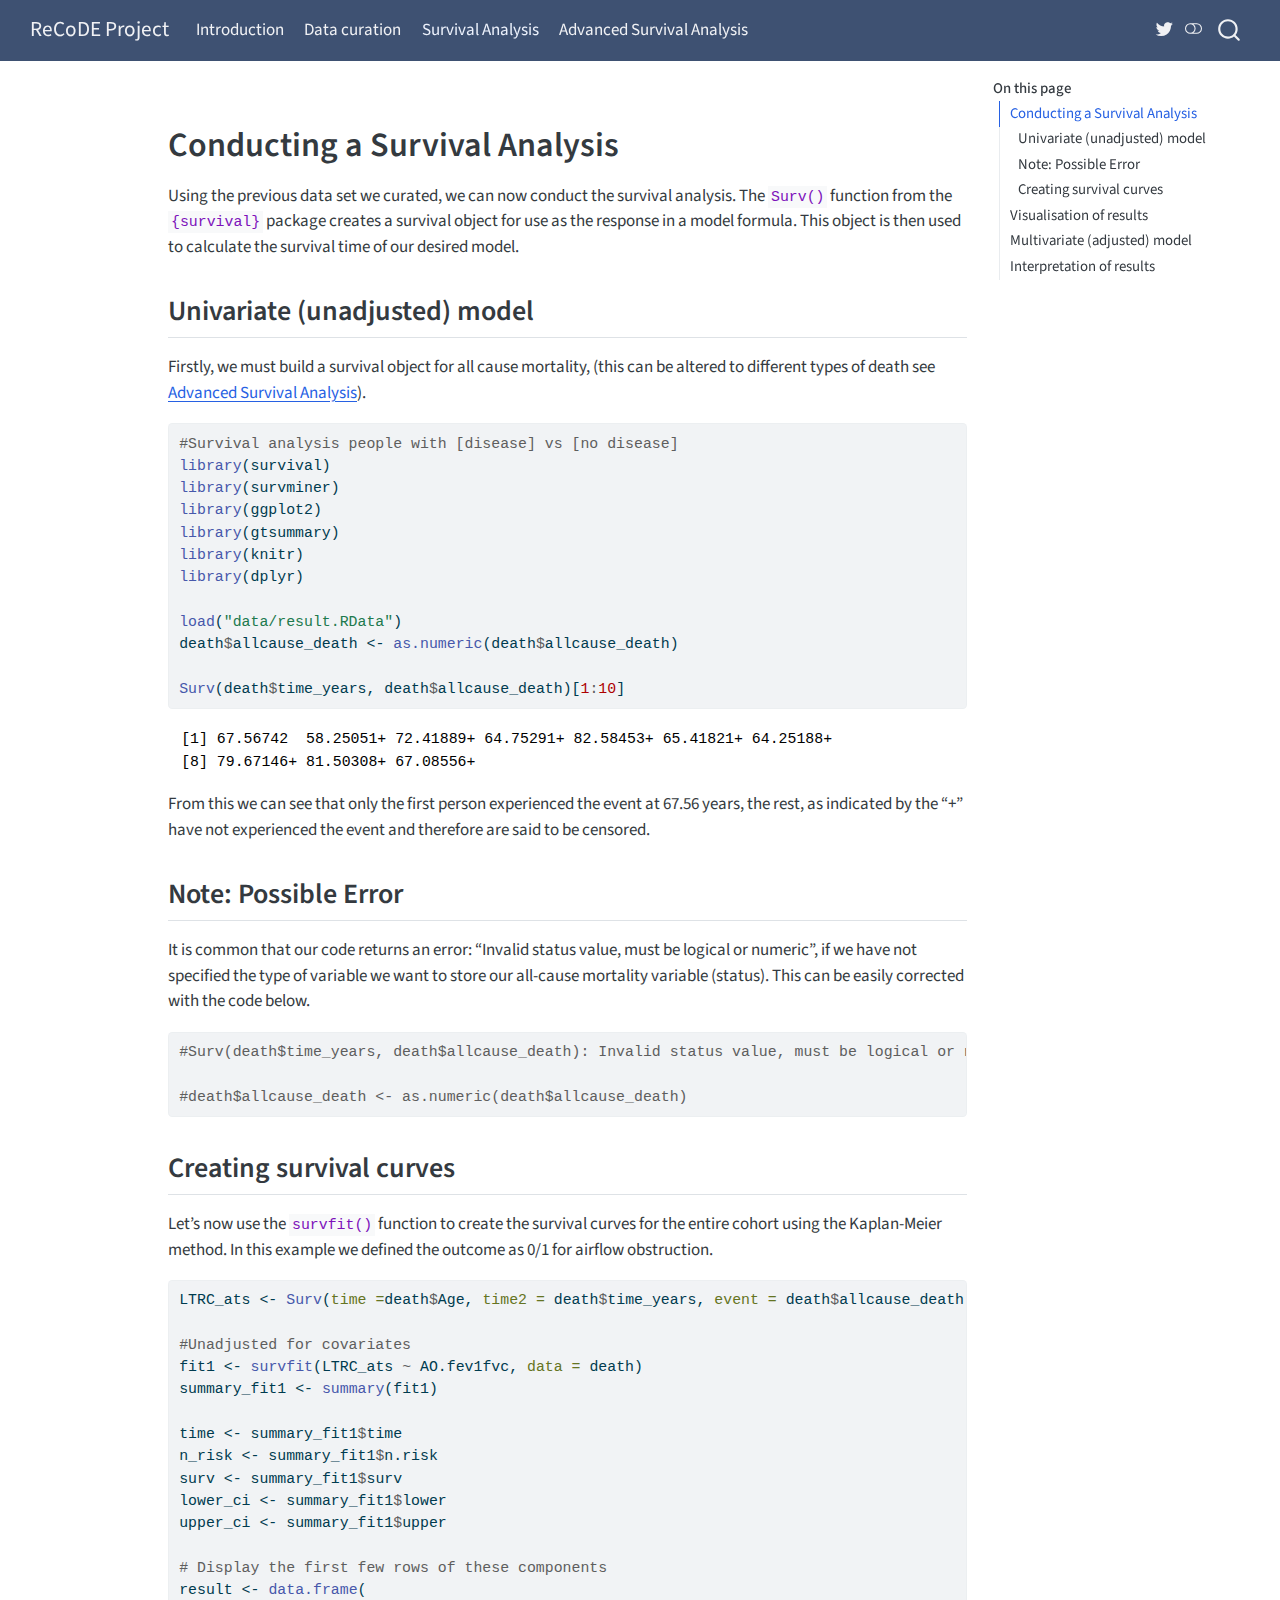
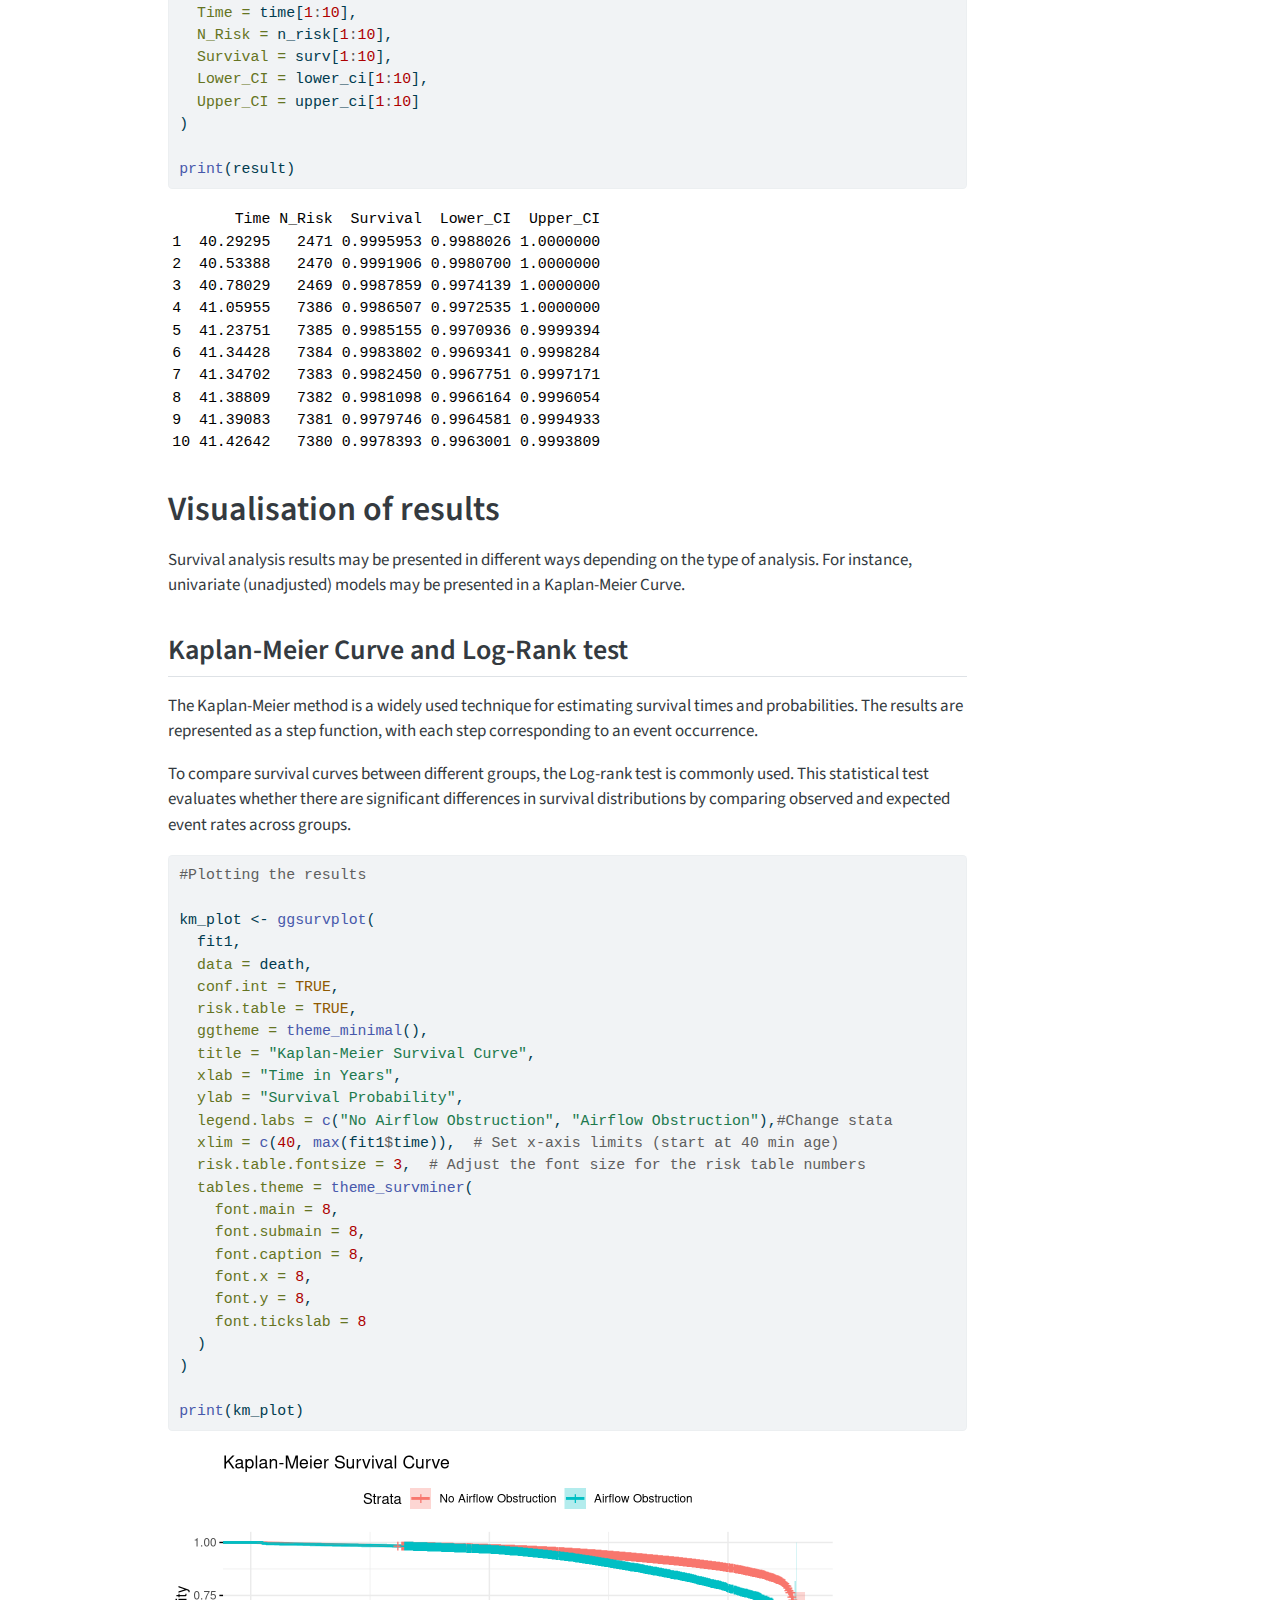
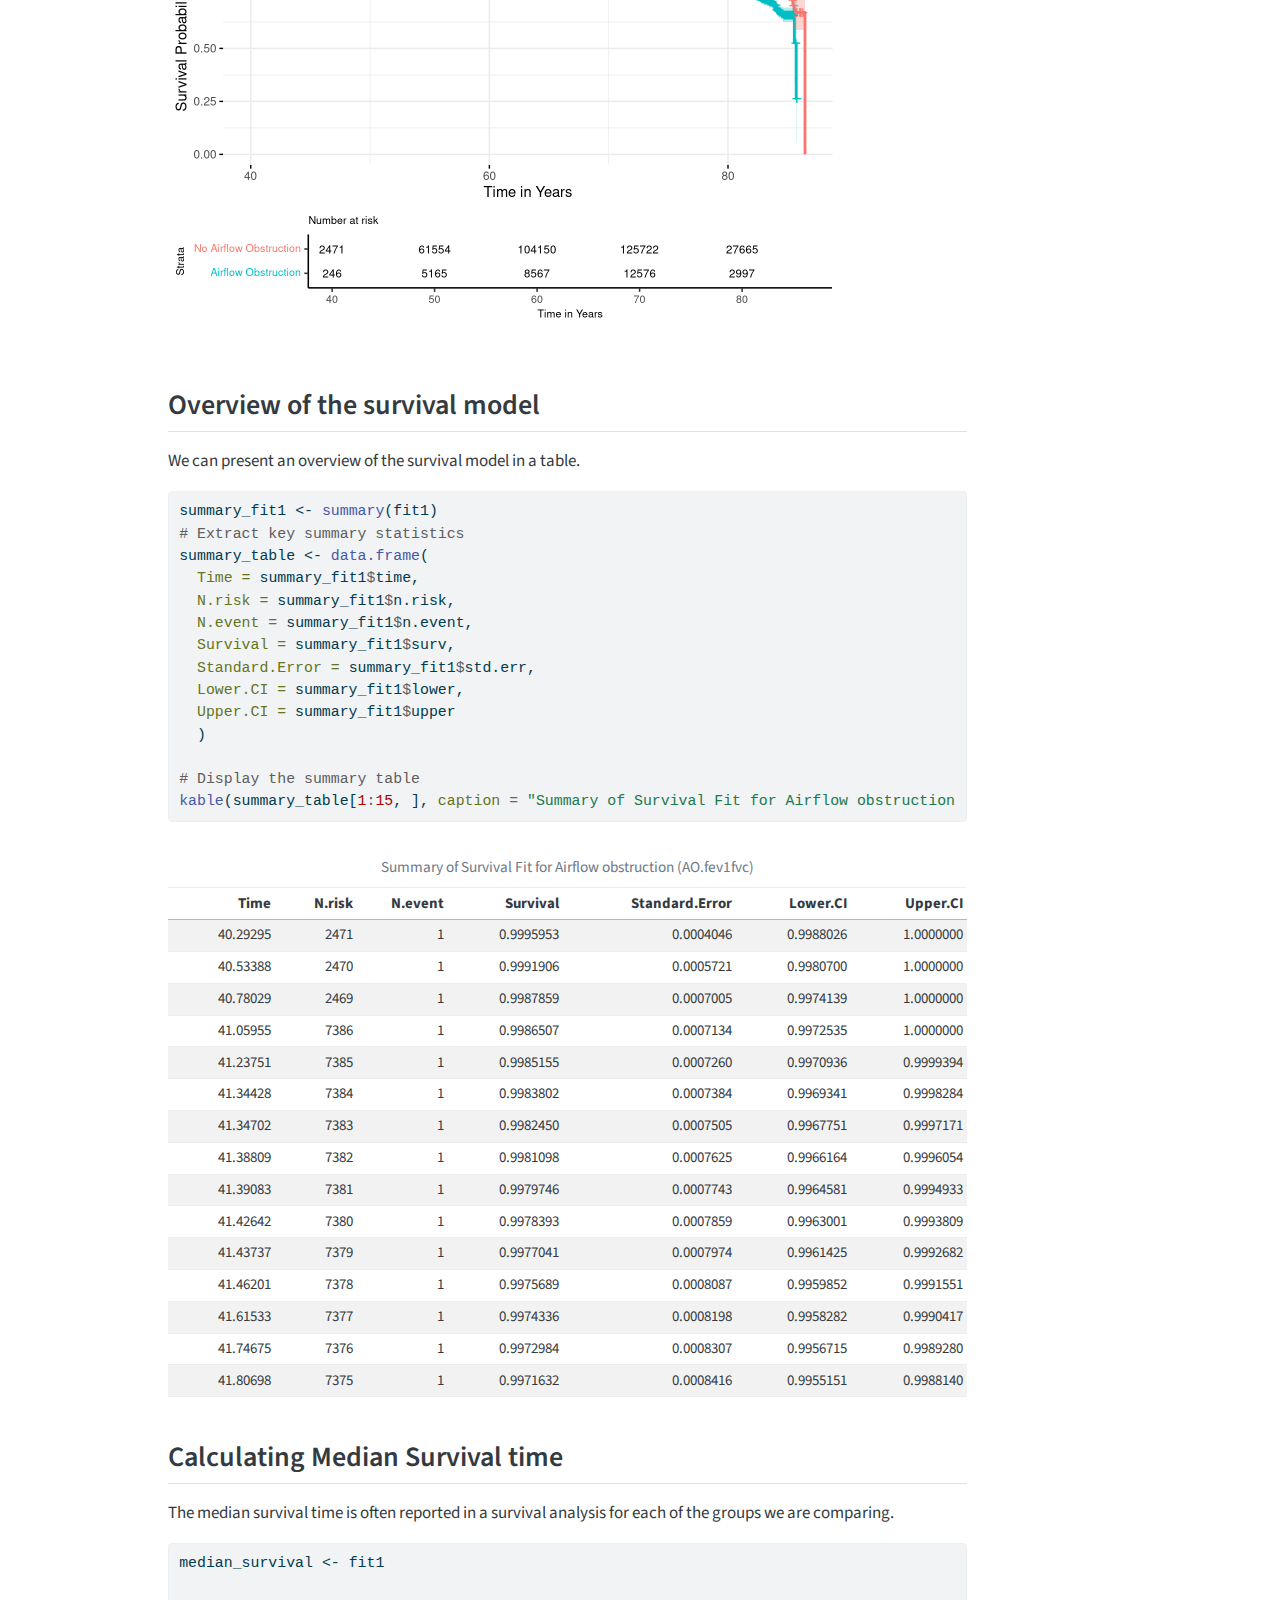
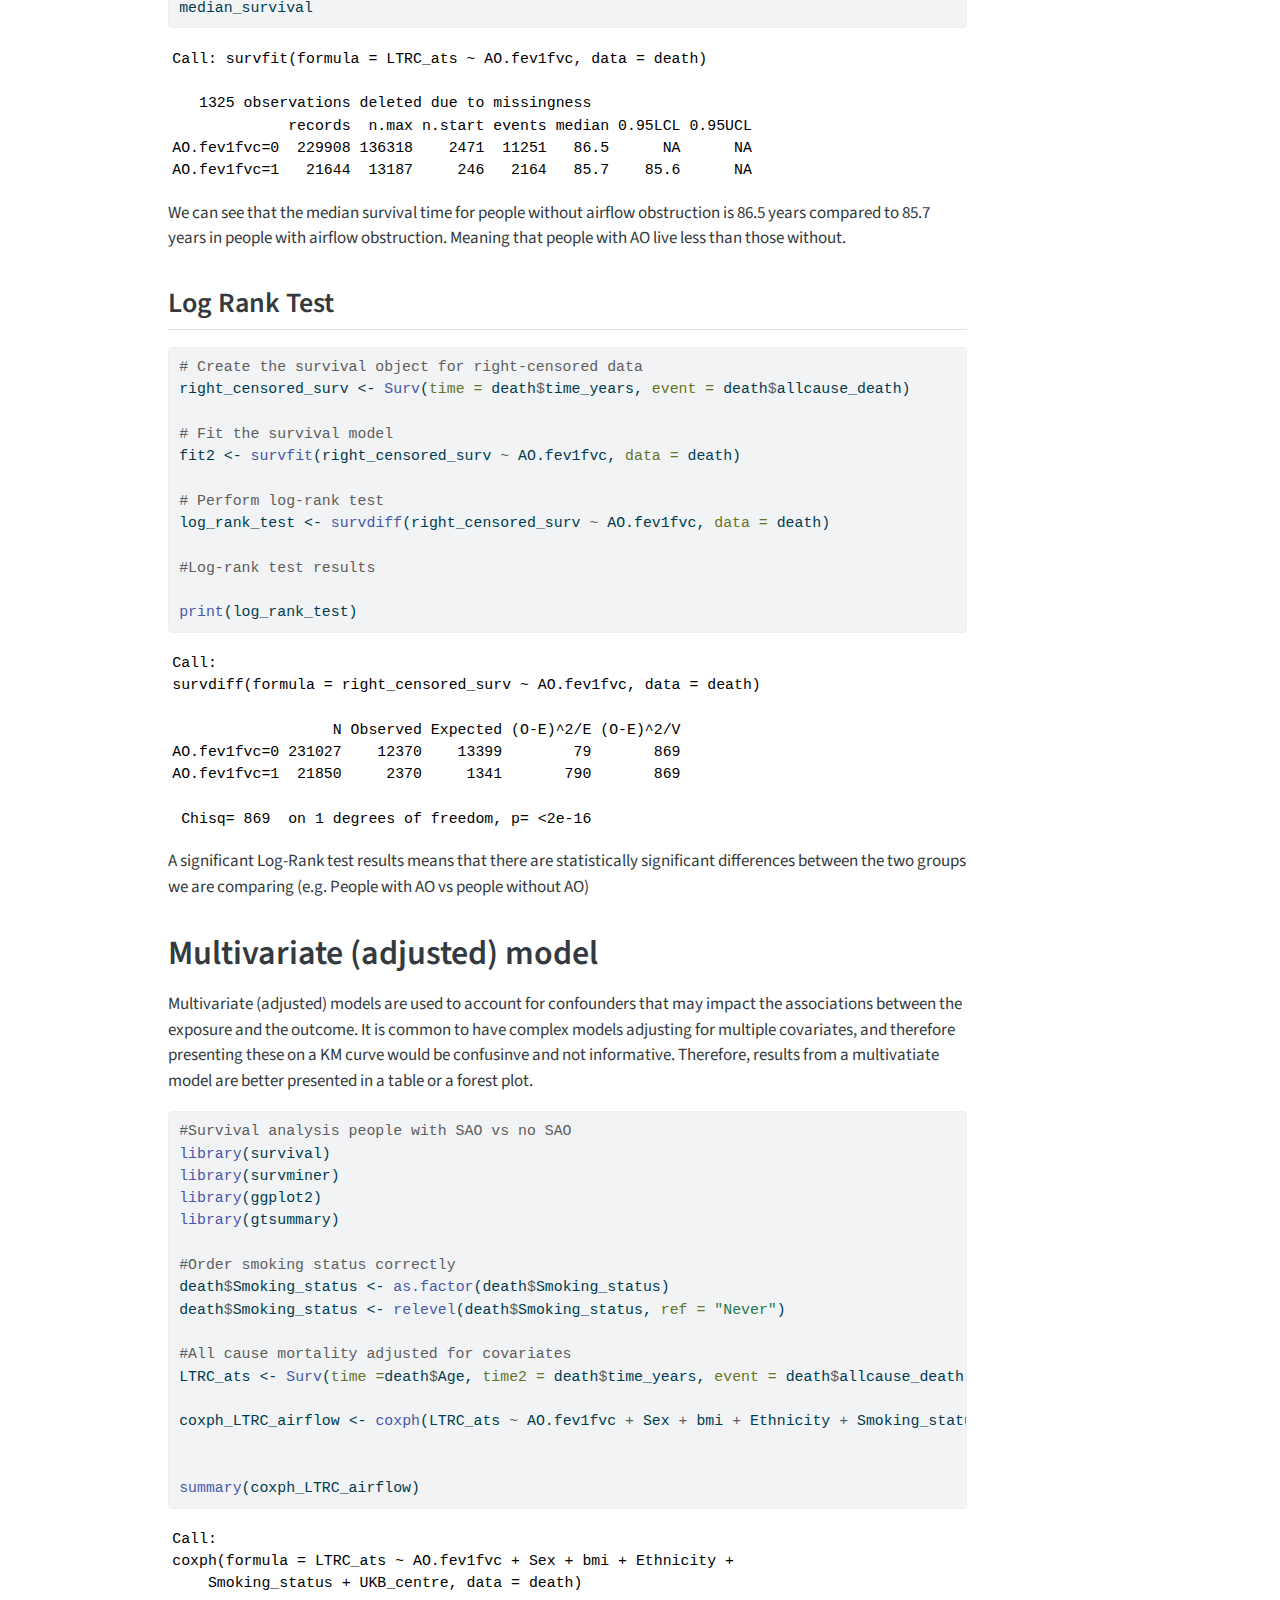
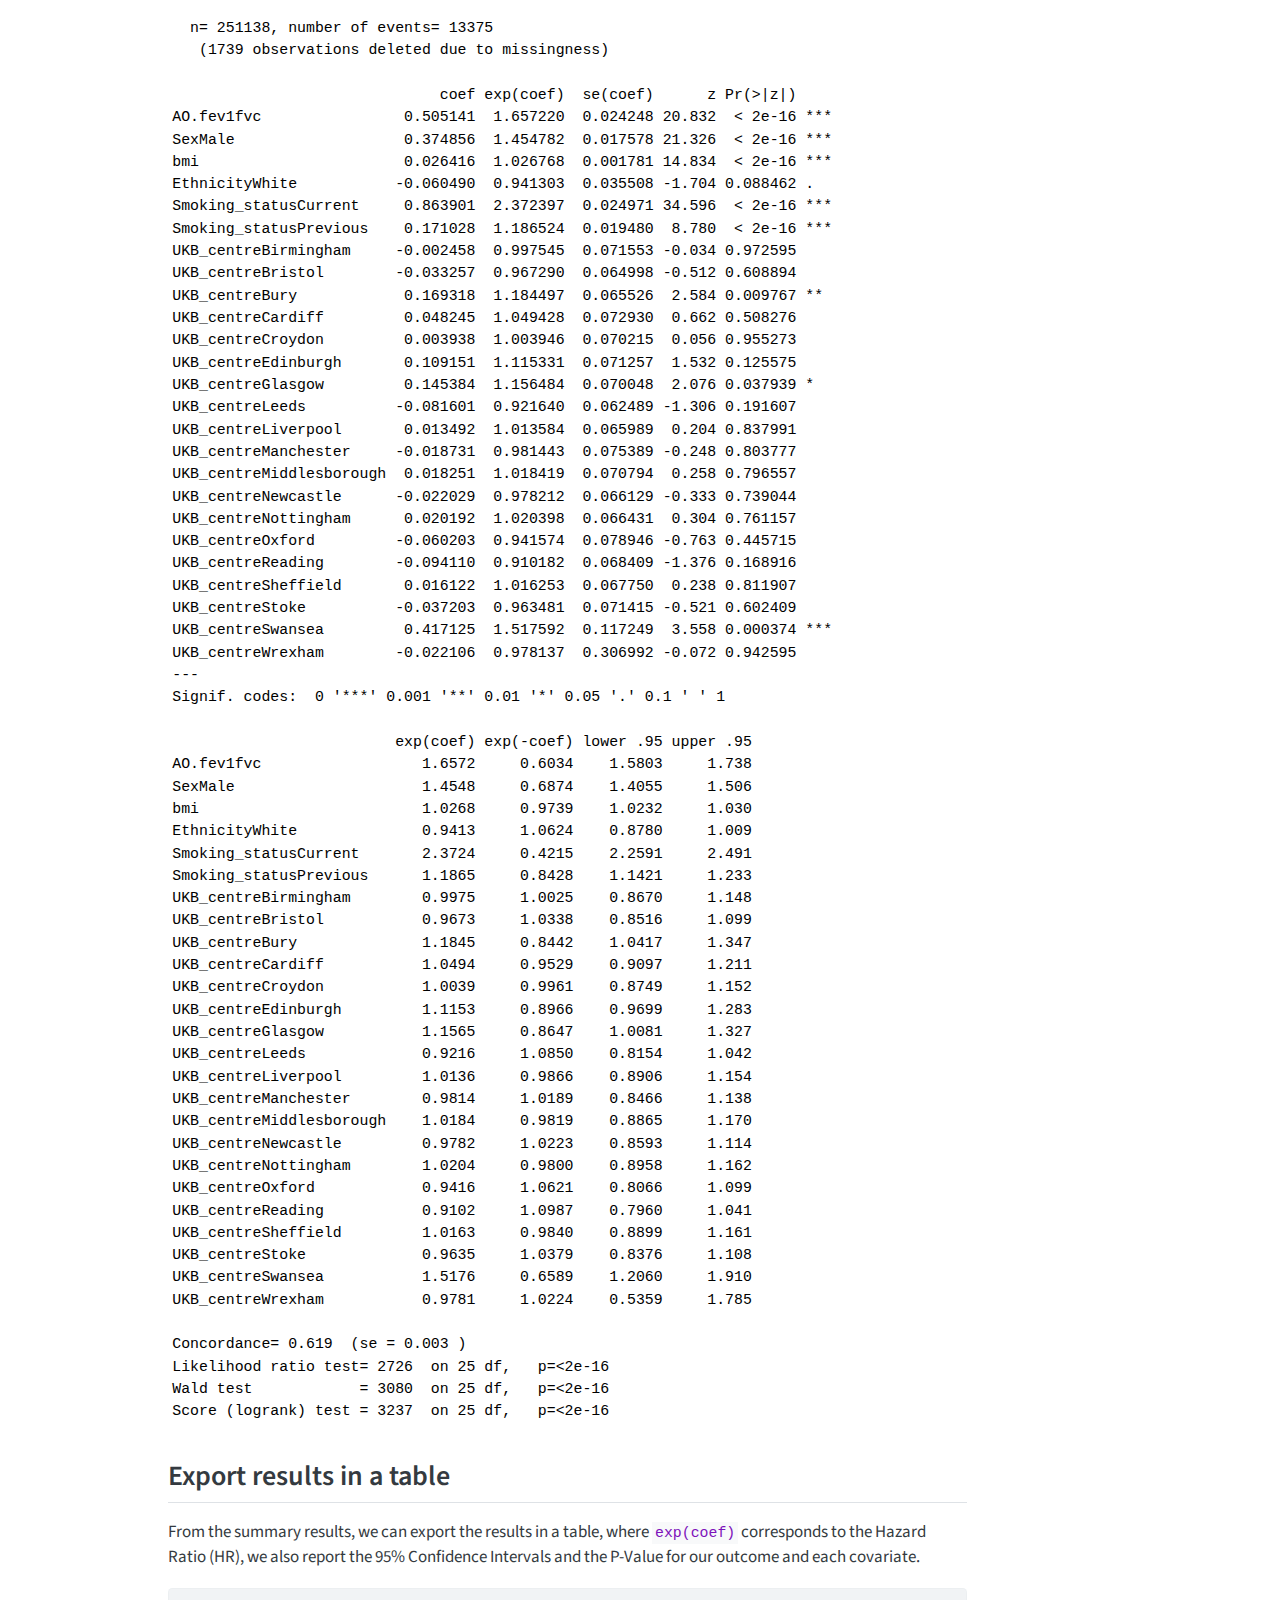
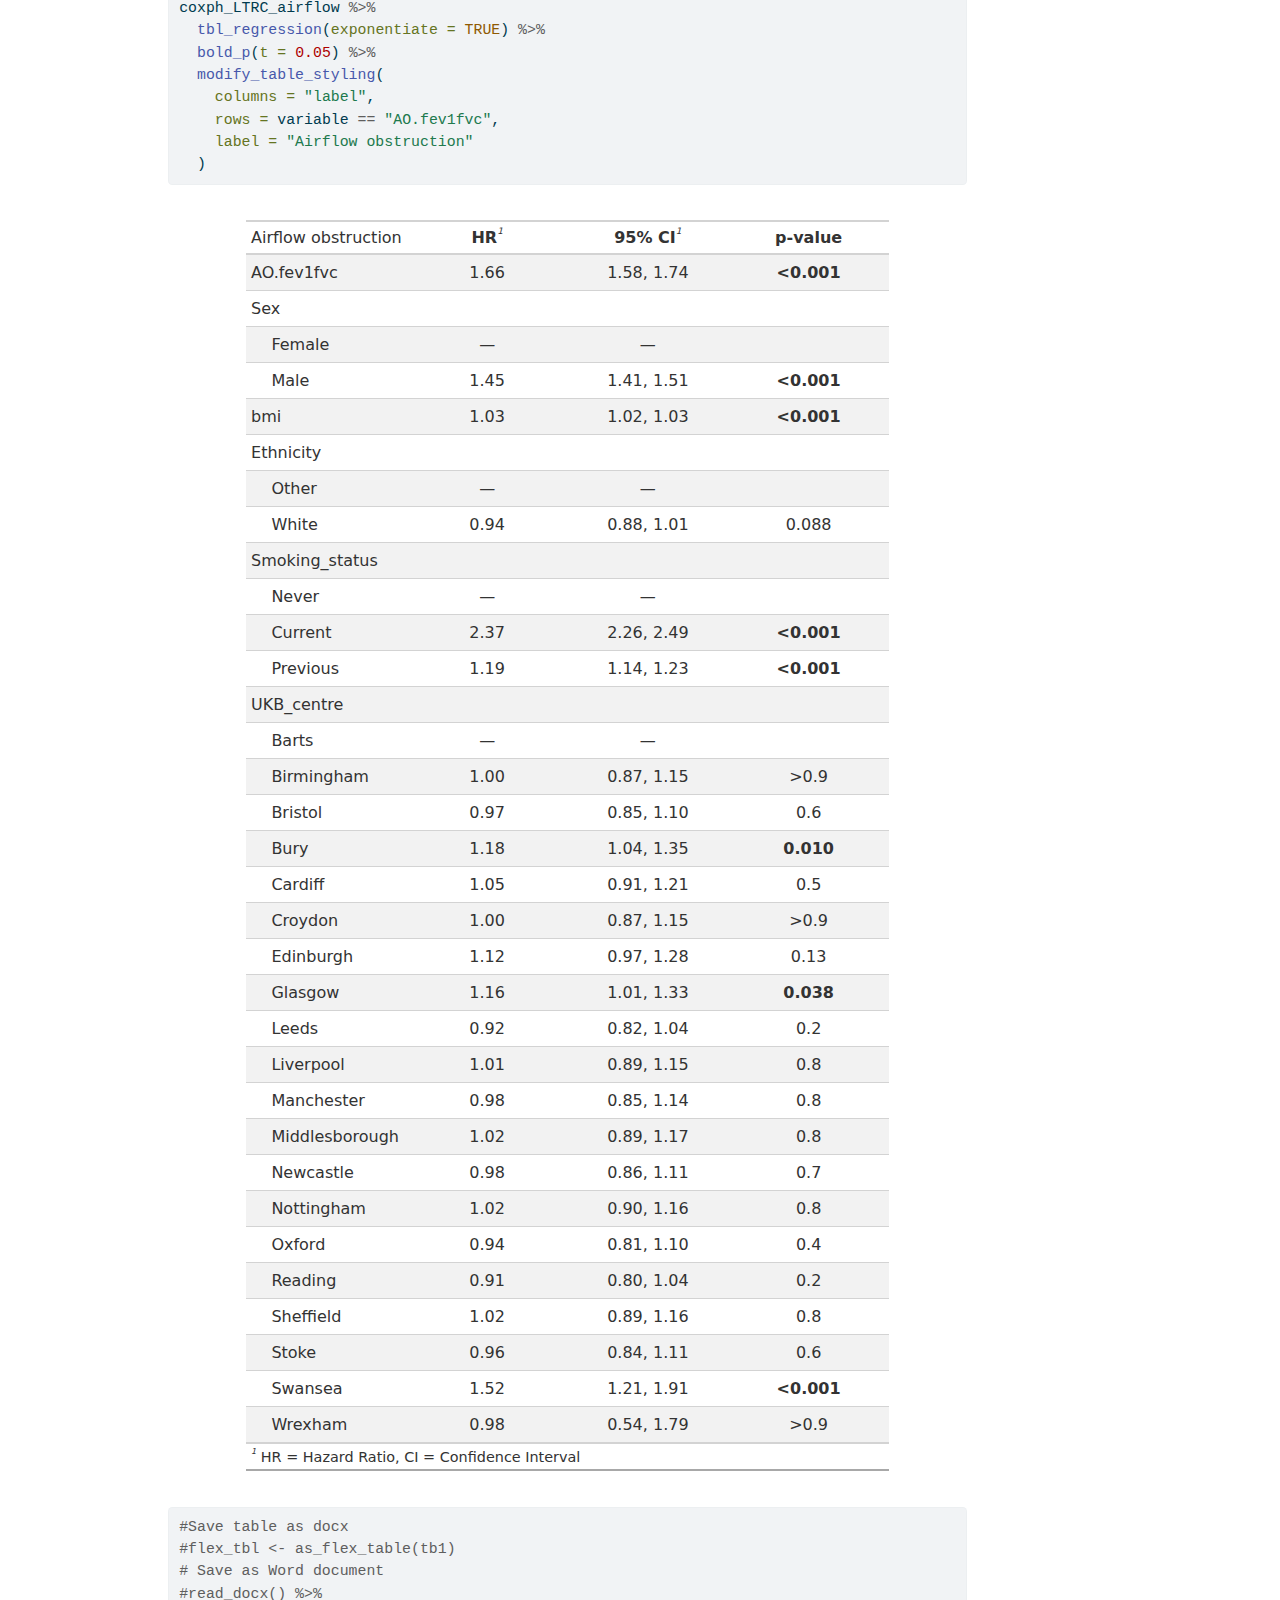
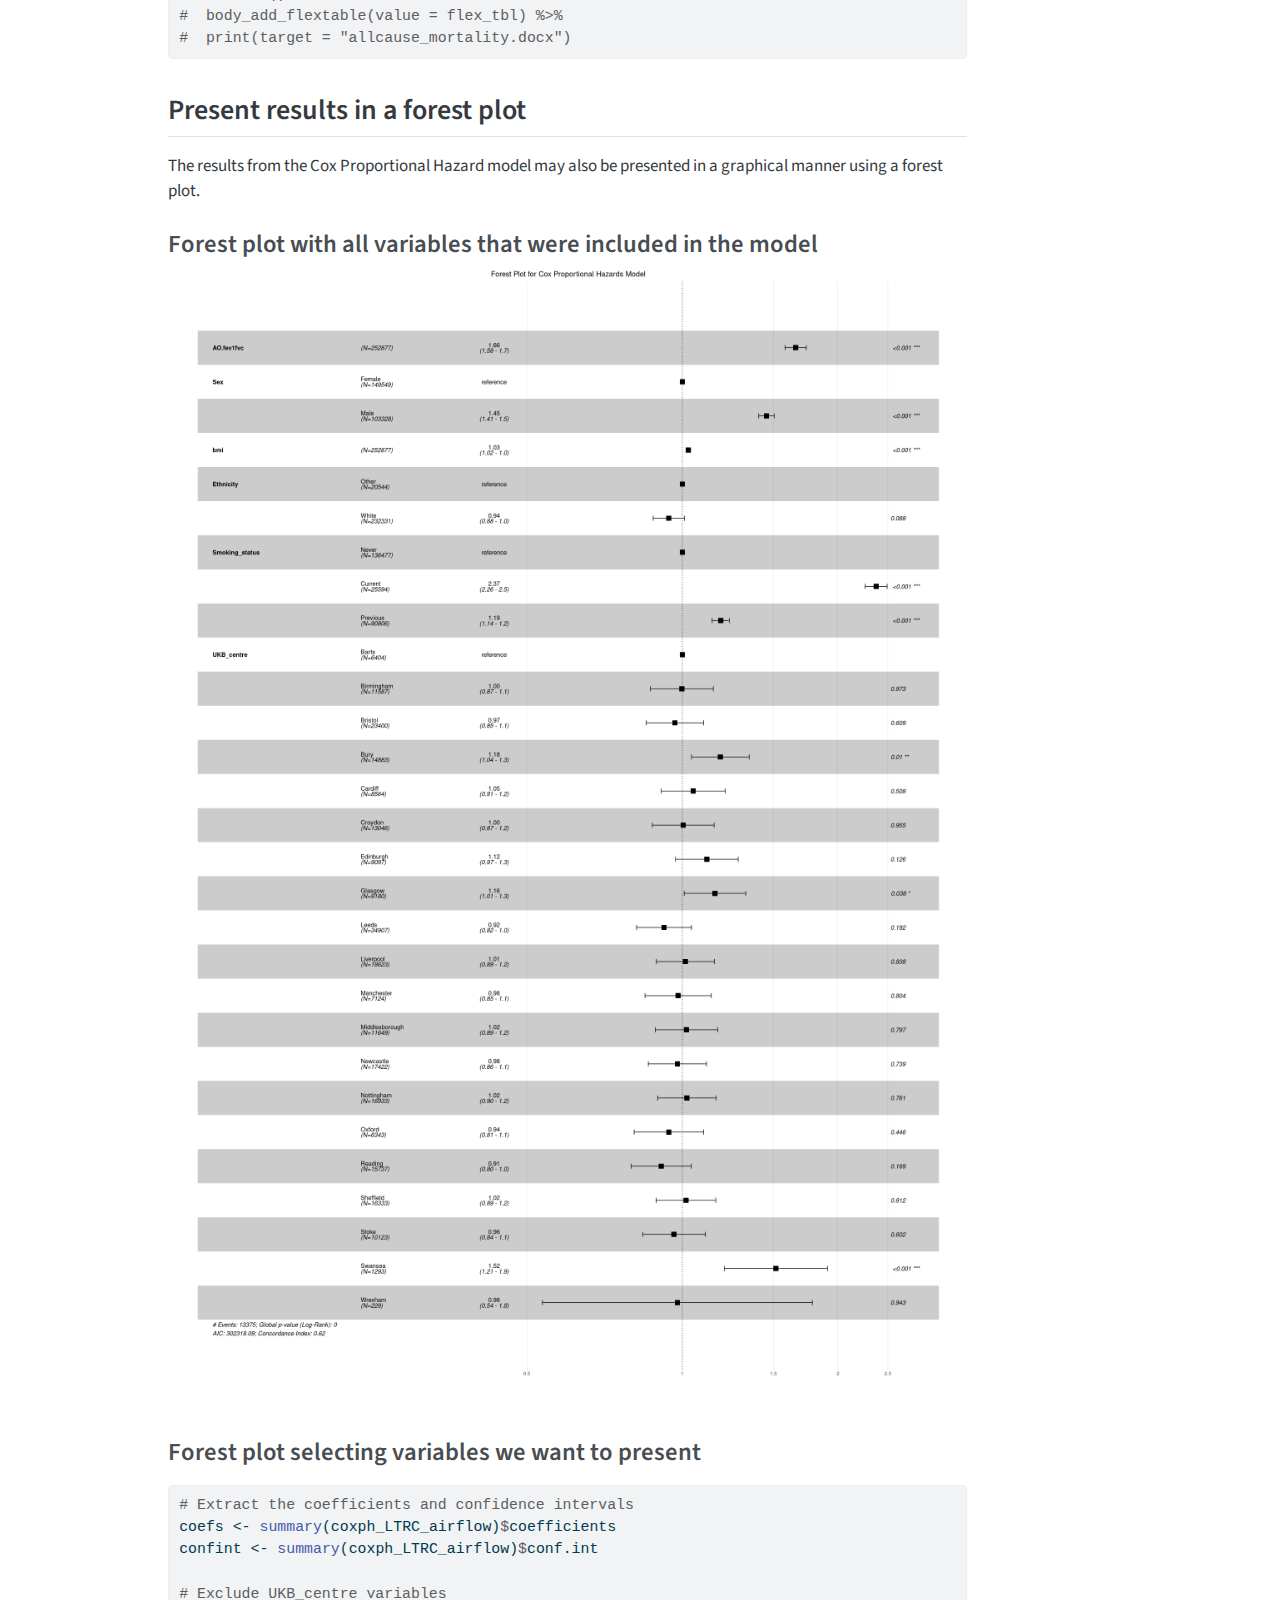
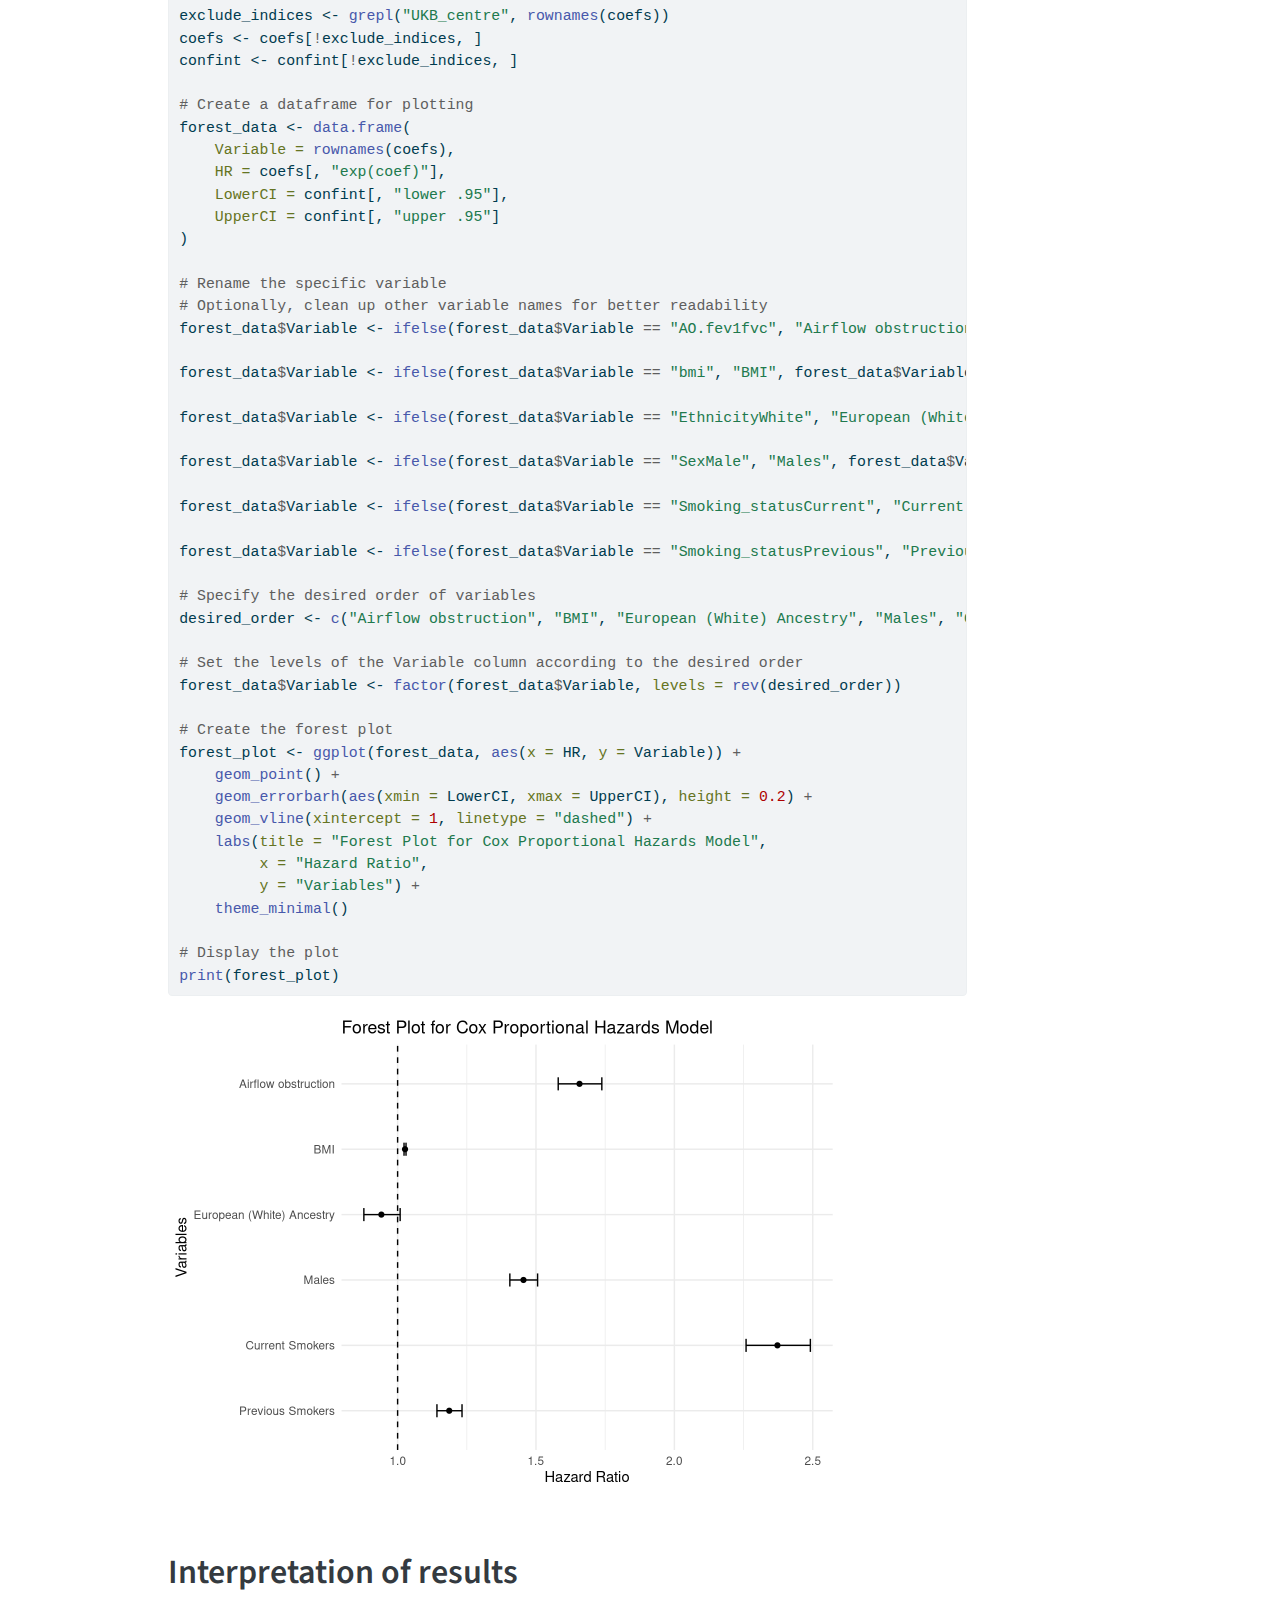
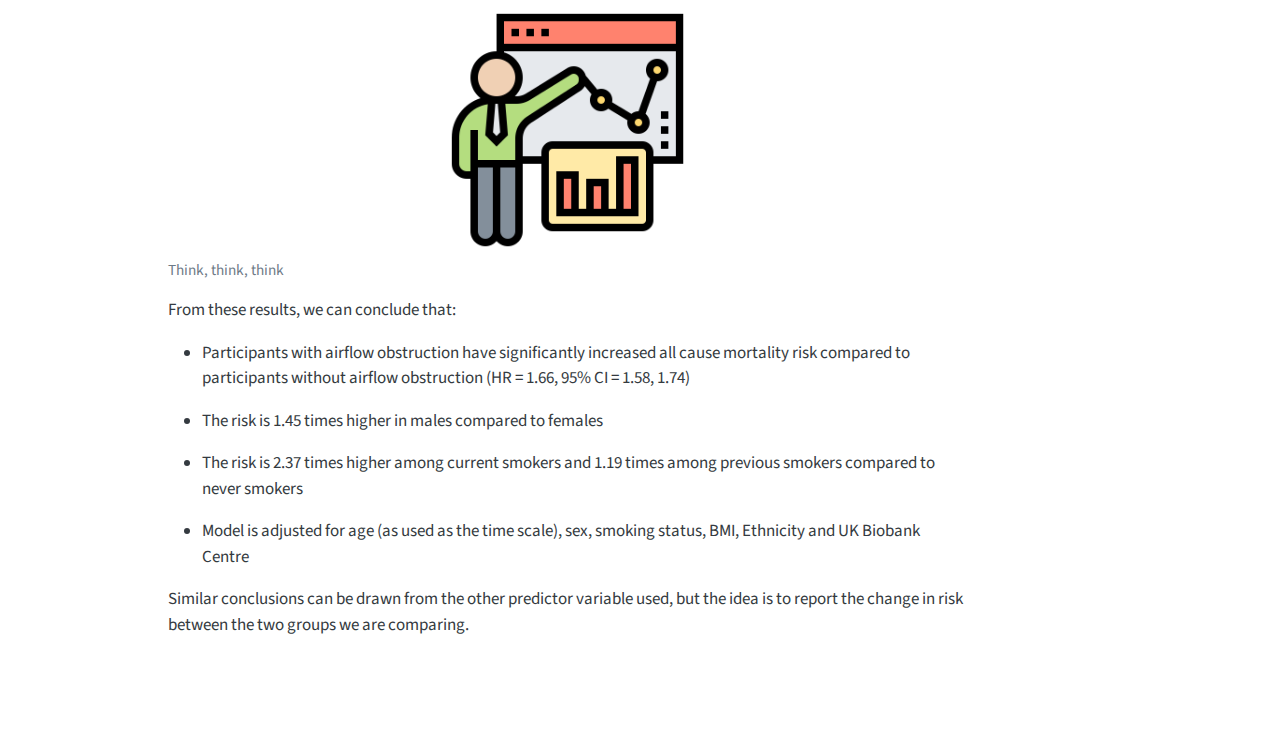
<file: survival_analysis.html>
<!DOCTYPE html>
<html xmlns="http://www.w3.org/1999/xhtml" lang="en" xml:lang="en"><head>

<meta charset="utf-8">
<meta name="generator" content="quarto-1.5.53">

<meta name="viewport" content="width=device-width, initial-scale=1.0, user-scalable=yes">


<title>survival_analysis – ReCoDE Project</title>
<style>
code{white-space: pre-wrap;}
span.smallcaps{font-variant: small-caps;}
div.columns{display: flex; gap: min(4vw, 1.5em);}
div.column{flex: auto; overflow-x: auto;}
div.hanging-indent{margin-left: 1.5em; text-indent: -1.5em;}
ul.task-list{list-style: none;}
ul.task-list li input[type="checkbox"] {
  width: 0.8em;
  margin: 0 0.8em 0.2em -1em; /* quarto-specific, see https://github.com/quarto-dev/quarto-cli/issues/4556 */ 
  vertical-align: middle;
}
/* CSS for syntax highlighting */
pre > code.sourceCode { white-space: pre; position: relative; }
pre > code.sourceCode > span { line-height: 1.25; }
pre > code.sourceCode > span:empty { height: 1.2em; }
.sourceCode { overflow: visible; }
code.sourceCode > span { color: inherit; text-decoration: inherit; }
div.sourceCode { margin: 1em 0; }
pre.sourceCode { margin: 0; }
@media screen {
div.sourceCode { overflow: auto; }
}
@media print {
pre > code.sourceCode { white-space: pre-wrap; }
pre > code.sourceCode > span { display: inline-block; text-indent: -5em; padding-left: 5em; }
}
pre.numberSource code
  { counter-reset: source-line 0; }
pre.numberSource code > span
  { position: relative; left: -4em; counter-increment: source-line; }
pre.numberSource code > span > a:first-child::before
  { content: counter(source-line);
    position: relative; left: -1em; text-align: right; vertical-align: baseline;
    border: none; display: inline-block;
    -webkit-touch-callout: none; -webkit-user-select: none;
    -khtml-user-select: none; -moz-user-select: none;
    -ms-user-select: none; user-select: none;
    padding: 0 4px; width: 4em;
  }
pre.numberSource { margin-left: 3em;  padding-left: 4px; }
div.sourceCode
  {   }
@media screen {
pre > code.sourceCode > span > a:first-child::before { text-decoration: underline; }
}
</style>


<script src="site_libs/quarto-nav/quarto-nav.js"></script>
<script src="site_libs/clipboard/clipboard.min.js"></script>
<script src="site_libs/quarto-search/autocomplete.umd.js"></script>
<script src="site_libs/quarto-search/fuse.min.js"></script>
<script src="site_libs/quarto-search/quarto-search.js"></script>
<meta name="quarto:offset" content="./">
<script src="site_libs/quarto-html/quarto.js"></script>
<script src="site_libs/quarto-html/popper.min.js"></script>
<script src="site_libs/quarto-html/tippy.umd.min.js"></script>
<script src="site_libs/quarto-html/anchor.min.js"></script>
<link href="site_libs/quarto-html/tippy.css" rel="stylesheet">
<link href="site_libs/quarto-html/quarto-syntax-highlighting.css" rel="stylesheet" class="quarto-color-scheme" id="quarto-text-highlighting-styles">
<link href="site_libs/quarto-html/quarto-syntax-highlighting-dark.css" rel="prefetch" class="quarto-color-scheme quarto-color-alternate" id="quarto-text-highlighting-styles">
<script src="site_libs/bootstrap/bootstrap.min.js"></script>
<link href="site_libs/bootstrap/bootstrap-icons.css" rel="stylesheet">
<link href="site_libs/bootstrap/bootstrap.min.css" rel="stylesheet" class="quarto-color-scheme" id="quarto-bootstrap" data-mode="light">
<link href="site_libs/bootstrap/bootstrap-dark.min.css" rel="prefetch" class="quarto-color-scheme quarto-color-alternate" id="quarto-bootstrap" data-mode="dark">
<script id="quarto-search-options" type="application/json">{
  "location": "navbar",
  "copy-button": false,
  "collapse-after": 3,
  "panel-placement": "end",
  "type": "overlay",
  "limit": 50,
  "keyboard-shortcut": [
    "f",
    "/",
    "s"
  ],
  "show-item-context": false,
  "language": {
    "search-no-results-text": "No results",
    "search-matching-documents-text": "matching documents",
    "search-copy-link-title": "Copy link to search",
    "search-hide-matches-text": "Hide additional matches",
    "search-more-match-text": "more match in this document",
    "search-more-matches-text": "more matches in this document",
    "search-clear-button-title": "Clear",
    "search-text-placeholder": "",
    "search-detached-cancel-button-title": "Cancel",
    "search-submit-button-title": "Submit",
    "search-label": "Search"
  }
}</script>


<link rel="stylesheet" href="styles.css">
</head>

<body class="nav-fixed">

<div id="quarto-search-results"></div>
  <header id="quarto-header" class="headroom fixed-top">
    <nav class="navbar navbar-expand-lg " data-bs-theme="dark">
      <div class="navbar-container container-fluid">
      <div class="navbar-brand-container mx-auto">
    <a class="navbar-brand" href="./index.html">
    <span class="navbar-title">ReCoDE Project</span>
    </a>
  </div>
            <div id="quarto-search" class="" title="Search"></div>
          <button class="navbar-toggler" type="button" data-bs-toggle="collapse" data-bs-target="#navbarCollapse" aria-controls="navbarCollapse" role="menu" aria-expanded="false" aria-label="Toggle navigation" onclick="if (window.quartoToggleHeadroom) { window.quartoToggleHeadroom(); }">
  <span class="navbar-toggler-icon"></span>
</button>
          <div class="collapse navbar-collapse" id="navbarCollapse">
            <ul class="navbar-nav navbar-nav-scroll me-auto">
  <li class="nav-item">
    <a class="nav-link" href="./introduction.html"> 
<span class="menu-text">Introduction</span></a>
  </li>  
  <li class="nav-item">
    <a class="nav-link" href="./data_curation.html"> 
<span class="menu-text">Data curation</span></a>
  </li>  
  <li class="nav-item">
    <a class="nav-link active" href="./survival_analysis.html" aria-current="page"> 
<span class="menu-text">Survival Analysis</span></a>
  </li>  
  <li class="nav-item">
    <a class="nav-link" href="./extension.html"> 
<span class="menu-text">Advanced Survival Analysis</span></a>
  </li>  
</ul>
          </div> <!-- /navcollapse -->
            <div class="quarto-navbar-tools">
    <a href="https://twitter.com/quintero_val" title="" class="quarto-navigation-tool px-1" aria-label=""><i class="bi bi-twitter"></i></a>
  <a href="" class="quarto-color-scheme-toggle quarto-navigation-tool  px-1" onclick="window.quartoToggleColorScheme(); return false;" title="Toggle dark mode"><i class="bi"></i></a>
</div>
      </div> <!-- /container-fluid -->
    </nav>
</header>
<!-- content -->
<div id="quarto-content" class="quarto-container page-columns page-rows-contents page-layout-article page-navbar">
<!-- sidebar -->
<!-- margin-sidebar -->
    <div id="quarto-margin-sidebar" class="sidebar margin-sidebar">
        <nav id="TOC" role="doc-toc" class="toc-active">
    <h2 id="toc-title">On this page</h2>
   
  <ul>
  <li><a href="#conducting-a-survival-analysis" id="toc-conducting-a-survival-analysis" class="nav-link active" data-scroll-target="#conducting-a-survival-analysis">Conducting a Survival Analysis</a>
  <ul class="collapse">
  <li><a href="#univariate-unadjusted-model" id="toc-univariate-unadjusted-model" class="nav-link" data-scroll-target="#univariate-unadjusted-model">Univariate (unadjusted) model</a></li>
  <li><a href="#note-possible-error" id="toc-note-possible-error" class="nav-link" data-scroll-target="#note-possible-error">Note: Possible Error</a></li>
  <li><a href="#creating-survival-curves" id="toc-creating-survival-curves" class="nav-link" data-scroll-target="#creating-survival-curves">Creating survival curves</a></li>
  </ul></li>
  <li><a href="#visualisation-of-results" id="toc-visualisation-of-results" class="nav-link" data-scroll-target="#visualisation-of-results">Visualisation of results</a>
  <ul class="collapse">
  <li><a href="#kaplan-meier-curve-and-log-rank-test" id="toc-kaplan-meier-curve-and-log-rank-test" class="nav-link" data-scroll-target="#kaplan-meier-curve-and-log-rank-test">Kaplan-Meier Curve and Log-Rank test</a></li>
  <li><a href="#overview-of-the-survival-model" id="toc-overview-of-the-survival-model" class="nav-link" data-scroll-target="#overview-of-the-survival-model">Overview of the survival model</a></li>
  <li><a href="#calculating-median-survival-time" id="toc-calculating-median-survival-time" class="nav-link" data-scroll-target="#calculating-median-survival-time">Calculating Median Survival time</a></li>
  <li><a href="#log-rank-test" id="toc-log-rank-test" class="nav-link" data-scroll-target="#log-rank-test">Log Rank Test</a></li>
  </ul></li>
  <li><a href="#multivariate-adjusted-model" id="toc-multivariate-adjusted-model" class="nav-link" data-scroll-target="#multivariate-adjusted-model">Multivariate (adjusted) model</a>
  <ul class="collapse">
  <li><a href="#export-results-in-a-table" id="toc-export-results-in-a-table" class="nav-link" data-scroll-target="#export-results-in-a-table">Export results in a table</a></li>
  <li><a href="#present-results-in-a-forest-plot" id="toc-present-results-in-a-forest-plot" class="nav-link" data-scroll-target="#present-results-in-a-forest-plot">Present results in a forest plot</a>
  <ul class="collapse">
  <li><a href="#forest-plot-with-all-variables-that-were-included-in-the-model" id="toc-forest-plot-with-all-variables-that-were-included-in-the-model" class="nav-link" data-scroll-target="#forest-plot-with-all-variables-that-were-included-in-the-model">Forest plot with all variables that were included in the model</a></li>
  <li><a href="#forest-plot-selecting-variables-we-want-to-present" id="toc-forest-plot-selecting-variables-we-want-to-present" class="nav-link" data-scroll-target="#forest-plot-selecting-variables-we-want-to-present">Forest plot selecting variables we want to present</a></li>
  </ul></li>
  </ul></li>
  <li><a href="#interpretation-of-results" id="toc-interpretation-of-results" class="nav-link" data-scroll-target="#interpretation-of-results">Interpretation of results</a></li>
  </ul>
</nav>
    </div>
<!-- main -->
<main class="content" id="quarto-document-content">




<section id="conducting-a-survival-analysis" class="level1">
<h1>Conducting a Survival Analysis</h1>
<p>Using the previous data set we curated, we can now conduct the survival analysis. The <code>Surv()</code> function from the <code>{survival}</code> package creates a survival object for use as the response in a model formula. This object is then used to calculate the survival time of our desired model.</p>
<section id="univariate-unadjusted-model" class="level2">
<h2 class="anchored" data-anchor-id="univariate-unadjusted-model">Univariate (unadjusted) model</h2>
<p>Firstly, we must build a survival object for all cause mortality, (this can be altered to different types of death see <a href="./extension.html">Advanced Survival Analysis</a>).</p>
<div class="cell">
<div class="sourceCode cell-code" id="cb1"><pre class="sourceCode r code-with-copy"><code class="sourceCode r"><span id="cb1-1"><a href="#cb1-1" aria-hidden="true" tabindex="-1"></a><span class="co">#Survival analysis people with [disease] vs [no disease] </span></span>
<span id="cb1-2"><a href="#cb1-2" aria-hidden="true" tabindex="-1"></a><span class="fu">library</span>(survival)</span>
<span id="cb1-3"><a href="#cb1-3" aria-hidden="true" tabindex="-1"></a><span class="fu">library</span>(survminer)</span>
<span id="cb1-4"><a href="#cb1-4" aria-hidden="true" tabindex="-1"></a><span class="fu">library</span>(ggplot2)</span>
<span id="cb1-5"><a href="#cb1-5" aria-hidden="true" tabindex="-1"></a><span class="fu">library</span>(gtsummary)</span>
<span id="cb1-6"><a href="#cb1-6" aria-hidden="true" tabindex="-1"></a><span class="fu">library</span>(knitr)</span>
<span id="cb1-7"><a href="#cb1-7" aria-hidden="true" tabindex="-1"></a><span class="fu">library</span>(dplyr)</span>
<span id="cb1-8"><a href="#cb1-8" aria-hidden="true" tabindex="-1"></a></span>
<span id="cb1-9"><a href="#cb1-9" aria-hidden="true" tabindex="-1"></a><span class="fu">load</span>(<span class="st">"data/result.RData"</span>)</span>
<span id="cb1-10"><a href="#cb1-10" aria-hidden="true" tabindex="-1"></a>death<span class="sc">$</span>allcause_death <span class="ot">&lt;-</span> <span class="fu">as.numeric</span>(death<span class="sc">$</span>allcause_death)</span>
<span id="cb1-11"><a href="#cb1-11" aria-hidden="true" tabindex="-1"></a></span>
<span id="cb1-12"><a href="#cb1-12" aria-hidden="true" tabindex="-1"></a><span class="fu">Surv</span>(death<span class="sc">$</span>time_years, death<span class="sc">$</span>allcause_death)[<span class="dv">1</span><span class="sc">:</span><span class="dv">10</span>]</span></code><button title="Copy to Clipboard" class="code-copy-button"><i class="bi"></i></button></pre></div>
<div class="cell-output cell-output-stdout">
<pre><code> [1] 67.56742  58.25051+ 72.41889+ 64.75291+ 82.58453+ 65.41821+ 64.25188+
 [8] 79.67146+ 81.50308+ 67.08556+</code></pre>
</div>
</div>
<p>From this we can see that only the first person experienced the event at 67.56 years, the rest, as indicated by the “+” have not experienced the event and therefore are said to be censored.</p>
</section>
<section id="note-possible-error" class="level2">
<h2 class="anchored" data-anchor-id="note-possible-error">Note: Possible Error</h2>
<p>It is common that our code returns an error: “Invalid status value, must be logical or numeric”, if we have not specified the type of variable we want to store our all-cause mortality variable (status). This can be easily corrected with the code below.</p>
<div class="cell">
<div class="sourceCode cell-code" id="cb3"><pre class="sourceCode r code-with-copy"><code class="sourceCode r"><span id="cb3-1"><a href="#cb3-1" aria-hidden="true" tabindex="-1"></a><span class="co">#Surv(death$time_years, death$allcause_death): Invalid status value, must be logical or numeric. If this error appears, simply convert to numeric</span></span>
<span id="cb3-2"><a href="#cb3-2" aria-hidden="true" tabindex="-1"></a></span>
<span id="cb3-3"><a href="#cb3-3" aria-hidden="true" tabindex="-1"></a><span class="co">#death$allcause_death &lt;- as.numeric(death$allcause_death)</span></span></code><button title="Copy to Clipboard" class="code-copy-button"><i class="bi"></i></button></pre></div>
</div>
</section>
<section id="creating-survival-curves" class="level2">
<h2 class="anchored" data-anchor-id="creating-survival-curves">Creating survival curves</h2>
<p>Let’s now use the <code>survfit()</code> function to create the survival curves for the entire cohort using the Kaplan-Meier method. In this example we defined the outcome as 0/1 for airflow obstruction.</p>
<div class="cell">
<div class="sourceCode cell-code" id="cb4"><pre class="sourceCode r code-with-copy"><code class="sourceCode r"><span id="cb4-1"><a href="#cb4-1" aria-hidden="true" tabindex="-1"></a>LTRC_ats <span class="ot">&lt;-</span> <span class="fu">Surv</span>(<span class="at">time =</span>death<span class="sc">$</span>Age, <span class="at">time2 =</span> death<span class="sc">$</span>time_years, <span class="at">event =</span> death<span class="sc">$</span>allcause_death)</span>
<span id="cb4-2"><a href="#cb4-2" aria-hidden="true" tabindex="-1"></a></span>
<span id="cb4-3"><a href="#cb4-3" aria-hidden="true" tabindex="-1"></a><span class="co">#Unadjusted for covariates</span></span>
<span id="cb4-4"><a href="#cb4-4" aria-hidden="true" tabindex="-1"></a>fit1 <span class="ot">&lt;-</span> <span class="fu">survfit</span>(LTRC_ats <span class="sc">~</span> AO.fev1fvc, <span class="at">data =</span> death)</span>
<span id="cb4-5"><a href="#cb4-5" aria-hidden="true" tabindex="-1"></a>summary_fit1 <span class="ot">&lt;-</span> <span class="fu">summary</span>(fit1)</span>
<span id="cb4-6"><a href="#cb4-6" aria-hidden="true" tabindex="-1"></a></span>
<span id="cb4-7"><a href="#cb4-7" aria-hidden="true" tabindex="-1"></a>time <span class="ot">&lt;-</span> summary_fit1<span class="sc">$</span>time</span>
<span id="cb4-8"><a href="#cb4-8" aria-hidden="true" tabindex="-1"></a>n_risk <span class="ot">&lt;-</span> summary_fit1<span class="sc">$</span>n.risk</span>
<span id="cb4-9"><a href="#cb4-9" aria-hidden="true" tabindex="-1"></a>surv <span class="ot">&lt;-</span> summary_fit1<span class="sc">$</span>surv</span>
<span id="cb4-10"><a href="#cb4-10" aria-hidden="true" tabindex="-1"></a>lower_ci <span class="ot">&lt;-</span> summary_fit1<span class="sc">$</span>lower</span>
<span id="cb4-11"><a href="#cb4-11" aria-hidden="true" tabindex="-1"></a>upper_ci <span class="ot">&lt;-</span> summary_fit1<span class="sc">$</span>upper</span>
<span id="cb4-12"><a href="#cb4-12" aria-hidden="true" tabindex="-1"></a></span>
<span id="cb4-13"><a href="#cb4-13" aria-hidden="true" tabindex="-1"></a><span class="co"># Display the first few rows of these components</span></span>
<span id="cb4-14"><a href="#cb4-14" aria-hidden="true" tabindex="-1"></a>result <span class="ot">&lt;-</span> <span class="fu">data.frame</span>(</span>
<span id="cb4-15"><a href="#cb4-15" aria-hidden="true" tabindex="-1"></a>  <span class="at">Time =</span> time[<span class="dv">1</span><span class="sc">:</span><span class="dv">10</span>],</span>
<span id="cb4-16"><a href="#cb4-16" aria-hidden="true" tabindex="-1"></a>  <span class="at">N_Risk =</span> n_risk[<span class="dv">1</span><span class="sc">:</span><span class="dv">10</span>],</span>
<span id="cb4-17"><a href="#cb4-17" aria-hidden="true" tabindex="-1"></a>  <span class="at">Survival =</span> surv[<span class="dv">1</span><span class="sc">:</span><span class="dv">10</span>],</span>
<span id="cb4-18"><a href="#cb4-18" aria-hidden="true" tabindex="-1"></a>  <span class="at">Lower_CI =</span> lower_ci[<span class="dv">1</span><span class="sc">:</span><span class="dv">10</span>],</span>
<span id="cb4-19"><a href="#cb4-19" aria-hidden="true" tabindex="-1"></a>  <span class="at">Upper_CI =</span> upper_ci[<span class="dv">1</span><span class="sc">:</span><span class="dv">10</span>]</span>
<span id="cb4-20"><a href="#cb4-20" aria-hidden="true" tabindex="-1"></a>)</span>
<span id="cb4-21"><a href="#cb4-21" aria-hidden="true" tabindex="-1"></a></span>
<span id="cb4-22"><a href="#cb4-22" aria-hidden="true" tabindex="-1"></a><span class="fu">print</span>(result)</span></code><button title="Copy to Clipboard" class="code-copy-button"><i class="bi"></i></button></pre></div>
<div class="cell-output cell-output-stdout">
<pre><code>       Time N_Risk  Survival  Lower_CI  Upper_CI
1  40.29295   2471 0.9995953 0.9988026 1.0000000
2  40.53388   2470 0.9991906 0.9980700 1.0000000
3  40.78029   2469 0.9987859 0.9974139 1.0000000
4  41.05955   7386 0.9986507 0.9972535 1.0000000
5  41.23751   7385 0.9985155 0.9970936 0.9999394
6  41.34428   7384 0.9983802 0.9969341 0.9998284
7  41.34702   7383 0.9982450 0.9967751 0.9997171
8  41.38809   7382 0.9981098 0.9966164 0.9996054
9  41.39083   7381 0.9979746 0.9964581 0.9994933
10 41.42642   7380 0.9978393 0.9963001 0.9993809</code></pre>
</div>
</div>
</section>
</section>
<section id="visualisation-of-results" class="level1">
<h1>Visualisation of results</h1>
<p>Survival analysis results may be presented in different ways depending on the type of analysis. For instance, univariate (unadjusted) models may be presented in a Kaplan-Meier Curve.</p>
<section id="kaplan-meier-curve-and-log-rank-test" class="level2">
<h2 class="anchored" data-anchor-id="kaplan-meier-curve-and-log-rank-test">Kaplan-Meier Curve and Log-Rank test</h2>
<p>The Kaplan-Meier method is a widely used technique for estimating survival times and probabilities. The results are represented as a step function, with each step corresponding to an event occurrence.</p>
<p>To compare survival curves between different groups, the Log-rank test is commonly used. This statistical test evaluates whether there are significant differences in survival distributions by comparing observed and expected event rates across groups.</p>
<div class="cell">
<div class="sourceCode cell-code" id="cb6"><pre class="sourceCode r code-with-copy"><code class="sourceCode r"><span id="cb6-1"><a href="#cb6-1" aria-hidden="true" tabindex="-1"></a><span class="co">#Plotting the results </span></span>
<span id="cb6-2"><a href="#cb6-2" aria-hidden="true" tabindex="-1"></a></span>
<span id="cb6-3"><a href="#cb6-3" aria-hidden="true" tabindex="-1"></a>km_plot <span class="ot">&lt;-</span> <span class="fu">ggsurvplot</span>(</span>
<span id="cb6-4"><a href="#cb6-4" aria-hidden="true" tabindex="-1"></a>  fit1, </span>
<span id="cb6-5"><a href="#cb6-5" aria-hidden="true" tabindex="-1"></a>  <span class="at">data =</span> death, </span>
<span id="cb6-6"><a href="#cb6-6" aria-hidden="true" tabindex="-1"></a>  <span class="at">conf.int =</span> <span class="cn">TRUE</span>,</span>
<span id="cb6-7"><a href="#cb6-7" aria-hidden="true" tabindex="-1"></a>  <span class="at">risk.table =</span> <span class="cn">TRUE</span>,</span>
<span id="cb6-8"><a href="#cb6-8" aria-hidden="true" tabindex="-1"></a>  <span class="at">ggtheme =</span> <span class="fu">theme_minimal</span>(),</span>
<span id="cb6-9"><a href="#cb6-9" aria-hidden="true" tabindex="-1"></a>  <span class="at">title =</span> <span class="st">"Kaplan-Meier Survival Curve"</span>,</span>
<span id="cb6-10"><a href="#cb6-10" aria-hidden="true" tabindex="-1"></a>  <span class="at">xlab =</span> <span class="st">"Time in Years"</span>,</span>
<span id="cb6-11"><a href="#cb6-11" aria-hidden="true" tabindex="-1"></a>  <span class="at">ylab =</span> <span class="st">"Survival Probability"</span>,</span>
<span id="cb6-12"><a href="#cb6-12" aria-hidden="true" tabindex="-1"></a>  <span class="at">legend.labs =</span> <span class="fu">c</span>(<span class="st">"No Airflow Obstruction"</span>, <span class="st">"Airflow Obstruction"</span>),<span class="co">#Change stata</span></span>
<span id="cb6-13"><a href="#cb6-13" aria-hidden="true" tabindex="-1"></a>  <span class="at">xlim =</span> <span class="fu">c</span>(<span class="dv">40</span>, <span class="fu">max</span>(fit1<span class="sc">$</span>time)),  <span class="co"># Set x-axis limits (start at 40 min age)</span></span>
<span id="cb6-14"><a href="#cb6-14" aria-hidden="true" tabindex="-1"></a>  <span class="at">risk.table.fontsize =</span> <span class="dv">3</span>,  <span class="co"># Adjust the font size for the risk table numbers</span></span>
<span id="cb6-15"><a href="#cb6-15" aria-hidden="true" tabindex="-1"></a>  <span class="at">tables.theme =</span> <span class="fu">theme_survminer</span>(</span>
<span id="cb6-16"><a href="#cb6-16" aria-hidden="true" tabindex="-1"></a>    <span class="at">font.main =</span> <span class="dv">8</span>, </span>
<span id="cb6-17"><a href="#cb6-17" aria-hidden="true" tabindex="-1"></a>    <span class="at">font.submain =</span> <span class="dv">8</span>, </span>
<span id="cb6-18"><a href="#cb6-18" aria-hidden="true" tabindex="-1"></a>    <span class="at">font.caption =</span> <span class="dv">8</span>, </span>
<span id="cb6-19"><a href="#cb6-19" aria-hidden="true" tabindex="-1"></a>    <span class="at">font.x =</span> <span class="dv">8</span>, </span>
<span id="cb6-20"><a href="#cb6-20" aria-hidden="true" tabindex="-1"></a>    <span class="at">font.y =</span> <span class="dv">8</span>, </span>
<span id="cb6-21"><a href="#cb6-21" aria-hidden="true" tabindex="-1"></a>    <span class="at">font.tickslab =</span> <span class="dv">8</span></span>
<span id="cb6-22"><a href="#cb6-22" aria-hidden="true" tabindex="-1"></a>  )</span>
<span id="cb6-23"><a href="#cb6-23" aria-hidden="true" tabindex="-1"></a>)</span>
<span id="cb6-24"><a href="#cb6-24" aria-hidden="true" tabindex="-1"></a></span>
<span id="cb6-25"><a href="#cb6-25" aria-hidden="true" tabindex="-1"></a><span class="fu">print</span>(km_plot)</span></code><button title="Copy to Clipboard" class="code-copy-button"><i class="bi"></i></button></pre></div>
<div class="cell-output-display">
<div>
<figure class="figure">
<p><img src="survival_analysis_files/figure-html/unnamed-chunk-4-1.png" class="img-fluid figure-img" width="672"></p>
</figure>
</div>
</div>
</div>
</section>
<section id="overview-of-the-survival-model" class="level2">
<h2 class="anchored" data-anchor-id="overview-of-the-survival-model">Overview of the survival model</h2>
<p>We can present an overview of the survival model in a table.</p>
<div class="cell">
<div class="sourceCode cell-code" id="cb7"><pre class="sourceCode r code-with-copy"><code class="sourceCode r"><span id="cb7-1"><a href="#cb7-1" aria-hidden="true" tabindex="-1"></a>summary_fit1 <span class="ot">&lt;-</span> <span class="fu">summary</span>(fit1)</span>
<span id="cb7-2"><a href="#cb7-2" aria-hidden="true" tabindex="-1"></a><span class="co"># Extract key summary statistics</span></span>
<span id="cb7-3"><a href="#cb7-3" aria-hidden="true" tabindex="-1"></a>summary_table <span class="ot">&lt;-</span> <span class="fu">data.frame</span>(</span>
<span id="cb7-4"><a href="#cb7-4" aria-hidden="true" tabindex="-1"></a>  <span class="at">Time =</span> summary_fit1<span class="sc">$</span>time,</span>
<span id="cb7-5"><a href="#cb7-5" aria-hidden="true" tabindex="-1"></a>  <span class="at">N.risk =</span> summary_fit1<span class="sc">$</span>n.risk,</span>
<span id="cb7-6"><a href="#cb7-6" aria-hidden="true" tabindex="-1"></a>  <span class="at">N.event =</span> summary_fit1<span class="sc">$</span>n.event,</span>
<span id="cb7-7"><a href="#cb7-7" aria-hidden="true" tabindex="-1"></a>  <span class="at">Survival =</span> summary_fit1<span class="sc">$</span>surv,</span>
<span id="cb7-8"><a href="#cb7-8" aria-hidden="true" tabindex="-1"></a>  <span class="at">Standard.Error =</span> summary_fit1<span class="sc">$</span>std.err,</span>
<span id="cb7-9"><a href="#cb7-9" aria-hidden="true" tabindex="-1"></a>  <span class="at">Lower.CI =</span> summary_fit1<span class="sc">$</span>lower,</span>
<span id="cb7-10"><a href="#cb7-10" aria-hidden="true" tabindex="-1"></a>  <span class="at">Upper.CI =</span> summary_fit1<span class="sc">$</span>upper</span>
<span id="cb7-11"><a href="#cb7-11" aria-hidden="true" tabindex="-1"></a>  )</span>
<span id="cb7-12"><a href="#cb7-12" aria-hidden="true" tabindex="-1"></a></span>
<span id="cb7-13"><a href="#cb7-13" aria-hidden="true" tabindex="-1"></a><span class="co"># Display the summary table</span></span>
<span id="cb7-14"><a href="#cb7-14" aria-hidden="true" tabindex="-1"></a><span class="fu">kable</span>(summary_table[<span class="dv">1</span><span class="sc">:</span><span class="dv">15</span>, ], <span class="at">caption =</span> <span class="st">"Summary of Survival Fit for Airflow obstruction (AO.fev1fvc)"</span>)</span></code><button title="Copy to Clipboard" class="code-copy-button"><i class="bi"></i></button></pre></div>
<div class="cell-output-display">
<table class="caption-top table table-sm table-striped small">
<caption>Summary of Survival Fit for Airflow obstruction (AO.fev1fvc)</caption>
<colgroup>
<col style="width: 13%">
<col style="width: 10%">
<col style="width: 11%">
<col style="width: 14%">
<col style="width: 21%">
<col style="width: 14%">
<col style="width: 14%">
</colgroup>
<thead>
<tr class="header">
<th style="text-align: right;">Time</th>
<th style="text-align: right;">N.risk</th>
<th style="text-align: right;">N.event</th>
<th style="text-align: right;">Survival</th>
<th style="text-align: right;">Standard.Error</th>
<th style="text-align: right;">Lower.CI</th>
<th style="text-align: right;">Upper.CI</th>
</tr>
</thead>
<tbody>
<tr class="odd">
<td style="text-align: right;">40.29295</td>
<td style="text-align: right;">2471</td>
<td style="text-align: right;">1</td>
<td style="text-align: right;">0.9995953</td>
<td style="text-align: right;">0.0004046</td>
<td style="text-align: right;">0.9988026</td>
<td style="text-align: right;">1.0000000</td>
</tr>
<tr class="even">
<td style="text-align: right;">40.53388</td>
<td style="text-align: right;">2470</td>
<td style="text-align: right;">1</td>
<td style="text-align: right;">0.9991906</td>
<td style="text-align: right;">0.0005721</td>
<td style="text-align: right;">0.9980700</td>
<td style="text-align: right;">1.0000000</td>
</tr>
<tr class="odd">
<td style="text-align: right;">40.78029</td>
<td style="text-align: right;">2469</td>
<td style="text-align: right;">1</td>
<td style="text-align: right;">0.9987859</td>
<td style="text-align: right;">0.0007005</td>
<td style="text-align: right;">0.9974139</td>
<td style="text-align: right;">1.0000000</td>
</tr>
<tr class="even">
<td style="text-align: right;">41.05955</td>
<td style="text-align: right;">7386</td>
<td style="text-align: right;">1</td>
<td style="text-align: right;">0.9986507</td>
<td style="text-align: right;">0.0007134</td>
<td style="text-align: right;">0.9972535</td>
<td style="text-align: right;">1.0000000</td>
</tr>
<tr class="odd">
<td style="text-align: right;">41.23751</td>
<td style="text-align: right;">7385</td>
<td style="text-align: right;">1</td>
<td style="text-align: right;">0.9985155</td>
<td style="text-align: right;">0.0007260</td>
<td style="text-align: right;">0.9970936</td>
<td style="text-align: right;">0.9999394</td>
</tr>
<tr class="even">
<td style="text-align: right;">41.34428</td>
<td style="text-align: right;">7384</td>
<td style="text-align: right;">1</td>
<td style="text-align: right;">0.9983802</td>
<td style="text-align: right;">0.0007384</td>
<td style="text-align: right;">0.9969341</td>
<td style="text-align: right;">0.9998284</td>
</tr>
<tr class="odd">
<td style="text-align: right;">41.34702</td>
<td style="text-align: right;">7383</td>
<td style="text-align: right;">1</td>
<td style="text-align: right;">0.9982450</td>
<td style="text-align: right;">0.0007505</td>
<td style="text-align: right;">0.9967751</td>
<td style="text-align: right;">0.9997171</td>
</tr>
<tr class="even">
<td style="text-align: right;">41.38809</td>
<td style="text-align: right;">7382</td>
<td style="text-align: right;">1</td>
<td style="text-align: right;">0.9981098</td>
<td style="text-align: right;">0.0007625</td>
<td style="text-align: right;">0.9966164</td>
<td style="text-align: right;">0.9996054</td>
</tr>
<tr class="odd">
<td style="text-align: right;">41.39083</td>
<td style="text-align: right;">7381</td>
<td style="text-align: right;">1</td>
<td style="text-align: right;">0.9979746</td>
<td style="text-align: right;">0.0007743</td>
<td style="text-align: right;">0.9964581</td>
<td style="text-align: right;">0.9994933</td>
</tr>
<tr class="even">
<td style="text-align: right;">41.42642</td>
<td style="text-align: right;">7380</td>
<td style="text-align: right;">1</td>
<td style="text-align: right;">0.9978393</td>
<td style="text-align: right;">0.0007859</td>
<td style="text-align: right;">0.9963001</td>
<td style="text-align: right;">0.9993809</td>
</tr>
<tr class="odd">
<td style="text-align: right;">41.43737</td>
<td style="text-align: right;">7379</td>
<td style="text-align: right;">1</td>
<td style="text-align: right;">0.9977041</td>
<td style="text-align: right;">0.0007974</td>
<td style="text-align: right;">0.9961425</td>
<td style="text-align: right;">0.9992682</td>
</tr>
<tr class="even">
<td style="text-align: right;">41.46201</td>
<td style="text-align: right;">7378</td>
<td style="text-align: right;">1</td>
<td style="text-align: right;">0.9975689</td>
<td style="text-align: right;">0.0008087</td>
<td style="text-align: right;">0.9959852</td>
<td style="text-align: right;">0.9991551</td>
</tr>
<tr class="odd">
<td style="text-align: right;">41.61533</td>
<td style="text-align: right;">7377</td>
<td style="text-align: right;">1</td>
<td style="text-align: right;">0.9974336</td>
<td style="text-align: right;">0.0008198</td>
<td style="text-align: right;">0.9958282</td>
<td style="text-align: right;">0.9990417</td>
</tr>
<tr class="even">
<td style="text-align: right;">41.74675</td>
<td style="text-align: right;">7376</td>
<td style="text-align: right;">1</td>
<td style="text-align: right;">0.9972984</td>
<td style="text-align: right;">0.0008307</td>
<td style="text-align: right;">0.9956715</td>
<td style="text-align: right;">0.9989280</td>
</tr>
<tr class="odd">
<td style="text-align: right;">41.80698</td>
<td style="text-align: right;">7375</td>
<td style="text-align: right;">1</td>
<td style="text-align: right;">0.9971632</td>
<td style="text-align: right;">0.0008416</td>
<td style="text-align: right;">0.9955151</td>
<td style="text-align: right;">0.9988140</td>
</tr>
</tbody>
</table>
</div>
</div>
</section>
<section id="calculating-median-survival-time" class="level2">
<h2 class="anchored" data-anchor-id="calculating-median-survival-time">Calculating Median Survival time</h2>
<p>The median survival time is often reported in a survival analysis for each of the groups we are comparing.</p>
<div class="cell">
<div class="sourceCode cell-code" id="cb8"><pre class="sourceCode r code-with-copy"><code class="sourceCode r"><span id="cb8-1"><a href="#cb8-1" aria-hidden="true" tabindex="-1"></a>median_survival <span class="ot">&lt;-</span> fit1</span>
<span id="cb8-2"><a href="#cb8-2" aria-hidden="true" tabindex="-1"></a></span>
<span id="cb8-3"><a href="#cb8-3" aria-hidden="true" tabindex="-1"></a>median_survival</span></code><button title="Copy to Clipboard" class="code-copy-button"><i class="bi"></i></button></pre></div>
<div class="cell-output cell-output-stdout">
<pre><code>Call: survfit(formula = LTRC_ats ~ AO.fev1fvc, data = death)

   1325 observations deleted due to missingness 
             records  n.max n.start events median 0.95LCL 0.95UCL
AO.fev1fvc=0  229908 136318    2471  11251   86.5      NA      NA
AO.fev1fvc=1   21644  13187     246   2164   85.7    85.6      NA</code></pre>
</div>
</div>
<p>We can see that the median survival time for people without airflow obstruction is 86.5 years compared to 85.7 years in people with airflow obstruction. Meaning that people with AO live less than those without.</p>
</section>
<section id="log-rank-test" class="level2">
<h2 class="anchored" data-anchor-id="log-rank-test">Log Rank Test</h2>
<div class="cell">
<div class="sourceCode cell-code" id="cb10"><pre class="sourceCode r code-with-copy"><code class="sourceCode r"><span id="cb10-1"><a href="#cb10-1" aria-hidden="true" tabindex="-1"></a><span class="co"># Create the survival object for right-censored data</span></span>
<span id="cb10-2"><a href="#cb10-2" aria-hidden="true" tabindex="-1"></a>right_censored_surv <span class="ot">&lt;-</span> <span class="fu">Surv</span>(<span class="at">time =</span> death<span class="sc">$</span>time_years, <span class="at">event =</span> death<span class="sc">$</span>allcause_death)</span>
<span id="cb10-3"><a href="#cb10-3" aria-hidden="true" tabindex="-1"></a></span>
<span id="cb10-4"><a href="#cb10-4" aria-hidden="true" tabindex="-1"></a><span class="co"># Fit the survival model</span></span>
<span id="cb10-5"><a href="#cb10-5" aria-hidden="true" tabindex="-1"></a>fit2 <span class="ot">&lt;-</span> <span class="fu">survfit</span>(right_censored_surv <span class="sc">~</span> AO.fev1fvc, <span class="at">data =</span> death)</span>
<span id="cb10-6"><a href="#cb10-6" aria-hidden="true" tabindex="-1"></a></span>
<span id="cb10-7"><a href="#cb10-7" aria-hidden="true" tabindex="-1"></a><span class="co"># Perform log-rank test</span></span>
<span id="cb10-8"><a href="#cb10-8" aria-hidden="true" tabindex="-1"></a>log_rank_test <span class="ot">&lt;-</span> <span class="fu">survdiff</span>(right_censored_surv <span class="sc">~</span> AO.fev1fvc, <span class="at">data =</span> death)</span>
<span id="cb10-9"><a href="#cb10-9" aria-hidden="true" tabindex="-1"></a></span>
<span id="cb10-10"><a href="#cb10-10" aria-hidden="true" tabindex="-1"></a><span class="co">#Log-rank test results </span></span>
<span id="cb10-11"><a href="#cb10-11" aria-hidden="true" tabindex="-1"></a></span>
<span id="cb10-12"><a href="#cb10-12" aria-hidden="true" tabindex="-1"></a><span class="fu">print</span>(log_rank_test)</span></code><button title="Copy to Clipboard" class="code-copy-button"><i class="bi"></i></button></pre></div>
<div class="cell-output cell-output-stdout">
<pre><code>Call:
survdiff(formula = right_censored_surv ~ AO.fev1fvc, data = death)

                  N Observed Expected (O-E)^2/E (O-E)^2/V
AO.fev1fvc=0 231027    12370    13399        79       869
AO.fev1fvc=1  21850     2370     1341       790       869

 Chisq= 869  on 1 degrees of freedom, p= &lt;2e-16 </code></pre>
</div>
</div>
<p>A significant Log-Rank test results means that there are statistically significant differences between the two groups we are comparing (e.g.&nbsp;People with AO vs people without AO)</p>
</section>
</section>
<section id="multivariate-adjusted-model" class="level1">
<h1>Multivariate (adjusted) model</h1>
<p>Multivariate (adjusted) models are used to account for confounders that may impact the associations between the exposure and the outcome. It is common to have complex models adjusting for multiple covariates, and therefore presenting these on a KM curve would be confusinve and not informative. Therefore, results from a multivatiate model are better presented in a table or a forest plot.</p>
<div class="cell">
<div class="sourceCode cell-code" id="cb12"><pre class="sourceCode r code-with-copy"><code class="sourceCode r"><span id="cb12-1"><a href="#cb12-1" aria-hidden="true" tabindex="-1"></a><span class="co">#Survival analysis people with SAO vs no SAO </span></span>
<span id="cb12-2"><a href="#cb12-2" aria-hidden="true" tabindex="-1"></a><span class="fu">library</span>(survival)</span>
<span id="cb12-3"><a href="#cb12-3" aria-hidden="true" tabindex="-1"></a><span class="fu">library</span>(survminer)</span>
<span id="cb12-4"><a href="#cb12-4" aria-hidden="true" tabindex="-1"></a><span class="fu">library</span>(ggplot2)</span>
<span id="cb12-5"><a href="#cb12-5" aria-hidden="true" tabindex="-1"></a><span class="fu">library</span>(gtsummary)</span>
<span id="cb12-6"><a href="#cb12-6" aria-hidden="true" tabindex="-1"></a></span>
<span id="cb12-7"><a href="#cb12-7" aria-hidden="true" tabindex="-1"></a><span class="co">#Order smoking status correctly</span></span>
<span id="cb12-8"><a href="#cb12-8" aria-hidden="true" tabindex="-1"></a>death<span class="sc">$</span>Smoking_status <span class="ot">&lt;-</span> <span class="fu">as.factor</span>(death<span class="sc">$</span>Smoking_status)</span>
<span id="cb12-9"><a href="#cb12-9" aria-hidden="true" tabindex="-1"></a>death<span class="sc">$</span>Smoking_status <span class="ot">&lt;-</span> <span class="fu">relevel</span>(death<span class="sc">$</span>Smoking_status, <span class="at">ref =</span> <span class="st">"Never"</span>)</span>
<span id="cb12-10"><a href="#cb12-10" aria-hidden="true" tabindex="-1"></a></span>
<span id="cb12-11"><a href="#cb12-11" aria-hidden="true" tabindex="-1"></a><span class="co">#All cause mortality adjusted for covariates</span></span>
<span id="cb12-12"><a href="#cb12-12" aria-hidden="true" tabindex="-1"></a>LTRC_ats <span class="ot">&lt;-</span> <span class="fu">Surv</span>(<span class="at">time =</span>death<span class="sc">$</span>Age, <span class="at">time2 =</span> death<span class="sc">$</span>time_years, <span class="at">event =</span> death<span class="sc">$</span>allcause_death)</span>
<span id="cb12-13"><a href="#cb12-13" aria-hidden="true" tabindex="-1"></a></span>
<span id="cb12-14"><a href="#cb12-14" aria-hidden="true" tabindex="-1"></a>coxph_LTRC_airflow <span class="ot">&lt;-</span> <span class="fu">coxph</span>(LTRC_ats <span class="sc">~</span> AO.fev1fvc <span class="sc">+</span> Sex <span class="sc">+</span> bmi <span class="sc">+</span> Ethnicity <span class="sc">+</span> Smoking_status <span class="sc">+</span> UKB_centre, <span class="at">data =</span> death)</span>
<span id="cb12-15"><a href="#cb12-15" aria-hidden="true" tabindex="-1"></a></span>
<span id="cb12-16"><a href="#cb12-16" aria-hidden="true" tabindex="-1"></a></span>
<span id="cb12-17"><a href="#cb12-17" aria-hidden="true" tabindex="-1"></a><span class="fu">summary</span>(coxph_LTRC_airflow)</span></code><button title="Copy to Clipboard" class="code-copy-button"><i class="bi"></i></button></pre></div>
<div class="cell-output cell-output-stdout">
<pre><code>Call:
coxph(formula = LTRC_ats ~ AO.fev1fvc + Sex + bmi + Ethnicity + 
    Smoking_status + UKB_centre, data = death)

  n= 251138, number of events= 13375 
   (1739 observations deleted due to missingness)

                              coef exp(coef)  se(coef)      z Pr(&gt;|z|)    
AO.fev1fvc                0.505141  1.657220  0.024248 20.832  &lt; 2e-16 ***
SexMale                   0.374856  1.454782  0.017578 21.326  &lt; 2e-16 ***
bmi                       0.026416  1.026768  0.001781 14.834  &lt; 2e-16 ***
EthnicityWhite           -0.060490  0.941303  0.035508 -1.704 0.088462 .  
Smoking_statusCurrent     0.863901  2.372397  0.024971 34.596  &lt; 2e-16 ***
Smoking_statusPrevious    0.171028  1.186524  0.019480  8.780  &lt; 2e-16 ***
UKB_centreBirmingham     -0.002458  0.997545  0.071553 -0.034 0.972595    
UKB_centreBristol        -0.033257  0.967290  0.064998 -0.512 0.608894    
UKB_centreBury            0.169318  1.184497  0.065526  2.584 0.009767 ** 
UKB_centreCardiff         0.048245  1.049428  0.072930  0.662 0.508276    
UKB_centreCroydon         0.003938  1.003946  0.070215  0.056 0.955273    
UKB_centreEdinburgh       0.109151  1.115331  0.071257  1.532 0.125575    
UKB_centreGlasgow         0.145384  1.156484  0.070048  2.076 0.037939 *  
UKB_centreLeeds          -0.081601  0.921640  0.062489 -1.306 0.191607    
UKB_centreLiverpool       0.013492  1.013584  0.065989  0.204 0.837991    
UKB_centreManchester     -0.018731  0.981443  0.075389 -0.248 0.803777    
UKB_centreMiddlesborough  0.018251  1.018419  0.070794  0.258 0.796557    
UKB_centreNewcastle      -0.022029  0.978212  0.066129 -0.333 0.739044    
UKB_centreNottingham      0.020192  1.020398  0.066431  0.304 0.761157    
UKB_centreOxford         -0.060203  0.941574  0.078946 -0.763 0.445715    
UKB_centreReading        -0.094110  0.910182  0.068409 -1.376 0.168916    
UKB_centreSheffield       0.016122  1.016253  0.067750  0.238 0.811907    
UKB_centreStoke          -0.037203  0.963481  0.071415 -0.521 0.602409    
UKB_centreSwansea         0.417125  1.517592  0.117249  3.558 0.000374 ***
UKB_centreWrexham        -0.022106  0.978137  0.306992 -0.072 0.942595    
---
Signif. codes:  0 '***' 0.001 '**' 0.01 '*' 0.05 '.' 0.1 ' ' 1

                         exp(coef) exp(-coef) lower .95 upper .95
AO.fev1fvc                  1.6572     0.6034    1.5803     1.738
SexMale                     1.4548     0.6874    1.4055     1.506
bmi                         1.0268     0.9739    1.0232     1.030
EthnicityWhite              0.9413     1.0624    0.8780     1.009
Smoking_statusCurrent       2.3724     0.4215    2.2591     2.491
Smoking_statusPrevious      1.1865     0.8428    1.1421     1.233
UKB_centreBirmingham        0.9975     1.0025    0.8670     1.148
UKB_centreBristol           0.9673     1.0338    0.8516     1.099
UKB_centreBury              1.1845     0.8442    1.0417     1.347
UKB_centreCardiff           1.0494     0.9529    0.9097     1.211
UKB_centreCroydon           1.0039     0.9961    0.8749     1.152
UKB_centreEdinburgh         1.1153     0.8966    0.9699     1.283
UKB_centreGlasgow           1.1565     0.8647    1.0081     1.327
UKB_centreLeeds             0.9216     1.0850    0.8154     1.042
UKB_centreLiverpool         1.0136     0.9866    0.8906     1.154
UKB_centreManchester        0.9814     1.0189    0.8466     1.138
UKB_centreMiddlesborough    1.0184     0.9819    0.8865     1.170
UKB_centreNewcastle         0.9782     1.0223    0.8593     1.114
UKB_centreNottingham        1.0204     0.9800    0.8958     1.162
UKB_centreOxford            0.9416     1.0621    0.8066     1.099
UKB_centreReading           0.9102     1.0987    0.7960     1.041
UKB_centreSheffield         1.0163     0.9840    0.8899     1.161
UKB_centreStoke             0.9635     1.0379    0.8376     1.108
UKB_centreSwansea           1.5176     0.6589    1.2060     1.910
UKB_centreWrexham           0.9781     1.0224    0.5359     1.785

Concordance= 0.619  (se = 0.003 )
Likelihood ratio test= 2726  on 25 df,   p=&lt;2e-16
Wald test            = 3080  on 25 df,   p=&lt;2e-16
Score (logrank) test = 3237  on 25 df,   p=&lt;2e-16</code></pre>
</div>
</div>
<section id="export-results-in-a-table" class="level2">
<h2 class="anchored" data-anchor-id="export-results-in-a-table">Export results in a table</h2>
<p>From the summary results, we can export the results in a table, where <code>exp(coef)</code> corresponds to the Hazard Ratio (HR), we also report the 95% Confidence Intervals and the P-Value for our outcome and each covariate.</p>
<div class="cell">
<div class="sourceCode cell-code" id="cb14"><pre class="sourceCode r code-with-copy"><code class="sourceCode r"><span id="cb14-1"><a href="#cb14-1" aria-hidden="true" tabindex="-1"></a>coxph_LTRC_airflow <span class="sc">%&gt;%</span></span>
<span id="cb14-2"><a href="#cb14-2" aria-hidden="true" tabindex="-1"></a>  <span class="fu">tbl_regression</span>(<span class="at">exponentiate =</span> <span class="cn">TRUE</span>) <span class="sc">%&gt;%</span></span>
<span id="cb14-3"><a href="#cb14-3" aria-hidden="true" tabindex="-1"></a>  <span class="fu">bold_p</span>(<span class="at">t =</span> <span class="fl">0.05</span>) <span class="sc">%&gt;%</span></span>
<span id="cb14-4"><a href="#cb14-4" aria-hidden="true" tabindex="-1"></a>  <span class="fu">modify_table_styling</span>(</span>
<span id="cb14-5"><a href="#cb14-5" aria-hidden="true" tabindex="-1"></a>    <span class="at">columns =</span> <span class="st">"label"</span>,</span>
<span id="cb14-6"><a href="#cb14-6" aria-hidden="true" tabindex="-1"></a>    <span class="at">rows =</span> variable <span class="sc">==</span> <span class="st">"AO.fev1fvc"</span>,</span>
<span id="cb14-7"><a href="#cb14-7" aria-hidden="true" tabindex="-1"></a>    <span class="at">label =</span> <span class="st">"Airflow obstruction"</span></span>
<span id="cb14-8"><a href="#cb14-8" aria-hidden="true" tabindex="-1"></a>  )</span></code><button title="Copy to Clipboard" class="code-copy-button"><i class="bi"></i></button></pre></div>
<div class="cell-output-display">
<div id="vqlshdcucs" style="padding-left:0px;padding-right:0px;padding-top:10px;padding-bottom:10px;overflow-x:auto;overflow-y:auto;width:auto;height:auto;">
<style>#vqlshdcucs table {
  font-family: system-ui, 'Segoe UI', Roboto, Helvetica, Arial, sans-serif, 'Apple Color Emoji', 'Segoe UI Emoji', 'Segoe UI Symbol', 'Noto Color Emoji';
  -webkit-font-smoothing: antialiased;
  -moz-osx-font-smoothing: grayscale;
}

#vqlshdcucs thead, #vqlshdcucs tbody, #vqlshdcucs tfoot, #vqlshdcucs tr, #vqlshdcucs td, #vqlshdcucs th {
  border-style: none;
}

#vqlshdcucs p {
  margin: 0;
  padding: 0;
}

#vqlshdcucs .gt_table {
  display: table;
  border-collapse: collapse;
  line-height: normal;
  margin-left: auto;
  margin-right: auto;
  color: #333333;
  font-size: 16px;
  font-weight: normal;
  font-style: normal;
  background-color: #FFFFFF;
  width: auto;
  border-top-style: solid;
  border-top-width: 2px;
  border-top-color: #A8A8A8;
  border-right-style: none;
  border-right-width: 2px;
  border-right-color: #D3D3D3;
  border-bottom-style: solid;
  border-bottom-width: 2px;
  border-bottom-color: #A8A8A8;
  border-left-style: none;
  border-left-width: 2px;
  border-left-color: #D3D3D3;
}

#vqlshdcucs .gt_caption {
  padding-top: 4px;
  padding-bottom: 4px;
}

#vqlshdcucs .gt_title {
  color: #333333;
  font-size: 125%;
  font-weight: initial;
  padding-top: 4px;
  padding-bottom: 4px;
  padding-left: 5px;
  padding-right: 5px;
  border-bottom-color: #FFFFFF;
  border-bottom-width: 0;
}

#vqlshdcucs .gt_subtitle {
  color: #333333;
  font-size: 85%;
  font-weight: initial;
  padding-top: 3px;
  padding-bottom: 5px;
  padding-left: 5px;
  padding-right: 5px;
  border-top-color: #FFFFFF;
  border-top-width: 0;
}

#vqlshdcucs .gt_heading {
  background-color: #FFFFFF;
  text-align: center;
  border-bottom-color: #FFFFFF;
  border-left-style: none;
  border-left-width: 1px;
  border-left-color: #D3D3D3;
  border-right-style: none;
  border-right-width: 1px;
  border-right-color: #D3D3D3;
}

#vqlshdcucs .gt_bottom_border {
  border-bottom-style: solid;
  border-bottom-width: 2px;
  border-bottom-color: #D3D3D3;
}

#vqlshdcucs .gt_col_headings {
  border-top-style: solid;
  border-top-width: 2px;
  border-top-color: #D3D3D3;
  border-bottom-style: solid;
  border-bottom-width: 2px;
  border-bottom-color: #D3D3D3;
  border-left-style: none;
  border-left-width: 1px;
  border-left-color: #D3D3D3;
  border-right-style: none;
  border-right-width: 1px;
  border-right-color: #D3D3D3;
}

#vqlshdcucs .gt_col_heading {
  color: #333333;
  background-color: #FFFFFF;
  font-size: 100%;
  font-weight: normal;
  text-transform: inherit;
  border-left-style: none;
  border-left-width: 1px;
  border-left-color: #D3D3D3;
  border-right-style: none;
  border-right-width: 1px;
  border-right-color: #D3D3D3;
  vertical-align: bottom;
  padding-top: 5px;
  padding-bottom: 6px;
  padding-left: 5px;
  padding-right: 5px;
  overflow-x: hidden;
}

#vqlshdcucs .gt_column_spanner_outer {
  color: #333333;
  background-color: #FFFFFF;
  font-size: 100%;
  font-weight: normal;
  text-transform: inherit;
  padding-top: 0;
  padding-bottom: 0;
  padding-left: 4px;
  padding-right: 4px;
}

#vqlshdcucs .gt_column_spanner_outer:first-child {
  padding-left: 0;
}

#vqlshdcucs .gt_column_spanner_outer:last-child {
  padding-right: 0;
}

#vqlshdcucs .gt_column_spanner {
  border-bottom-style: solid;
  border-bottom-width: 2px;
  border-bottom-color: #D3D3D3;
  vertical-align: bottom;
  padding-top: 5px;
  padding-bottom: 5px;
  overflow-x: hidden;
  display: inline-block;
  width: 100%;
}

#vqlshdcucs .gt_spanner_row {
  border-bottom-style: hidden;
}

#vqlshdcucs .gt_group_heading {
  padding-top: 8px;
  padding-bottom: 8px;
  padding-left: 5px;
  padding-right: 5px;
  color: #333333;
  background-color: #FFFFFF;
  font-size: 100%;
  font-weight: initial;
  text-transform: inherit;
  border-top-style: solid;
  border-top-width: 2px;
  border-top-color: #D3D3D3;
  border-bottom-style: solid;
  border-bottom-width: 2px;
  border-bottom-color: #D3D3D3;
  border-left-style: none;
  border-left-width: 1px;
  border-left-color: #D3D3D3;
  border-right-style: none;
  border-right-width: 1px;
  border-right-color: #D3D3D3;
  vertical-align: middle;
  text-align: left;
}

#vqlshdcucs .gt_empty_group_heading {
  padding: 0.5px;
  color: #333333;
  background-color: #FFFFFF;
  font-size: 100%;
  font-weight: initial;
  border-top-style: solid;
  border-top-width: 2px;
  border-top-color: #D3D3D3;
  border-bottom-style: solid;
  border-bottom-width: 2px;
  border-bottom-color: #D3D3D3;
  vertical-align: middle;
}

#vqlshdcucs .gt_from_md > :first-child {
  margin-top: 0;
}

#vqlshdcucs .gt_from_md > :last-child {
  margin-bottom: 0;
}

#vqlshdcucs .gt_row {
  padding-top: 8px;
  padding-bottom: 8px;
  padding-left: 5px;
  padding-right: 5px;
  margin: 10px;
  border-top-style: solid;
  border-top-width: 1px;
  border-top-color: #D3D3D3;
  border-left-style: none;
  border-left-width: 1px;
  border-left-color: #D3D3D3;
  border-right-style: none;
  border-right-width: 1px;
  border-right-color: #D3D3D3;
  vertical-align: middle;
  overflow-x: hidden;
}

#vqlshdcucs .gt_stub {
  color: #333333;
  background-color: #FFFFFF;
  font-size: 100%;
  font-weight: initial;
  text-transform: inherit;
  border-right-style: solid;
  border-right-width: 2px;
  border-right-color: #D3D3D3;
  padding-left: 5px;
  padding-right: 5px;
}

#vqlshdcucs .gt_stub_row_group {
  color: #333333;
  background-color: #FFFFFF;
  font-size: 100%;
  font-weight: initial;
  text-transform: inherit;
  border-right-style: solid;
  border-right-width: 2px;
  border-right-color: #D3D3D3;
  padding-left: 5px;
  padding-right: 5px;
  vertical-align: top;
}

#vqlshdcucs .gt_row_group_first td {
  border-top-width: 2px;
}

#vqlshdcucs .gt_row_group_first th {
  border-top-width: 2px;
}

#vqlshdcucs .gt_summary_row {
  color: #333333;
  background-color: #FFFFFF;
  text-transform: inherit;
  padding-top: 8px;
  padding-bottom: 8px;
  padding-left: 5px;
  padding-right: 5px;
}

#vqlshdcucs .gt_first_summary_row {
  border-top-style: solid;
  border-top-color: #D3D3D3;
}

#vqlshdcucs .gt_first_summary_row.thick {
  border-top-width: 2px;
}

#vqlshdcucs .gt_last_summary_row {
  padding-top: 8px;
  padding-bottom: 8px;
  padding-left: 5px;
  padding-right: 5px;
  border-bottom-style: solid;
  border-bottom-width: 2px;
  border-bottom-color: #D3D3D3;
}

#vqlshdcucs .gt_grand_summary_row {
  color: #333333;
  background-color: #FFFFFF;
  text-transform: inherit;
  padding-top: 8px;
  padding-bottom: 8px;
  padding-left: 5px;
  padding-right: 5px;
}

#vqlshdcucs .gt_first_grand_summary_row {
  padding-top: 8px;
  padding-bottom: 8px;
  padding-left: 5px;
  padding-right: 5px;
  border-top-style: double;
  border-top-width: 6px;
  border-top-color: #D3D3D3;
}

#vqlshdcucs .gt_last_grand_summary_row_top {
  padding-top: 8px;
  padding-bottom: 8px;
  padding-left: 5px;
  padding-right: 5px;
  border-bottom-style: double;
  border-bottom-width: 6px;
  border-bottom-color: #D3D3D3;
}

#vqlshdcucs .gt_striped {
  background-color: rgba(128, 128, 128, 0.05);
}

#vqlshdcucs .gt_table_body {
  border-top-style: solid;
  border-top-width: 2px;
  border-top-color: #D3D3D3;
  border-bottom-style: solid;
  border-bottom-width: 2px;
  border-bottom-color: #D3D3D3;
}

#vqlshdcucs .gt_footnotes {
  color: #333333;
  background-color: #FFFFFF;
  border-bottom-style: none;
  border-bottom-width: 2px;
  border-bottom-color: #D3D3D3;
  border-left-style: none;
  border-left-width: 2px;
  border-left-color: #D3D3D3;
  border-right-style: none;
  border-right-width: 2px;
  border-right-color: #D3D3D3;
}

#vqlshdcucs .gt_footnote {
  margin: 0px;
  font-size: 90%;
  padding-top: 4px;
  padding-bottom: 4px;
  padding-left: 5px;
  padding-right: 5px;
}

#vqlshdcucs .gt_sourcenotes {
  color: #333333;
  background-color: #FFFFFF;
  border-bottom-style: none;
  border-bottom-width: 2px;
  border-bottom-color: #D3D3D3;
  border-left-style: none;
  border-left-width: 2px;
  border-left-color: #D3D3D3;
  border-right-style: none;
  border-right-width: 2px;
  border-right-color: #D3D3D3;
}

#vqlshdcucs .gt_sourcenote {
  font-size: 90%;
  padding-top: 4px;
  padding-bottom: 4px;
  padding-left: 5px;
  padding-right: 5px;
}

#vqlshdcucs .gt_left {
  text-align: left;
}

#vqlshdcucs .gt_center {
  text-align: center;
}

#vqlshdcucs .gt_right {
  text-align: right;
  font-variant-numeric: tabular-nums;
}

#vqlshdcucs .gt_font_normal {
  font-weight: normal;
}

#vqlshdcucs .gt_font_bold {
  font-weight: bold;
}

#vqlshdcucs .gt_font_italic {
  font-style: italic;
}

#vqlshdcucs .gt_super {
  font-size: 65%;
}

#vqlshdcucs .gt_footnote_marks {
  font-size: 75%;
  vertical-align: 0.4em;
  position: initial;
}

#vqlshdcucs .gt_asterisk {
  font-size: 100%;
  vertical-align: 0;
}

#vqlshdcucs .gt_indent_1 {
  text-indent: 5px;
}

#vqlshdcucs .gt_indent_2 {
  text-indent: 10px;
}

#vqlshdcucs .gt_indent_3 {
  text-indent: 15px;
}

#vqlshdcucs .gt_indent_4 {
  text-indent: 20px;
}

#vqlshdcucs .gt_indent_5 {
  text-indent: 25px;
}
</style>

<table class="gt_table caption-top table table-sm table-striped small" data-quarto-postprocess="true" data-quarto-disable-processing="false" data-quarto-bootstrap="false">
<colgroup>
<col style="width: 25%">
<col style="width: 25%">
<col style="width: 25%">
<col style="width: 25%">
</colgroup>
<thead>
<tr class="header gt_col_headings">
<th id="Airflow obstruction" class="gt_col_heading gt_columns_bottom_border gt_left" data-quarto-table-cell-role="th" scope="col">Airflow obstruction</th>
<th id="<strong>HR</strong><span class=&quot;gt_footnote_marks&quot; style=&quot;white-space:nowrap;font-style:italic;font-weight:normal;&quot;><sup>1</sup></span>" class="gt_col_heading gt_columns_bottom_border gt_center" data-quarto-table-cell-role="th" scope="col"><strong>HR</strong><span class="gt_footnote_marks" style="white-space:nowrap;font-style:italic;font-weight:normal;"><sup>1</sup></span></th>
<th id="<strong>95% CI</strong><span class=&quot;gt_footnote_marks&quot; style=&quot;white-space:nowrap;font-style:italic;font-weight:normal;&quot;><sup>1</sup></span>" class="gt_col_heading gt_columns_bottom_border gt_center" data-quarto-table-cell-role="th" scope="col"><strong>95% CI</strong><span class="gt_footnote_marks" style="white-space:nowrap;font-style:italic;font-weight:normal;"><sup>1</sup></span></th>
<th id="<strong>p-value</strong>" class="gt_col_heading gt_columns_bottom_border gt_center" data-quarto-table-cell-role="th" scope="col"><strong>p-value</strong></th>
</tr>
</thead>
<tbody class="gt_table_body">
<tr class="odd">
<td class="gt_row gt_left" headers="label">AO.fev1fvc</td>
<td class="gt_row gt_center" headers="estimate">1.66</td>
<td class="gt_row gt_center" headers="ci">1.58, 1.74</td>
<td class="gt_row gt_center" headers="p.value" style="font-weight: bold">&lt;0.001</td>
</tr>
<tr class="even">
<td class="gt_row gt_left" headers="label">Sex</td>
<td class="gt_row gt_center" headers="estimate"><br>
</td>
<td class="gt_row gt_center" headers="ci"><br>
</td>
<td class="gt_row gt_center" headers="p.value"><br>
</td>
</tr>
<tr class="odd">
<td class="gt_row gt_left" headers="label">&nbsp;&nbsp;&nbsp;&nbsp;Female</td>
<td class="gt_row gt_center" headers="estimate">—</td>
<td class="gt_row gt_center" headers="ci">—</td>
<td class="gt_row gt_center" headers="p.value"><br>
</td>
</tr>
<tr class="even">
<td class="gt_row gt_left" headers="label">&nbsp;&nbsp;&nbsp;&nbsp;Male</td>
<td class="gt_row gt_center" headers="estimate">1.45</td>
<td class="gt_row gt_center" headers="ci">1.41, 1.51</td>
<td class="gt_row gt_center" headers="p.value" style="font-weight: bold">&lt;0.001</td>
</tr>
<tr class="odd">
<td class="gt_row gt_left" headers="label">bmi</td>
<td class="gt_row gt_center" headers="estimate">1.03</td>
<td class="gt_row gt_center" headers="ci">1.02, 1.03</td>
<td class="gt_row gt_center" headers="p.value" style="font-weight: bold">&lt;0.001</td>
</tr>
<tr class="even">
<td class="gt_row gt_left" headers="label">Ethnicity</td>
<td class="gt_row gt_center" headers="estimate"><br>
</td>
<td class="gt_row gt_center" headers="ci"><br>
</td>
<td class="gt_row gt_center" headers="p.value"><br>
</td>
</tr>
<tr class="odd">
<td class="gt_row gt_left" headers="label">&nbsp;&nbsp;&nbsp;&nbsp;Other</td>
<td class="gt_row gt_center" headers="estimate">—</td>
<td class="gt_row gt_center" headers="ci">—</td>
<td class="gt_row gt_center" headers="p.value"><br>
</td>
</tr>
<tr class="even">
<td class="gt_row gt_left" headers="label">&nbsp;&nbsp;&nbsp;&nbsp;White</td>
<td class="gt_row gt_center" headers="estimate">0.94</td>
<td class="gt_row gt_center" headers="ci">0.88, 1.01</td>
<td class="gt_row gt_center" headers="p.value">0.088</td>
</tr>
<tr class="odd">
<td class="gt_row gt_left" headers="label">Smoking_status</td>
<td class="gt_row gt_center" headers="estimate"><br>
</td>
<td class="gt_row gt_center" headers="ci"><br>
</td>
<td class="gt_row gt_center" headers="p.value"><br>
</td>
</tr>
<tr class="even">
<td class="gt_row gt_left" headers="label">&nbsp;&nbsp;&nbsp;&nbsp;Never</td>
<td class="gt_row gt_center" headers="estimate">—</td>
<td class="gt_row gt_center" headers="ci">—</td>
<td class="gt_row gt_center" headers="p.value"><br>
</td>
</tr>
<tr class="odd">
<td class="gt_row gt_left" headers="label">&nbsp;&nbsp;&nbsp;&nbsp;Current</td>
<td class="gt_row gt_center" headers="estimate">2.37</td>
<td class="gt_row gt_center" headers="ci">2.26, 2.49</td>
<td class="gt_row gt_center" headers="p.value" style="font-weight: bold">&lt;0.001</td>
</tr>
<tr class="even">
<td class="gt_row gt_left" headers="label">&nbsp;&nbsp;&nbsp;&nbsp;Previous</td>
<td class="gt_row gt_center" headers="estimate">1.19</td>
<td class="gt_row gt_center" headers="ci">1.14, 1.23</td>
<td class="gt_row gt_center" headers="p.value" style="font-weight: bold">&lt;0.001</td>
</tr>
<tr class="odd">
<td class="gt_row gt_left" headers="label">UKB_centre</td>
<td class="gt_row gt_center" headers="estimate"><br>
</td>
<td class="gt_row gt_center" headers="ci"><br>
</td>
<td class="gt_row gt_center" headers="p.value"><br>
</td>
</tr>
<tr class="even">
<td class="gt_row gt_left" headers="label">&nbsp;&nbsp;&nbsp;&nbsp;Barts</td>
<td class="gt_row gt_center" headers="estimate">—</td>
<td class="gt_row gt_center" headers="ci">—</td>
<td class="gt_row gt_center" headers="p.value"><br>
</td>
</tr>
<tr class="odd">
<td class="gt_row gt_left" headers="label">&nbsp;&nbsp;&nbsp;&nbsp;Birmingham</td>
<td class="gt_row gt_center" headers="estimate">1.00</td>
<td class="gt_row gt_center" headers="ci">0.87, 1.15</td>
<td class="gt_row gt_center" headers="p.value">&gt;0.9</td>
</tr>
<tr class="even">
<td class="gt_row gt_left" headers="label">&nbsp;&nbsp;&nbsp;&nbsp;Bristol</td>
<td class="gt_row gt_center" headers="estimate">0.97</td>
<td class="gt_row gt_center" headers="ci">0.85, 1.10</td>
<td class="gt_row gt_center" headers="p.value">0.6</td>
</tr>
<tr class="odd">
<td class="gt_row gt_left" headers="label">&nbsp;&nbsp;&nbsp;&nbsp;Bury</td>
<td class="gt_row gt_center" headers="estimate">1.18</td>
<td class="gt_row gt_center" headers="ci">1.04, 1.35</td>
<td class="gt_row gt_center" headers="p.value" style="font-weight: bold">0.010</td>
</tr>
<tr class="even">
<td class="gt_row gt_left" headers="label">&nbsp;&nbsp;&nbsp;&nbsp;Cardiff</td>
<td class="gt_row gt_center" headers="estimate">1.05</td>
<td class="gt_row gt_center" headers="ci">0.91, 1.21</td>
<td class="gt_row gt_center" headers="p.value">0.5</td>
</tr>
<tr class="odd">
<td class="gt_row gt_left" headers="label">&nbsp;&nbsp;&nbsp;&nbsp;Croydon</td>
<td class="gt_row gt_center" headers="estimate">1.00</td>
<td class="gt_row gt_center" headers="ci">0.87, 1.15</td>
<td class="gt_row gt_center" headers="p.value">&gt;0.9</td>
</tr>
<tr class="even">
<td class="gt_row gt_left" headers="label">&nbsp;&nbsp;&nbsp;&nbsp;Edinburgh</td>
<td class="gt_row gt_center" headers="estimate">1.12</td>
<td class="gt_row gt_center" headers="ci">0.97, 1.28</td>
<td class="gt_row gt_center" headers="p.value">0.13</td>
</tr>
<tr class="odd">
<td class="gt_row gt_left" headers="label">&nbsp;&nbsp;&nbsp;&nbsp;Glasgow</td>
<td class="gt_row gt_center" headers="estimate">1.16</td>
<td class="gt_row gt_center" headers="ci">1.01, 1.33</td>
<td class="gt_row gt_center" headers="p.value" style="font-weight: bold">0.038</td>
</tr>
<tr class="even">
<td class="gt_row gt_left" headers="label">&nbsp;&nbsp;&nbsp;&nbsp;Leeds</td>
<td class="gt_row gt_center" headers="estimate">0.92</td>
<td class="gt_row gt_center" headers="ci">0.82, 1.04</td>
<td class="gt_row gt_center" headers="p.value">0.2</td>
</tr>
<tr class="odd">
<td class="gt_row gt_left" headers="label">&nbsp;&nbsp;&nbsp;&nbsp;Liverpool</td>
<td class="gt_row gt_center" headers="estimate">1.01</td>
<td class="gt_row gt_center" headers="ci">0.89, 1.15</td>
<td class="gt_row gt_center" headers="p.value">0.8</td>
</tr>
<tr class="even">
<td class="gt_row gt_left" headers="label">&nbsp;&nbsp;&nbsp;&nbsp;Manchester</td>
<td class="gt_row gt_center" headers="estimate">0.98</td>
<td class="gt_row gt_center" headers="ci">0.85, 1.14</td>
<td class="gt_row gt_center" headers="p.value">0.8</td>
</tr>
<tr class="odd">
<td class="gt_row gt_left" headers="label">&nbsp;&nbsp;&nbsp;&nbsp;Middlesborough</td>
<td class="gt_row gt_center" headers="estimate">1.02</td>
<td class="gt_row gt_center" headers="ci">0.89, 1.17</td>
<td class="gt_row gt_center" headers="p.value">0.8</td>
</tr>
<tr class="even">
<td class="gt_row gt_left" headers="label">&nbsp;&nbsp;&nbsp;&nbsp;Newcastle</td>
<td class="gt_row gt_center" headers="estimate">0.98</td>
<td class="gt_row gt_center" headers="ci">0.86, 1.11</td>
<td class="gt_row gt_center" headers="p.value">0.7</td>
</tr>
<tr class="odd">
<td class="gt_row gt_left" headers="label">&nbsp;&nbsp;&nbsp;&nbsp;Nottingham</td>
<td class="gt_row gt_center" headers="estimate">1.02</td>
<td class="gt_row gt_center" headers="ci">0.90, 1.16</td>
<td class="gt_row gt_center" headers="p.value">0.8</td>
</tr>
<tr class="even">
<td class="gt_row gt_left" headers="label">&nbsp;&nbsp;&nbsp;&nbsp;Oxford</td>
<td class="gt_row gt_center" headers="estimate">0.94</td>
<td class="gt_row gt_center" headers="ci">0.81, 1.10</td>
<td class="gt_row gt_center" headers="p.value">0.4</td>
</tr>
<tr class="odd">
<td class="gt_row gt_left" headers="label">&nbsp;&nbsp;&nbsp;&nbsp;Reading</td>
<td class="gt_row gt_center" headers="estimate">0.91</td>
<td class="gt_row gt_center" headers="ci">0.80, 1.04</td>
<td class="gt_row gt_center" headers="p.value">0.2</td>
</tr>
<tr class="even">
<td class="gt_row gt_left" headers="label">&nbsp;&nbsp;&nbsp;&nbsp;Sheffield</td>
<td class="gt_row gt_center" headers="estimate">1.02</td>
<td class="gt_row gt_center" headers="ci">0.89, 1.16</td>
<td class="gt_row gt_center" headers="p.value">0.8</td>
</tr>
<tr class="odd">
<td class="gt_row gt_left" headers="label">&nbsp;&nbsp;&nbsp;&nbsp;Stoke</td>
<td class="gt_row gt_center" headers="estimate">0.96</td>
<td class="gt_row gt_center" headers="ci">0.84, 1.11</td>
<td class="gt_row gt_center" headers="p.value">0.6</td>
</tr>
<tr class="even">
<td class="gt_row gt_left" headers="label">&nbsp;&nbsp;&nbsp;&nbsp;Swansea</td>
<td class="gt_row gt_center" headers="estimate">1.52</td>
<td class="gt_row gt_center" headers="ci">1.21, 1.91</td>
<td class="gt_row gt_center" headers="p.value" style="font-weight: bold">&lt;0.001</td>
</tr>
<tr class="odd">
<td class="gt_row gt_left" headers="label">&nbsp;&nbsp;&nbsp;&nbsp;Wrexham</td>
<td class="gt_row gt_center" headers="estimate">0.98</td>
<td class="gt_row gt_center" headers="ci">0.54, 1.79</td>
<td class="gt_row gt_center" headers="p.value">&gt;0.9</td>
</tr>
</tbody><tfoot class="gt_footnotes">
<tr class="even">
<td colspan="4" class="gt_footnote"><span class="gt_footnote_marks" style="white-space:nowrap;font-style:italic;font-weight:normal;"><sup>1</sup></span> HR = Hazard Ratio, CI = Confidence Interval</td>
</tr>
</tfoot>

</table>

</div>
</div>
<div class="sourceCode cell-code" id="cb15"><pre class="sourceCode r code-with-copy"><code class="sourceCode r"><span id="cb15-1"><a href="#cb15-1" aria-hidden="true" tabindex="-1"></a><span class="co">#Save table as docx</span></span>
<span id="cb15-2"><a href="#cb15-2" aria-hidden="true" tabindex="-1"></a><span class="co">#flex_tbl &lt;- as_flex_table(tb1)</span></span>
<span id="cb15-3"><a href="#cb15-3" aria-hidden="true" tabindex="-1"></a><span class="co"># Save as Word document</span></span>
<span id="cb15-4"><a href="#cb15-4" aria-hidden="true" tabindex="-1"></a><span class="co">#read_docx() %&gt;%</span></span>
<span id="cb15-5"><a href="#cb15-5" aria-hidden="true" tabindex="-1"></a><span class="co">#  body_add_flextable(value = flex_tbl) %&gt;%</span></span>
<span id="cb15-6"><a href="#cb15-6" aria-hidden="true" tabindex="-1"></a><span class="co">#  print(target = "allcause_mortality.docx")</span></span></code><button title="Copy to Clipboard" class="code-copy-button"><i class="bi"></i></button></pre></div>
</div>
</section>
<section id="present-results-in-a-forest-plot" class="level2">
<h2 class="anchored" data-anchor-id="present-results-in-a-forest-plot">Present results in a forest plot</h2>
<p>The results from the Cox Proportional Hazard model may also be presented in a graphical manner using a forest plot.</p>
<section id="forest-plot-with-all-variables-that-were-included-in-the-model" class="level3">
<h3 class="anchored" data-anchor-id="forest-plot-with-all-variables-that-were-included-in-the-model">Forest plot with all variables that were included in the model</h3>
<div class="cell">
<div class="cell-output-display">
<div>
<figure class="figure">
<p><img src="survival_analysis_files/figure-html/unnamed-chunk-10-1.png" style="width:100.0%;height:100.0%" class="figure-img"></p>
</figure>
</div>
</div>
</div>
</section>
<section id="forest-plot-selecting-variables-we-want-to-present" class="level3">
<h3 class="anchored" data-anchor-id="forest-plot-selecting-variables-we-want-to-present">Forest plot selecting variables we want to present</h3>
<div class="cell">
<div class="sourceCode cell-code" id="cb16"><pre class="sourceCode r code-with-copy"><code class="sourceCode r"><span id="cb16-1"><a href="#cb16-1" aria-hidden="true" tabindex="-1"></a><span class="co"># Extract the coefficients and confidence intervals</span></span>
<span id="cb16-2"><a href="#cb16-2" aria-hidden="true" tabindex="-1"></a>coefs <span class="ot">&lt;-</span> <span class="fu">summary</span>(coxph_LTRC_airflow)<span class="sc">$</span>coefficients</span>
<span id="cb16-3"><a href="#cb16-3" aria-hidden="true" tabindex="-1"></a>confint <span class="ot">&lt;-</span> <span class="fu">summary</span>(coxph_LTRC_airflow)<span class="sc">$</span>conf.int</span>
<span id="cb16-4"><a href="#cb16-4" aria-hidden="true" tabindex="-1"></a></span>
<span id="cb16-5"><a href="#cb16-5" aria-hidden="true" tabindex="-1"></a><span class="co"># Exclude UKB_centre variables</span></span>
<span id="cb16-6"><a href="#cb16-6" aria-hidden="true" tabindex="-1"></a>exclude_indices <span class="ot">&lt;-</span> <span class="fu">grepl</span>(<span class="st">"UKB_centre"</span>, <span class="fu">rownames</span>(coefs))</span>
<span id="cb16-7"><a href="#cb16-7" aria-hidden="true" tabindex="-1"></a>coefs <span class="ot">&lt;-</span> coefs[<span class="sc">!</span>exclude_indices, ]</span>
<span id="cb16-8"><a href="#cb16-8" aria-hidden="true" tabindex="-1"></a>confint <span class="ot">&lt;-</span> confint[<span class="sc">!</span>exclude_indices, ]</span>
<span id="cb16-9"><a href="#cb16-9" aria-hidden="true" tabindex="-1"></a></span>
<span id="cb16-10"><a href="#cb16-10" aria-hidden="true" tabindex="-1"></a><span class="co"># Create a dataframe for plotting</span></span>
<span id="cb16-11"><a href="#cb16-11" aria-hidden="true" tabindex="-1"></a>forest_data <span class="ot">&lt;-</span> <span class="fu">data.frame</span>(</span>
<span id="cb16-12"><a href="#cb16-12" aria-hidden="true" tabindex="-1"></a>    <span class="at">Variable =</span> <span class="fu">rownames</span>(coefs),</span>
<span id="cb16-13"><a href="#cb16-13" aria-hidden="true" tabindex="-1"></a>    <span class="at">HR =</span> coefs[, <span class="st">"exp(coef)"</span>],</span>
<span id="cb16-14"><a href="#cb16-14" aria-hidden="true" tabindex="-1"></a>    <span class="at">LowerCI =</span> confint[, <span class="st">"lower .95"</span>],</span>
<span id="cb16-15"><a href="#cb16-15" aria-hidden="true" tabindex="-1"></a>    <span class="at">UpperCI =</span> confint[, <span class="st">"upper .95"</span>]</span>
<span id="cb16-16"><a href="#cb16-16" aria-hidden="true" tabindex="-1"></a>)</span>
<span id="cb16-17"><a href="#cb16-17" aria-hidden="true" tabindex="-1"></a></span>
<span id="cb16-18"><a href="#cb16-18" aria-hidden="true" tabindex="-1"></a><span class="co"># Rename the specific variable</span></span>
<span id="cb16-19"><a href="#cb16-19" aria-hidden="true" tabindex="-1"></a><span class="co"># Optionally, clean up other variable names for better readability</span></span>
<span id="cb16-20"><a href="#cb16-20" aria-hidden="true" tabindex="-1"></a>forest_data<span class="sc">$</span>Variable <span class="ot">&lt;-</span> <span class="fu">ifelse</span>(forest_data<span class="sc">$</span>Variable <span class="sc">==</span> <span class="st">"AO.fev1fvc"</span>, <span class="st">"Airflow obstruction"</span>, forest_data<span class="sc">$</span>Variable)</span>
<span id="cb16-21"><a href="#cb16-21" aria-hidden="true" tabindex="-1"></a></span>
<span id="cb16-22"><a href="#cb16-22" aria-hidden="true" tabindex="-1"></a>forest_data<span class="sc">$</span>Variable <span class="ot">&lt;-</span> <span class="fu">ifelse</span>(forest_data<span class="sc">$</span>Variable <span class="sc">==</span> <span class="st">"bmi"</span>, <span class="st">"BMI"</span>, forest_data<span class="sc">$</span>Variable)</span>
<span id="cb16-23"><a href="#cb16-23" aria-hidden="true" tabindex="-1"></a></span>
<span id="cb16-24"><a href="#cb16-24" aria-hidden="true" tabindex="-1"></a>forest_data<span class="sc">$</span>Variable <span class="ot">&lt;-</span> <span class="fu">ifelse</span>(forest_data<span class="sc">$</span>Variable <span class="sc">==</span> <span class="st">"EthnicityWhite"</span>, <span class="st">"European (White) Ancestry"</span>, forest_data<span class="sc">$</span>Variable)</span>
<span id="cb16-25"><a href="#cb16-25" aria-hidden="true" tabindex="-1"></a></span>
<span id="cb16-26"><a href="#cb16-26" aria-hidden="true" tabindex="-1"></a>forest_data<span class="sc">$</span>Variable <span class="ot">&lt;-</span> <span class="fu">ifelse</span>(forest_data<span class="sc">$</span>Variable <span class="sc">==</span> <span class="st">"SexMale"</span>, <span class="st">"Males"</span>, forest_data<span class="sc">$</span>Variable)</span>
<span id="cb16-27"><a href="#cb16-27" aria-hidden="true" tabindex="-1"></a></span>
<span id="cb16-28"><a href="#cb16-28" aria-hidden="true" tabindex="-1"></a>forest_data<span class="sc">$</span>Variable <span class="ot">&lt;-</span> <span class="fu">ifelse</span>(forest_data<span class="sc">$</span>Variable <span class="sc">==</span> <span class="st">"Smoking_statusCurrent"</span>, <span class="st">"Current Smokers"</span>, forest_data<span class="sc">$</span>Variable)</span>
<span id="cb16-29"><a href="#cb16-29" aria-hidden="true" tabindex="-1"></a></span>
<span id="cb16-30"><a href="#cb16-30" aria-hidden="true" tabindex="-1"></a>forest_data<span class="sc">$</span>Variable <span class="ot">&lt;-</span> <span class="fu">ifelse</span>(forest_data<span class="sc">$</span>Variable <span class="sc">==</span> <span class="st">"Smoking_statusPrevious"</span>, <span class="st">"Previous Smokers"</span>, forest_data<span class="sc">$</span>Variable)</span>
<span id="cb16-31"><a href="#cb16-31" aria-hidden="true" tabindex="-1"></a></span>
<span id="cb16-32"><a href="#cb16-32" aria-hidden="true" tabindex="-1"></a><span class="co"># Specify the desired order of variables</span></span>
<span id="cb16-33"><a href="#cb16-33" aria-hidden="true" tabindex="-1"></a>desired_order <span class="ot">&lt;-</span> <span class="fu">c</span>(<span class="st">"Airflow obstruction"</span>, <span class="st">"BMI"</span>, <span class="st">"European (White) Ancestry"</span>, <span class="st">"Males"</span>, <span class="st">"Current Smokers"</span>, <span class="st">"Previous Smokers"</span>)</span>
<span id="cb16-34"><a href="#cb16-34" aria-hidden="true" tabindex="-1"></a></span>
<span id="cb16-35"><a href="#cb16-35" aria-hidden="true" tabindex="-1"></a><span class="co"># Set the levels of the Variable column according to the desired order</span></span>
<span id="cb16-36"><a href="#cb16-36" aria-hidden="true" tabindex="-1"></a>forest_data<span class="sc">$</span>Variable <span class="ot">&lt;-</span> <span class="fu">factor</span>(forest_data<span class="sc">$</span>Variable, <span class="at">levels =</span> <span class="fu">rev</span>(desired_order))</span>
<span id="cb16-37"><a href="#cb16-37" aria-hidden="true" tabindex="-1"></a></span>
<span id="cb16-38"><a href="#cb16-38" aria-hidden="true" tabindex="-1"></a><span class="co"># Create the forest plot</span></span>
<span id="cb16-39"><a href="#cb16-39" aria-hidden="true" tabindex="-1"></a>forest_plot <span class="ot">&lt;-</span> <span class="fu">ggplot</span>(forest_data, <span class="fu">aes</span>(<span class="at">x =</span> HR, <span class="at">y =</span> Variable)) <span class="sc">+</span></span>
<span id="cb16-40"><a href="#cb16-40" aria-hidden="true" tabindex="-1"></a>    <span class="fu">geom_point</span>() <span class="sc">+</span></span>
<span id="cb16-41"><a href="#cb16-41" aria-hidden="true" tabindex="-1"></a>    <span class="fu">geom_errorbarh</span>(<span class="fu">aes</span>(<span class="at">xmin =</span> LowerCI, <span class="at">xmax =</span> UpperCI), <span class="at">height =</span> <span class="fl">0.2</span>) <span class="sc">+</span></span>
<span id="cb16-42"><a href="#cb16-42" aria-hidden="true" tabindex="-1"></a>    <span class="fu">geom_vline</span>(<span class="at">xintercept =</span> <span class="dv">1</span>, <span class="at">linetype =</span> <span class="st">"dashed"</span>) <span class="sc">+</span></span>
<span id="cb16-43"><a href="#cb16-43" aria-hidden="true" tabindex="-1"></a>    <span class="fu">labs</span>(<span class="at">title =</span> <span class="st">"Forest Plot for Cox Proportional Hazards Model"</span>,</span>
<span id="cb16-44"><a href="#cb16-44" aria-hidden="true" tabindex="-1"></a>         <span class="at">x =</span> <span class="st">"Hazard Ratio"</span>,</span>
<span id="cb16-45"><a href="#cb16-45" aria-hidden="true" tabindex="-1"></a>         <span class="at">y =</span> <span class="st">"Variables"</span>) <span class="sc">+</span></span>
<span id="cb16-46"><a href="#cb16-46" aria-hidden="true" tabindex="-1"></a>    <span class="fu">theme_minimal</span>()</span>
<span id="cb16-47"><a href="#cb16-47" aria-hidden="true" tabindex="-1"></a></span>
<span id="cb16-48"><a href="#cb16-48" aria-hidden="true" tabindex="-1"></a><span class="co"># Display the plot</span></span>
<span id="cb16-49"><a href="#cb16-49" aria-hidden="true" tabindex="-1"></a><span class="fu">print</span>(forest_plot)</span></code><button title="Copy to Clipboard" class="code-copy-button"><i class="bi"></i></button></pre></div>
<div class="cell-output-display">
<div>
<figure class="figure">
<p><img src="survival_analysis_files/figure-html/unnamed-chunk-11-1.png" class="img-fluid figure-img" width="672"></p>
</figure>
</div>
</div>
</div>
</section>
</section>
</section>
<section id="interpretation-of-results" class="level1">
<h1>Interpretation of results</h1>
<div class="quarto-figure quarto-figure-center">
<figure class="figure">
<p><img src="help/page3.png" class="img-fluid figure-img" style="width:30.0%"></p>
<figcaption>Think, think, think</figcaption>
</figure>
</div>
<p>From these results, we can conclude that:</p>
<ul>
<li><p>Participants with airflow obstruction have significantly increased all cause mortality risk compared to participants without airflow obstruction (HR = 1.66, 95% CI = 1.58, 1.74)</p></li>
<li><p>The risk is 1.45 times higher in males compared to females</p></li>
<li><p>The risk is 2.37 times higher among current smokers and 1.19 times among previous smokers compared to never smokers</p></li>
<li><p>Model is adjusted for age (as used as the time scale), sex, smoking status, BMI, Ethnicity and UK Biobank Centre</p></li>
</ul>
<p>Similar conclusions can be drawn from the other predictor variable used, but the idea is to report the change in risk between the two groups we are comparing.</p>


</section>

</main> <!-- /main -->
<script id="quarto-html-after-body" type="application/javascript">
window.document.addEventListener("DOMContentLoaded", function (event) {
  const toggleBodyColorMode = (bsSheetEl) => {
    const mode = bsSheetEl.getAttribute("data-mode");
    const bodyEl = window.document.querySelector("body");
    if (mode === "dark") {
      bodyEl.classList.add("quarto-dark");
      bodyEl.classList.remove("quarto-light");
    } else {
      bodyEl.classList.add("quarto-light");
      bodyEl.classList.remove("quarto-dark");
    }
  }
  const toggleBodyColorPrimary = () => {
    const bsSheetEl = window.document.querySelector("link#quarto-bootstrap");
    if (bsSheetEl) {
      toggleBodyColorMode(bsSheetEl);
    }
  }
  toggleBodyColorPrimary();  
  const disableStylesheet = (stylesheets) => {
    for (let i=0; i < stylesheets.length; i++) {
      const stylesheet = stylesheets[i];
      stylesheet.rel = 'prefetch';
    }
  }
  const enableStylesheet = (stylesheets) => {
    for (let i=0; i < stylesheets.length; i++) {
      const stylesheet = stylesheets[i];
      stylesheet.rel = 'stylesheet';
    }
  }
  const manageTransitions = (selector, allowTransitions) => {
    const els = window.document.querySelectorAll(selector);
    for (let i=0; i < els.length; i++) {
      const el = els[i];
      if (allowTransitions) {
        el.classList.remove('notransition');
      } else {
        el.classList.add('notransition');
      }
    }
  }
  const toggleGiscusIfUsed = (isAlternate, darkModeDefault) => {
    const baseTheme = document.querySelector('#giscus-base-theme')?.value ?? 'light';
    const alternateTheme = document.querySelector('#giscus-alt-theme')?.value ?? 'dark';
    let newTheme = '';
    if(darkModeDefault) {
      newTheme = isAlternate ? baseTheme : alternateTheme;
    } else {
      newTheme = isAlternate ? alternateTheme : baseTheme;
    }
    const changeGiscusTheme = () => {
      // From: https://github.com/giscus/giscus/issues/336
      const sendMessage = (message) => {
        const iframe = document.querySelector('iframe.giscus-frame');
        if (!iframe) return;
        iframe.contentWindow.postMessage({ giscus: message }, 'https://giscus.app');
      }
      sendMessage({
        setConfig: {
          theme: newTheme
        }
      });
    }
    const isGiscussLoaded = window.document.querySelector('iframe.giscus-frame') !== null;
    if (isGiscussLoaded) {
      changeGiscusTheme();
    }
  }
  const toggleColorMode = (alternate) => {
    // Switch the stylesheets
    const alternateStylesheets = window.document.querySelectorAll('link.quarto-color-scheme.quarto-color-alternate');
    manageTransitions('#quarto-margin-sidebar .nav-link', false);
    if (alternate) {
      enableStylesheet(alternateStylesheets);
      for (const sheetNode of alternateStylesheets) {
        if (sheetNode.id === "quarto-bootstrap") {
          toggleBodyColorMode(sheetNode);
        }
      }
    } else {
      disableStylesheet(alternateStylesheets);
      toggleBodyColorPrimary();
    }
    manageTransitions('#quarto-margin-sidebar .nav-link', true);
    // Switch the toggles
    const toggles = window.document.querySelectorAll('.quarto-color-scheme-toggle');
    for (let i=0; i < toggles.length; i++) {
      const toggle = toggles[i];
      if (toggle) {
        if (alternate) {
          toggle.classList.add("alternate");     
        } else {
          toggle.classList.remove("alternate");
        }
      }
    }
    // Hack to workaround the fact that safari doesn't
    // properly recolor the scrollbar when toggling (#1455)
    if (navigator.userAgent.indexOf('Safari') > 0 && navigator.userAgent.indexOf('Chrome') == -1) {
      manageTransitions("body", false);
      window.scrollTo(0, 1);
      setTimeout(() => {
        window.scrollTo(0, 0);
        manageTransitions("body", true);
      }, 40);  
    }
  }
  const isFileUrl = () => { 
    return window.location.protocol === 'file:';
  }
  const hasAlternateSentinel = () => {  
    let styleSentinel = getColorSchemeSentinel();
    if (styleSentinel !== null) {
      return styleSentinel === "alternate";
    } else {
      return false;
    }
  }
  const setStyleSentinel = (alternate) => {
    const value = alternate ? "alternate" : "default";
    if (!isFileUrl()) {
      window.localStorage.setItem("quarto-color-scheme", value);
    } else {
      localAlternateSentinel = value;
    }
  }
  const getColorSchemeSentinel = () => {
    if (!isFileUrl()) {
      const storageValue = window.localStorage.getItem("quarto-color-scheme");
      return storageValue != null ? storageValue : localAlternateSentinel;
    } else {
      return localAlternateSentinel;
    }
  }
  const darkModeDefault = false;
  let localAlternateSentinel = darkModeDefault ? 'alternate' : 'default';
  // Dark / light mode switch
  window.quartoToggleColorScheme = () => {
    // Read the current dark / light value 
    let toAlternate = !hasAlternateSentinel();
    toggleColorMode(toAlternate);
    setStyleSentinel(toAlternate);
    toggleGiscusIfUsed(toAlternate, darkModeDefault);
  };
  // Ensure there is a toggle, if there isn't float one in the top right
  if (window.document.querySelector('.quarto-color-scheme-toggle') === null) {
    const a = window.document.createElement('a');
    a.classList.add('top-right');
    a.classList.add('quarto-color-scheme-toggle');
    a.href = "";
    a.onclick = function() { try { window.quartoToggleColorScheme(); } catch {} return false; };
    const i = window.document.createElement("i");
    i.classList.add('bi');
    a.appendChild(i);
    window.document.body.appendChild(a);
  }
  // Switch to dark mode if need be
  if (hasAlternateSentinel()) {
    toggleColorMode(true);
  } else {
    toggleColorMode(false);
  }
  const icon = "";
  const anchorJS = new window.AnchorJS();
  anchorJS.options = {
    placement: 'right',
    icon: icon
  };
  anchorJS.add('.anchored');
  const isCodeAnnotation = (el) => {
    for (const clz of el.classList) {
      if (clz.startsWith('code-annotation-')) {                     
        return true;
      }
    }
    return false;
  }
  const onCopySuccess = function(e) {
    // button target
    const button = e.trigger;
    // don't keep focus
    button.blur();
    // flash "checked"
    button.classList.add('code-copy-button-checked');
    var currentTitle = button.getAttribute("title");
    button.setAttribute("title", "Copied!");
    let tooltip;
    if (window.bootstrap) {
      button.setAttribute("data-bs-toggle", "tooltip");
      button.setAttribute("data-bs-placement", "left");
      button.setAttribute("data-bs-title", "Copied!");
      tooltip = new bootstrap.Tooltip(button, 
        { trigger: "manual", 
          customClass: "code-copy-button-tooltip",
          offset: [0, -8]});
      tooltip.show();    
    }
    setTimeout(function() {
      if (tooltip) {
        tooltip.hide();
        button.removeAttribute("data-bs-title");
        button.removeAttribute("data-bs-toggle");
        button.removeAttribute("data-bs-placement");
      }
      button.setAttribute("title", currentTitle);
      button.classList.remove('code-copy-button-checked');
    }, 1000);
    // clear code selection
    e.clearSelection();
  }
  const getTextToCopy = function(trigger) {
      const codeEl = trigger.previousElementSibling.cloneNode(true);
      for (const childEl of codeEl.children) {
        if (isCodeAnnotation(childEl)) {
          childEl.remove();
        }
      }
      return codeEl.innerText;
  }
  const clipboard = new window.ClipboardJS('.code-copy-button:not([data-in-quarto-modal])', {
    text: getTextToCopy
  });
  clipboard.on('success', onCopySuccess);
  if (window.document.getElementById('quarto-embedded-source-code-modal')) {
    // For code content inside modals, clipBoardJS needs to be initialized with a container option
    // TODO: Check when it could be a function (https://github.com/zenorocha/clipboard.js/issues/860)
    const clipboardModal = new window.ClipboardJS('.code-copy-button[data-in-quarto-modal]', {
      text: getTextToCopy,
      container: window.document.getElementById('quarto-embedded-source-code-modal')
    });
    clipboardModal.on('success', onCopySuccess);
  }
    var localhostRegex = new RegExp(/^(?:http|https):\/\/localhost\:?[0-9]*\//);
    var mailtoRegex = new RegExp(/^mailto:/);
      var filterRegex = new RegExp("https:\/\/ImperialCollegeLondon\.github\.io\/ReCoDE_Survival_analysis_LTRC_data\/");
    var isInternal = (href) => {
        return filterRegex.test(href) || localhostRegex.test(href) || mailtoRegex.test(href);
    }
    // Inspect non-navigation links and adorn them if external
 	var links = window.document.querySelectorAll('a[href]:not(.nav-link):not(.navbar-brand):not(.toc-action):not(.sidebar-link):not(.sidebar-item-toggle):not(.pagination-link):not(.no-external):not([aria-hidden]):not(.dropdown-item):not(.quarto-navigation-tool):not(.about-link)');
    for (var i=0; i<links.length; i++) {
      const link = links[i];
      if (!isInternal(link.href)) {
        // undo the damage that might have been done by quarto-nav.js in the case of
        // links that we want to consider external
        if (link.dataset.originalHref !== undefined) {
          link.href = link.dataset.originalHref;
        }
      }
    }
  function tippyHover(el, contentFn, onTriggerFn, onUntriggerFn) {
    const config = {
      allowHTML: true,
      maxWidth: 500,
      delay: 100,
      arrow: false,
      appendTo: function(el) {
          return el.parentElement;
      },
      interactive: true,
      interactiveBorder: 10,
      theme: 'quarto',
      placement: 'bottom-start',
    };
    if (contentFn) {
      config.content = contentFn;
    }
    if (onTriggerFn) {
      config.onTrigger = onTriggerFn;
    }
    if (onUntriggerFn) {
      config.onUntrigger = onUntriggerFn;
    }
    window.tippy(el, config); 
  }
  const noterefs = window.document.querySelectorAll('a[role="doc-noteref"]');
  for (var i=0; i<noterefs.length; i++) {
    const ref = noterefs[i];
    tippyHover(ref, function() {
      // use id or data attribute instead here
      let href = ref.getAttribute('data-footnote-href') || ref.getAttribute('href');
      try { href = new URL(href).hash; } catch {}
      const id = href.replace(/^#\/?/, "");
      const note = window.document.getElementById(id);
      if (note) {
        return note.innerHTML;
      } else {
        return "";
      }
    });
  }
  const xrefs = window.document.querySelectorAll('a.quarto-xref');
  const processXRef = (id, note) => {
    // Strip column container classes
    const stripColumnClz = (el) => {
      el.classList.remove("page-full", "page-columns");
      if (el.children) {
        for (const child of el.children) {
          stripColumnClz(child);
        }
      }
    }
    stripColumnClz(note)
    if (id === null || id.startsWith('sec-')) {
      // Special case sections, only their first couple elements
      const container = document.createElement("div");
      if (note.children && note.children.length > 2) {
        container.appendChild(note.children[0].cloneNode(true));
        for (let i = 1; i < note.children.length; i++) {
          const child = note.children[i];
          if (child.tagName === "P" && child.innerText === "") {
            continue;
          } else {
            container.appendChild(child.cloneNode(true));
            break;
          }
        }
        if (window.Quarto?.typesetMath) {
          window.Quarto.typesetMath(container);
        }
        return container.innerHTML
      } else {
        if (window.Quarto?.typesetMath) {
          window.Quarto.typesetMath(note);
        }
        return note.innerHTML;
      }
    } else {
      // Remove any anchor links if they are present
      const anchorLink = note.querySelector('a.anchorjs-link');
      if (anchorLink) {
        anchorLink.remove();
      }
      if (window.Quarto?.typesetMath) {
        window.Quarto.typesetMath(note);
      }
      // TODO in 1.5, we should make sure this works without a callout special case
      if (note.classList.contains("callout")) {
        return note.outerHTML;
      } else {
        return note.innerHTML;
      }
    }
  }
  for (var i=0; i<xrefs.length; i++) {
    const xref = xrefs[i];
    tippyHover(xref, undefined, function(instance) {
      instance.disable();
      let url = xref.getAttribute('href');
      let hash = undefined; 
      if (url.startsWith('#')) {
        hash = url;
      } else {
        try { hash = new URL(url).hash; } catch {}
      }
      if (hash) {
        const id = hash.replace(/^#\/?/, "");
        const note = window.document.getElementById(id);
        if (note !== null) {
          try {
            const html = processXRef(id, note.cloneNode(true));
            instance.setContent(html);
          } finally {
            instance.enable();
            instance.show();
          }
        } else {
          // See if we can fetch this
          fetch(url.split('#')[0])
          .then(res => res.text())
          .then(html => {
            const parser = new DOMParser();
            const htmlDoc = parser.parseFromString(html, "text/html");
            const note = htmlDoc.getElementById(id);
            if (note !== null) {
              const html = processXRef(id, note);
              instance.setContent(html);
            } 
          }).finally(() => {
            instance.enable();
            instance.show();
          });
        }
      } else {
        // See if we can fetch a full url (with no hash to target)
        // This is a special case and we should probably do some content thinning / targeting
        fetch(url)
        .then(res => res.text())
        .then(html => {
          const parser = new DOMParser();
          const htmlDoc = parser.parseFromString(html, "text/html");
          const note = htmlDoc.querySelector('main.content');
          if (note !== null) {
            // This should only happen for chapter cross references
            // (since there is no id in the URL)
            // remove the first header
            if (note.children.length > 0 && note.children[0].tagName === "HEADER") {
              note.children[0].remove();
            }
            const html = processXRef(null, note);
            instance.setContent(html);
          } 
        }).finally(() => {
          instance.enable();
          instance.show();
        });
      }
    }, function(instance) {
    });
  }
      let selectedAnnoteEl;
      const selectorForAnnotation = ( cell, annotation) => {
        let cellAttr = 'data-code-cell="' + cell + '"';
        let lineAttr = 'data-code-annotation="' +  annotation + '"';
        const selector = 'span[' + cellAttr + '][' + lineAttr + ']';
        return selector;
      }
      const selectCodeLines = (annoteEl) => {
        const doc = window.document;
        const targetCell = annoteEl.getAttribute("data-target-cell");
        const targetAnnotation = annoteEl.getAttribute("data-target-annotation");
        const annoteSpan = window.document.querySelector(selectorForAnnotation(targetCell, targetAnnotation));
        const lines = annoteSpan.getAttribute("data-code-lines").split(",");
        const lineIds = lines.map((line) => {
          return targetCell + "-" + line;
        })
        let top = null;
        let height = null;
        let parent = null;
        if (lineIds.length > 0) {
            //compute the position of the single el (top and bottom and make a div)
            const el = window.document.getElementById(lineIds[0]);
            top = el.offsetTop;
            height = el.offsetHeight;
            parent = el.parentElement.parentElement;
          if (lineIds.length > 1) {
            const lastEl = window.document.getElementById(lineIds[lineIds.length - 1]);
            const bottom = lastEl.offsetTop + lastEl.offsetHeight;
            height = bottom - top;
          }
          if (top !== null && height !== null && parent !== null) {
            // cook up a div (if necessary) and position it 
            let div = window.document.getElementById("code-annotation-line-highlight");
            if (div === null) {
              div = window.document.createElement("div");
              div.setAttribute("id", "code-annotation-line-highlight");
              div.style.position = 'absolute';
              parent.appendChild(div);
            }
            div.style.top = top - 2 + "px";
            div.style.height = height + 4 + "px";
            div.style.left = 0;
            let gutterDiv = window.document.getElementById("code-annotation-line-highlight-gutter");
            if (gutterDiv === null) {
              gutterDiv = window.document.createElement("div");
              gutterDiv.setAttribute("id", "code-annotation-line-highlight-gutter");
              gutterDiv.style.position = 'absolute';
              const codeCell = window.document.getElementById(targetCell);
              const gutter = codeCell.querySelector('.code-annotation-gutter');
              gutter.appendChild(gutterDiv);
            }
            gutterDiv.style.top = top - 2 + "px";
            gutterDiv.style.height = height + 4 + "px";
          }
          selectedAnnoteEl = annoteEl;
        }
      };
      const unselectCodeLines = () => {
        const elementsIds = ["code-annotation-line-highlight", "code-annotation-line-highlight-gutter"];
        elementsIds.forEach((elId) => {
          const div = window.document.getElementById(elId);
          if (div) {
            div.remove();
          }
        });
        selectedAnnoteEl = undefined;
      };
        // Handle positioning of the toggle
    window.addEventListener(
      "resize",
      throttle(() => {
        elRect = undefined;
        if (selectedAnnoteEl) {
          selectCodeLines(selectedAnnoteEl);
        }
      }, 10)
    );
    function throttle(fn, ms) {
    let throttle = false;
    let timer;
      return (...args) => {
        if(!throttle) { // first call gets through
            fn.apply(this, args);
            throttle = true;
        } else { // all the others get throttled
            if(timer) clearTimeout(timer); // cancel #2
            timer = setTimeout(() => {
              fn.apply(this, args);
              timer = throttle = false;
            }, ms);
        }
      };
    }
      // Attach click handler to the DT
      const annoteDls = window.document.querySelectorAll('dt[data-target-cell]');
      for (const annoteDlNode of annoteDls) {
        annoteDlNode.addEventListener('click', (event) => {
          const clickedEl = event.target;
          if (clickedEl !== selectedAnnoteEl) {
            unselectCodeLines();
            const activeEl = window.document.querySelector('dt[data-target-cell].code-annotation-active');
            if (activeEl) {
              activeEl.classList.remove('code-annotation-active');
            }
            selectCodeLines(clickedEl);
            clickedEl.classList.add('code-annotation-active');
          } else {
            // Unselect the line
            unselectCodeLines();
            clickedEl.classList.remove('code-annotation-active');
          }
        });
      }
  const findCites = (el) => {
    const parentEl = el.parentElement;
    if (parentEl) {
      const cites = parentEl.dataset.cites;
      if (cites) {
        return {
          el,
          cites: cites.split(' ')
        };
      } else {
        return findCites(el.parentElement)
      }
    } else {
      return undefined;
    }
  };
  var bibliorefs = window.document.querySelectorAll('a[role="doc-biblioref"]');
  for (var i=0; i<bibliorefs.length; i++) {
    const ref = bibliorefs[i];
    const citeInfo = findCites(ref);
    if (citeInfo) {
      tippyHover(citeInfo.el, function() {
        var popup = window.document.createElement('div');
        citeInfo.cites.forEach(function(cite) {
          var citeDiv = window.document.createElement('div');
          citeDiv.classList.add('hanging-indent');
          citeDiv.classList.add('csl-entry');
          var biblioDiv = window.document.getElementById('ref-' + cite);
          if (biblioDiv) {
            citeDiv.innerHTML = biblioDiv.innerHTML;
          }
          popup.appendChild(citeDiv);
        });
        return popup.innerHTML;
      });
    }
  }
});
</script>
</div> <!-- /content -->




</body></html>
</file>
<file: site_libs/quarto-html/tippy.css>
.tippy-box[data-animation=fade][data-state=hidden]{opacity:0}[data-tippy-root]{max-width:calc(100vw - 10px)}.tippy-box{position:relative;background-color:#333;color:#fff;border-radius:4px;font-size:14px;line-height:1.4;white-space:normal;outline:0;transition-property:transform,visibility,opacity}.tippy-box[data-placement^=top]>.tippy-arrow{bottom:0}.tippy-box[data-placement^=top]>.tippy-arrow:before{bottom:-7px;left:0;border-width:8px 8px 0;border-top-color:initial;transform-origin:center top}.tippy-box[data-placement^=bottom]>.tippy-arrow{top:0}.tippy-box[data-placement^=bottom]>.tippy-arrow:before{top:-7px;left:0;border-width:0 8px 8px;border-bottom-color:initial;transform-origin:center bottom}.tippy-box[data-placement^=left]>.tippy-arrow{right:0}.tippy-box[data-placement^=left]>.tippy-arrow:before{border-width:8px 0 8px 8px;border-left-color:initial;right:-7px;transform-origin:center left}.tippy-box[data-placement^=right]>.tippy-arrow{left:0}.tippy-box[data-placement^=right]>.tippy-arrow:before{left:-7px;border-width:8px 8px 8px 0;border-right-color:initial;transform-origin:center right}.tippy-box[data-inertia][data-state=visible]{transition-timing-function:cubic-bezier(.54,1.5,.38,1.11)}.tippy-arrow{width:16px;height:16px;color:#333}.tippy-arrow:before{content:"";position:absolute;border-color:transparent;border-style:solid}.tippy-content{position:relative;padding:5px 9px;z-index:1}
</file>
<file: site_libs/quarto-html/quarto-syntax-highlighting.css>
/* quarto syntax highlight colors */
:root {
  --quarto-hl-ot-color: #003B4F;
  --quarto-hl-at-color: #657422;
  --quarto-hl-ss-color: #20794D;
  --quarto-hl-an-color: #5E5E5E;
  --quarto-hl-fu-color: #4758AB;
  --quarto-hl-st-color: #20794D;
  --quarto-hl-cf-color: #003B4F;
  --quarto-hl-op-color: #5E5E5E;
  --quarto-hl-er-color: #AD0000;
  --quarto-hl-bn-color: #AD0000;
  --quarto-hl-al-color: #AD0000;
  --quarto-hl-va-color: #111111;
  --quarto-hl-bu-color: inherit;
  --quarto-hl-ex-color: inherit;
  --quarto-hl-pp-color: #AD0000;
  --quarto-hl-in-color: #5E5E5E;
  --quarto-hl-vs-color: #20794D;
  --quarto-hl-wa-color: #5E5E5E;
  --quarto-hl-do-color: #5E5E5E;
  --quarto-hl-im-color: #00769E;
  --quarto-hl-ch-color: #20794D;
  --quarto-hl-dt-color: #AD0000;
  --quarto-hl-fl-color: #AD0000;
  --quarto-hl-co-color: #5E5E5E;
  --quarto-hl-cv-color: #5E5E5E;
  --quarto-hl-cn-color: #8f5902;
  --quarto-hl-sc-color: #5E5E5E;
  --quarto-hl-dv-color: #AD0000;
  --quarto-hl-kw-color: #003B4F;
}

/* other quarto variables */
:root {
  --quarto-font-monospace: SFMono-Regular, Menlo, Monaco, Consolas, "Liberation Mono", "Courier New", monospace;
}

pre > code.sourceCode > span {
  color: #003B4F;
}

code span {
  color: #003B4F;
}

code.sourceCode > span {
  color: #003B4F;
}

div.sourceCode,
div.sourceCode pre.sourceCode {
  color: #003B4F;
}

code span.ot {
  color: #003B4F;
  font-style: inherit;
}

code span.at {
  color: #657422;
  font-style: inherit;
}

code span.ss {
  color: #20794D;
  font-style: inherit;
}

code span.an {
  color: #5E5E5E;
  font-style: inherit;
}

code span.fu {
  color: #4758AB;
  font-style: inherit;
}

code span.st {
  color: #20794D;
  font-style: inherit;
}

code span.cf {
  color: #003B4F;
  font-weight: bold;
  font-style: inherit;
}

code span.op {
  color: #5E5E5E;
  font-style: inherit;
}

code span.er {
  color: #AD0000;
  font-style: inherit;
}

code span.bn {
  color: #AD0000;
  font-style: inherit;
}

code span.al {
  color: #AD0000;
  font-style: inherit;
}

code span.va {
  color: #111111;
  font-style: inherit;
}

code span.bu {
  font-style: inherit;
}

code span.ex {
  font-style: inherit;
}

code span.pp {
  color: #AD0000;
  font-style: inherit;
}

code span.in {
  color: #5E5E5E;
  font-style: inherit;
}

code span.vs {
  color: #20794D;
  font-style: inherit;
}

code span.wa {
  color: #5E5E5E;
  font-style: italic;
}

code span.do {
  color: #5E5E5E;
  font-style: italic;
}

code span.im {
  color: #00769E;
  font-style: inherit;
}

code span.ch {
  color: #20794D;
  font-style: inherit;
}

code span.dt {
  color: #AD0000;
  font-style: inherit;
}

code span.fl {
  color: #AD0000;
  font-style: inherit;
}

code span.co {
  color: #5E5E5E;
  font-style: inherit;
}

code span.cv {
  color: #5E5E5E;
  font-style: italic;
}

code span.cn {
  color: #8f5902;
  font-style: inherit;
}

code span.sc {
  color: #5E5E5E;
  font-style: inherit;
}

code span.dv {
  color: #AD0000;
  font-style: inherit;
}

code span.kw {
  color: #003B4F;
  font-weight: bold;
  font-style: inherit;
}

.prevent-inlining {
  content: "</";
}

/*# sourceMappingURL=debc5d5d77c3f9108843748ff7464032.css.map */
</file>
<file: site_libs/quarto-html/quarto-syntax-highlighting-dark.css>
/* quarto syntax highlight colors */
:root {
  --quarto-hl-al-color: #f07178;
  --quarto-hl-an-color: #d4d0ab;
  --quarto-hl-at-color: #00e0e0;
  --quarto-hl-bn-color: #d4d0ab;
  --quarto-hl-bu-color: #abe338;
  --quarto-hl-ch-color: #abe338;
  --quarto-hl-co-color: #f8f8f2;
  --quarto-hl-cv-color: #ffd700;
  --quarto-hl-cn-color: #ffd700;
  --quarto-hl-cf-color: #ffa07a;
  --quarto-hl-dt-color: #ffa07a;
  --quarto-hl-dv-color: #d4d0ab;
  --quarto-hl-do-color: #f8f8f2;
  --quarto-hl-er-color: #f07178;
  --quarto-hl-ex-color: #00e0e0;
  --quarto-hl-fl-color: #d4d0ab;
  --quarto-hl-fu-color: #ffa07a;
  --quarto-hl-im-color: #abe338;
  --quarto-hl-in-color: #d4d0ab;
  --quarto-hl-kw-color: #ffa07a;
  --quarto-hl-op-color: #ffa07a;
  --quarto-hl-ot-color: #00e0e0;
  --quarto-hl-pp-color: #dcc6e0;
  --quarto-hl-re-color: #00e0e0;
  --quarto-hl-sc-color: #abe338;
  --quarto-hl-ss-color: #abe338;
  --quarto-hl-st-color: #abe338;
  --quarto-hl-va-color: #00e0e0;
  --quarto-hl-vs-color: #abe338;
  --quarto-hl-wa-color: #dcc6e0;
}

/* other quarto variables */
:root {
  --quarto-font-monospace: SFMono-Regular, Menlo, Monaco, Consolas, "Liberation Mono", "Courier New", monospace;
}

code span.al {
  background-color: #2a0f15;
  font-weight: bold;
  color: #f07178;
}

code span.an {
  color: #d4d0ab;
}

code span.at {
  color: #00e0e0;
}

code span.bn {
  color: #d4d0ab;
}

code span.bu {
  color: #abe338;
}

code span.ch {
  color: #abe338;
}

code span.co {
  font-style: italic;
  color: #f8f8f2;
}

code span.cv {
  color: #ffd700;
}

code span.cn {
  color: #ffd700;
}

code span.cf {
  font-weight: bold;
  color: #ffa07a;
}

code span.dt {
  color: #ffa07a;
}

code span.dv {
  color: #d4d0ab;
}

code span.do {
  color: #f8f8f2;
}

code span.er {
  color: #f07178;
  text-decoration: underline;
}

code span.ex {
  font-weight: bold;
  color: #00e0e0;
}

code span.fl {
  color: #d4d0ab;
}

code span.fu {
  color: #ffa07a;
}

code span.im {
  color: #abe338;
}

code span.in {
  color: #d4d0ab;
}

code span.kw {
  font-weight: bold;
  color: #ffa07a;
}

pre > code.sourceCode > span {
  color: #f8f8f2;
}

code span {
  color: #f8f8f2;
}

code.sourceCode > span {
  color: #f8f8f2;
}

div.sourceCode,
div.sourceCode pre.sourceCode {
  color: #f8f8f2;
}

code span.op {
  color: #ffa07a;
}

code span.ot {
  color: #00e0e0;
}

code span.pp {
  color: #dcc6e0;
}

code span.re {
  background-color: #f8f8f2;
  color: #00e0e0;
}

code span.sc {
  color: #abe338;
}

code span.ss {
  color: #abe338;
}

code span.st {
  color: #abe338;
}

code span.va {
  color: #00e0e0;
}

code span.vs {
  color: #abe338;
}

code span.wa {
  color: #dcc6e0;
}

.prevent-inlining {
  content: "</";
}

/*# sourceMappingURL=935a306eefa94366c21e1a970dddb765.css.map */
</file>
<file: styles.css>
/* css styles */
</file>
<file: 1. Introduction_Survival_analysis_files/libs/quarto-html/tippy.css>
.tippy-box[data-animation=fade][data-state=hidden]{opacity:0}[data-tippy-root]{max-width:calc(100vw - 10px)}.tippy-box{position:relative;background-color:#333;color:#fff;border-radius:4px;font-size:14px;line-height:1.4;white-space:normal;outline:0;transition-property:transform,visibility,opacity}.tippy-box[data-placement^=top]>.tippy-arrow{bottom:0}.tippy-box[data-placement^=top]>.tippy-arrow:before{bottom:-7px;left:0;border-width:8px 8px 0;border-top-color:initial;transform-origin:center top}.tippy-box[data-placement^=bottom]>.tippy-arrow{top:0}.tippy-box[data-placement^=bottom]>.tippy-arrow:before{top:-7px;left:0;border-width:0 8px 8px;border-bottom-color:initial;transform-origin:center bottom}.tippy-box[data-placement^=left]>.tippy-arrow{right:0}.tippy-box[data-placement^=left]>.tippy-arrow:before{border-width:8px 0 8px 8px;border-left-color:initial;right:-7px;transform-origin:center left}.tippy-box[data-placement^=right]>.tippy-arrow{left:0}.tippy-box[data-placement^=right]>.tippy-arrow:before{left:-7px;border-width:8px 8px 8px 0;border-right-color:initial;transform-origin:center right}.tippy-box[data-inertia][data-state=visible]{transition-timing-function:cubic-bezier(.54,1.5,.38,1.11)}.tippy-arrow{width:16px;height:16px;color:#333}.tippy-arrow:before{content:"";position:absolute;border-color:transparent;border-style:solid}.tippy-content{position:relative;padding:5px 9px;z-index:1}
</file>
<file: 1. Introduction_Survival_analysis_files/libs/quarto-html/quarto-syntax-highlighting.css>
/* quarto syntax highlight colors */
:root {
  --quarto-hl-ot-color: #003B4F;
  --quarto-hl-at-color: #657422;
  --quarto-hl-ss-color: #20794D;
  --quarto-hl-an-color: #5E5E5E;
  --quarto-hl-fu-color: #4758AB;
  --quarto-hl-st-color: #20794D;
  --quarto-hl-cf-color: #003B4F;
  --quarto-hl-op-color: #5E5E5E;
  --quarto-hl-er-color: #AD0000;
  --quarto-hl-bn-color: #AD0000;
  --quarto-hl-al-color: #AD0000;
  --quarto-hl-va-color: #111111;
  --quarto-hl-bu-color: inherit;
  --quarto-hl-ex-color: inherit;
  --quarto-hl-pp-color: #AD0000;
  --quarto-hl-in-color: #5E5E5E;
  --quarto-hl-vs-color: #20794D;
  --quarto-hl-wa-color: #5E5E5E;
  --quarto-hl-do-color: #5E5E5E;
  --quarto-hl-im-color: #00769E;
  --quarto-hl-ch-color: #20794D;
  --quarto-hl-dt-color: #AD0000;
  --quarto-hl-fl-color: #AD0000;
  --quarto-hl-co-color: #5E5E5E;
  --quarto-hl-cv-color: #5E5E5E;
  --quarto-hl-cn-color: #8f5902;
  --quarto-hl-sc-color: #5E5E5E;
  --quarto-hl-dv-color: #AD0000;
  --quarto-hl-kw-color: #003B4F;
}

/* other quarto variables */
:root {
  --quarto-font-monospace: SFMono-Regular, Menlo, Monaco, Consolas, "Liberation Mono", "Courier New", monospace;
}

pre > code.sourceCode > span {
  color: #003B4F;
}

code span {
  color: #003B4F;
}

code.sourceCode > span {
  color: #003B4F;
}

div.sourceCode,
div.sourceCode pre.sourceCode {
  color: #003B4F;
}

code span.ot {
  color: #003B4F;
  font-style: inherit;
}

code span.at {
  color: #657422;
  font-style: inherit;
}

code span.ss {
  color: #20794D;
  font-style: inherit;
}

code span.an {
  color: #5E5E5E;
  font-style: inherit;
}

code span.fu {
  color: #4758AB;
  font-style: inherit;
}

code span.st {
  color: #20794D;
  font-style: inherit;
}

code span.cf {
  color: #003B4F;
  font-style: inherit;
}

code span.op {
  color: #5E5E5E;
  font-style: inherit;
}

code span.er {
  color: #AD0000;
  font-style: inherit;
}

code span.bn {
  color: #AD0000;
  font-style: inherit;
}

code span.al {
  color: #AD0000;
  font-style: inherit;
}

code span.va {
  color: #111111;
  font-style: inherit;
}

code span.bu {
  font-style: inherit;
}

code span.ex {
  font-style: inherit;
}

code span.pp {
  color: #AD0000;
  font-style: inherit;
}

code span.in {
  color: #5E5E5E;
  font-style: inherit;
}

code span.vs {
  color: #20794D;
  font-style: inherit;
}

code span.wa {
  color: #5E5E5E;
  font-style: italic;
}

code span.do {
  color: #5E5E5E;
  font-style: italic;
}

code span.im {
  color: #00769E;
  font-style: inherit;
}

code span.ch {
  color: #20794D;
  font-style: inherit;
}

code span.dt {
  color: #AD0000;
  font-style: inherit;
}

code span.fl {
  color: #AD0000;
  font-style: inherit;
}

code span.co {
  color: #5E5E5E;
  font-style: inherit;
}

code span.cv {
  color: #5E5E5E;
  font-style: italic;
}

code span.cn {
  color: #8f5902;
  font-style: inherit;
}

code span.sc {
  color: #5E5E5E;
  font-style: inherit;
}

code span.dv {
  color: #AD0000;
  font-style: inherit;
}

code span.kw {
  color: #003B4F;
  font-style: inherit;
}

.prevent-inlining {
  content: "</";
}

/*# sourceMappingURL=debc5d5d77c3f9108843748ff7464032.css.map */
</file>
<file: 1. Introduction_Survival_analysis_files/libs/quarto-diagram/mermaid.css>
.mermaidTooltip {
  position: absolute;
  text-align: center;
  max-width: 200px;
  padding: 2px;
  font-family: "trebuchet ms", verdana, arial;
  font-size: 12px;
  background: #ffffde;
  border: 1px solid #aaaa33;
  border-radius: 2px;
  pointer-events: none;
  z-index: 1000;
}
</file>
<file: 2. Data_curation_Survival_analysis_files/libs/quarto-html/tippy.css>
.tippy-box[data-animation=fade][data-state=hidden]{opacity:0}[data-tippy-root]{max-width:calc(100vw - 10px)}.tippy-box{position:relative;background-color:#333;color:#fff;border-radius:4px;font-size:14px;line-height:1.4;white-space:normal;outline:0;transition-property:transform,visibility,opacity}.tippy-box[data-placement^=top]>.tippy-arrow{bottom:0}.tippy-box[data-placement^=top]>.tippy-arrow:before{bottom:-7px;left:0;border-width:8px 8px 0;border-top-color:initial;transform-origin:center top}.tippy-box[data-placement^=bottom]>.tippy-arrow{top:0}.tippy-box[data-placement^=bottom]>.tippy-arrow:before{top:-7px;left:0;border-width:0 8px 8px;border-bottom-color:initial;transform-origin:center bottom}.tippy-box[data-placement^=left]>.tippy-arrow{right:0}.tippy-box[data-placement^=left]>.tippy-arrow:before{border-width:8px 0 8px 8px;border-left-color:initial;right:-7px;transform-origin:center left}.tippy-box[data-placement^=right]>.tippy-arrow{left:0}.tippy-box[data-placement^=right]>.tippy-arrow:before{left:-7px;border-width:8px 8px 8px 0;border-right-color:initial;transform-origin:center right}.tippy-box[data-inertia][data-state=visible]{transition-timing-function:cubic-bezier(.54,1.5,.38,1.11)}.tippy-arrow{width:16px;height:16px;color:#333}.tippy-arrow:before{content:"";position:absolute;border-color:transparent;border-style:solid}.tippy-content{position:relative;padding:5px 9px;z-index:1}
</file>
<file: 2. Data_curation_Survival_analysis_files/libs/quarto-html/quarto-syntax-highlighting.css>
/* quarto syntax highlight colors */
:root {
  --quarto-hl-ot-color: #003B4F;
  --quarto-hl-at-color: #657422;
  --quarto-hl-ss-color: #20794D;
  --quarto-hl-an-color: #5E5E5E;
  --quarto-hl-fu-color: #4758AB;
  --quarto-hl-st-color: #20794D;
  --quarto-hl-cf-color: #003B4F;
  --quarto-hl-op-color: #5E5E5E;
  --quarto-hl-er-color: #AD0000;
  --quarto-hl-bn-color: #AD0000;
  --quarto-hl-al-color: #AD0000;
  --quarto-hl-va-color: #111111;
  --quarto-hl-bu-color: inherit;
  --quarto-hl-ex-color: inherit;
  --quarto-hl-pp-color: #AD0000;
  --quarto-hl-in-color: #5E5E5E;
  --quarto-hl-vs-color: #20794D;
  --quarto-hl-wa-color: #5E5E5E;
  --quarto-hl-do-color: #5E5E5E;
  --quarto-hl-im-color: #00769E;
  --quarto-hl-ch-color: #20794D;
  --quarto-hl-dt-color: #AD0000;
  --quarto-hl-fl-color: #AD0000;
  --quarto-hl-co-color: #5E5E5E;
  --quarto-hl-cv-color: #5E5E5E;
  --quarto-hl-cn-color: #8f5902;
  --quarto-hl-sc-color: #5E5E5E;
  --quarto-hl-dv-color: #AD0000;
  --quarto-hl-kw-color: #003B4F;
}

/* other quarto variables */
:root {
  --quarto-font-monospace: SFMono-Regular, Menlo, Monaco, Consolas, "Liberation Mono", "Courier New", monospace;
}

pre > code.sourceCode > span {
  color: #003B4F;
}

code span {
  color: #003B4F;
}

code.sourceCode > span {
  color: #003B4F;
}

div.sourceCode,
div.sourceCode pre.sourceCode {
  color: #003B4F;
}

code span.ot {
  color: #003B4F;
  font-style: inherit;
}

code span.at {
  color: #657422;
  font-style: inherit;
}

code span.ss {
  color: #20794D;
  font-style: inherit;
}

code span.an {
  color: #5E5E5E;
  font-style: inherit;
}

code span.fu {
  color: #4758AB;
  font-style: inherit;
}

code span.st {
  color: #20794D;
  font-style: inherit;
}

code span.cf {
  color: #003B4F;
  font-style: inherit;
}

code span.op {
  color: #5E5E5E;
  font-style: inherit;
}

code span.er {
  color: #AD0000;
  font-style: inherit;
}

code span.bn {
  color: #AD0000;
  font-style: inherit;
}

code span.al {
  color: #AD0000;
  font-style: inherit;
}

code span.va {
  color: #111111;
  font-style: inherit;
}

code span.bu {
  font-style: inherit;
}

code span.ex {
  font-style: inherit;
}

code span.pp {
  color: #AD0000;
  font-style: inherit;
}

code span.in {
  color: #5E5E5E;
  font-style: inherit;
}

code span.vs {
  color: #20794D;
  font-style: inherit;
}

code span.wa {
  color: #5E5E5E;
  font-style: italic;
}

code span.do {
  color: #5E5E5E;
  font-style: italic;
}

code span.im {
  color: #00769E;
  font-style: inherit;
}

code span.ch {
  color: #20794D;
  font-style: inherit;
}

code span.dt {
  color: #AD0000;
  font-style: inherit;
}

code span.fl {
  color: #AD0000;
  font-style: inherit;
}

code span.co {
  color: #5E5E5E;
  font-style: inherit;
}

code span.cv {
  color: #5E5E5E;
  font-style: italic;
}

code span.cn {
  color: #8f5902;
  font-style: inherit;
}

code span.sc {
  color: #5E5E5E;
  font-style: inherit;
}

code span.dv {
  color: #AD0000;
  font-style: inherit;
}

code span.kw {
  color: #003B4F;
  font-style: inherit;
}

.prevent-inlining {
  content: "</";
}

/*# sourceMappingURL=debc5d5d77c3f9108843748ff7464032.css.map */
</file>
<file: site_libs/quarto-diagram/mermaid.css>
.mermaidTooltip {
  position: absolute;
  text-align: center;
  max-width: 200px;
  padding: 2px;
  font-family: "trebuchet ms", verdana, arial;
  font-size: 12px;
  background: #ffffde;
  border: 1px solid #aaaa33;
  border-radius: 2px;
  pointer-events: none;
  z-index: 1000;
}
</file>
